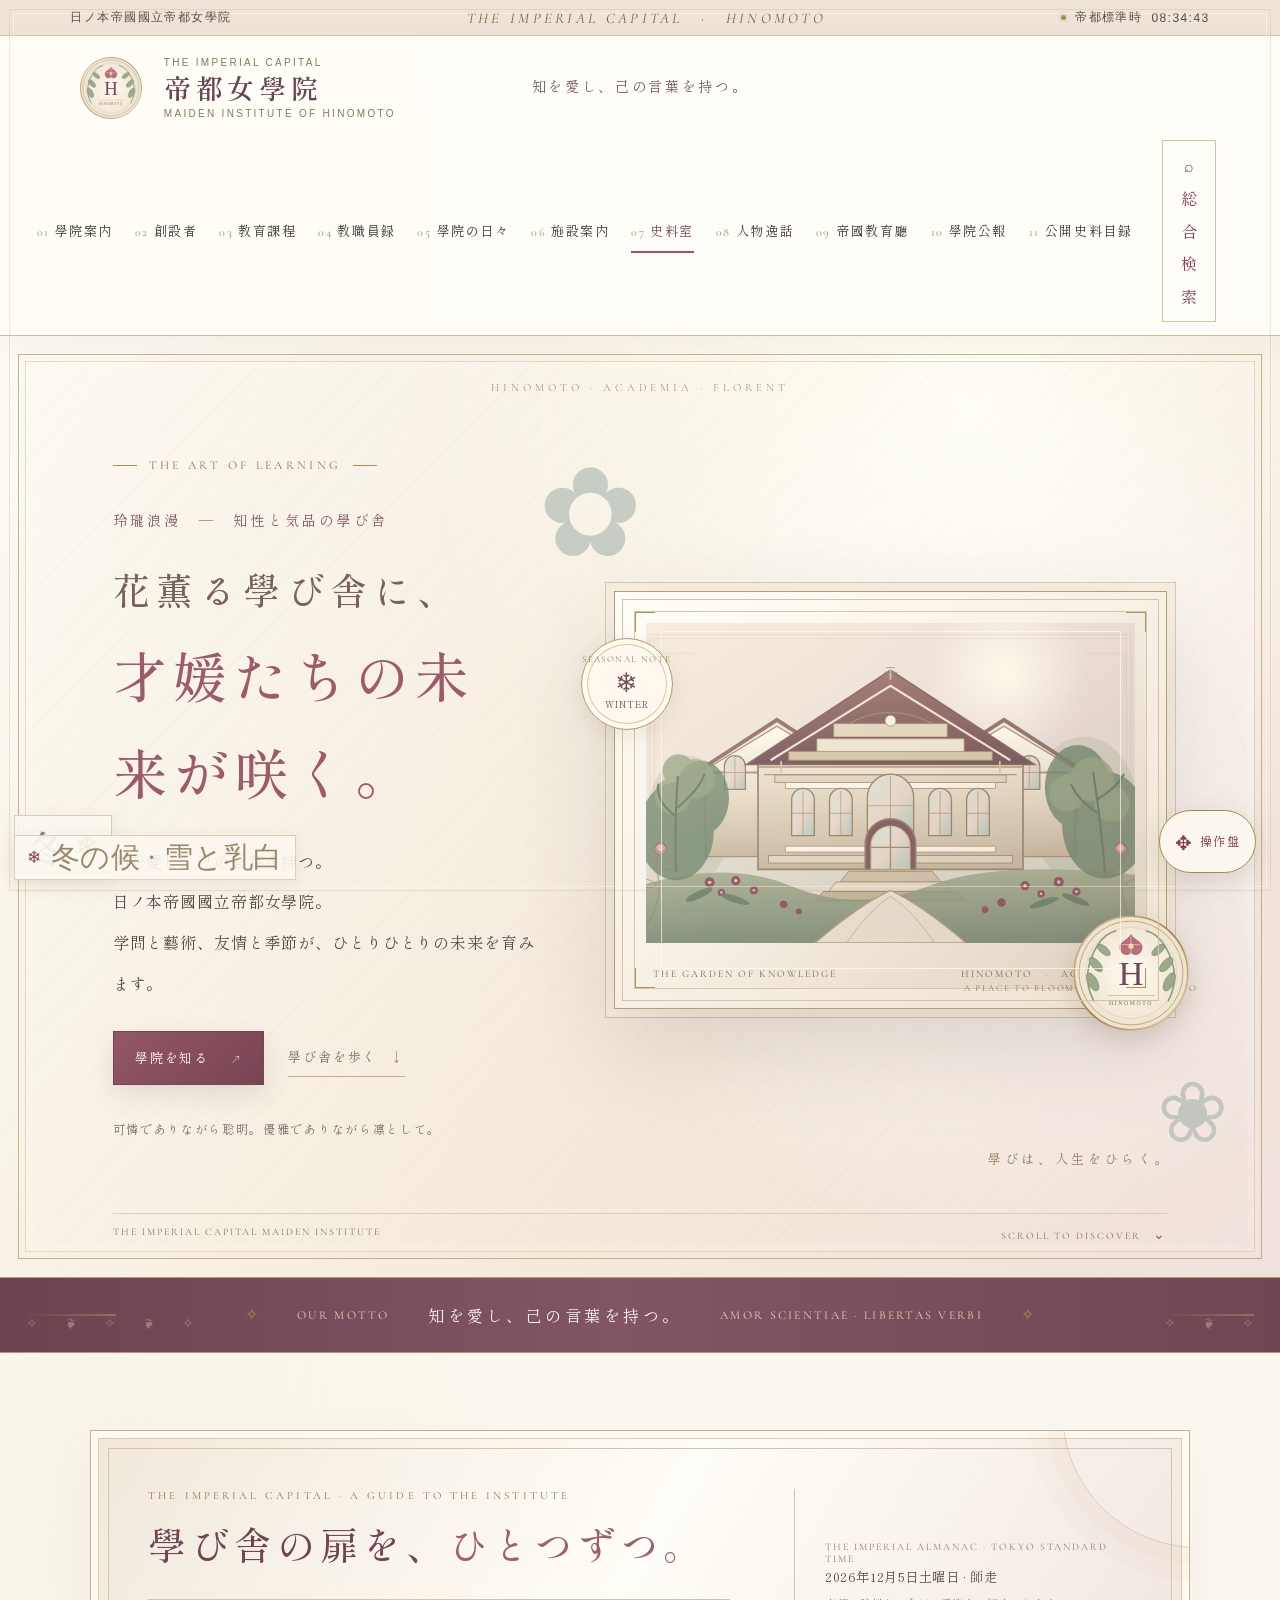
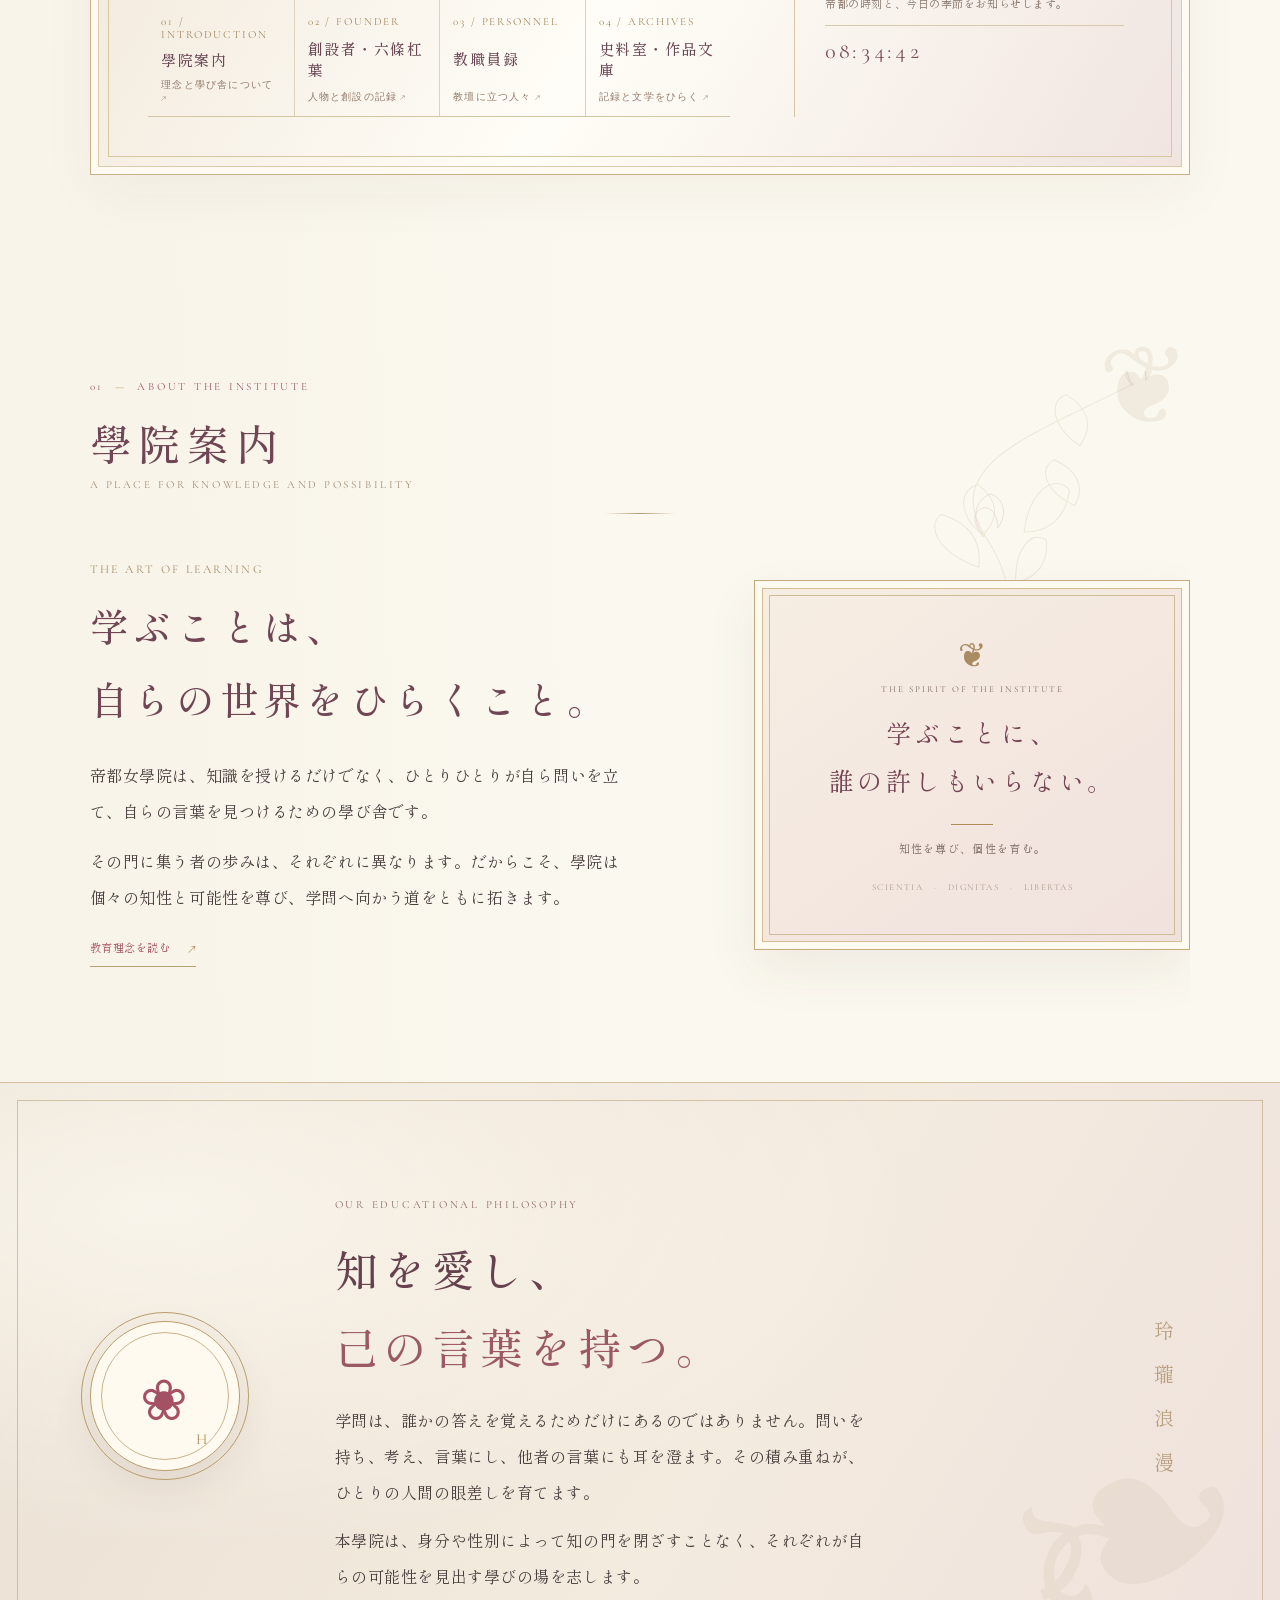
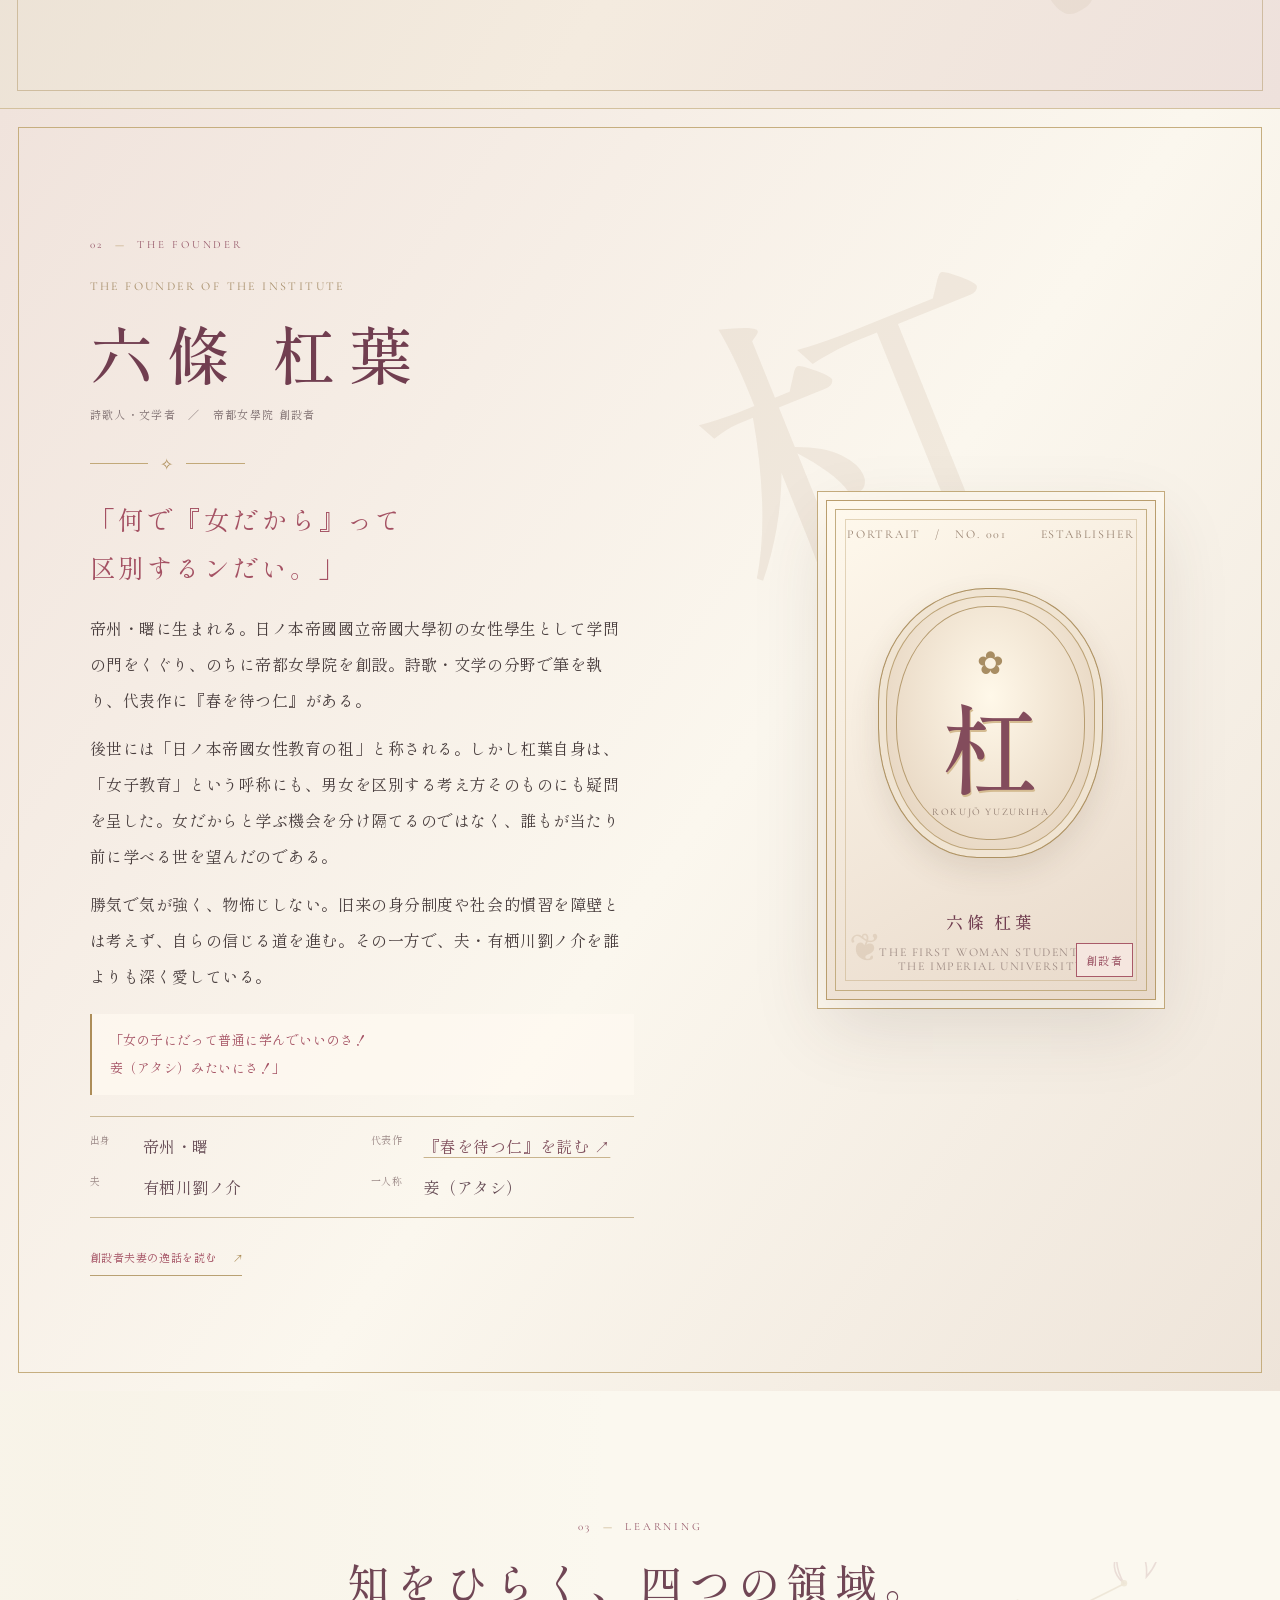
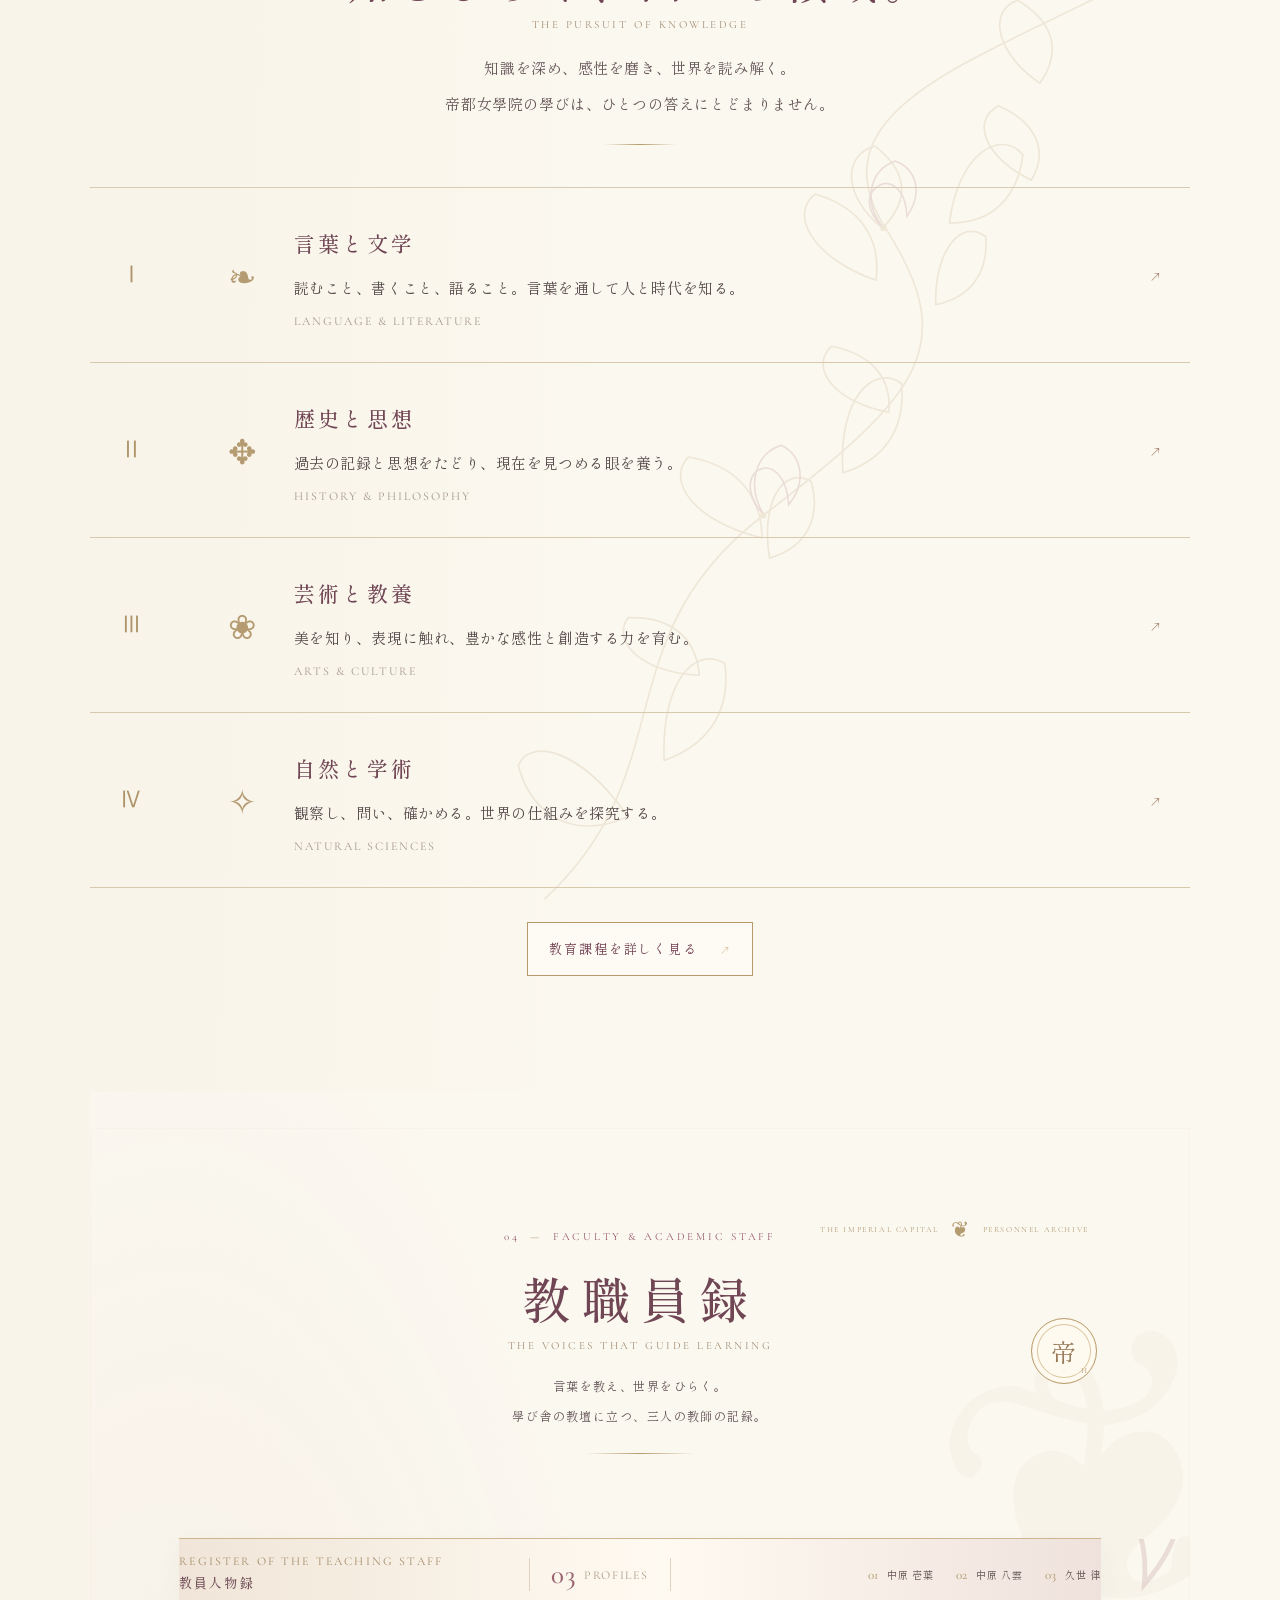
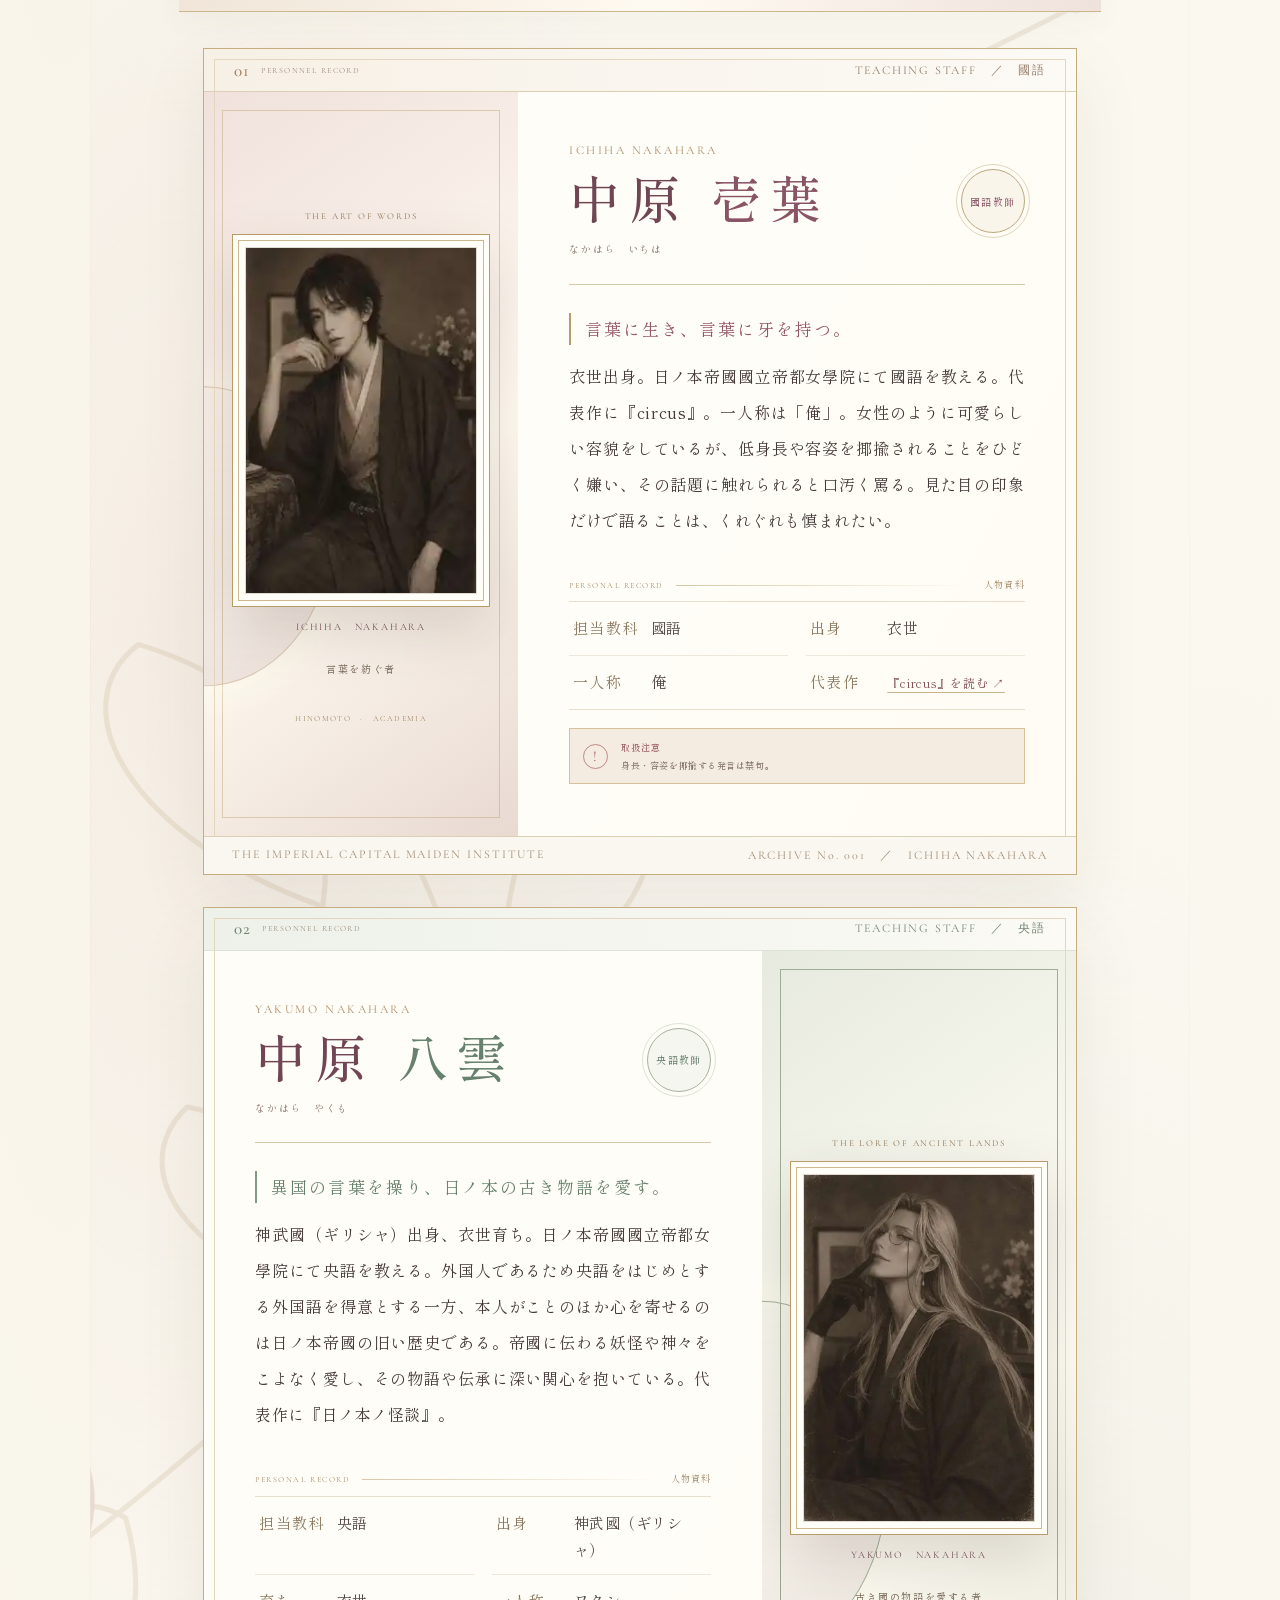
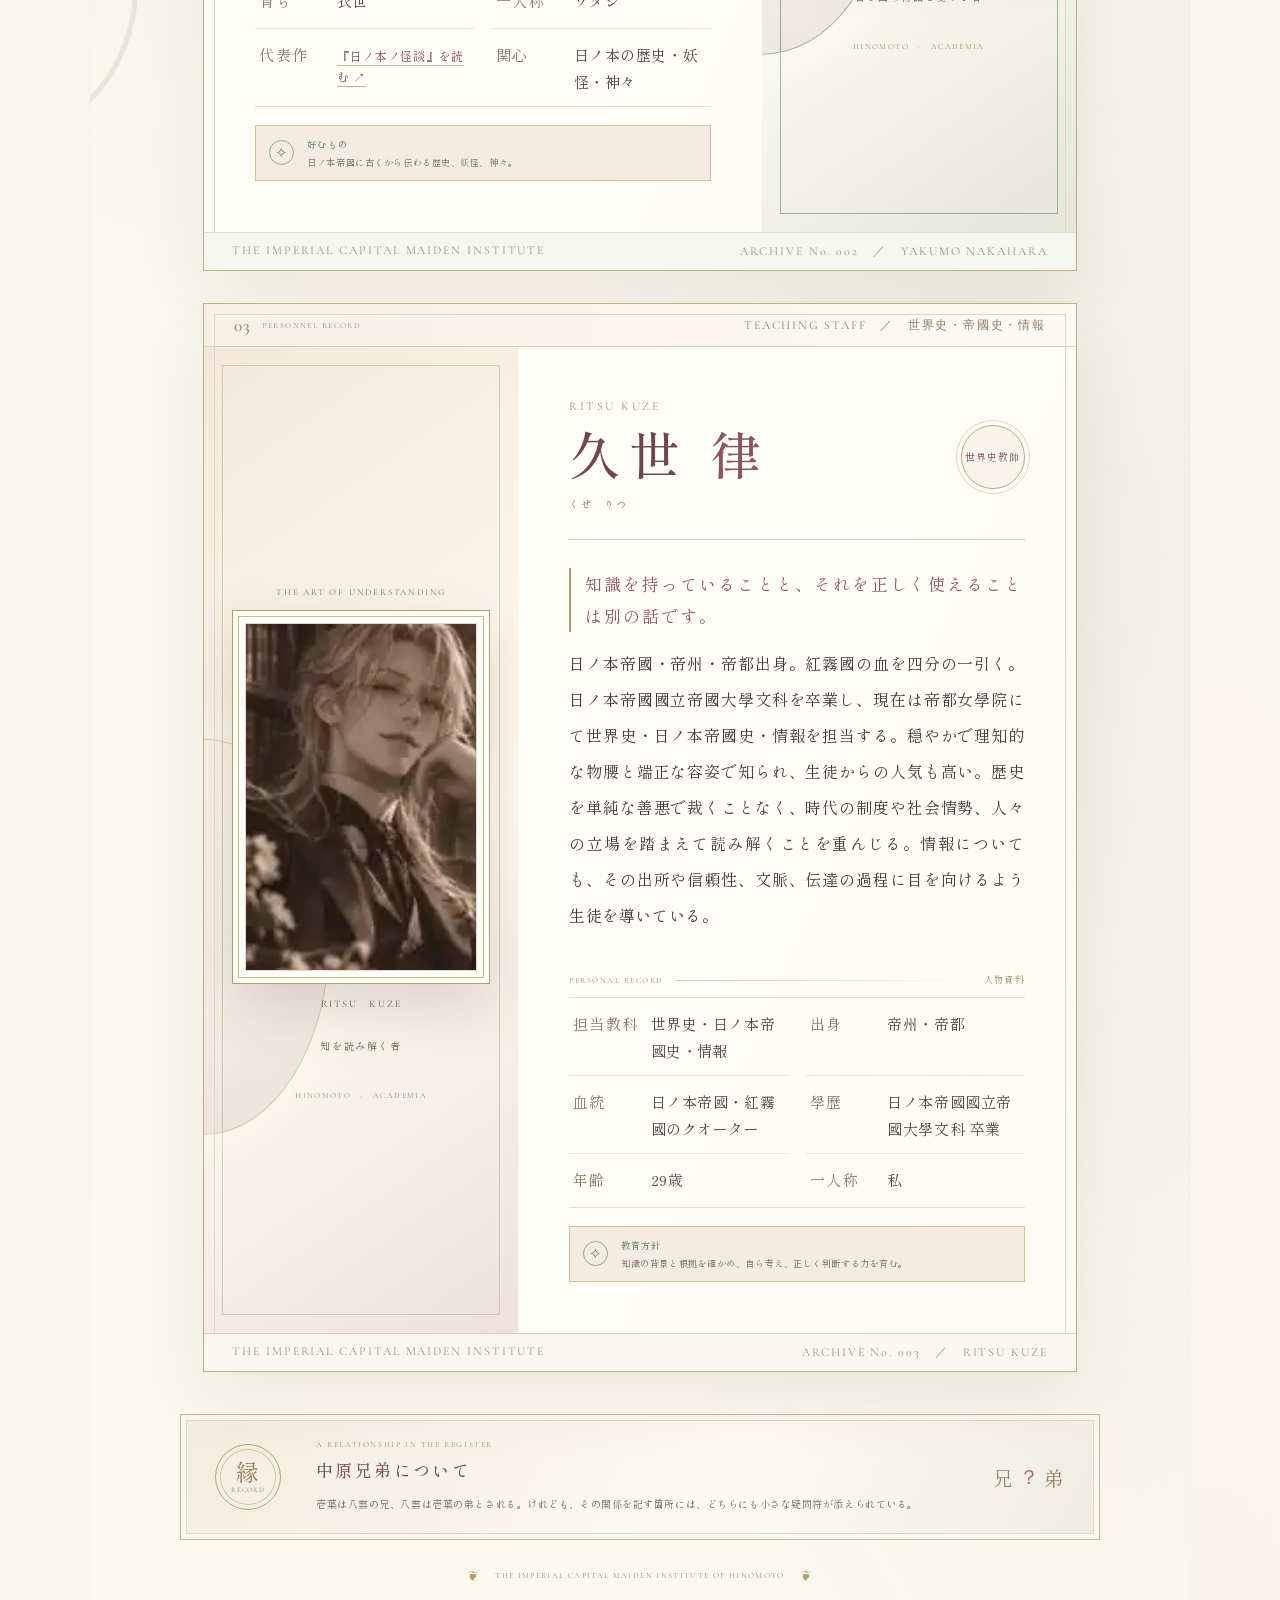
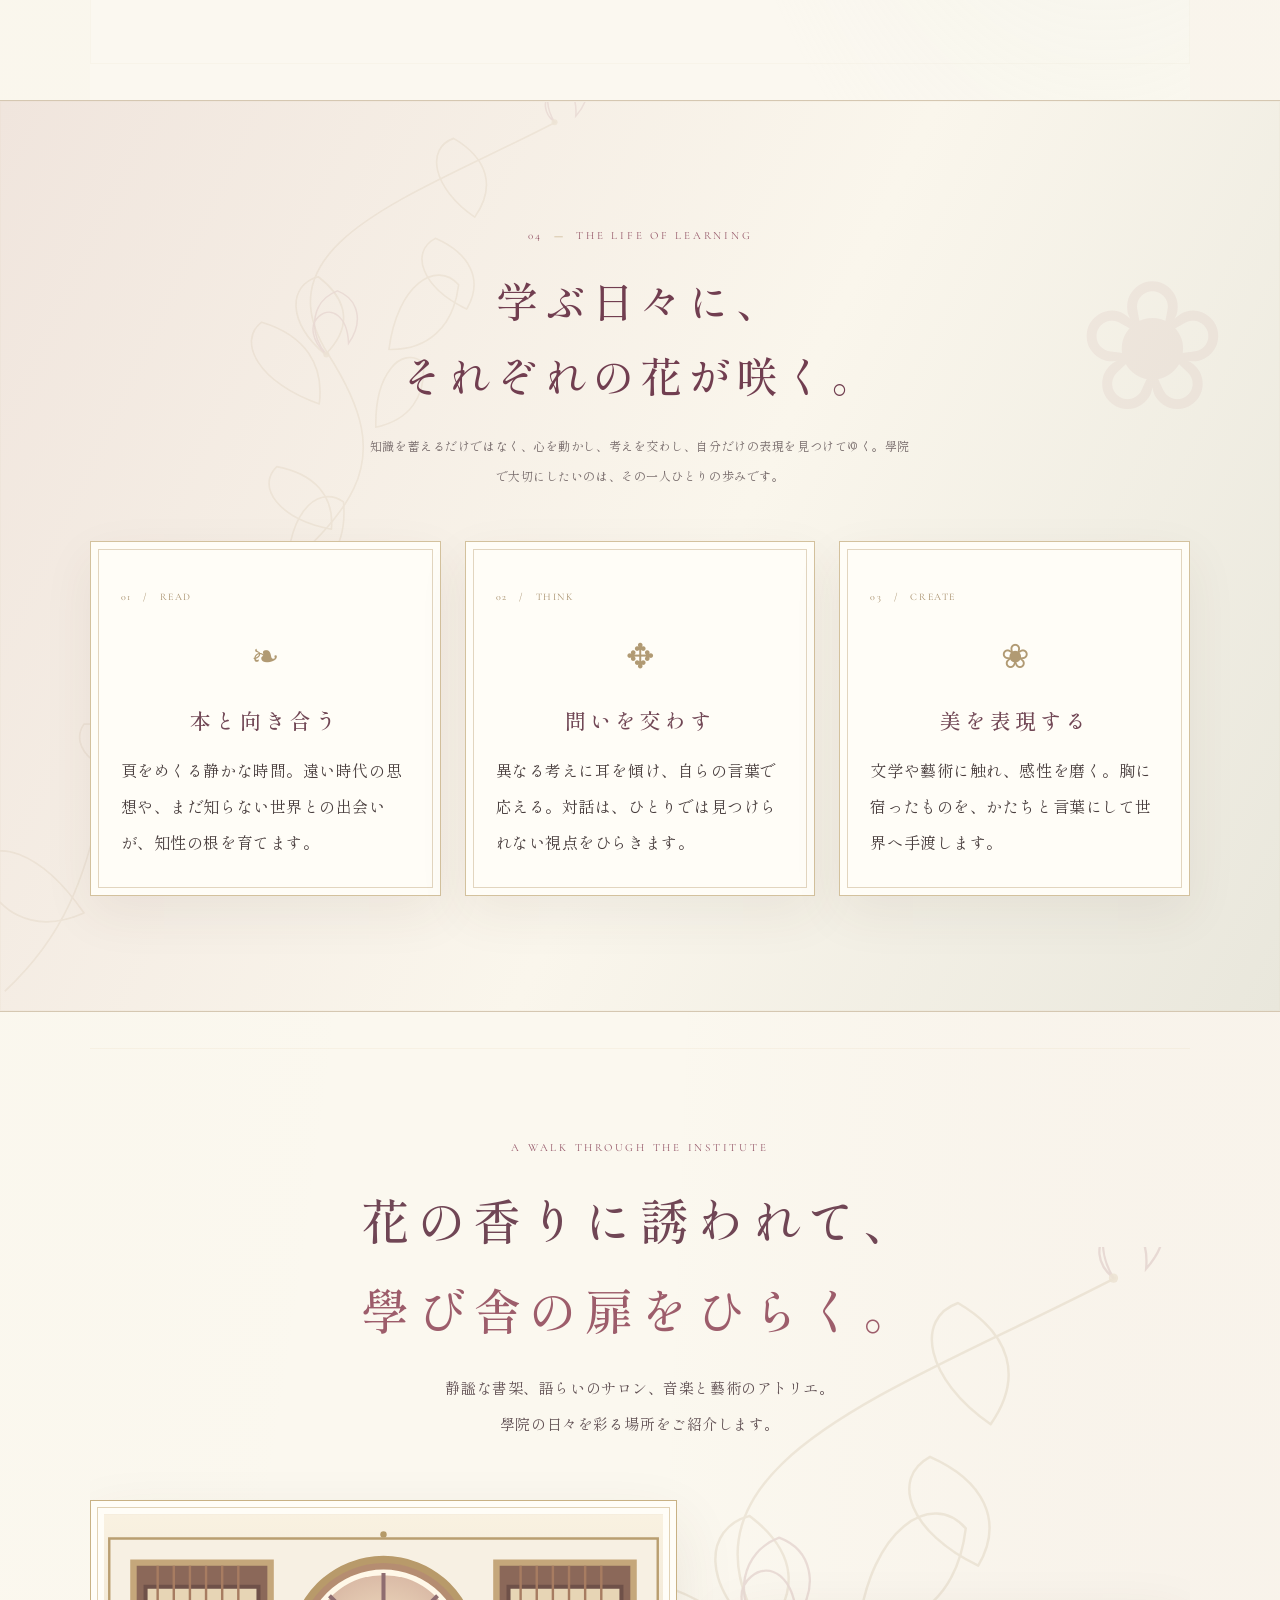
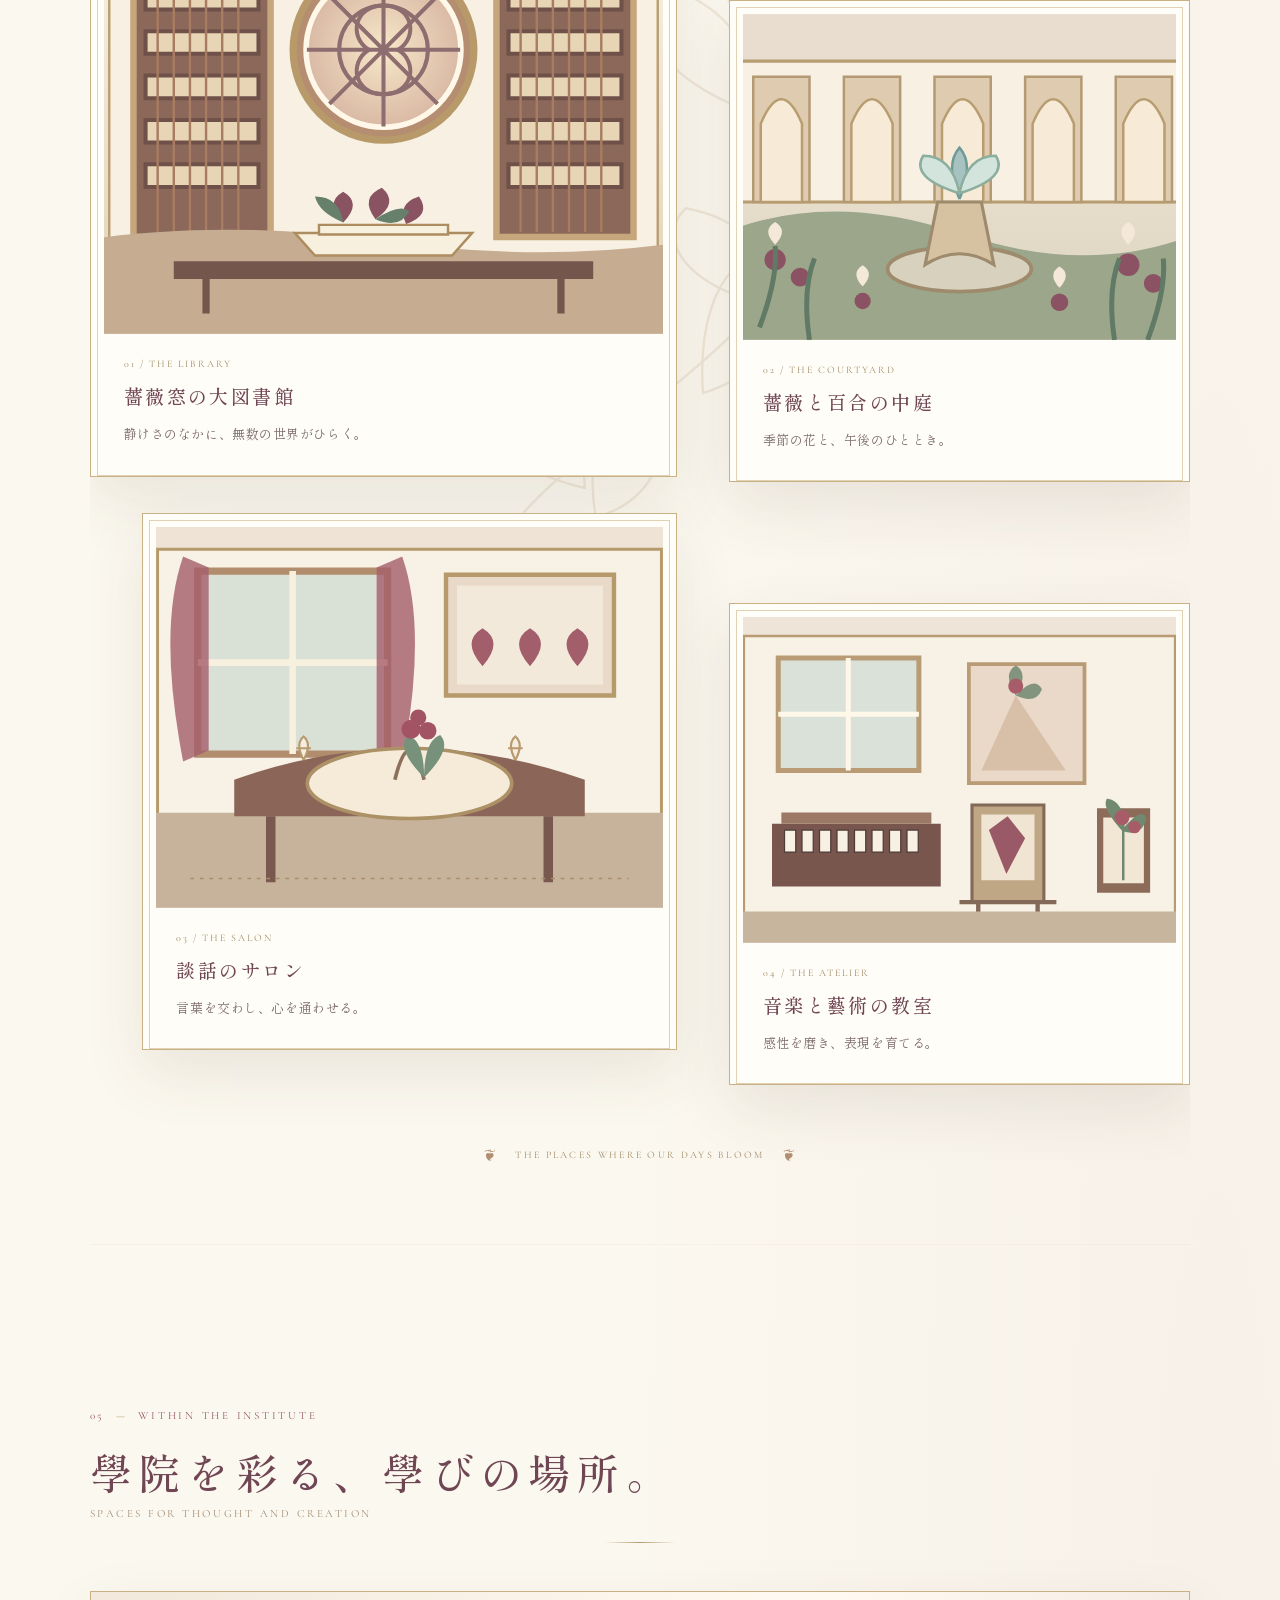
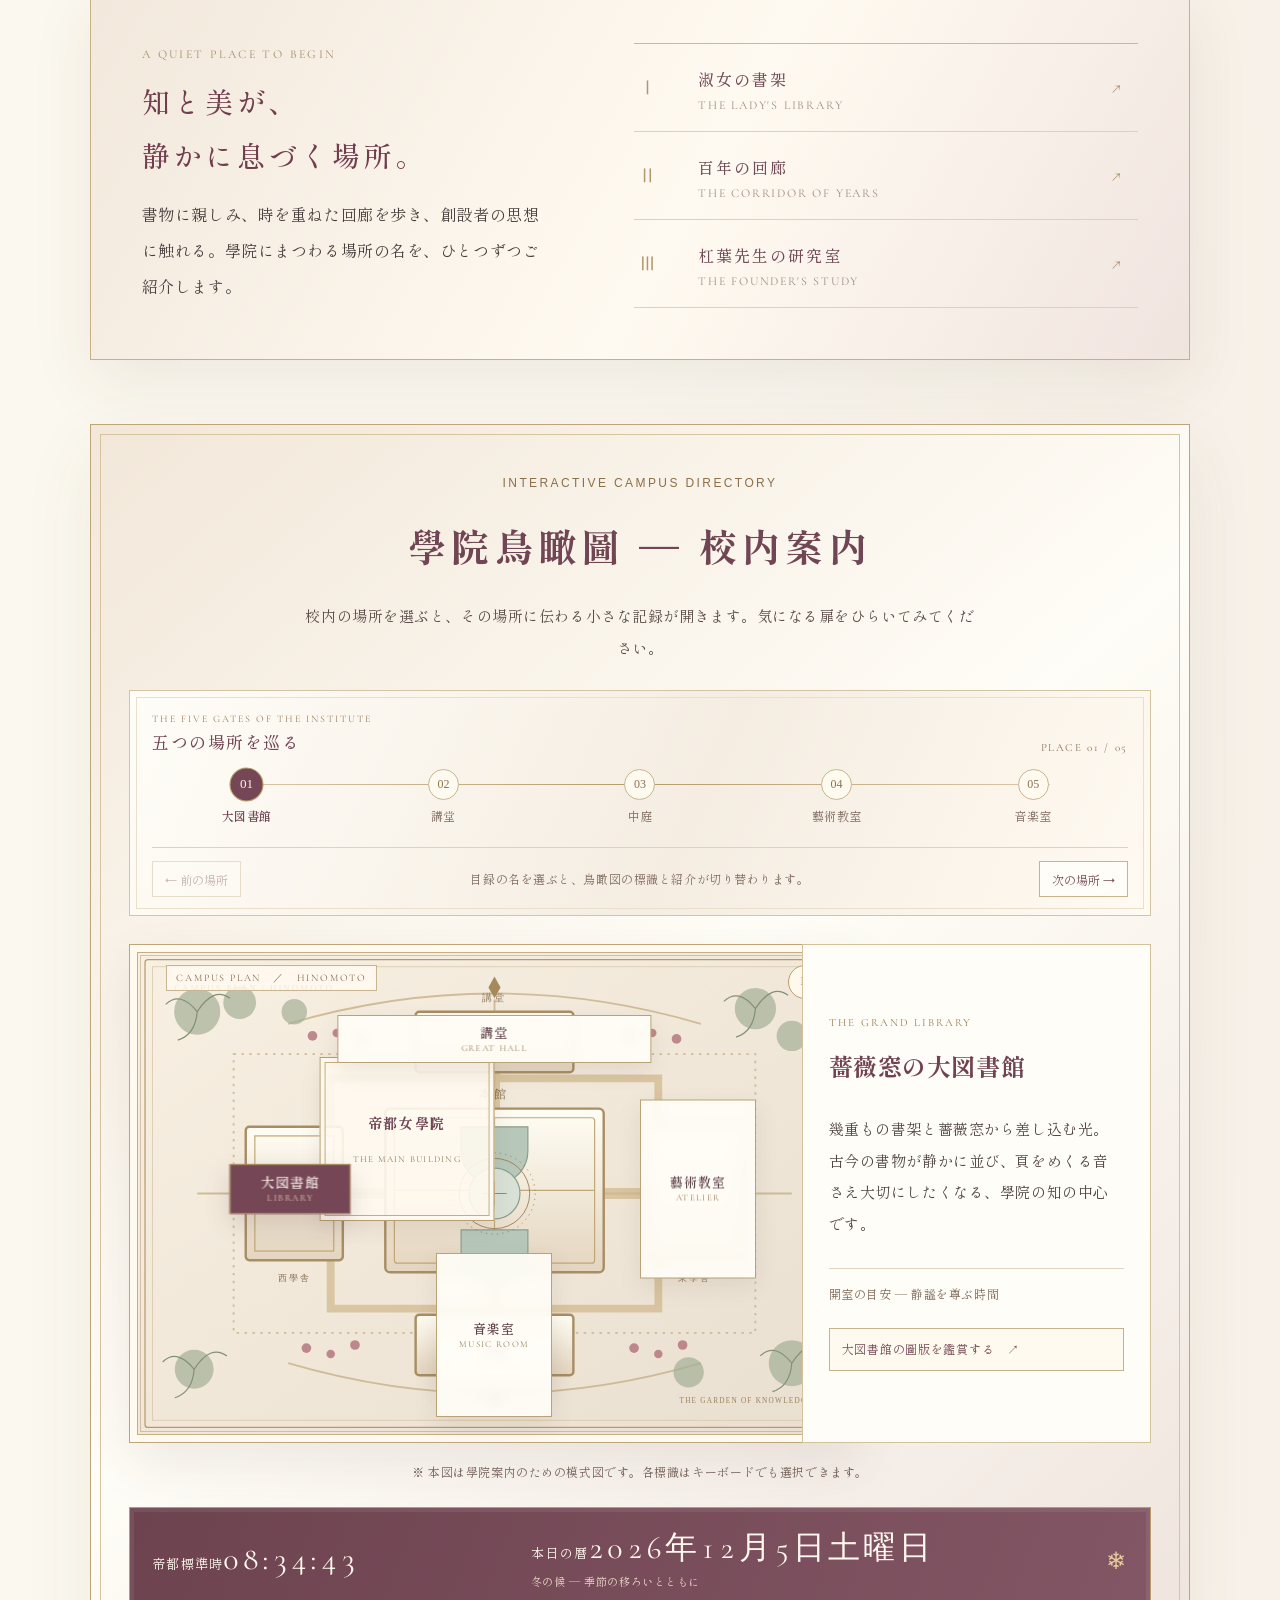
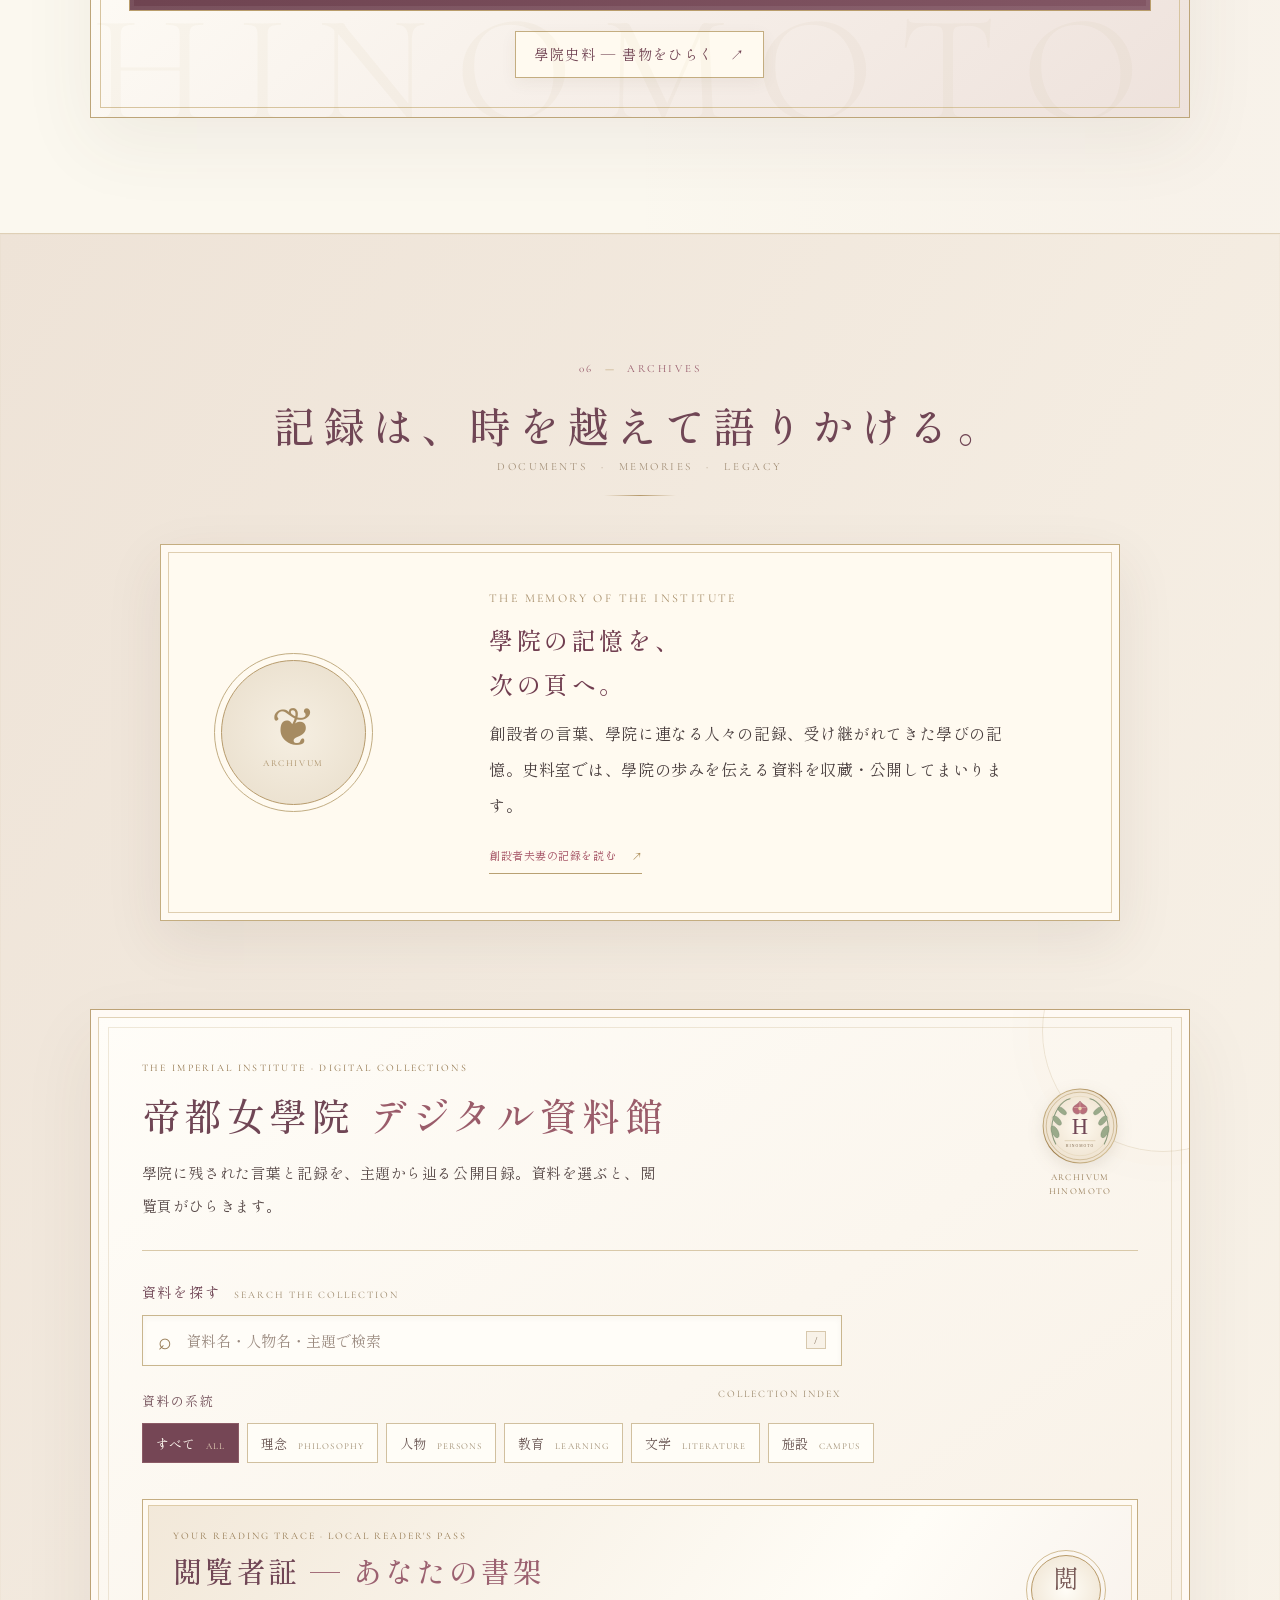
<file: index.html>
<!doctype html>
<html lang="ja">
<head>
  <meta charset="utf-8">
  <meta name="viewport" content="width=device-width, initial-scale=1">
  <meta name="theme-color" content="#f7f2e8">
  <meta name="color-scheme" content="light">
  <meta name="description" content="日ノ本帝國國立帝都女學院。知を愛し、己の言葉を持つ。玲瓏浪漫、花薫る学び舎に才媛たちの未来が咲く。">
  <title>日ノ本帝國國立帝都女學院｜花薫る学び舎、才媛たちの楽園。</title>
  <link rel="preconnect" href="https://fonts.googleapis.com">
  <link rel="preconnect" href="https://fonts.gstatic.com" crossorigin>
  <link href="https://fonts.googleapis.com/css2?family=Cormorant+Garamond:wght@400;500;600&family=Shippori+Mincho:wght@400;500;600;700&display=swap" rel="stylesheet">
  <link rel="stylesheet" href="assets/css/style.css">
  <link rel="stylesheet" href="assets/css/atelier.css">
  <link rel="stylesheet" href="assets/css/legibility.css">
  <link rel="stylesheet" href="assets/css/identity.css">
  <link rel="stylesheet" href="assets/css/maison.css?v=20261111-faculty-cards4">
  <script src="assets/js/main.js" defer></script>
  <script src="assets/js/atelier.js" defer></script>
  <script src="assets/js/interactive.js" defer></script>
  <script src="assets/js/campus-atlas.js?v=20261111-guided-tour" defer></script>
  <script src="assets/js/experience.js" defer></script>
  <script src="assets/js/maison.js" defer></script>
  <link rel="stylesheet" href="assets/css/atelier-masterpiece.css?v=20261111-archive-atelier">
  <link rel="stylesheet" href="assets/css/imperial-world.css?v=20261111-world-atlas">
  <link rel="stylesheet" href="assets/css/rose-regalia.css?v=20261111-rose-regalia-2">
  <script src="assets/js/archive-room.js?v=20261111-archive-room" defer></script>
  <script src="assets/js/rose-regalia.js?v=20261111-rose-regalia-2" defer></script>
  <link rel="stylesheet" href="assets/css/observatory.css?v=20261115-observatory">
  <script src="assets/js/observatory.js?v=20261115-observatory" defer></script>
</head>
<body>
<a class="skip-link" href="#main">本文へ移動</a>
<div class="page-frame" id="top">
  <div class="utility-bar">
    <span>日ノ本帝國國立帝都女學院</span>
    <span class="utility-center">THE IMPERIAL CAPITAL　·　HINOMOTO</span>
    <span class="utility-right"><i class="live-dot" aria-hidden="true"></i> 帝都標準時 <time id="imperial-clock">--:--:--</time></span>
  </div>

  <header class="site-header">
    <div class="masthead">
      <a class="brand" href="index.html" aria-label="日ノ本帝國國立帝都女學院 トップページ">
        <span class="brand-crest" aria-hidden="true"><span>❀</span><i>H</i></span>
        <span class="brand-copy">
          <span class="brand-kicker">THE IMPERIAL CAPITAL</span>
          <span class="brand-name">帝都女學院</span>
          <span class="brand-subtitle">MAIDEN INSTITUTE OF HINOMOTO</span>
        </span>
      </a>
      <p class="masthead-motto">知を愛し、己の言葉を持つ。</p>
      <button class="menu-toggle" id="menu-toggle" type="button" aria-expanded="false" aria-controls="global-nav">
        <span>目録</span><span class="menu-toggle-mark" aria-hidden="true"><i></i><i></i></span>
      </button>
    </div>
    <nav class="global-nav" id="global-nav" aria-label="主要目録">
      <a href="#about"><span>01</span>學院案内</a>
      <a href="#founder"><span>02</span>創設者</a>
      <a href="curriculum.html"><span>03</span>教育課程</a>
      <a href="#faculty"><span>04</span>教職員録</a>
      <a href="#life"><span>05</span>學院の日々</a>
      <a href="#campus"><span>06</span>施設案内</a>
      <a href="#archives"><span>07</span>史料室</a>
      <a href="#stories"><span>08</span>人物逸話</a>
      <a href="https://8fgb66gmt2-stack.github.io/-Ministry-of-Education-of-the-Empire-of-Hinomoto/"><span>09</span>帝國教育廳</a>
      <a href="bulletin.html"><span>10</span>學院公報</a>
      <a href="archive.html"><span>11</span>公開史料目録</a>
    </nav>
  </header>

  <main id="main">
    <section class="hero hero-grand" aria-labelledby="hero-title">
      <div class="hero-engraving" aria-hidden="true">HINOMOTO · ACADEMIA · FLORENT</div>
      <div class="hero-copy" data-reveal>
        <p class="hero-eyebrow"><span class="eyebrow-rule"></span> THE ART OF LEARNING <span class="eyebrow-rule"></span></p>
        <p class="hero-overline">玲瓏浪漫　—　知性と気品の學び舎</p>
        <h1 id="hero-title"><span class="hero-title-small">花薫る學び舎に、</span><em>才媛たちの未来が咲く。</em></h1>
        <p class="hero-description">知を愛し、己の言葉を持つ。<br>日ノ本帝國國立帝都女學院。<br>学問と藝術、友情と季節が、ひとりひとりの未来を育みます。</p>
        <div class="hero-actions">
          <a class="button button-primary" href="#about">學院を知る <span aria-hidden="true">↗</span></a>
          <a class="quiet-link" href="#campus">學び舎を歩く <span aria-hidden="true">↓</span></a>
        </div>
        <p class="hero-caption">可憐でありながら聡明。優雅でありながら凛として。</p>
      </div>
      <figure class="hero-visual" data-reveal>
        <div class="visual-mat">
          <span class="visual-corner visual-corner-tl" aria-hidden="true"></span><span class="visual-corner visual-corner-tr" aria-hidden="true"></span>
          <img src="assets/images/maiden-campus.svg" alt="薔薇の庭園の奥に佇む、帝都女學院の校舎を描いた装飾画" fetchpriority="high" width="1200" height="760">
          <figcaption><span>THE GARDEN OF KNOWLEDGE</span><span>HINOMOTO　·　ACADEMIA</span></figcaption>
          <span class="visual-corner visual-corner-bl" aria-hidden="true"></span><span class="visual-corner visual-corner-br" aria-hidden="true"></span>
        </div>
        <span class="visual-side-note" aria-hidden="true">A PLACE TO BLOOM　—　EST. HINOMOTO</span>
      </figure>
      <div class="hero-vertical" aria-hidden="true">學びは、人生をひらく。</div>
      <div class="hero-bottom"><span>THE IMPERIAL CAPITAL MAIDEN INSTITUTE</span><a href="#about">SCROLL TO DISCOVER <span aria-hidden="true">⌄</span></a></div>
      <span class="hero-flower hero-flower-one" aria-hidden="true">✿</span><span class="hero-flower hero-flower-two" aria-hidden="true">❀</span>
    </section>

    <div class="announcement-ribbon" aria-label="學院の理念">
      <span class="ribbon-flower" aria-hidden="true">✧</span>
      <span class="ribbon-en">OUR MOTTO</span>
      <span class="ribbon-text">知を愛し、己の言葉を持つ。</span>
      <span class="ribbon-en ribbon-latin">AMOR SCIENTIAE · LIBERTAS VERBI</span>
      <span class="ribbon-flower" aria-hidden="true">✧</span>
    </div>

    <section class="about-section section-wrap" id="about">
      <div class="section-heading" data-reveal>
        <span class="section-index">01 <i>—</i> ABOUT THE INSTITUTE</span>
        <h2>學院案内</h2>
        <p class="section-en">A PLACE FOR KNOWLEDGE AND POSSIBILITY</p>
      </div>
      <div class="about-layout">
        <div class="about-lead" data-reveal>
          <p class="eyebrow-small">THE ART OF LEARNING</p>
          <h3>学ぶことは、<br>自らの世界をひらくこと。</h3>
          <p>帝都女學院は、知識を授けるだけでなく、ひとりひとりが自ら問いを立て、自らの言葉を見つけるための學び舎です。</p>
          <p>その門に集う者の歩みは、それぞれに異なります。だからこそ、學院は個々の知性と可能性を尊び、学問へ向かう道をともに拓きます。</p>
          <a class="text-link" href="#philosophy">教育理念を読む <span aria-hidden="true">↗</span></a>
        </div>
        <div class="about-quote" data-reveal>
          <span class="quote-ornament" aria-hidden="true">❦</span>
          <span class="quote-label">THE SPIRIT OF THE INSTITUTE</span>
          <p>学ぶことに、<br>誰の許しもいらない。</p>
          <span class="quote-rule"></span>
          <span class="quote-caption">知性を尊び、個性を育む。</span>
          <span class="quote-latin">SCIENTIA　·　DIGNITAS　·　LIBERTAS</span>
        </div>
      </div>
    </section>

    <section class="philosophy-section" id="philosophy">
      <div class="philosophy-inner section-wrap">
        <div class="philosophy-mark" aria-hidden="true"><span>❀</span><i>H</i></div>
        <div class="philosophy-copy" data-reveal>
          <span class="section-index">OUR EDUCATIONAL PHILOSOPHY</span>
          <h2>知を愛し、<br><em>己の言葉を持つ。</em></h2>
          <p>学問は、誰かの答えを覚えるためだけにあるのではありません。問いを持ち、考え、言葉にし、他者の言葉にも耳を澄ます。その積み重ねが、ひとりの人間の眼差しを育てます。</p>
          <p>本學院は、身分や性別によって知の門を閉ざすことなく、それぞれが自らの可能性を見出す學びの場を志します。</p>
        </div>
        <div class="philosophy-side" aria-hidden="true"><span>玲</span><span>瓏</span><span>浪</span><span>漫</span></div>
      </div>
    </section>

    <section class="founder-section" id="founder">
      <div class="founder-inner section-wrap">
        <div class="founder-copy" data-reveal>
          <span class="section-index">02 <i>—</i> THE FOUNDER</span>
          <p class="eyebrow-small">THE FOUNDER OF THE INSTITUTE</p>
          <h2>六條 <span>杠葉</span></h2>
          <p class="founder-title">詩歌人・文学者　／　帝都女學院 創設者</p>
          <div class="founder-divider"><span>✧</span></div>
          <p class="founder-quote">「何で『女だから』って<br>区別するンだい。」</p>
          <p>帝州・曙に生まれる。日ノ本帝國國立帝國大學初の女性學生として学問の門をくぐり、のちに帝都女學院を創設。詩歌・文学の分野で筆を執り、代表作に『春を待つ仁』がある。</p>
          <p>後世には「日ノ本帝國女性教育の祖」と称される。しかし杠葉自身は、「女子教育」という呼称にも、男女を区別する考え方そのものにも疑問を呈した。女だからと学ぶ機会を分け隔てるのではなく、誰もが当たり前に学べる世を望んだのである。</p>
          <p>勝気で気が強く、物怖じしない。旧来の身分制度や社会的慣習を障壁とは考えず、自らの信じる道を進む。その一方で、夫・有栖川劉ノ介を誰よりも深く愛している。</p>
          <blockquote>「女の子にだって普通に学んでいいのさ！<br>妾（アタシ）みたいにさ！」</blockquote>
          <dl class="founder-facts">
            <div><dt>出身</dt><dd>帝州・曙</dd></div>
            <div><dt>代表作</dt><dd><a class="archive-work-link" href="literature.html#haru-wo-matsu-jin">『春を待つ仁』を読む ↗</a></dd></div>
            <div><dt>夫</dt><dd>有栖川劉ノ介</dd></div>
            <div><dt>一人称</dt><dd>妾（アタシ）</dd></div>
          </dl>
          <a class="text-link" href="#stories">創設者夫妻の逸話を読む <span aria-hidden="true">↗</span></a>
        </div>
        <aside class="founder-portrait" data-reveal aria-label="創設者 六條杠葉の記念意匠">
          <div class="portrait-topline"><span>PORTRAIT　/　NO. 001</span><span>ESTABLISHER</span></div>
          <div class="portrait-medallion">
            <span class="portrait-orbit"></span>
            <span class="portrait-flower" aria-hidden="true">✿</span>
            <strong>杠</strong>
            <span class="portrait-name">ROKUJŌ YUZURIHA</span>
          </div>
          <div class="portrait-caption"><strong>六條 杠葉</strong><span>THE FIRST WOMAN STUDENT OF THE IMPERIAL UNIVERSITY</span></div>
          <span class="portrait-seal">創設者</span>
          <span class="portrait-branch" aria-hidden="true">❦</span>
        </aside>
      </div>
    </section>

    <section class="learning-section section-wrap" id="learning">
      <div class="section-heading centered-heading" data-reveal>
        <span class="section-index">03 <i>—</i> LEARNING</span>
        <h2>知をひらく、四つの領域。</h2>
        <p class="section-en">THE PURSUIT OF KNOWLEDGE</p>
        <p class="heading-description">知識を深め、感性を磨き、世界を読み解く。<br>帝都女學院の學びは、ひとつの答えにとどまりません。</p>
      </div>
      <div class="learning-list">
        <article class="learning-entry" data-reveal>
          <span class="learning-number">Ⅰ</span><span class="learning-symbol" aria-hidden="true">❧</span>
          <div><h3>言葉と文学</h3><p>読むこと、書くこと、語ること。言葉を通して人と時代を知る。</p><span class="learning-en">LANGUAGE &amp; LITERATURE</span></div>
          <span class="learning-arrow" aria-hidden="true">↗</span>
        </article>
        <article class="learning-entry" data-reveal>
          <span class="learning-number">Ⅱ</span><span class="learning-symbol" aria-hidden="true">✥</span>
          <div><h3>歴史と思想</h3><p>過去の記録と思想をたどり、現在を見つめる眼を養う。</p><span class="learning-en">HISTORY &amp; PHILOSOPHY</span></div>
          <span class="learning-arrow" aria-hidden="true">↗</span>
        </article>
        <article class="learning-entry" data-reveal>
          <span class="learning-number">Ⅲ</span><span class="learning-symbol" aria-hidden="true">❀</span>
          <div><h3>芸術と教養</h3><p>美を知り、表現に触れ、豊かな感性と創造する力を育む。</p><span class="learning-en">ARTS &amp; CULTURE</span></div>
          <span class="learning-arrow" aria-hidden="true">↗</span>
        </article>
        <article class="learning-entry" data-reveal>
          <span class="learning-number">Ⅳ</span><span class="learning-symbol" aria-hidden="true">✧</span>
          <div><h3>自然と学術</h3><p>観察し、問い、確かめる。世界の仕組みを探究する。</p><span class="learning-en">NATURAL SCIENCES</span></div>
          <span class="learning-arrow" aria-hidden="true">↗</span>
        </article>
      </div>
      <div class="learning-more"><a class="button button-outline" href="curriculum.html">教育課程を詳しく見る <span aria-hidden="true">↗</span></a></div>
    </section>


    <section class="faculty-section section-wrap" id="faculty">
      <div class="faculty-heading-wrap" data-reveal>
        <div class="faculty-heading-side" aria-hidden="true">
          <span>THE IMPERIAL CAPITAL</span>
          <i>❦</i>
          <span>PERSONNEL ARCHIVE</span>
        </div>
        <div class="section-heading centered-heading">
          <span class="section-index">04 <i>—</i> FACULTY &amp; ACADEMIC STAFF</span>
          <h2>教職員録</h2>
          <p class="section-en">THE VOICES THAT GUIDE LEARNING</p>
          <p class="heading-description">言葉を教え、世界をひらく。<br>學び舎の教壇に立つ、三人の教師の記録。</p>
        </div>
        <div class="faculty-heading-seal" aria-hidden="true"><span>帝</span><i>H</i></div>
      </div>

      <div class="faculty-indexbar">
        <div class="faculty-indexbar-title">
          <span class="faculty-indexbar-kicker">REGISTER OF THE TEACHING STAFF</span>
          <strong>教員人物録</strong>
        </div>
        <span class="faculty-indexbar-count"><b>03</b><small>PROFILES</small></span>
        <nav class="faculty-indexbar-nav" aria-label="教員人物録">
          <a href="#faculty-ichiha"><span>01</span> 中原 壱葉</a>
          <a href="#faculty-yakumo"><span>02</span> 中原 八雲</a>
          <a href="#faculty-ritsu"><span>03</span> 久世 律</a>
        </nav>
      </div>

      <div class="faculty-register" aria-label="帝都女學院 教員紹介">
        <article class="faculty-entry faculty-entry-ichiha" id="faculty-ichiha" data-reveal aria-labelledby="faculty-ichiha-name">
          <header class="faculty-entry-topline">
            <span class="faculty-record-label"><b>01</b><i>PERSONNEL RECORD</i></span>
            <span class="faculty-record-status">TEACHING STAFF　／　國語</span>
          </header>
          <div class="faculty-entry-grid">
            <div class="faculty-entry-identity faculty-entry-identity-photo">
              <span class="faculty-identity-caption">THE ART OF WORDS</span>
              <figure class="faculty-portrait-frame">
                <img src="assets/images/ichiha-portrait-corrected.webp" alt="中原壱葉の肖像写真" width="420" height="630" loading="lazy" decoding="async">
              </figure>
              <span class="faculty-identity-name">ICHIHA　NAKAHARA</span>
              <span class="faculty-identity-vertical">言葉を紡ぐ者</span>
              <span class="faculty-identity-bottom">HINOMOTO　·　ACADEMIA</span>
            </div>
            <div class="faculty-entry-copy">
              <div class="faculty-name-header">
                <div>
                  <p class="faculty-name-en">ICHIHA NAKAHARA</p>
                  <h3 id="faculty-ichiha-name">中原 <em>壱葉</em></h3>
                  <p class="faculty-reading">なかはら　いちは</p>
                </div>
                <span class="faculty-subject-seal">國語<br>教師</span>
              </div>
              <p class="faculty-entry-lead">言葉に生き、言葉に牙を持つ。</p>
              <p class="faculty-entry-biography">衣世出身。日ノ本帝國國立帝都女學院にて國語を教える。代表作に『circus』。一人称は「俺」。女性のように可愛らしい容貌をしているが、低身長や容姿を揶揄されることをひどく嫌い、その話題に触れられると口汚く罵る。見た目の印象だけで語ることは、くれぐれも慎まれたい。</p>

              <div class="faculty-detail-heading"><span>PERSONAL RECORD</span><i></i><b>人物資料</b></div>
              <dl class="faculty-data-grid">
                <div><dt>担当教科</dt><dd>國語</dd></div>
                <div><dt>出身</dt><dd>衣世</dd></div>
                <div><dt>一人称</dt><dd>俺</dd></div>
                <div><dt>代表作</dt><dd class="faculty-work-title"><a class="archive-work-link" href="literature.html#circus">『circus』を読む ↗</a></dd></div>
              </dl>
              <div class="faculty-entry-note faculty-entry-note-warning">
                <span class="faculty-note-mark" aria-hidden="true">!</span>
                <span><b>取扱注意</b><small>身長・容姿を揶揄する発言は禁句。</small></span>
              </div>
            </div>
          </div>
          <footer class="faculty-entry-footer">
            <span>THE IMPERIAL CAPITAL MAIDEN INSTITUTE</span>
            <span>ARCHIVE No. 001　／　ICHIHA NAKAHARA</span>
          </footer>
        </article>

        <article class="faculty-entry faculty-entry-yakumo" id="faculty-yakumo" data-reveal aria-labelledby="faculty-yakumo-name">
          <header class="faculty-entry-topline">
            <span class="faculty-record-label"><b>02</b><i>PERSONNEL RECORD</i></span>
            <span class="faculty-record-status">TEACHING STAFF　／　央語</span>
          </header>
          <div class="faculty-entry-grid">
            <div class="faculty-entry-identity faculty-entry-identity-photo">
              <span class="faculty-identity-caption">THE LORE OF ANCIENT LANDS</span>
              <figure class="faculty-portrait-frame">
                <img src="assets/images/yakumo-portrait.webp" alt="中原八雲の肖像写真" width="420" height="630" loading="lazy" decoding="async">
              </figure>
              <span class="faculty-identity-name">YAKUMO　NAKAHARA</span>
              <span class="faculty-identity-vertical">古き國の物語を愛する者</span>
              <span class="faculty-identity-bottom">HINOMOTO　·　ACADEMIA</span>
            </div>
            <div class="faculty-entry-copy">
              <div class="faculty-name-header">
                <div>
                  <p class="faculty-name-en">YAKUMO NAKAHARA</p>
                  <h3 id="faculty-yakumo-name">中原 <em>八雲</em></h3>
                  <p class="faculty-reading">なかはら　やくも</p>
                </div>
                <span class="faculty-subject-seal">央語<br>教師</span>
              </div>
              <p class="faculty-entry-lead">異国の言葉を操り、日ノ本の古き物語を愛す。</p>
              <p class="faculty-entry-biography">神武國（ギリシャ）出身、衣世育ち。日ノ本帝國國立帝都女學院にて央語を教える。外国人であるため央語をはじめとする外国語を得意とする一方、本人がことのほか心を寄せるのは日ノ本帝國の旧い歴史である。帝國に伝わる妖怪や神々をこよなく愛し、その物語や伝承に深い関心を抱いている。代表作に『日ノ本ノ怪談』。</p>

              <div class="faculty-detail-heading"><span>PERSONAL RECORD</span><i></i><b>人物資料</b></div>
              <dl class="faculty-data-grid faculty-data-grid-yakumo">
                <div><dt>担当教科</dt><dd>央語</dd></div>
                <div><dt>出身</dt><dd>神武國（ギリシャ）</dd></div>
                <div><dt>育ち</dt><dd>衣世</dd></div>
                <div><dt>一人称</dt><dd>ワタシ</dd></div>
                <div><dt>代表作</dt><dd class="faculty-work-title"><a class="archive-work-link" href="literature.html#nihon-kaidan">『日ノ本ノ怪談』を読む ↗</a></dd></div>
                <div><dt>関心</dt><dd>日ノ本の歴史・妖怪・神々</dd></div>
              </dl>
              <div class="faculty-entry-note faculty-entry-note-interest">
                <span class="faculty-note-mark" aria-hidden="true">✧</span>
                <span><b>好むもの</b><small>日ノ本帝國に古くから伝わる歴史、妖怪、神々。</small></span>
              </div>
            </div>
          </div>
          <footer class="faculty-entry-footer">
            <span>THE IMPERIAL CAPITAL MAIDEN INSTITUTE</span>
            <span>ARCHIVE No. 002　／　YAKUMO NAKAHARA</span>
          </footer>
        </article>
        <article class="faculty-entry faculty-entry-ritsu" id="faculty-ritsu" data-reveal aria-labelledby="faculty-ritsu-name">
          <header class="faculty-entry-topline">
            <span class="faculty-record-label"><b>03</b><i>PERSONNEL RECORD</i></span>
            <span class="faculty-record-status">TEACHING STAFF　／　世界史・帝國史・情報</span>
          </header>
          <div class="faculty-entry-grid">
            <div class="faculty-entry-identity faculty-entry-identity-photo">
              <span class="faculty-identity-caption">THE ART OF UNDERSTANDING</span>
              <figure class="faculty-portrait-frame">
                <img src="assets/images/kuze-ritsu-portrait.webp" alt="久世律の肖像写真" width="420" height="630" loading="lazy" decoding="async">
              </figure>
              <span class="faculty-identity-name">RITSU　KUZE</span>
              <span class="faculty-identity-vertical">知を読み解く者</span>
              <span class="faculty-identity-bottom">HINOMOTO　·　ACADEMIA</span>
            </div>
            <div class="faculty-entry-copy">
              <div class="faculty-name-header">
                <div>
                  <p class="faculty-name-en">RITSU KUZE</p>
                  <h3 id="faculty-ritsu-name">久世 <em>律</em></h3>
                  <p class="faculty-reading">くぜ　りつ</p>
                </div>
                <span class="faculty-subject-seal">世界史<br>教師</span>
              </div>
              <p class="faculty-entry-lead">知識を持っていることと、それを正しく使えることは別の話です。</p>
              <p class="faculty-entry-biography">日ノ本帝國・帝州・帝都出身。紅霧國の血を四分の一引く。日ノ本帝國國立帝國大學文科を卒業し、現在は帝都女學院にて世界史・日ノ本帝國史・情報を担当する。穏やかで理知的な物腰と端正な容姿で知られ、生徒からの人気も高い。歴史を単純な善悪で裁くことなく、時代の制度や社会情勢、人々の立場を踏まえて読み解くことを重んじる。情報についても、その出所や信頼性、文脈、伝達の過程に目を向けるよう生徒を導いている。</p>

              <div class="faculty-detail-heading"><span>PERSONAL RECORD</span><i></i><b>人物資料</b></div>
              <dl class="faculty-data-grid faculty-data-grid-yakumo">
                <div><dt>担当教科</dt><dd>世界史・日ノ本帝國史・情報</dd></div>
                <div><dt>出身</dt><dd>帝州・帝都</dd></div>
                <div><dt>血統</dt><dd>日ノ本帝國・紅霧國のクオーター</dd></div>
                <div><dt>學歷</dt><dd>日ノ本帝國國立帝國大學文科 卒業</dd></div>
                <div><dt>年齢</dt><dd>29歳</dd></div>
                <div><dt>一人称</dt><dd>私</dd></div>
              </dl>
              <div class="faculty-entry-note faculty-entry-note-interest">
                <span class="faculty-note-mark" aria-hidden="true">✧</span>
                <span><b>教育方針</b><small>知識の背景と根拠を確かめ、自ら考え、正しく判断する力を育む。</small></span>
              </div>
            </div>
          </div>
          <footer class="faculty-entry-footer">
            <span>THE IMPERIAL CAPITAL MAIDEN INSTITUTE</span>
            <span>ARCHIVE No. 003　／　RITSU KUZE</span>
          </footer>
        </article>
      </div>

      <aside class="faculty-kinship" data-reveal aria-labelledby="faculty-kinship-title">
        <div class="faculty-kinship-seal" aria-hidden="true"><span>縁</span><i>RECORD</i></div>
        <div class="faculty-kinship-copy">
          <p class="faculty-kinship-kicker">A RELATIONSHIP IN THE REGISTER</p>
          <h3 id="faculty-kinship-title">中原兄弟について</h3>
          <p>壱葉は八雲の兄、八雲は壱葉の弟とされる。けれども、その関係を記す箇所には、どちらにも小さな疑問符が添えられている。</p>
        </div>
        <div class="faculty-kinship-mark" role="img" aria-label="兄か弟か、記録には疑問符がある">
          <span>兄</span><i>？</i><span>弟</span>
        </div>
      </aside>
      <p class="faculty-register-caption"><span>❦</span> THE IMPERIAL CAPITAL MAIDEN INSTITUTE OF HINOMOTO <span>❦</span></p>
    </section>

    <section class="life-section" id="life">
      <div class="life-inner section-wrap">
        <div class="life-heading" data-reveal>
          <span class="section-index">04 <i>—</i> THE LIFE OF LEARNING</span>
          <h2>学ぶ日々に、<br>それぞれの花が咲く。</h2>
          <p>知識を蓄えるだけではなく、心を動かし、考えを交わし、自分だけの表現を見つけてゆく。學院で大切にしたいのは、その一人ひとりの歩みです。</p>
        </div>
        <div class="life-columns">
          <article class="life-note" data-reveal><span class="life-note-no">01　/　READ</span><span class="life-note-mark" aria-hidden="true">❧</span><h3>本と向き合う</h3><p>頁をめくる静かな時間。遠い時代の思想や、まだ知らない世界との出会いが、知性の根を育てます。</p></article>
          <article class="life-note life-note-accent" data-reveal><span class="life-note-no">02　/　THINK</span><span class="life-note-mark" aria-hidden="true">✥</span><h3>問いを交わす</h3><p>異なる考えに耳を傾け、自らの言葉で応える。対話は、ひとりでは見つけられない視点をひらきます。</p></article>
          <article class="life-note" data-reveal><span class="life-note-no">03　/　CREATE</span><span class="life-note-mark" aria-hidden="true">❀</span><h3>美を表現する</h3><p>文学や藝術に触れ、感性を磨く。胸に宿ったものを、かたちと言葉にして世界へ手渡します。</p></article>
        </div>
      </div>
    </section>

    <section class="campus-gallery section-wrap" aria-labelledby="gallery-title">
      <div class="gallery-heading" data-reveal>
        <span class="section-index">A WALK THROUGH THE INSTITUTE</span>
        <h2 id="gallery-title">花の香りに誘われて、<br><em>學び舎の扉をひらく。</em></h2>
        <p>静謐な書架、語らいのサロン、音楽と藝術のアトリエ。<br>學院の日々を彩る場所をご紹介します。</p>
      </div>
      <div class="gallery-grid">
        <figure class="gallery-scene gallery-library" id="library" data-reveal><button class="gallery-open" type="button" aria-label="拡大して見る：薔薇窓から光が差す大図書館"><img src="assets/images/rose-library.svg" alt="薔薇窓から光が差す大図書館" loading="lazy" width="760" height="520"></button><figcaption><span class="gallery-no">01 / THE LIBRARY</span><strong>薔薇窓の大図書館</strong><small>静けさのなかに、無数の世界がひらく。</small></figcaption></figure>
        <figure class="gallery-scene gallery-garden" id="garden" data-reveal><button class="gallery-open" type="button" aria-label="拡大して見る：噴水と薔薇、百合の咲く中庭"><img src="assets/images/rose-courtyard.svg" alt="噴水と薔薇、百合の咲く中庭" loading="lazy" width="760" height="520"></button><figcaption><span class="gallery-no">02 / THE COURTYARD</span><strong>薔薇と百合の中庭</strong><small>季節の花と、午後のひととき。</small></figcaption></figure>
        <figure class="gallery-scene gallery-salon" id="salon" data-reveal><button class="gallery-open" type="button" aria-label="拡大して見る：窓辺と花のある女學生たちのサロン"><img src="assets/images/rose-salon.svg" alt="窓辺と花のある女學生たちのサロン" loading="lazy" width="760" height="520"></button><figcaption><span class="gallery-no">03 / THE SALON</span><strong>談話のサロン</strong><small>言葉を交わし、心を通わせる。</small></figcaption></figure>
        <figure class="gallery-scene gallery-atelier" id="atelier" data-reveal><button class="gallery-open" type="button" aria-label="拡大して見る：ピアノとイーゼルを備えた藝術教室"><img src="assets/images/rose-atelier.svg" alt="ピアノとイーゼルを備えた藝術教室" loading="lazy" width="760" height="520"></button><figcaption><span class="gallery-no">04 / THE ATELIER</span><strong>音楽と藝術の教室</strong><small>感性を磨き、表現を育てる。</small></figcaption></figure>
      </div>
      <div class="gallery-footnote"><span>❦</span> THE PLACES WHERE OUR DAYS BLOOM <span>❦</span></div>
    </section>
    <section class="campus-section section-wrap" id="campus">
      <div class="section-heading" data-reveal>
        <span class="section-index">05 <i>—</i> WITHIN THE INSTITUTE</span>
        <h2>學院を彩る、學びの場所。</h2>
        <p class="section-en">SPACES FOR THOUGHT AND CREATION</p>
      </div>
      <noscript><div id="campus-nojs" class="campus-nojs"><strong>校内案内 — 静的閲覧</strong><p>大図書館、講堂、薔薇と百合の中庭、藝術教室、音楽室。各施設の紹介は「花の香りに誘われて、學び舎の扉をひらく。」をご覧ください。帝都標準時などの動的表示はJavaScriptを有効にするとご利用いただけます。</p></div></noscript>
      <div class="campus-feature">
        <div class="campus-feature-copy" data-reveal>
          <p class="eyebrow-small">A QUIET PLACE TO BEGIN</p>
          <h3>知と美が、<br>静かに息づく場所。</h3>
          <p>書物に親しみ、時を重ねた回廊を歩き、創設者の思想に触れる。學院にまつわる場所の名を、ひとつずつご紹介します。</p>
        </div>
        <div class="campus-index-list">
          <a class="campus-item" href="#library"><span class="campus-roman">Ⅰ</span><span><strong>淑女の書架</strong><small>THE LADY'S LIBRARY</small></span><i aria-hidden="true">↗</i></a>
          <a class="campus-item" href="#garden"><span class="campus-roman">Ⅱ</span><span><strong>百年の回廊</strong><small>THE CORRIDOR OF YEARS</small></span><i aria-hidden="true">↗</i></a>
          <a class="campus-item" href="#atelier"><span class="campus-roman">Ⅲ</span><span><strong>杠葉先生の研究室</strong><small>THE FOUNDER'S STUDY</small></span><i aria-hidden="true">↗</i></a>
        </div>
      </div>
    </section>

    <section class="archives-section" id="archives">
      <div class="archives-inner section-wrap">
        <div class="section-heading centered-heading" data-reveal>
          <span class="section-index">06 <i>—</i> ARCHIVES</span>
          <h2>記録は、時を越えて語りかける。</h2>
          <p class="section-en">DOCUMENTS　·　MEMORIES　·　LEGACY</p>
        </div>
        <div class="archive-panel" data-reveal>
          <div class="archive-emblem" aria-hidden="true"><span>❦</span><small>ARCHIVUM</small></div>
          <div class="archive-copy">
            <p class="eyebrow-small">THE MEMORY OF THE INSTITUTE</p>
            <h3>學院の記憶を、<br>次の頁へ。</h3>
            <p>創設者の言葉、學院に連なる人々の記録、受け継がれてきた學びの記憶。史料室では、學院の歩みを伝える資料を収蔵・公開してまいります。</p>
            <a class="text-link" href="haruakari.html">創設者夫妻の記録を読む <span aria-hidden="true">↗</span></a>
          </div>
        </div>

        <section class="archive-reading-room" aria-labelledby="archive-room-title">
          <div class="archive-room-heading">
            <div>
              <p class="archive-room-kicker">THE IMPERIAL INSTITUTE · DIGITAL COLLECTIONS</p>
              <h3 id="archive-room-title">帝都女學院 <em>デジタル資料館</em></h3>
              <p>學院に残された言葉と記録を、主題から辿る公開目録。資料を選ぶと、閲覧頁がひらきます。</p>
            </div>
            <div class="archive-room-seal" aria-hidden="true"><img src="assets/images/institute-crest.svg" alt=""><span>ARCHIVUM<br>HINOMOTO</span></div>
          </div>
          <div class="archive-tools">
            <label class="archive-search-label" for="archive-search">資料を探す <span>SEARCH THE COLLECTION</span></label>
            <div class="archive-search-wrap"><span aria-hidden="true">⌕</span><input id="archive-search" type="search" placeholder="資料名・人物名・主題で検索" autocomplete="off"><kbd>/</kbd></div>
            <div class="archive-filter-heading"><span>資料の系統</span><span>COLLECTION INDEX</span></div>
            <div class="archive-filters" role="group" aria-label="資料分類">
              <button type="button" data-archive-filter="all" aria-pressed="true">すべて <small>ALL</small></button>
              <button type="button" data-archive-filter="理念" aria-pressed="false">理念 <small>PHILOSOPHY</small></button>
              <button type="button" data-archive-filter="人物" aria-pressed="false">人物 <small>PERSONS</small></button>
              <button type="button" data-archive-filter="教育" aria-pressed="false">教育 <small>LEARNING</small></button>
              <button type="button" data-archive-filter="文学" aria-pressed="false">文学 <small>LITERATURE</small></button>
              <button type="button" data-archive-filter="施設" aria-pressed="false">施設 <small>CAMPUS</small></button>
            </div>
          </div>
          <section class="archive-passport" id="archive-reader-passport" aria-labelledby="passport-title">
            <div class="passport-heading">
              <div><p class="passport-kicker">YOUR READING TRACE · LOCAL READER'S PASS</p><h4 id="passport-title">閲覧者証 <em>— あなたの書架</em></h4><p>このブラウザに、ひらいた資料・収蔵した資料・読了した資料を記録します。会員登録や外部送信はありません。</p></div>
              <div class="passport-seal" aria-hidden="true"><span>閲</span><small>HINOMOTO<br>ARCHIVUM</small></div>
            </div>
            <div class="passport-stats" aria-label="閲覧者証の記録">
              <div><strong id="passport-open-count">00</strong><span>ひらいた資料</span></div>
              <div><strong id="passport-saved-count">00</strong><span>書架に収蔵</span></div>
              <div><strong id="passport-complete-count">00</strong><span>読了した資料</span></div>
            </div>
            <div class="passport-shelves">
              <section class="passport-shelf" aria-labelledby="passport-saved-title"><div class="passport-shelf-heading"><h5 id="passport-saved-title">私の収蔵書架</h5><span>MY COLLECTION</span></div><div id="passport-saved-list" class="passport-item-list"><p class="passport-empty">まだ書架に収蔵された資料はありません。書物をひらき、「書架へ収蔵」を選んでください。</p></div></section>
              <section class="passport-shelf" aria-labelledby="passport-recent-title"><div class="passport-shelf-heading"><h5 id="passport-recent-title">最近ひらいた頁</h5><span>RECENTLY OPENED</span></div><div id="passport-recent-list" class="passport-item-list"><p class="passport-empty">資料をひらくと、ここに閲覧の足跡が残ります。</p></div></section>
            </div>
            <div class="passport-shelves passport-literary-shelves">
              <section class="passport-shelf" aria-labelledby="passport-bookmark-title"><div class="passport-shelf-heading"><h5 id="passport-bookmark-title">作品文庫の栞</h5><span>BOOKMARKS</span></div><div id="passport-bookmark-list" class="passport-item-list"><p class="passport-empty">栞を挟んだ頁はまだありません。</p></div></section>
              <section class="passport-shelf" aria-labelledby="passport-progress-title"><div class="passport-shelf-heading"><h5 id="passport-progress-title">読書途中の作品</h5><span>READING PROGRESS</span></div><div id="passport-progress-list" class="passport-item-list"><p class="passport-empty">読書を始めると、ここに進捗が記録されます。</p></div></section>
            </div>
            <div class="passport-shelves passport-literary-shelves">
              <section class="passport-shelf" aria-labelledby="passport-author-history-title"><div class="passport-shelf-heading"><h5 id="passport-author-history-title">作者別の読書履歴</h5><span>AUTHOR INDEX</span></div><div id="passport-author-history" class="passport-item-list"><p class="passport-empty">作品をひらくと、作者ごとの読書履歴が記録されます。</p></div></section>
            </div>
            <div class="passport-footer"><span id="passport-storage-note" role="status">記録はこのブラウザ内に保存されます。</span><div><button id="passport-export" type="button">閲覧者証を書き出す ↓</button><button id="passport-clear" type="button">記録を初期化</button></div></div>
          </section>
          <div class="archive-results-head"><span id="archive-result-count" aria-live="polite">公開目録　12件</span><span>SELECT A RECORD TO OPEN</span></div>
          <div class="archive-record-grid" id="archive-record-grid">
            <a class="archive-record" data-record="philosophy" data-category="理念" data-search="教育理念 知を愛し 己の言葉 学問 自由" href="#philosophy"><span class="archive-record-number">COLLECTION　01</span><span class="archive-record-category">理念 · PHILOSOPHY</span><strong>知を愛し、己の言葉を持つ。</strong><span class="archive-record-summary">學院が大切にする、問いを持ち、自ら考え、言葉にするという教育の姿勢。</span><span class="archive-record-open">閲覧する <i aria-hidden="true">↗</i></span></a>
            <a class="archive-record" data-record="founder" data-category="人物" data-search="六條杠葉 創設者 帝國大學 女性學生 曙 有栖川劉ノ介" href="#founder"><span class="archive-record-number">COLLECTION　02</span><span class="archive-record-category">人物 · FOUNDER</span><strong>創設者・六條 杠葉</strong><span class="archive-record-summary">帝國大學初の女性學生であり、帝都女學院を創設した文学者の人物記録。</span><span class="archive-record-open">閲覧する <i aria-hidden="true">↗</i></span></a>
            <a class="archive-record" data-record="curriculum" data-category="教育" data-search="教育課程 四領域 言葉 文学 歴史 思想 芸術 教養 自然 学術" href="curriculum.html"><span class="archive-record-number">COLLECTION　03</span><span class="archive-record-category">教育 · CURRICULUM</span><strong>學びの四つの領域</strong><span class="archive-record-summary">言葉と文学、歴史と思想、芸術と教養、自然と学術。四領域の教育課程。</span><span class="archive-record-open">閲覧する <i aria-hidden="true">↗</i></span></a>
            <a class="archive-record" data-record="ichiha" data-category="人物" data-search="中原壱葉 國語 教師 衣世 circus" href="#faculty-ichiha"><span class="archive-record-number">COLLECTION　04</span><span class="archive-record-category">人物 · PERSONNEL</span><strong>中原 壱葉</strong><span class="archive-record-summary">國語教師。衣世出身。代表作『circus』を持つ教員の人物資料。</span><span class="archive-record-open">閲覧する <i aria-hidden="true">↗</i></span></a>
            <a class="archive-record" data-record="yakumo" data-category="人物" data-search="中原八雲 央語 教師 神武國 日ノ本 怪談" href="#faculty-yakumo"><span class="archive-record-number">COLLECTION　05</span><span class="archive-record-category">人物 · PERSONNEL</span><strong>中原 八雲</strong><span class="archive-record-summary">央語教師。日ノ本の歴史や妖怪、神々を愛する教員の人物資料。</span><span class="archive-record-open">閲覧する <i aria-hidden="true">↗</i></span></a>
            <a class="archive-record" data-record="ritsu" data-category="人物" data-search="久世律 世界史 日ノ本帝國史 情報 教師 帝國大學 文科" href="#faculty-ritsu"><span class="archive-record-number">COLLECTION　12</span><span class="archive-record-category">人物 · PERSONNEL</span><strong>久世 律</strong><span class="archive-record-summary">世界史・日ノ本帝國史・情報を担当する教師。知識の根拠と文脈を重んじる教育者の人物資料。</span><span class="archive-record-open">閲覧する <i aria-hidden="true">↗</i></span></a>
            <a class="archive-record" data-record="haruakari" data-category="文学" data-search="春燈 六條杠葉 有栖川劉ノ介 夫妻 逸話 文学" href="haruakari.html"><span class="archive-record-number">COLLECTION　06</span><span class="archive-record-category">文学 · LITERARY RECORD</span><strong>春燈</strong><span class="archive-record-summary">六條杠葉と有栖川劉ノ介。創設者夫妻の暮らしと、互いの自由を尊ぶ姿を描く独立した読み物。</span><span class="archive-record-open">閲覧する <i aria-hidden="true">↗</i></span></a>
            <a class="archive-record" data-record="campus" data-category="施設" data-search="施設案内 校舎 大図書館 講堂 中庭 藝術教室 音楽室" href="#campus"><span class="archive-record-number">COLLECTION　07</span><span class="archive-record-category">施設 · CAMPUS</span><strong>學び舎の施設案内</strong><span class="archive-record-summary">學院の施設と、校内案内に収められた場所ごとの紹介。</span><span class="archive-record-open">閲覧する <i aria-hidden="true">↗</i></span></a>
            <a class="archive-record" data-record="gallery" data-category="施設" data-search="校内風景 薔薇 百合 図書館 回廊 藝術室 写真" href="#library"><span class="archive-record-number">COLLECTION　08</span><span class="archive-record-category">施設 · VISUAL RECORDS</span><strong>校内風景・圖版</strong><span class="archive-record-summary">薔薇窓の図書館、中庭、サロン、藝術教室。學び舎の風景を収めた圖版。</span><span class="archive-record-open">閲覧する <i aria-hidden="true">↗</i></span></a>

            <a class="archive-record" data-record="circus" data-category="文学" data-search="circus 中原壱葉 國語 代表作 書名索引" href="literature.html#circus"><span class="archive-record-number">COLLECTION　09</span><span class="archive-record-category">文学 · BIBLIOGRAPHY</span><strong>『circus』</strong><span class="archive-record-summary">中原壱葉の散文詩。笑い声の奥に残る孤独と、幕の内側にいる者の独白。</span><span class="archive-record-open">書誌を閲覧する <i aria-hidden="true">↗</i></span></a>
            <a class="archive-record" data-record="nihon-kaidan" data-category="文学" data-search="日ノ本ノ怪談 中原八雲 央語 怪談 神々 妖怪 代表作" href="literature.html#nihon-kaidan"><span class="archive-record-number">COLLECTION　10</span><span class="archive-record-category">文学 · BIBLIOGRAPHY</span><strong>『日ノ本ノ怪談』</strong><span class="archive-record-summary">中原八雲の怪異譚「沖の灯」。海辺の村に残る、帰らぬ人をめぐる静かな物語。</span><span class="archive-record-open">書誌を閲覧する <i aria-hidden="true">↗</i></span></a>
            <a class="archive-record" data-record="haru-wo-matsu-jin" data-category="文学" data-search="春を待つ仁 六條杠葉 代表作 文学 書名索引" href="literature.html#haru-wo-matsu-jin"><span class="archive-record-number">COLLECTION　11</span><span class="archive-record-category">文学 · FOUNDER'S WORK</span><strong>『春を待つ仁』</strong><span class="archive-record-summary">六條杠葉の連作歌篇。人を人として遇する心と、誰もが自らの春を選ぶことを詠む。</span><span class="archive-record-open">書誌を閲覧する <i aria-hidden="true">↗</i></span></a>
          </div>
          <p class="archive-empty" id="archive-empty" hidden>該当する資料は見つかりませんでした。別の言葉、または分類でお探しください。</p>
          <div class="archive-room-foot"><span>資料の内容は、各原資料の記載に基づいています。</span><div class="archive-room-foot-links"><a href="literature.html">作品文庫をひらく <i aria-hidden="true">↗</i></a><a href="#sealed-button">封緘された頁へ <i aria-hidden="true">↗</i></a></div></div>
        </section>
        <dialog class="archive-book-dialog" id="archive-book-dialog" aria-labelledby="archive-book-title">
          <div class="archive-book-frame">
            <button class="archive-book-close" type="button" aria-label="閲覧室を閉じる">閉じる <span aria-hidden="true">×</span></button>
            <div class="archive-book-topline"><span>IMPERIAL CAPITAL MAIDEN INSTITUTE</span><span id="archive-book-number">COLLECTION 01 / 12</span></div>
            <div class="archive-book-content">
              <p class="archive-book-class" id="archive-book-class">PHILOSOPHY · OPEN COLLECTION</p>
              <h3 id="archive-book-title">資料名</h3>
              <p class="archive-book-description" id="archive-book-description"></p>
              <div class="archive-book-rule"><span>❦</span></div>
              <p class="archive-book-note" id="archive-book-note"></p>
              <div class="archive-book-related"><span>RELATED RECORDS　／　関連資料</span><div id="archive-book-related-list"></div></div>

              <div class="archive-book-actions">
                <button type="button" id="archive-book-save" aria-pressed="false">＋ 書架へ収蔵</button>
                <button type="button" id="archive-book-complete" aria-pressed="false">読了として記録</button>
                <span id="archive-book-feedback" role="status">この資料を閲覧者証に記録できます。</span>
              </div>
              <a class="archive-book-source" id="archive-book-source" href="#philosophy">原資料をひらく <span aria-hidden="true">↗</span></a>
            </div>
            <div class="archive-book-controls"><button type="button" id="archive-book-prev">← 前の資料</button><span id="archive-book-count" aria-live="polite">01 / 12</span><button type="button" id="archive-book-next">次の資料 →</button></div>
            <span class="archive-book-watermark" aria-hidden="true">H</span>
          </div>
        </dialog>
        <dialog class="portrait-viewer" id="portrait-viewer" aria-label="教職員肖像写真の拡大表示">
          <button class="portrait-viewer-close" type="button">閉じる　×</button>
          <figure><img alt=""><figcaption></figcaption></figure>
        </dialog>

        <section class="archive-chronicle" id="institute-chronicle" aria-labelledby="chronicle-title" data-reveal>
          <header class="world-section-heading">
            <p class="world-kicker">THE INSTITUTE THROUGH THE YEARS · CHRONICLE</p>
            <h3 id="chronicle-title">學院の歩みを、<em>記録から辿る。</em></h3>
            <p>一人の學びへの願いから、學び舎の理念へ。現存する記録が伝える出来事を、その前後関係に沿って並べました。</p>
          </header>
          <div class="chronicle-track" aria-label="帝都女學院の歩み">
            <article class="chronicle-entry"><span class="chronicle-index">01 <i>／ BEFORE THE FOUNDATION</i></span><span class="chronicle-mark" aria-hidden="true">❧</span><h4>学問の門をくぐる</h4><p>帝州・曙に生まれた六條杠葉は、日ノ本帝國國立帝國大學初の女性學生として学問の門をくぐる。</p><a href="#founder">六條杠葉の人物記録 <span aria-hidden="true">↗</span></a></article>
            <article class="chronicle-entry"><span class="chronicle-index">02 <i>／ THE FOUNDATION</i></span><span class="chronicle-mark" aria-hidden="true">✧</span><h4>學びの場を拓く</h4><p>のちに杠葉は帝都女學院を創設する。学びたいと願う者が、自らの知性を育てられる場所をひらいた。</p><a href="#about">學院案内を読む <span aria-hidden="true">↗</span></a></article>
            <article class="chronicle-entry"><span class="chronicle-index">03 <i>／ THE PRINCIPLE</i></span><span class="chronicle-mark" aria-hidden="true">❦</span><h4>学びを隔てない理念</h4><p>女だけを隔てるためではなく、誰もが同じように学び、考え、己の人生を選べるように。その願いは『春燈』にも綴られている。</p><a href="haruakari.html">創設者夫妻の逸話『春燈』 <span aria-hidden="true">↗</span></a></article>
            <article class="chronicle-entry"><span class="chronicle-index">04 <i>／ THE LIVING INSTITUTE</i></span><span class="chronicle-mark" aria-hidden="true">❀</span><h4>知をひらく四つの領域</h4><p>言葉と文学、歴史と思想、芸術と教養、自然と学術。異なる知を結び、自らの言葉で世界と向き合う學びが続いてゆく。</p><a href="curriculum.html">教育課程を閲覧する <span aria-hidden="true">↗</span></a></article>
          </div>
          <p class="chronicle-note">年号を補作せず、現在確認できる資料に記された出来事の順序を示しています。</p>
        </section>

        <section class="archive-relations" id="archive-relations" aria-labelledby="relations-title" data-reveal>
          <header class="world-section-heading"><p class="world-kicker">PEOPLE · PLACES · WRITINGS</p><h3 id="relations-title">人と記録の、<em>縁を辿る。</em></h3><p>人物、學院、教育課程、読み物。ひとつの記録から、別の頁へ。</p></header>
          <div class="relation-constellation" role="group" aria-label="人物と資料の関係図">
            <svg class="relation-lines" viewBox="0 0 1000 620" preserveAspectRatio="none" aria-hidden="true"><path d="M500 104 C390 160 260 190 170 284"/><path d="M500 104 L500 284"/><path d="M500 104 C610 160 740 190 830 284"/><path d="M170 344 L170 488"/><path d="M500 344 L500 488"/><path d="M830 344 L830 488"/></svg>
            <span class="relation-edge relation-edge-marriage">夫婦</span><span class="relation-edge relation-edge-founded">創設</span><span class="relation-edge relation-edge-staff">教職員</span><span class="relation-edge relation-edge-tale">逸話に登場</span><span class="relation-edge relation-edge-learning">教育課程</span>
            <a class="relation-node relation-node-founder" href="#founder"><span>FOUNDER · 01</span><strong>六條 杠葉</strong><small>創設者・文学者</small></a>
            <a class="relation-node relation-node-spouse" href="haruakari.html"><span>FAMILY RECORD</span><strong>有栖川 劉ノ介</strong><small>杠葉の夫・『春燈』に登場</small></a>
            <a class="relation-node relation-node-institute" href="#about"><span>THE INSTITUTE</span><strong>帝都女學院</strong><small>知を愛し、己の言葉を持つ。</small></a>
            <a class="relation-node relation-node-faculty" href="#faculty"><span>PERSONNEL RECORDS</span><strong>教職員録</strong><small>中原壱葉・中原八雲・久世律</small></a>
            <a class="relation-node relation-node-story" href="haruakari.html"><span>LITERARY RECORD · 01</span><strong>『春燈』</strong><small>創設者夫妻の逸話</small></a>
            <a class="relation-node relation-node-curriculum" href="curriculum.html"><span>THE FOUR FIELDS</span><strong>教育課程</strong><small>學びの四つの領域</small></a>
            <div class="relation-centre-seal" aria-hidden="true"><img src="assets/images/institute-crest.svg" alt=""></div>
          </div>
          <div class="relation-key" aria-label="関係図の補足"><span><i>01</i> 杠葉と劉ノ介は夫婦</span><span><i>02</i> 杠葉が帝都女學院を創設</span><span><i>03</i> 『春燈』は夫妻を描く逸話</span><span><i>04</i> 教育課程・教職員録は學院の記録</span></div>
        </section>

        <div class="sealed-note">
          <span class="sealed-star" aria-hidden="true">✧</span>
          <button id="sealed-button" type="button" aria-expanded="false" aria-controls="sealed-message">封緘された頁 <span aria-hidden="true">＋</span></button>
          <p id="sealed-message" hidden>この頁は、學院の記憶をたどる者のために、静かに綴じられています。</p>
          <span class="sealed-caption">A PAGE KEPT UNDER SEAL</span>
        </div>
      </div>
    </section>

    <section class="stories-section section-wrap" id="stories">
      <div class="section-heading" data-reveal>
        <span class="section-index">07 <i>—</i> LITERARY RECORDS</span>
        <h2>人物逸話</h2>
        <p class="section-en">THE PEOPLE BEHIND THE INSTITUTE</p>
      </div>
      <a class="story-feature" href="haruakari.html" data-reveal>
        <span class="story-feature-label">創設者夫妻の逸話　／　春の記録</span>
        <span class="story-feature-title">春燈</span>
        <span class="story-feature-subtitle">六條杠葉と有栖川劉ノ介</span>
        <span class="story-feature-excerpt">春雨の降る帝都の邸宅。學院での出来事を語る杠葉と、その言葉に耳を傾ける劉ノ介。二人の暮らしと、互いを尊重し合う夫婦の姿を描く。</span>
        <span class="story-feature-open">逸話を読む　↗</span>
        <span class="story-feature-flower" aria-hidden="true">✽</span>
        <span class="story-feature-side">A SPRING TALE　/　NO. 001</span>
      </a>
    </section>

    <section class="notices-section section-wrap" id="notices">
      <div class="section-heading" data-reveal>
        <span class="section-index">08 <i>—</i> OFFICIAL NOTICES</span>
        <h2>告示・公表資料</h2>
        <p class="section-en">INFORMATION FROM THE INSTITUTE</p>
      </div>
      <div class="notice-row"><span class="notice-category">學院案内</span><span>日ノ本帝國國立帝都女學院 公式ウェブサイトを開設いたしました。</span><span class="notice-date">公式案内</span></div>
      <p class="notice-foot">公表資料は、學院からのお知らせにあわせて掲載いたします。</p>
      <a class="button button-outline" href="bulletin.html">學院公報・公開資料目録をひらく <span aria-hidden="true">↗</span></a>
    </section>
  </main>

<dialog class="art-lightbox" id="art-lightbox" aria-label="學院風景の拡大表示"><form method="dialog"><button class="lightbox-close" aria-label="閉じる">閉じる　×</button></form><img alt=""><p class="lightbox-caption"></p></dialog>
  <footer class="site-footer">
    <div class="footer-ornament" aria-hidden="true">❦</div>
    <a class="footer-crest" href="#top" aria-label="ページ上部へ">❀</a>
    <p class="footer-name">日ノ本帝國國立帝都女學院</p>
    <p class="footer-en">THE IMPERIAL CAPITAL MAIDEN INSTITUTE OF HINOMOTO</p>
    <p class="footer-motto">知を愛し、己の言葉を持つ。</p>
    <div class="footer-bottom"><span>THE ART OF LEARNING　·　玲瓏浪漫</span><a href="#top">頁の上部へ ↑</a></div>
  </footer>
</div>
</body>
</html>
</file>
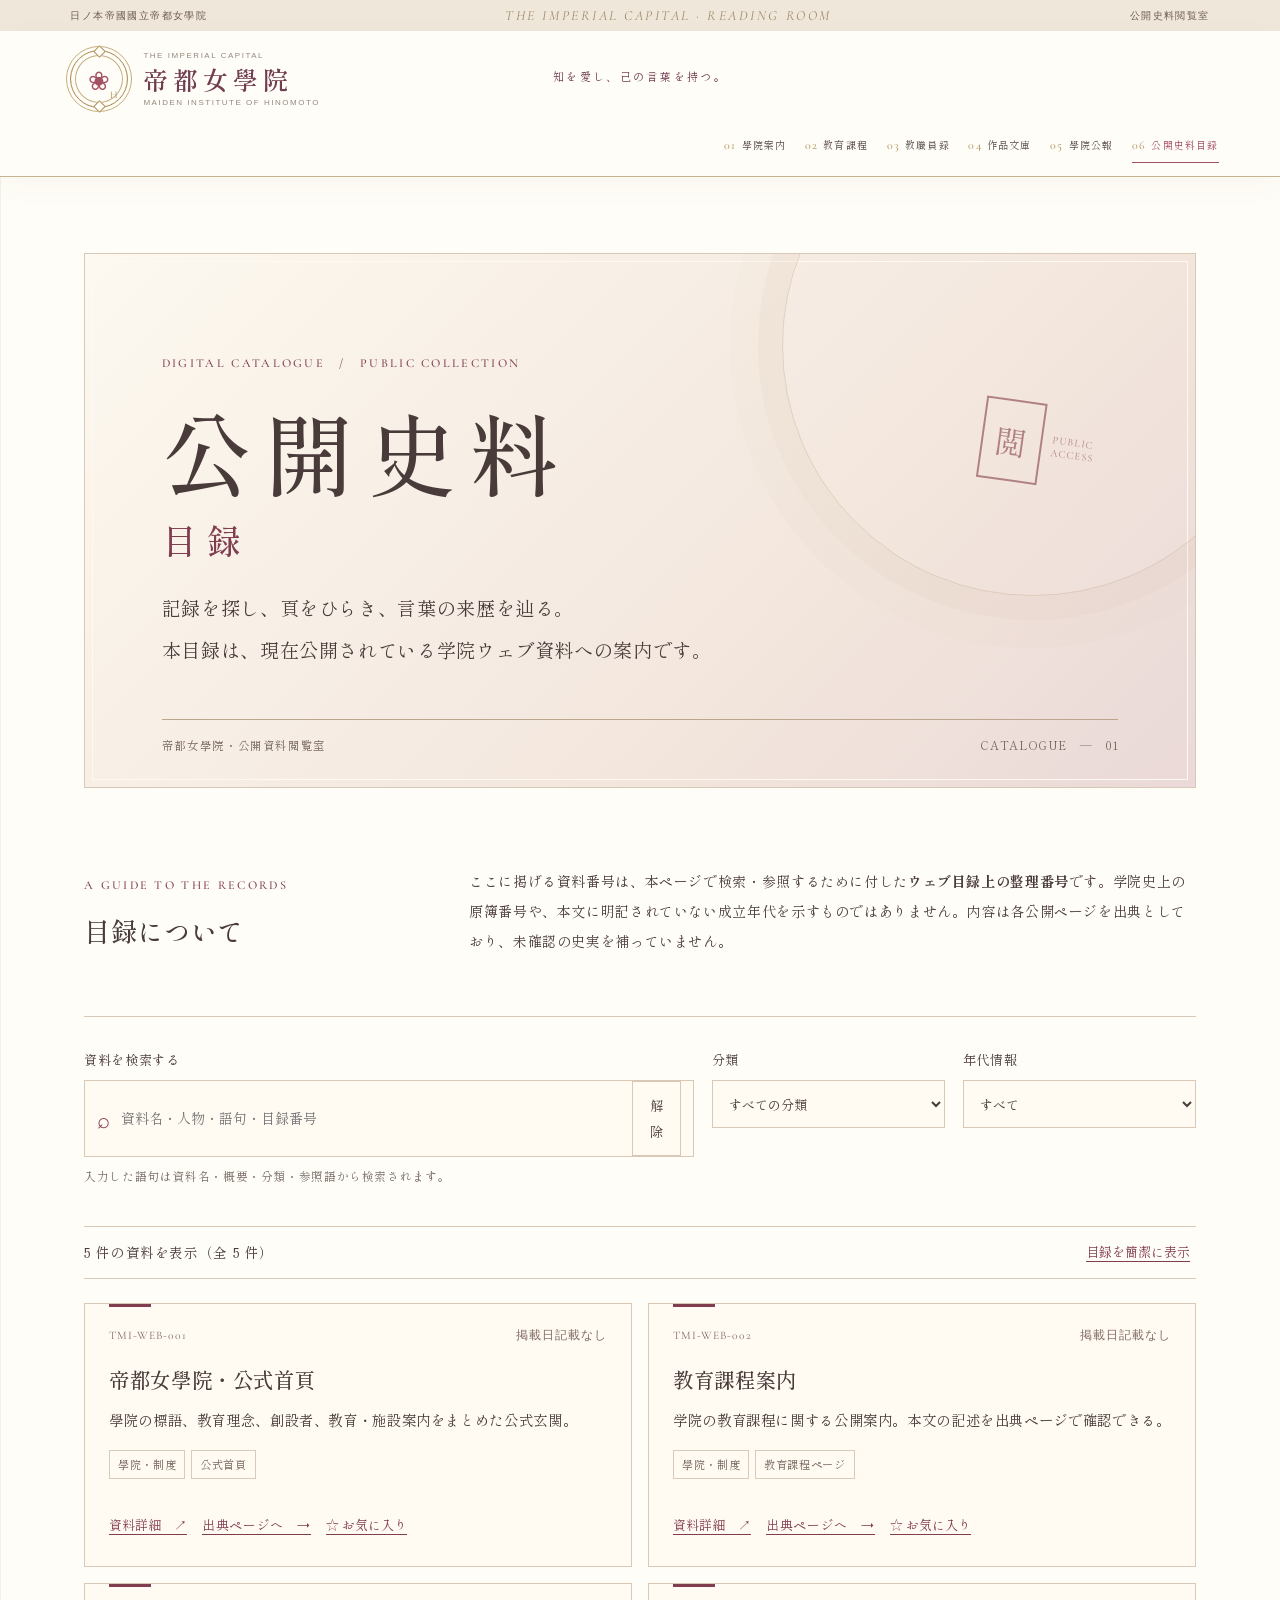
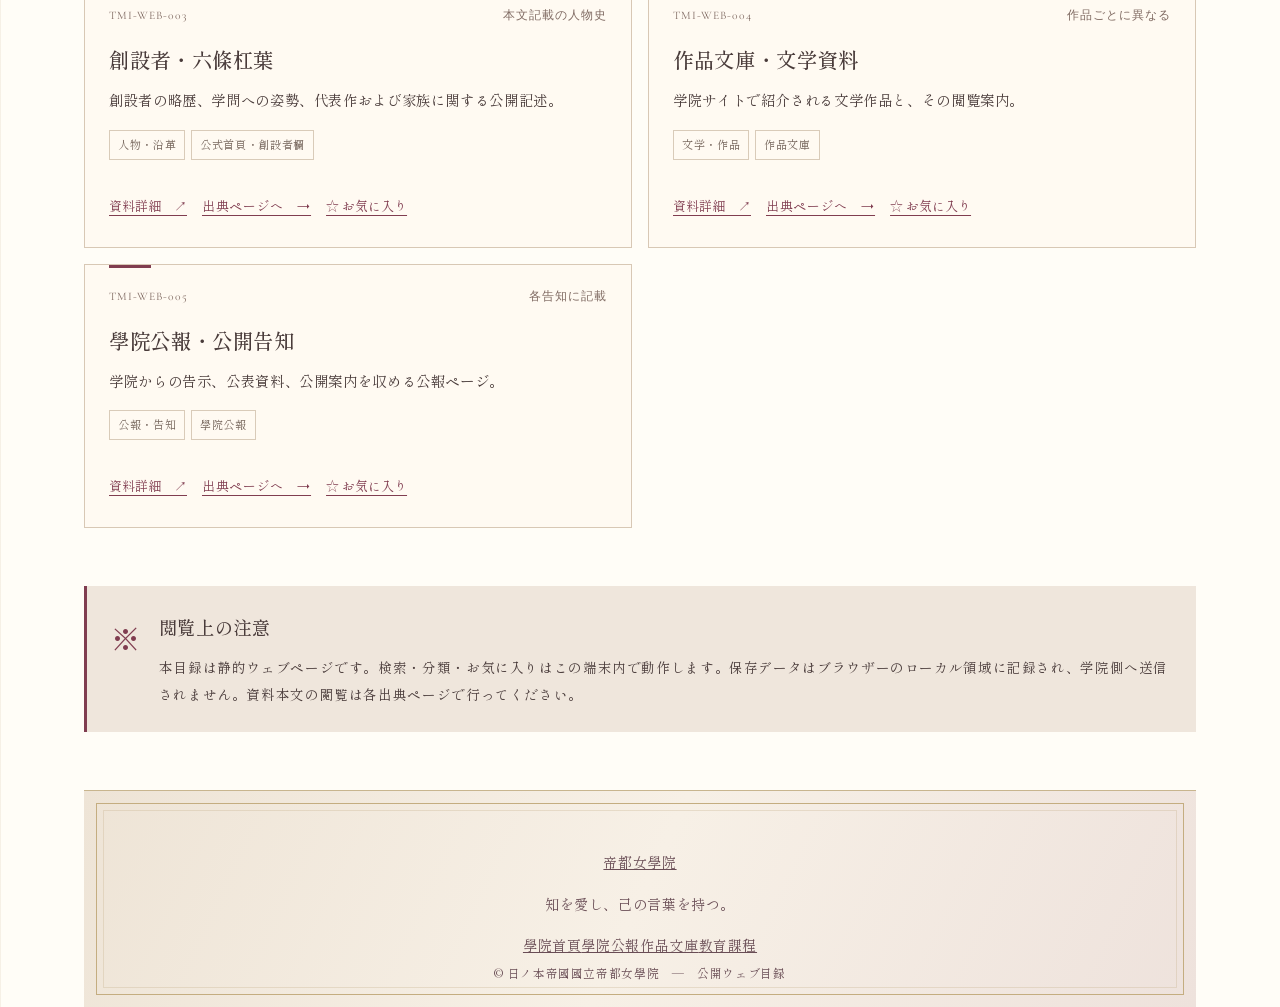
<file: archive.html>
<!doctype html>
<html lang="ja">
<head>
<meta charset="utf-8">
<meta name="viewport" content="width=device-width, initial-scale=1">
<meta name="theme-color" content="#f7f2e8">
<meta name="description" content="日ノ本帝國國立帝都女學院の公開資料を横断して閲覧する、デジタル史料目録。">
<meta property="og:title" content="公開史料目録｜帝都女學院">
<meta property="og:description" content="学院の公開ページを、分類・検索・関連記録から辿るデジタル閲覧室。">
<meta property="og:type" content="website">
<title>公開史料目録｜日ノ本帝國國立帝都女學院</title>
<link rel="preconnect" href="https://fonts.googleapis.com">
<link rel="preconnect" href="https://fonts.gstatic.com" crossorigin>
<link href="https://fonts.googleapis.com/css2?family=Cormorant+Garamond:wght@400;500;600&family=Shippori+Mincho:wght@400;500;600;700&display=swap" rel="stylesheet">
<link rel="stylesheet" href="assets/css/style.css">
<link rel="stylesheet" href="assets/css/archive-room.css">
<script src="assets/js/main.js" defer></script>
<script src="assets/js/archive-room-index.js" defer></script>
</head>
<body>
<a class="skip-link" href="#main">本文へ移動</a>
<div class="page-frame" id="top">
<div class="utility-bar"><span>日ノ本帝國國立帝都女學院</span><span class="utility-center">THE IMPERIAL CAPITAL · READING ROOM</span><span class="utility-right">公開史料閲覧室</span></div>
<header class="site-header"><div class="masthead">
<a class="brand" href="index.html" aria-label="帝都女學院トップページ"><span class="brand-crest" aria-hidden="true"><span>❀</span><i>H</i></span><span class="brand-copy"><span class="brand-kicker">THE IMPERIAL CAPITAL</span><span class="brand-name">帝都女學院</span><span class="brand-subtitle">MAIDEN INSTITUTE OF HINOMOTO</span></span></a>
<p class="masthead-motto">知を愛し、己の言葉を持つ。</p><button class="menu-toggle" id="menu-toggle" type="button" aria-expanded="false" aria-controls="global-nav"><span>目録</span><span class="menu-toggle-mark" aria-hidden="true"><i></i><i></i></span></button>
</div><nav class="global-nav" id="global-nav" aria-label="主要目録">
<a href="index.html#about"><span>01</span>學院案内</a><a href="curriculum.html"><span>02</span>教育課程</a><a href="index.html#faculty"><span>03</span>教職員録</a><a href="literature.html"><span>04</span>作品文庫</a><a href="bulletin.html"><span>05</span>學院公報</a><a href="archive.html" aria-current="page"><span>06</span>公開史料目録</a>
</nav></header>
<main id="main" class="archive-page">
<section class="archive-hero">
<p class="archive-kicker">DIGITAL CATALOGUE　/　PUBLIC COLLECTION</p>
<h1>公開史料<span>目録</span></h1>
<p class="archive-lead">記録を探し、頁をひらき、言葉の来歴を辿る。<br>本目録は、現在公開されている学院ウェブ資料への案内です。</p>
<div class="archive-stamp" aria-label="公開閲覧"><span>閲</span><small>PUBLIC<br>ACCESS</small></div>
<div class="archive-hero-foot"><span>帝都女學院・公開資料閲覧室</span><span>CATALOGUE　—　01</span></div>
</section>
<section class="archive-intro" aria-labelledby="catalogue-heading">
<div><p class="section-index">A GUIDE TO THE RECORDS</p><h2 id="catalogue-heading">目録について</h2></div>
<p>ここに掲げる資料番号は、本ページで検索・参照するために付した<strong>ウェブ目録上の整理番号</strong>です。学院史上の原簿番号や、本文に明記されていない成立年代を示すものではありません。内容は各公開ページを出典としており、未確認の史実を補っていません。</p>
</section>
<section class="archive-tools" aria-label="史料検索">
<div class="archive-search"><label for="archive-query">資料を検索する</label><div class="search-field"><span aria-hidden="true">⌕</span><input id="archive-query" type="search" placeholder="資料名・人物・語句・目録番号" autocomplete="off"><button id="clear-query" type="button">解除</button></div><p class="search-hint">入力した語句は資料名・概要・分類・参照語から検索されます。</p></div>
<div class="archive-filter"><label for="archive-category">分類</label><select id="archive-category"><option value="all">すべての分類</option><option value="institution">學院・制度</option><option value="people">人物・沿革</option><option value="literature">文学・作品</option><option value="bulletin">公報・告知</option></select></div>
<div class="archive-filter"><label for="archive-period">年代情報</label><select id="archive-period"><option value="all">すべて</option><option value="known">本文に記載あり</option><option value="unknown">年代未詳・掲載日なし</option></select></div>
</section>
<div class="catalogue-status"><p id="result-count" aria-live="polite">公開目録を読み込んでいます。</p><button class="archive-view-toggle" id="view-toggle" type="button" aria-pressed="false">目録を簡潔に表示</button></div>
<section id="catalogue-list" class="catalogue-list" aria-label="公開史料一覧"></section>
<section class="archive-notice" aria-labelledby="notice-title"><span class="notice-mark" aria-hidden="true">※</span><div><h2 id="notice-title">閲覧上の注意</h2><p>本目録は静的ウェブページです。検索・分類・お気に入りはこの端末内で動作します。保存データはブラウザーのローカル領域に記録され、学院側へ送信されません。資料本文の閲覧は各出典ページで行ってください。</p></div></section>
<section class="archive-fragment" id="catalogue-fragment" hidden aria-labelledby="fragment-title"><p class="section-index">UNREGISTERED NOTE　/　SEARCH TRACE</p><h2 id="fragment-title">目録に収載されない記録</h2><p>検索語「欠落記録」に反応した、閲覧室の注記。</p><blockquote>「記録の空白は、記録そのものではない。<br>空白を埋める前に、何が失われたのかを確かめよ。」</blockquote><p class="fragment-disclaimer">これはサイト内探索のための創作的な演出文です。学院の既定史実や、未公開人物の設定を追加するものではありません。</p><button id="close-fragment" type="button" class="text-link">注記を閉じる　↗</button></section>
<footer class="site-footer"><div class="footer-inner"><a class="footer-brand" href="index.html">帝都女學院</a><p>知を愛し、己の言葉を持つ。</p><nav aria-label="フッター"><a href="index.html">學院首頁</a><a href="bulletin.html">學院公報</a><a href="literature.html">作品文庫</a><a href="curriculum.html">教育課程</a></nav><small>© 日ノ本帝國國立帝都女學院　—　公開ウェブ目録</small></div></footer>
</main></div>
<dialog id="record-dialog" class="record-dialog" aria-labelledby="dialog-title"><div class="dialog-head"><span>RECORD DETAIL</span><button id="dialog-close" type="button" aria-label="詳細を閉じる">閉じる ×</button></div><div id="dialog-content"></div></dialog>
</body></html>
</file>
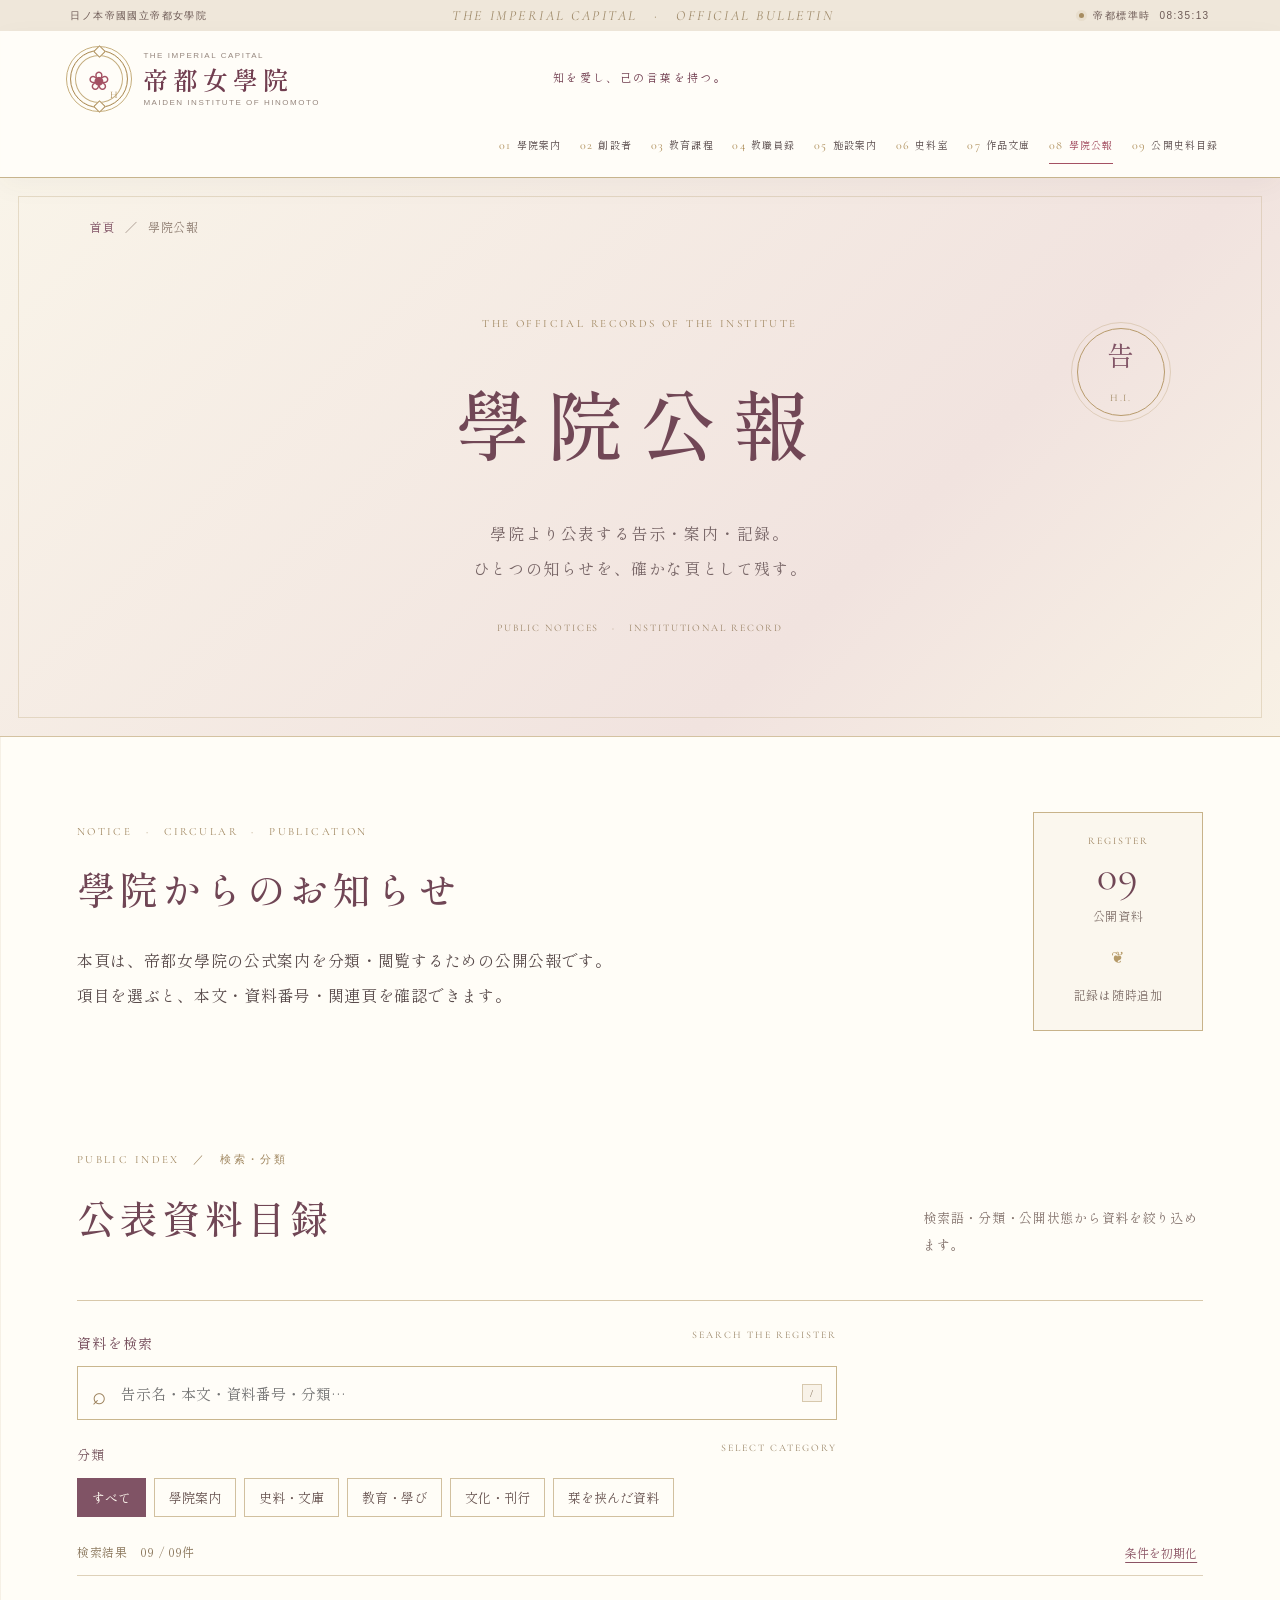
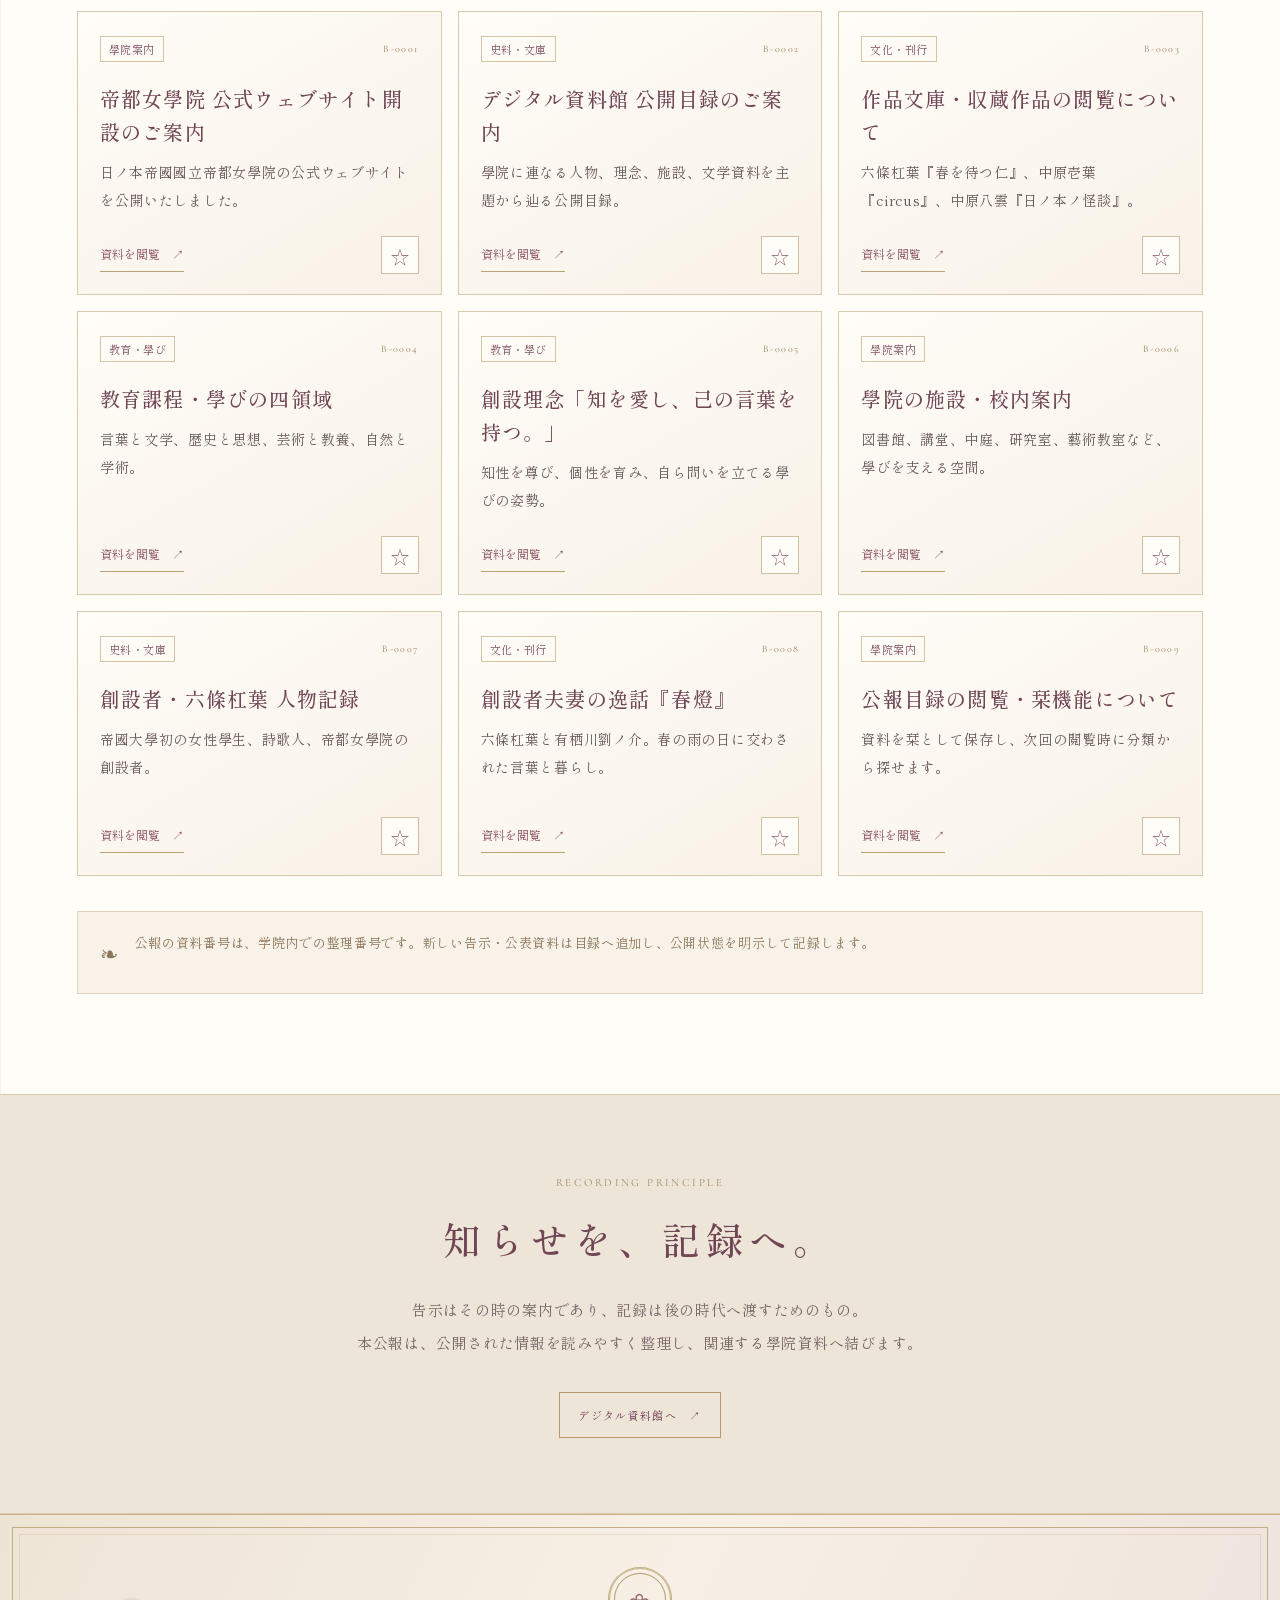
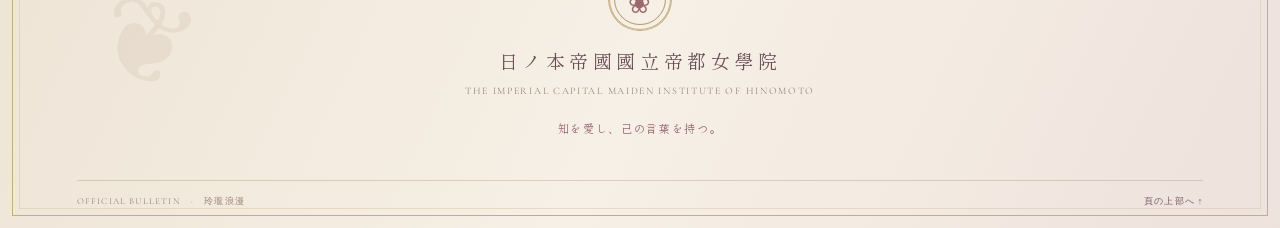
<file: bulletin.html>
<!doctype html>
<html lang="ja">
<head>
  <meta charset="utf-8">
  <meta name="viewport" content="width=device-width, initial-scale=1">
  <meta name="theme-color" content="#f7f2e8">
  <meta name="description" content="日ノ本帝國國立帝都女學院の告示・公表資料。学院からの公式案内を記録する公開公報。">
  <meta property="og:title" content="學院公報｜日ノ本帝國國立帝都女學院">
  <meta property="og:description" content="告示、公開案内、資料館・作品文庫のお知らせを収める帝都女學院の公式公報。">
  <meta property="og:type" content="website">
  <meta property="og:site_name" content="日ノ本帝國國立帝都女學院">
  <title>學院公報｜日ノ本帝國國立帝都女學院</title>
  <link rel="preconnect" href="https://fonts.googleapis.com">
  <link rel="preconnect" href="https://fonts.gstatic.com" crossorigin>
  <link href="https://fonts.googleapis.com/css2?family=Cormorant+Garamond:wght@400;500;600&family=Shippori+Mincho:wght@400;500;600;700&display=swap" rel="stylesheet">
  <link rel="stylesheet" href="assets/css/style.css">
  <link rel="stylesheet" href="assets/css/atelier-masterpiece.css">
  <link rel="stylesheet" href="assets/css/bulletin.css?v=20261128-bulletin-01">
  <script src="assets/js/main.js" defer></script>
  <script src="assets/js/bulletin.js?v=20261128-bulletin-01" defer></script>
</head>
<body>
<a class="skip-link" href="#main">本文へ移動</a>
<div class="page-frame" id="top">
  <div class="utility-bar">
    <span>日ノ本帝國國立帝都女學院</span>
    <span class="utility-center">THE IMPERIAL CAPITAL　·　OFFICIAL BULLETIN</span>
    <span class="utility-right"><i class="live-dot" aria-hidden="true"></i> 帝都標準時 <time id="imperial-clock">--:--:--</time></span>
  </div>
  <header class="site-header">
    <div class="masthead">
      <a class="brand" href="index.html" aria-label="日ノ本帝國國立帝都女學院 トップページ">
        <span class="brand-crest" aria-hidden="true"><span>❀</span><i>H</i></span>
        <span class="brand-copy"><span class="brand-kicker">THE IMPERIAL CAPITAL</span><span class="brand-name">帝都女學院</span><span class="brand-subtitle">MAIDEN INSTITUTE OF HINOMOTO</span></span>
      </a>
      <p class="masthead-motto">知を愛し、己の言葉を持つ。</p>
      <button class="menu-toggle" id="menu-toggle" type="button" aria-expanded="false" aria-controls="global-nav"><span>目録</span><span class="menu-toggle-mark" aria-hidden="true"><i></i><i></i></span></button>
    </div>
    <nav class="global-nav" id="global-nav" aria-label="主要目録">
      <a href="index.html#about"><span>01</span>學院案内</a>
      <a href="index.html#founder"><span>02</span>創設者</a>
      <a href="curriculum.html"><span>03</span>教育課程</a>
      <a href="index.html#faculty"><span>04</span>教職員録</a>
      <a href="index.html#campus"><span>05</span>施設案内</a>
      <a href="index.html#archives"><span>06</span>史料室</a>
      <a href="literature.html"><span>07</span>作品文庫</a>
      <a href="index.html#notices" aria-current="page"><span>08</span>學院公報</a>
      <a href="archive.html"><span>09</span>公開史料目録</a>
    </nav>
  </header>
  <main id="main">
    <header class="bulletin-hero">
      <p class="bulletin-breadcrumb"><a href="index.html">首頁</a><span>／</span>學院公報</p>
      <span class="bulletin-seal" aria-hidden="true">告<br><small>H.I.</small></span>
      <p class="bulletin-kicker">THE OFFICIAL RECORDS OF THE INSTITUTE</p>
      <h1>學院公報</h1>
      <p class="bulletin-lead">學院より公表する告示・案内・記録。<br>ひとつの知らせを、確かな頁として残す。</p>
      <div class="bulletin-hero-meta"><span>PUBLIC NOTICES</span><span>·</span><span>INSTITUTIONAL RECORD</span></div>
    </header>
    <section class="bulletin-intro section-wrap" aria-labelledby="bulletin-intro-title">
      <div class="bulletin-intro-copy"><p class="bulletin-overline">NOTICE　·　CIRCULAR　·　PUBLICATION</p><h2 id="bulletin-intro-title">學院からのお知らせ</h2><p>本頁は、帝都女學院の公式案内を分類・閲覧するための公開公報です。項目を選ぶと、本文・資料番号・関連頁を確認できます。</p></div>
      <aside class="bulletin-register" aria-label="公報の記録">
        <span class="register-label">REGISTER</span><strong id="bulletin-total">—</strong><small>公開資料</small><span class="register-rule">❦</span><small>記録は随時追加</small>
      </aside>
    </section>
    <section class="bulletin-catalog section-wrap" aria-labelledby="catalog-title">
      <div class="bulletin-catalog-heading"><div><p class="bulletin-overline">PUBLIC INDEX　／　検索・分類</p><h2 id="catalog-title">公表資料目録</h2></div><p class="bulletin-catalog-note">検索語・分類・公開状態から資料を絞り込めます。</p></div>
      <div class="bulletin-tools">
        <label class="bulletin-search-label" for="bulletin-search">資料を検索 <span>SEARCH THE REGISTER</span></label>
        <div class="bulletin-search-box"><span aria-hidden="true">⌕</span><input id="bulletin-search" type="search" placeholder="告示名・本文・資料番号・分類…" autocomplete="off"><kbd>/</kbd></div>
        <div class="bulletin-filter-heading"><span>分類</span><span>SELECT CATEGORY</span></div>
        <div class="bulletin-filters" role="group" aria-label="資料の分類">
          <button type="button" data-bulletin-filter="all" aria-pressed="true">すべて</button>
          <button type="button" data-bulletin-filter="general" aria-pressed="false">學院案内</button>
          <button type="button" data-bulletin-filter="archive" aria-pressed="false">史料・文庫</button>
          <button type="button" data-bulletin-filter="education" aria-pressed="false">教育・學び</button>
          <button type="button" data-bulletin-filter="culture" aria-pressed="false">文化・刊行</button>
          <button type="button" data-bulletin-filter="saved" aria-pressed="false">栞を挟んだ資料</button>
        </div>
        <div class="bulletin-results-line"><span id="bulletin-result-count" aria-live="polite">目録を読み込み中</span><button type="button" id="bulletin-reset">条件を初期化</button></div>
      </div>
      <div class="bulletin-grid" id="bulletin-grid" aria-live="polite">
        <noscript><p>資料目録の検索にはJavaScriptが必要です。各資料は首頁の學院案内・史料室・作品文庫から閲覧できます。</p></noscript>
      </div>
      <p class="bulletin-empty" id="bulletin-empty" hidden>該当する資料はありません。検索語または分類を変更してください。</p>
      <div class="bulletin-bottom-note"><span aria-hidden="true">❧</span><p>公報の資料番号は、学院内での整理番号です。新しい告示・公表資料は目録へ追加し、公開状態を明示して記録します。</p></div>
    </section>
    <section class="bulletin-protocol">
      <div class="section-wrap bulletin-protocol-inner"><p class="bulletin-overline">RECORDING PRINCIPLE</p><h2>知らせを、記録へ。</h2><p>告示はその時の案内であり、記録は後の時代へ渡すためのもの。<br>本公報は、公開された情報を読みやすく整理し、関連する學院資料へ結びます。</p><a class="button button-outline" href="index.html#archives">デジタル資料館へ　↗</a></div>
    </section>
  </main>
  <dialog class="bulletin-dialog" id="bulletin-dialog" aria-labelledby="bulletin-dialog-title">
    <div class="bulletin-dialog-frame"><button type="button" class="bulletin-dialog-close" id="bulletin-dialog-close">閉じる　×</button><p class="bulletin-dialog-kicker" id="bulletin-dialog-meta">OFFICIAL RECORD</p><h2 id="bulletin-dialog-title">資料名</h2><p class="bulletin-dialog-number" id="bulletin-dialog-number"></p><div class="bulletin-dialog-body" id="bulletin-dialog-body"></div><div class="bulletin-dialog-actions"><a class="button button-primary" id="bulletin-dialog-link" href="index.html#notices">関連頁をひらく　↗</a><button type="button" id="bulletin-dialog-copy">資料リンクをコピー</button><button type="button" id="bulletin-dialog-print">この資料を印刷</button></div><p class="bulletin-copy-status" id="bulletin-copy-status" role="status"></p></div>
  </dialog>
  <footer class="site-footer"><div class="footer-ornament" aria-hidden="true">❦</div><a class="footer-crest" href="#top" aria-label="ページ上部へ">❀</a><p class="footer-name">日ノ本帝國國立帝都女學院</p><p class="footer-en">THE IMPERIAL CAPITAL MAIDEN INSTITUTE OF HINOMOTO</p><p class="footer-motto">知を愛し、己の言葉を持つ。</p><div class="footer-bottom"><span>OFFICIAL BULLETIN　·　玲瓏浪漫</span><a href="#top">頁の上部へ ↑</a></div></footer>
</div>
</body>
</html>
</file>
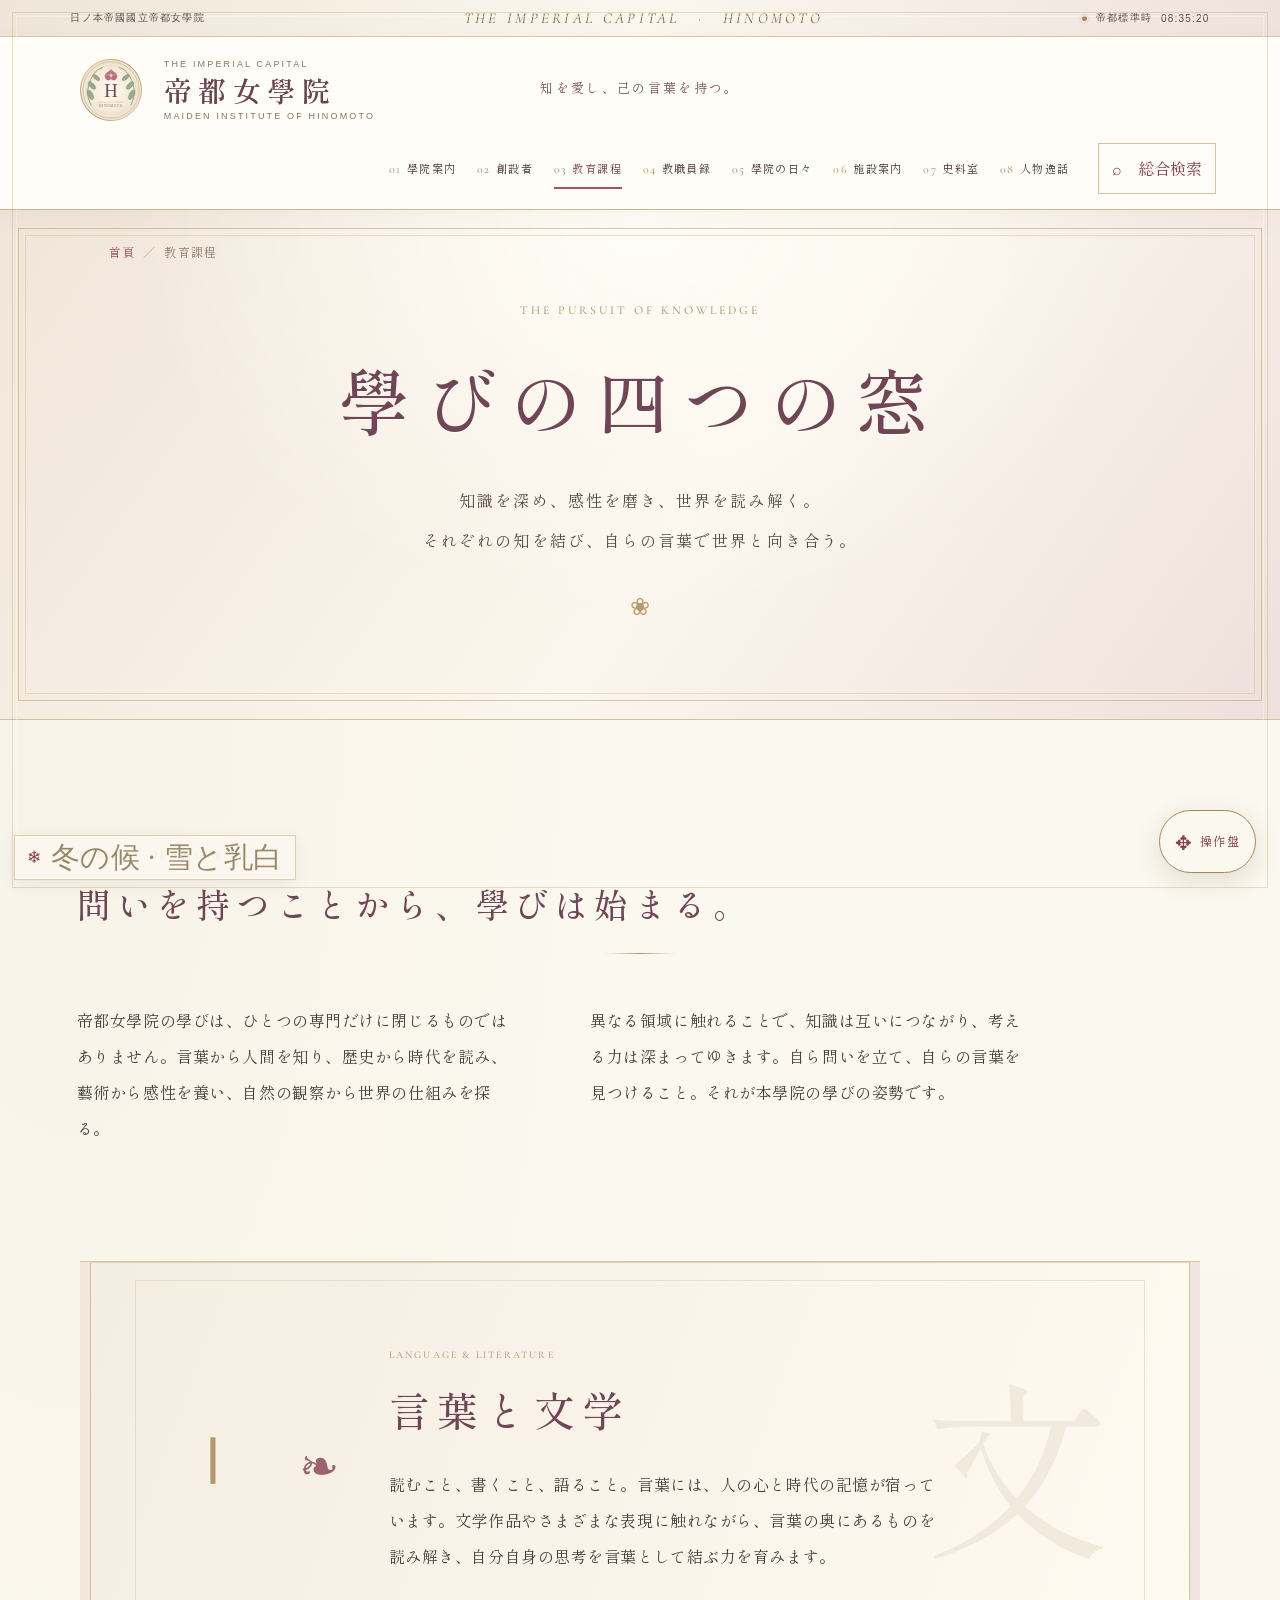
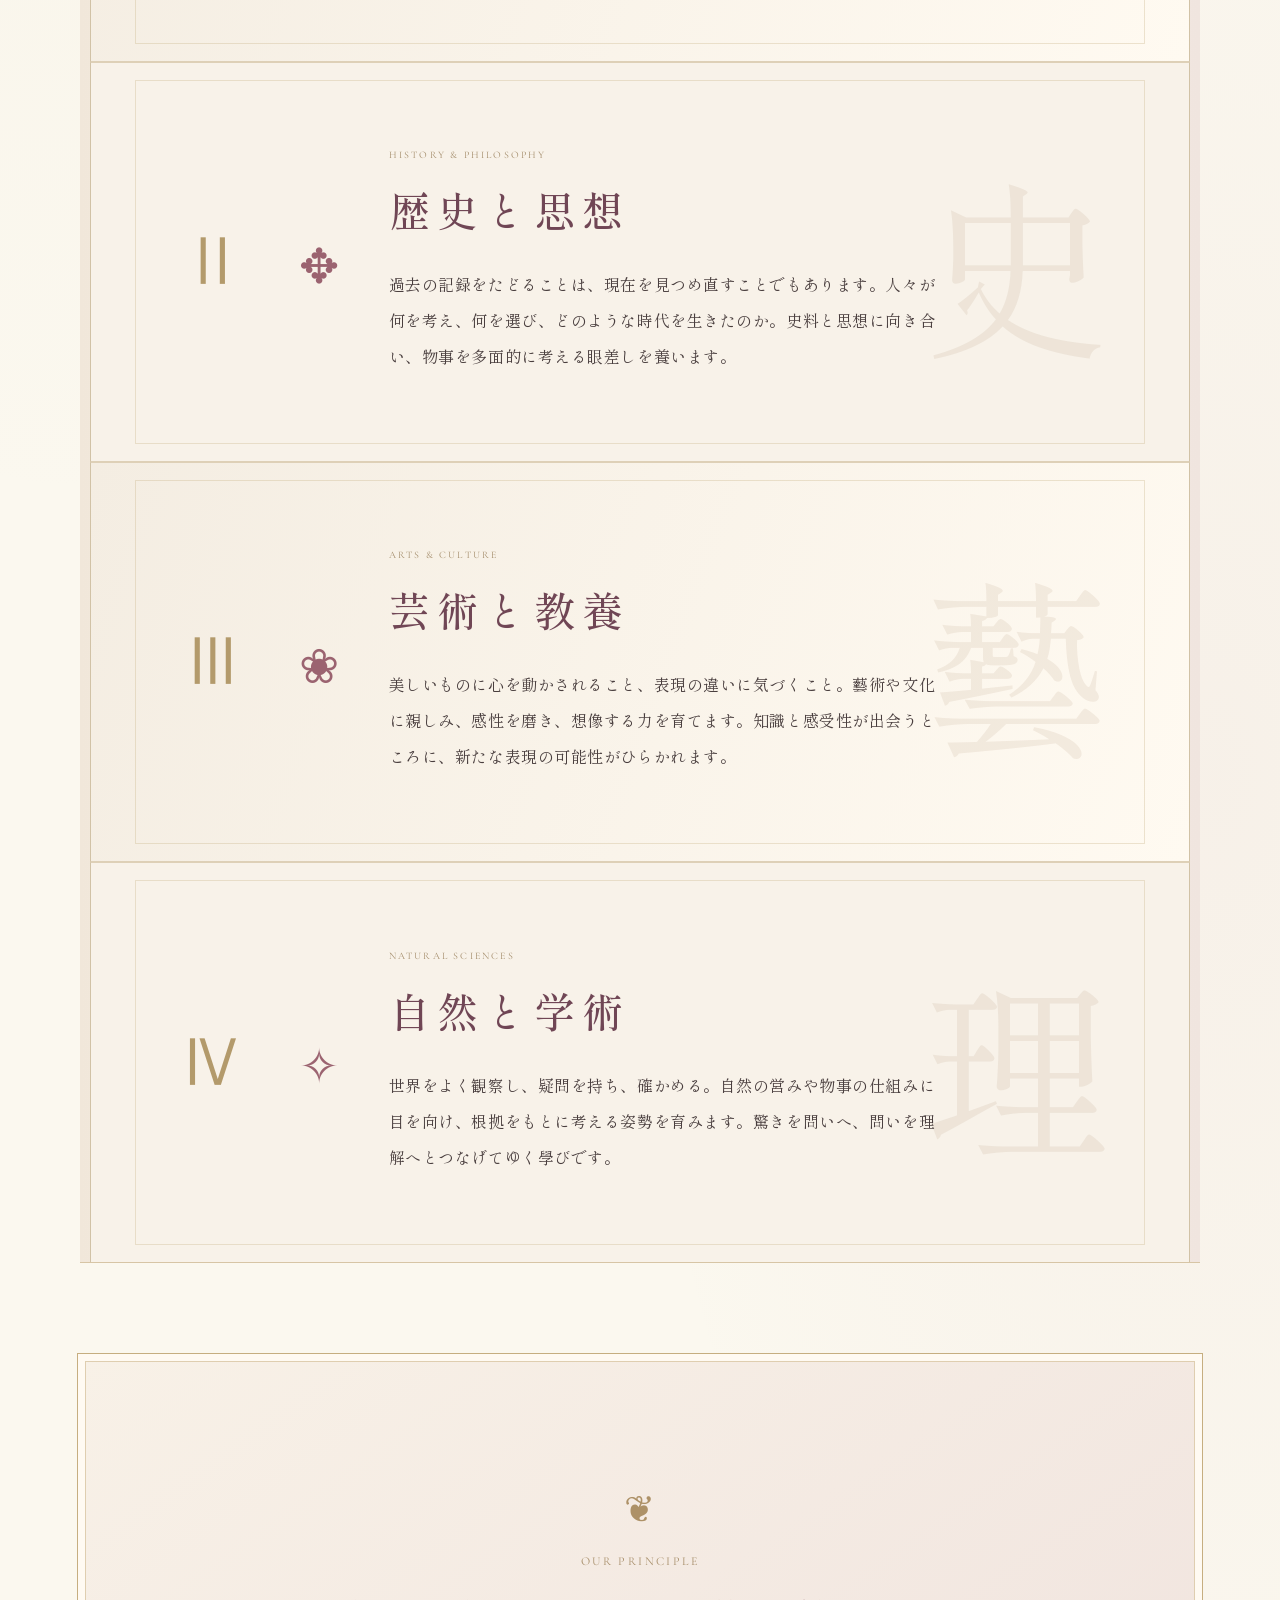
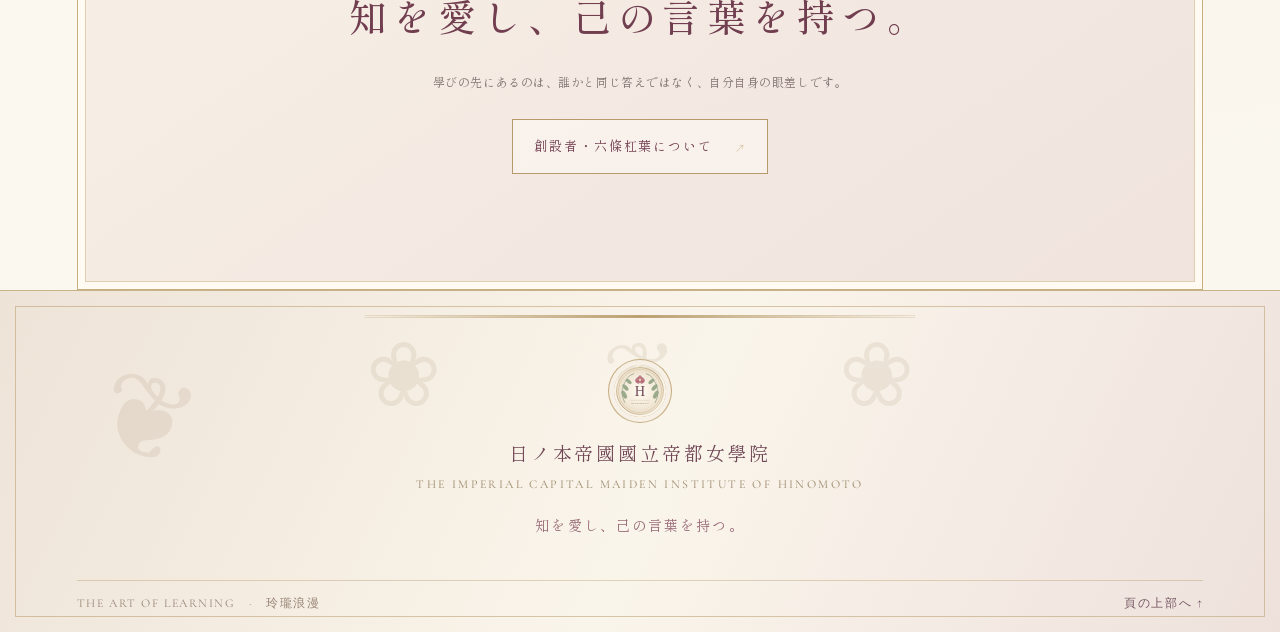
<file: curriculum.html>
<!doctype html>
<html lang="ja">
<head>
  <meta charset="utf-8">
  <meta name="viewport" content="width=device-width, initial-scale=1">
  <meta name="theme-color" content="#f7f2e8">
  <meta name="color-scheme" content="light">
  <meta name="description" content="日ノ本帝國國立帝都女學院の教育課程。言葉と文学、歴史と思想、芸術と教養、自然と学術。">
  <title>教育課程｜日ノ本帝國國立帝都女學院</title>
  <link rel="preconnect" href="https://fonts.googleapis.com">
  <link rel="preconnect" href="https://fonts.gstatic.com" crossorigin>
  <link href="https://fonts.googleapis.com/css2?family=Cormorant+Garamond:wght@400;500;600&family=Shippori+Mincho:wght@400;500;600;700&display=swap" rel="stylesheet">
  <link rel="stylesheet" href="assets/css/style.css">
  <link rel="stylesheet" href="assets/css/atelier.css">
  <link rel="stylesheet" href="assets/css/legibility.css">
  <link rel="stylesheet" href="assets/css/identity.css">
  <link rel="stylesheet" href="assets/css/rose-regalia.css?v=20261111-rose-regalia-2">
  <link rel="stylesheet" href="assets/css/maison.css">
  <script src="assets/js/main.js" defer></script>
  <script src="assets/js/atelier.js" defer></script>
  <script src="assets/js/interactive.js" defer></script>
  <script src="assets/js/experience.js" defer></script>
  <script src="assets/js/maison.js" defer></script>
  <link rel="stylesheet" href="assets/css/atelier-masterpiece.css?v=20261111-archive-atelier">
  <link rel="stylesheet" href="assets/css/observatory.css?v=20261115-observatory">
  <script src="assets/js/observatory.js?v=20261115-observatory" defer></script>
</head>
<body>
<a class="skip-link" href="#main">本文へ移動</a>
<div class="page-frame" id="top">
  <div class="utility-bar">
    <span>日ノ本帝國國立帝都女學院</span>
    <span class="utility-center">THE IMPERIAL CAPITAL　·　HINOMOTO</span>
    <span class="utility-right"><i class="live-dot" aria-hidden="true"></i> 帝都標準時 <time id="imperial-clock">--:--:--</time></span>
  </div>
  <header class="site-header">
    <div class="masthead">
      <a class="brand" href="index.html" aria-label="日ノ本帝國國立帝都女學院 トップページ">
        <span class="brand-crest" aria-hidden="true"><span>❀</span><i>H</i></span>
        <span class="brand-copy"><span class="brand-kicker">THE IMPERIAL CAPITAL</span><span class="brand-name">帝都女學院</span><span class="brand-subtitle">MAIDEN INSTITUTE OF HINOMOTO</span></span>
      </a>
      <p class="masthead-motto">知を愛し、己の言葉を持つ。</p>
      <button class="menu-toggle" id="menu-toggle" type="button" aria-expanded="false" aria-controls="global-nav"><span>目録</span><span class="menu-toggle-mark" aria-hidden="true"><i></i><i></i></span></button>
    </div>
    <nav class="global-nav" id="global-nav" aria-label="主要目録">
      <a href="index.html#about"><span>01</span>學院案内</a>
      <a href="index.html#founder"><span>02</span>創設者</a>
      <a href="curriculum.html" aria-current="page"><span>03</span>教育課程</a>
      <a href="index.html#faculty"><span>04</span>教職員録</a>
      <a href="index.html#life"><span>05</span>學院の日々</a>
      <a href="index.html#campus"><span>06</span>施設案内</a>
      <a href="index.html#archives"><span>07</span>史料室</a>
      <a href="index.html#stories"><span>08</span>人物逸話</a>
    </nav>
  </header>
  <main id="main">
    <header class="subpage-hero curriculum-hero">
      <p class="breadcrumb"><a href="index.html">首頁</a><span>／</span>教育課程</p>
      <p class="subpage-kicker">THE PURSUIT OF KNOWLEDGE</p>
      <h1>學びの四つの窓</h1>
      <p class="subpage-lead">知識を深め、感性を磨き、世界を読み解く。<br>それぞれの知を結び、自らの言葉で世界と向き合う。</p>
      <span class="subpage-flower" aria-hidden="true">❀</span>
    </header>
    <section class="curriculum-intro section-wrap">
      <div class="section-heading" data-reveal>
        <span class="section-index">THE WAY OF LEARNING</span>
        <h2>問いを持つことから、學びは始まる。</h2>
      </div>
      <div class="curriculum-intro-grid" data-reveal>
        <p>帝都女學院の學びは、ひとつの専門だけに閉じるものではありません。言葉から人間を知り、歴史から時代を読み、藝術から感性を養い、自然の観察から世界の仕組みを探る。</p>
        <p>異なる領域に触れることで、知識は互いにつながり、考える力は深まってゆきます。自ら問いを立て、自らの言葉を見つけること。それが本學院の學びの姿勢です。</p>
      </div>
    </section>
    <section class="curriculum-fields">
      <article class="curriculum-field" data-reveal>
        <div class="field-number">Ⅰ</div><div class="field-symbol" aria-hidden="true">❧</div>
        <div class="field-copy"><p class="field-en">LANGUAGE &amp; LITERATURE</p><h2>言葉と文学</h2><p>読むこと、書くこと、語ること。言葉には、人の心と時代の記憶が宿っています。文学作品やさまざまな表現に触れながら、言葉の奥にあるものを読み解き、自分自身の思考を言葉として結ぶ力を育みます。</p></div>
        <span class="field-watermark" aria-hidden="true">文</span>
      </article>
      <article class="curriculum-field field-reverse" data-reveal>
        <div class="field-number">Ⅱ</div><div class="field-symbol" aria-hidden="true">✥</div>
        <div class="field-copy"><p class="field-en">HISTORY &amp; PHILOSOPHY</p><h2>歴史と思想</h2><p>過去の記録をたどることは、現在を見つめ直すことでもあります。人々が何を考え、何を選び、どのような時代を生きたのか。史料と思想に向き合い、物事を多面的に考える眼差しを養います。</p></div>
        <span class="field-watermark" aria-hidden="true">史</span>
      </article>
      <article class="curriculum-field" data-reveal>
        <div class="field-number">Ⅲ</div><div class="field-symbol" aria-hidden="true">❀</div>
        <div class="field-copy"><p class="field-en">ARTS &amp; CULTURE</p><h2>芸術と教養</h2><p>美しいものに心を動かされること、表現の違いに気づくこと。藝術や文化に親しみ、感性を磨き、想像する力を育てます。知識と感受性が出会うところに、新たな表現の可能性がひらかれます。</p></div>
        <span class="field-watermark" aria-hidden="true">藝</span>
      </article>
      <article class="curriculum-field field-reverse" data-reveal>
        <div class="field-number">Ⅳ</div><div class="field-symbol" aria-hidden="true">✧</div>
        <div class="field-copy"><p class="field-en">NATURAL SCIENCES</p><h2>自然と学術</h2><p>世界をよく観察し、疑問を持ち、確かめる。自然の営みや物事の仕組みに目を向け、根拠をもとに考える姿勢を育みます。驚きを問いへ、問いを理解へとつなげてゆく學びです。</p></div>
        <span class="field-watermark" aria-hidden="true">理</span>
      </article>
    </section>
    <section class="curriculum-closing section-wrap" data-reveal>
      <span class="closing-ornament" aria-hidden="true">❦</span>
      <p class="eyebrow-small">OUR PRINCIPLE</p>
      <h2>知を愛し、己の言葉を持つ。</h2>
      <p>學びの先にあるのは、誰かと同じ答えではなく、自分自身の眼差しです。</p>
      <a class="button button-outline" href="index.html#founder">創設者・六條杠葉について <span aria-hidden="true">↗</span></a>
    </section>
  </main>
  <footer class="site-footer">
    <div class="footer-ornament" aria-hidden="true">❦</div>
    <a class="footer-crest" href="#top" aria-label="ページ上部へ">❀</a>
    <p class="footer-name">日ノ本帝國國立帝都女學院</p>
    <p class="footer-en">THE IMPERIAL CAPITAL MAIDEN INSTITUTE OF HINOMOTO</p>
    <p class="footer-motto">知を愛し、己の言葉を持つ。</p>
    <div class="footer-bottom"><span>THE ART OF LEARNING　·　玲瓏浪漫</span><a href="#top">頁の上部へ ↑</a></div>
  </footer>
</div>
</body>
</html>
</file>
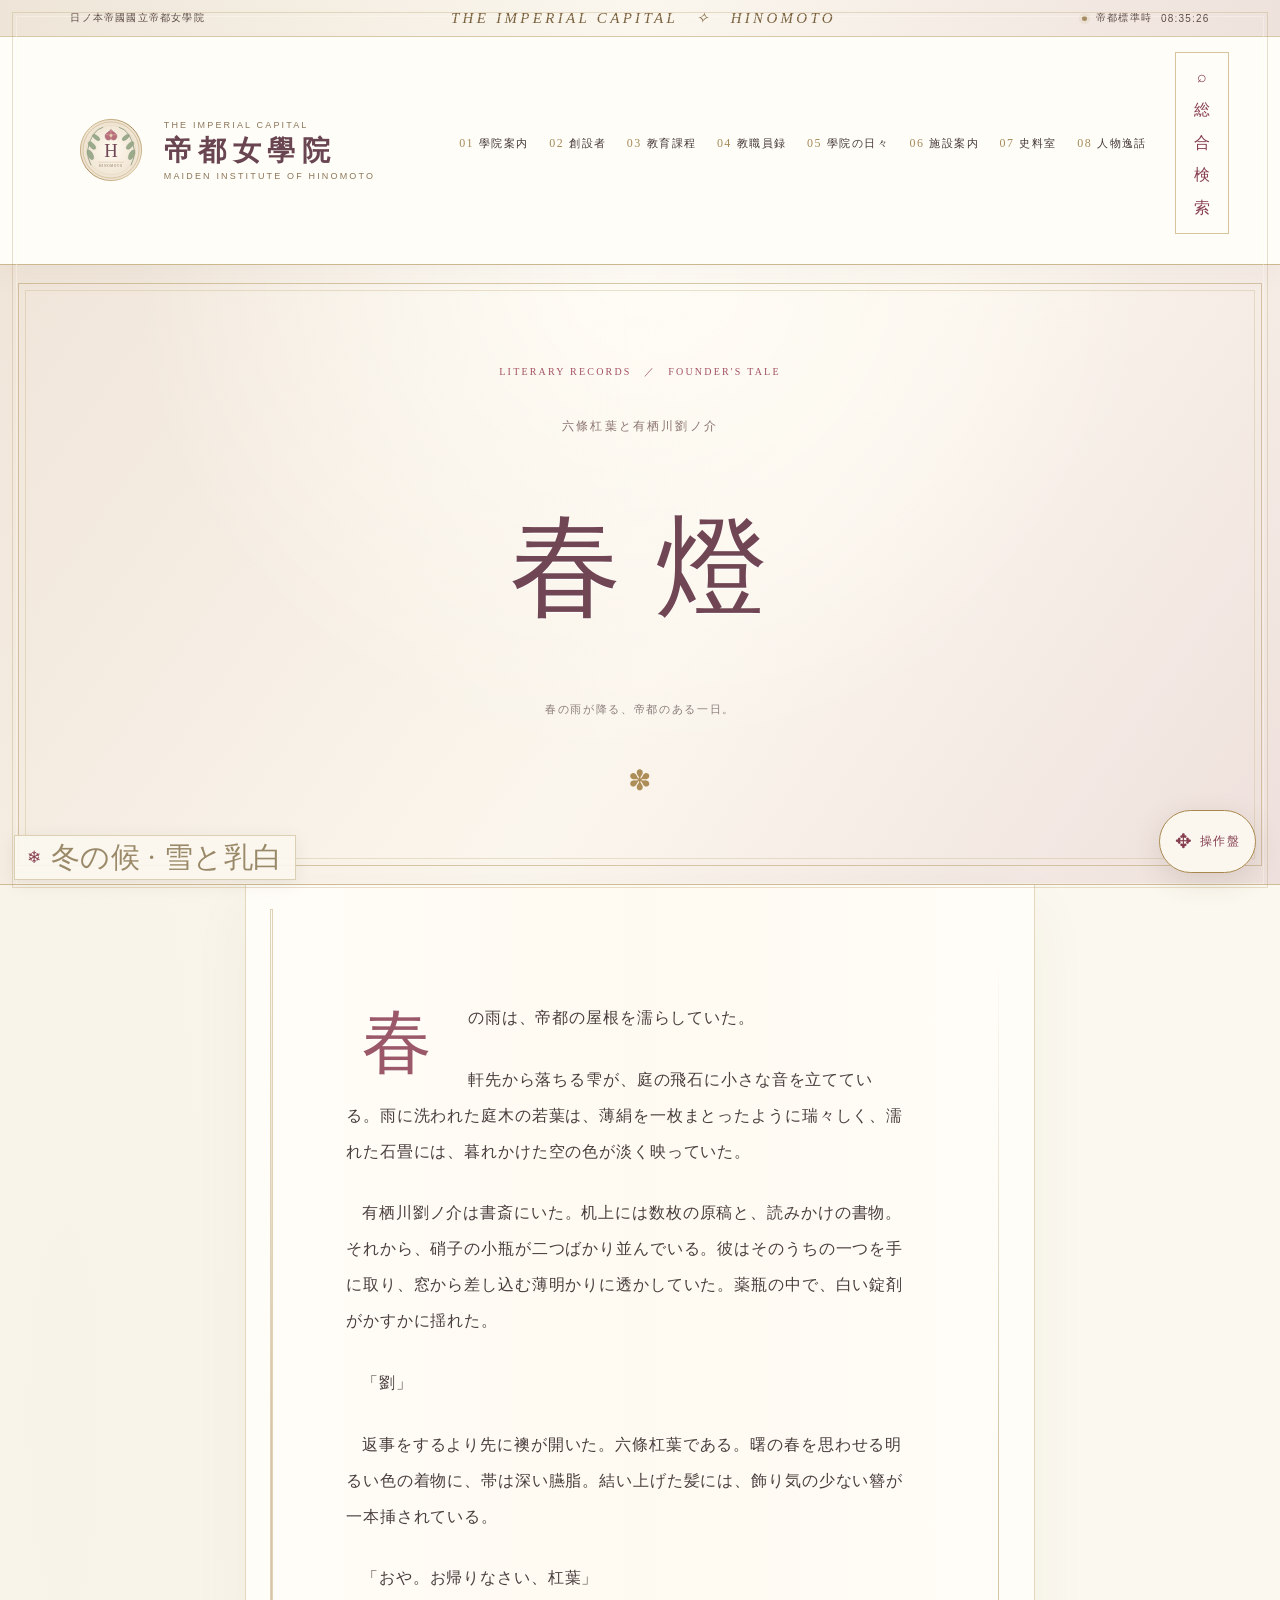
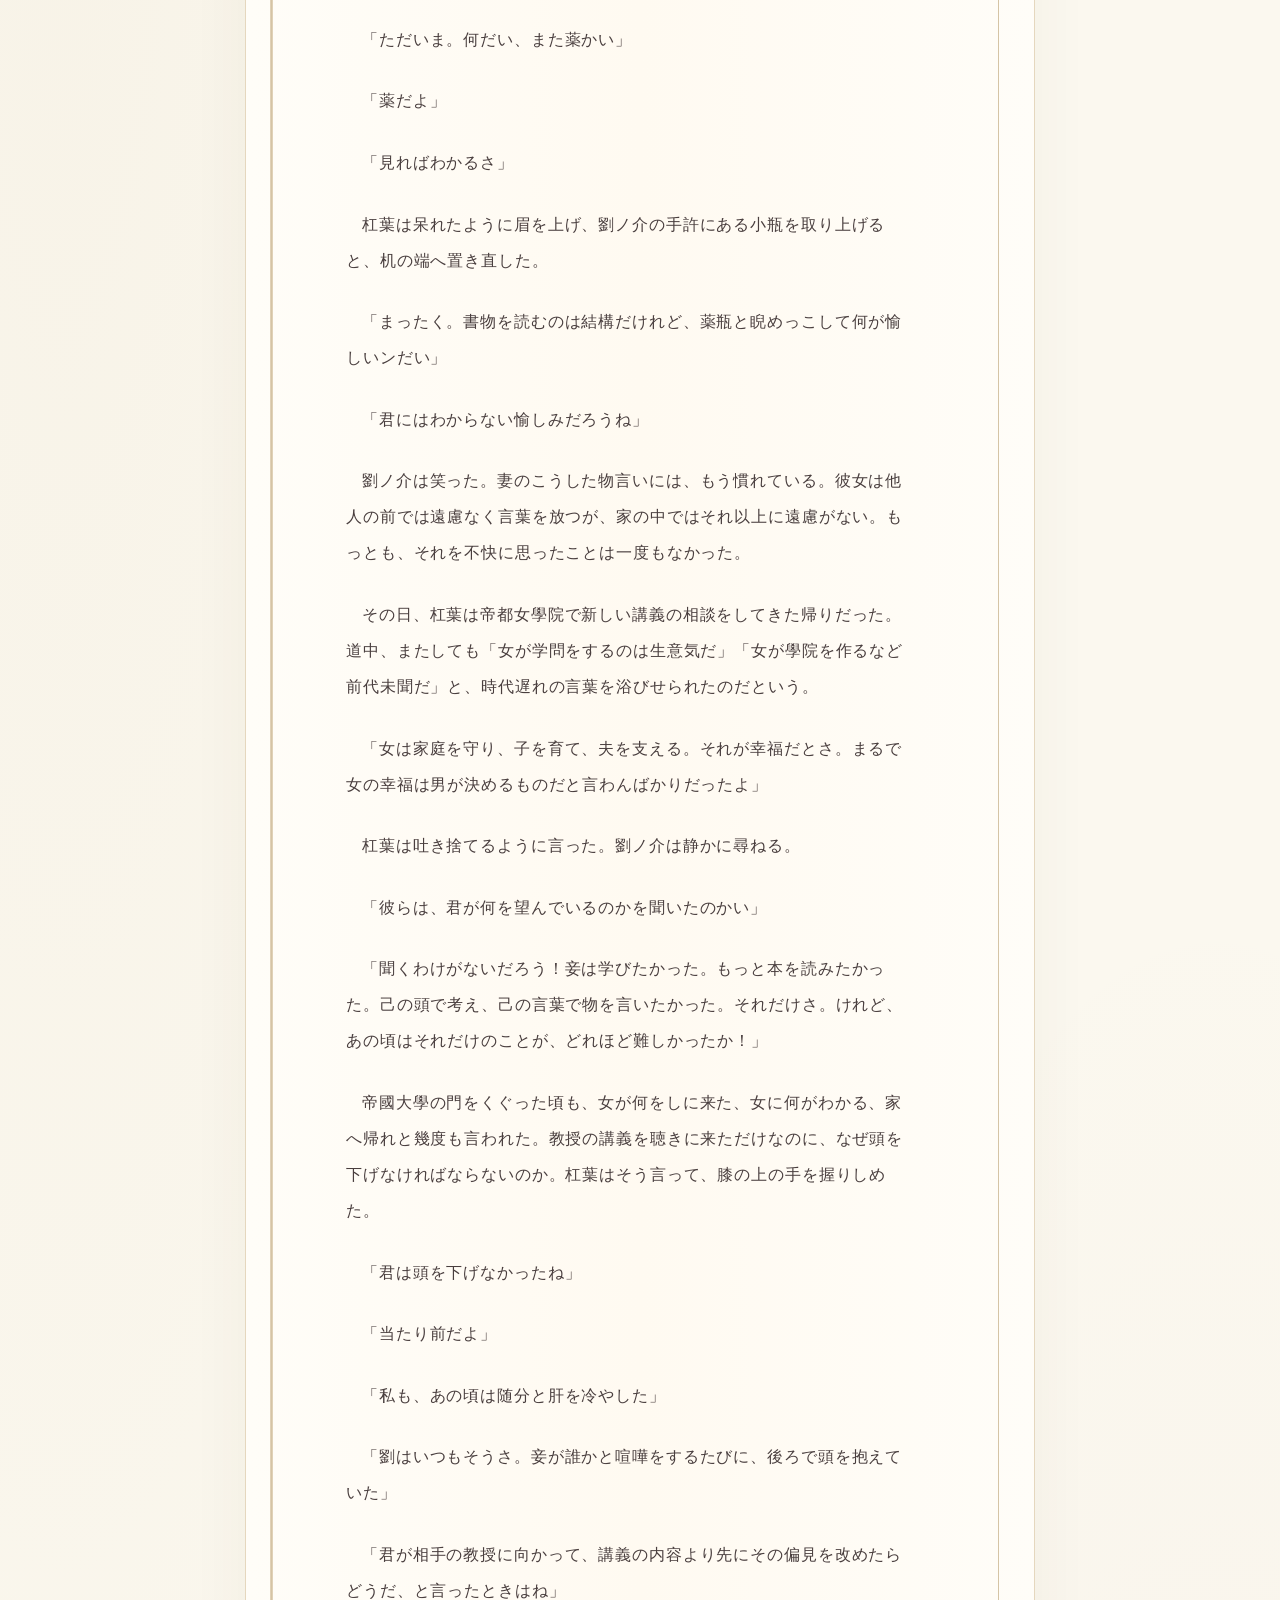
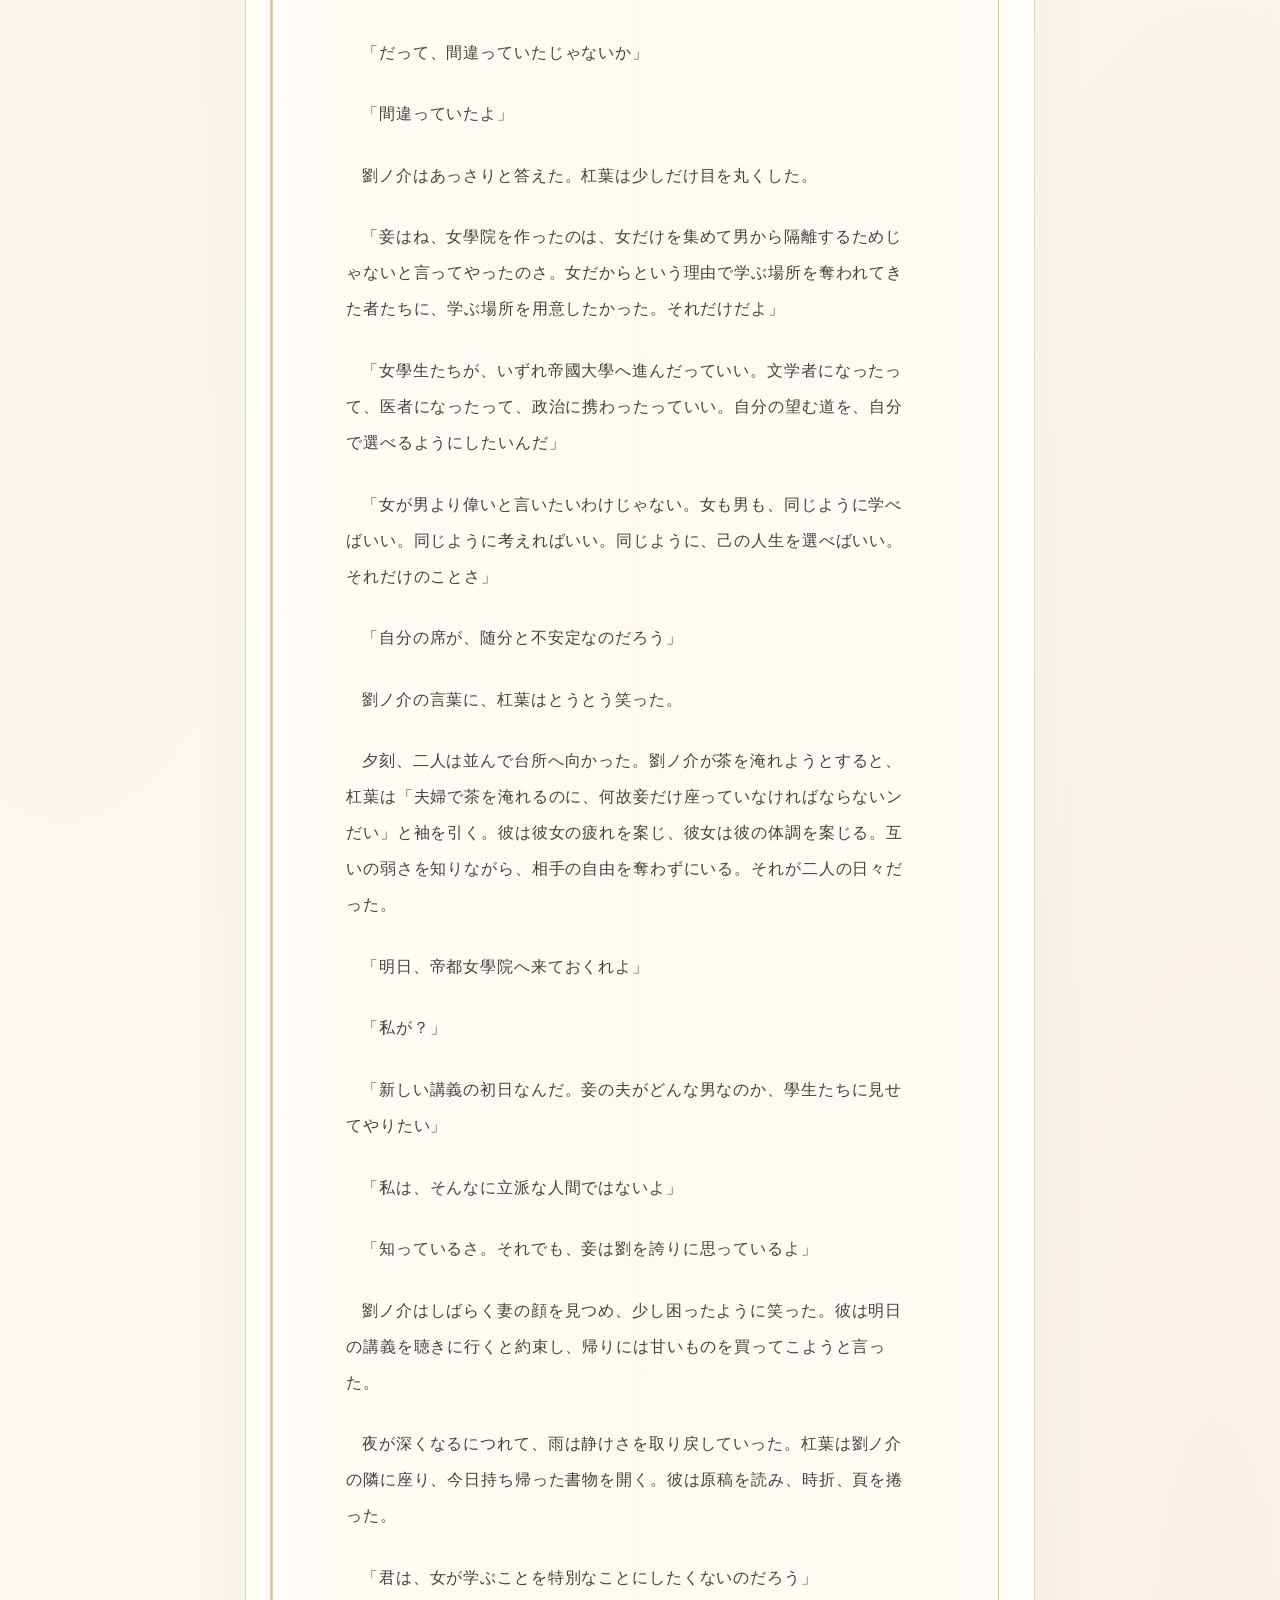
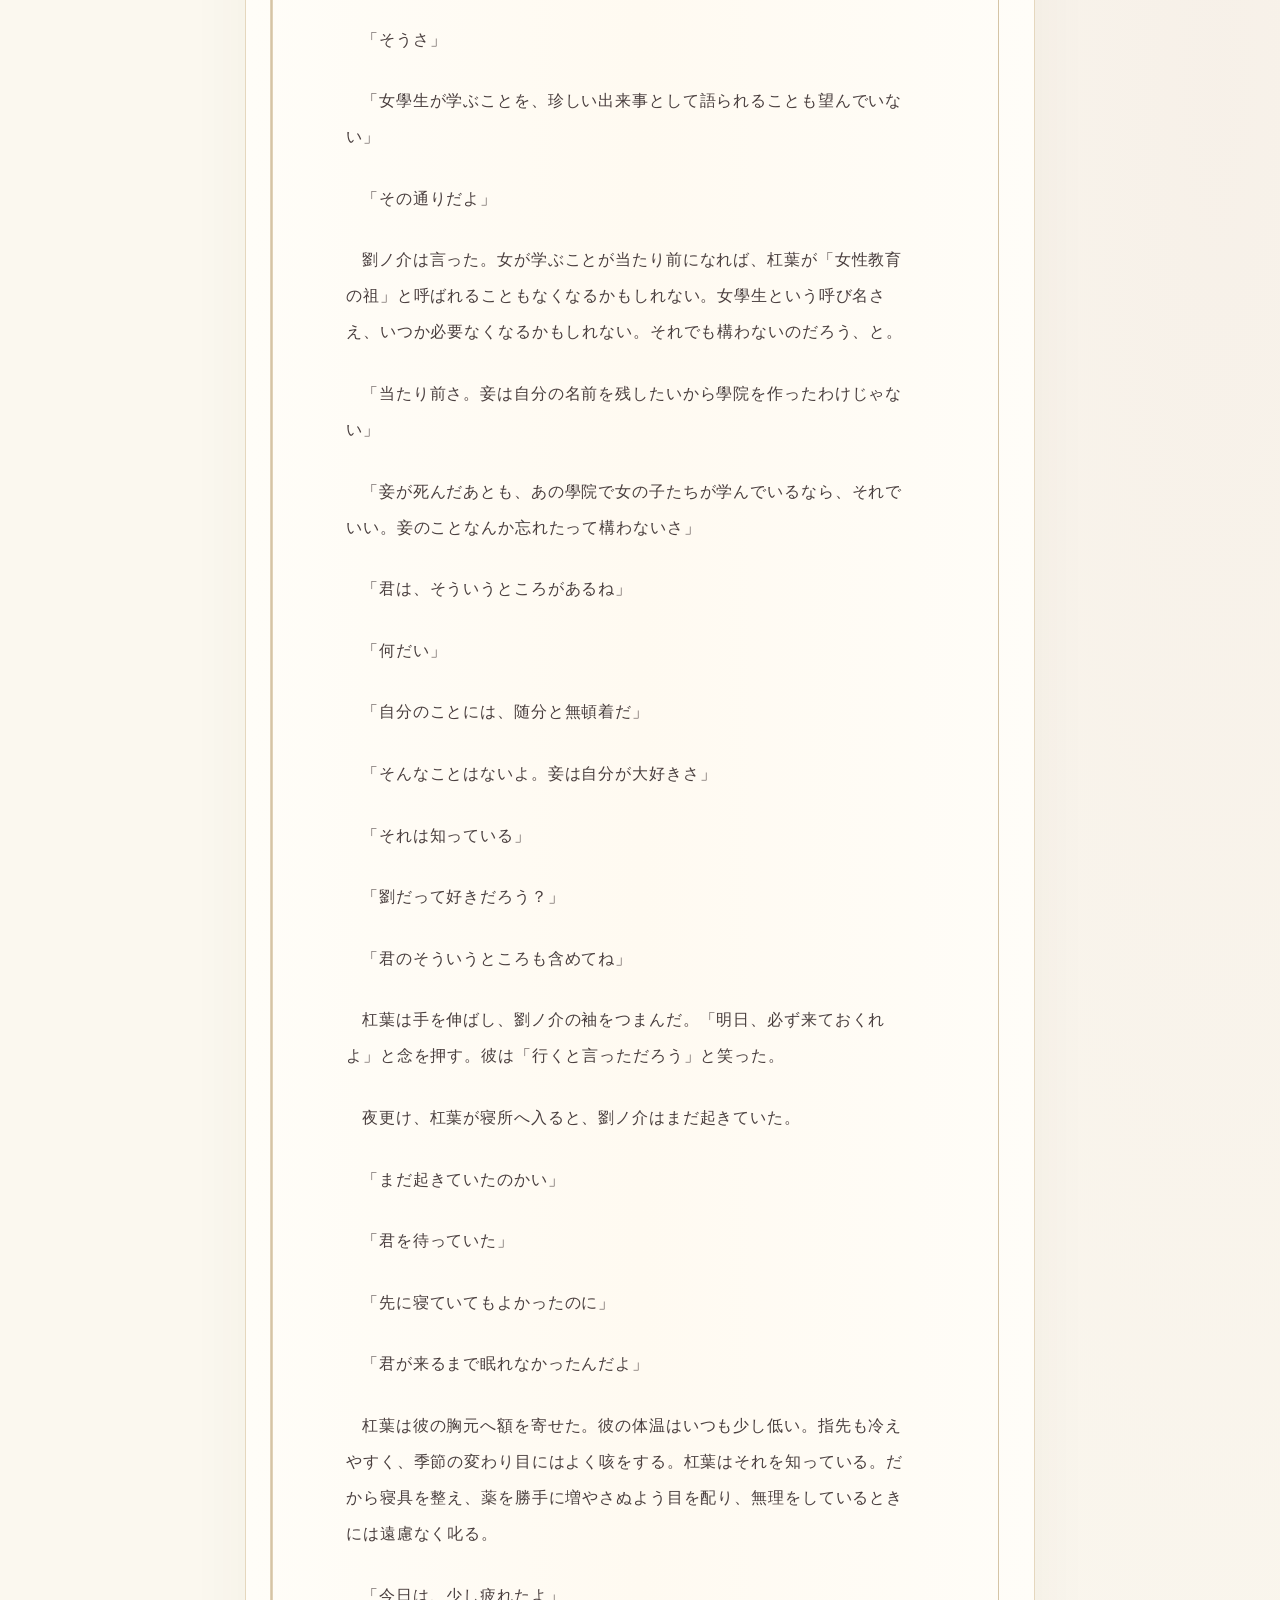
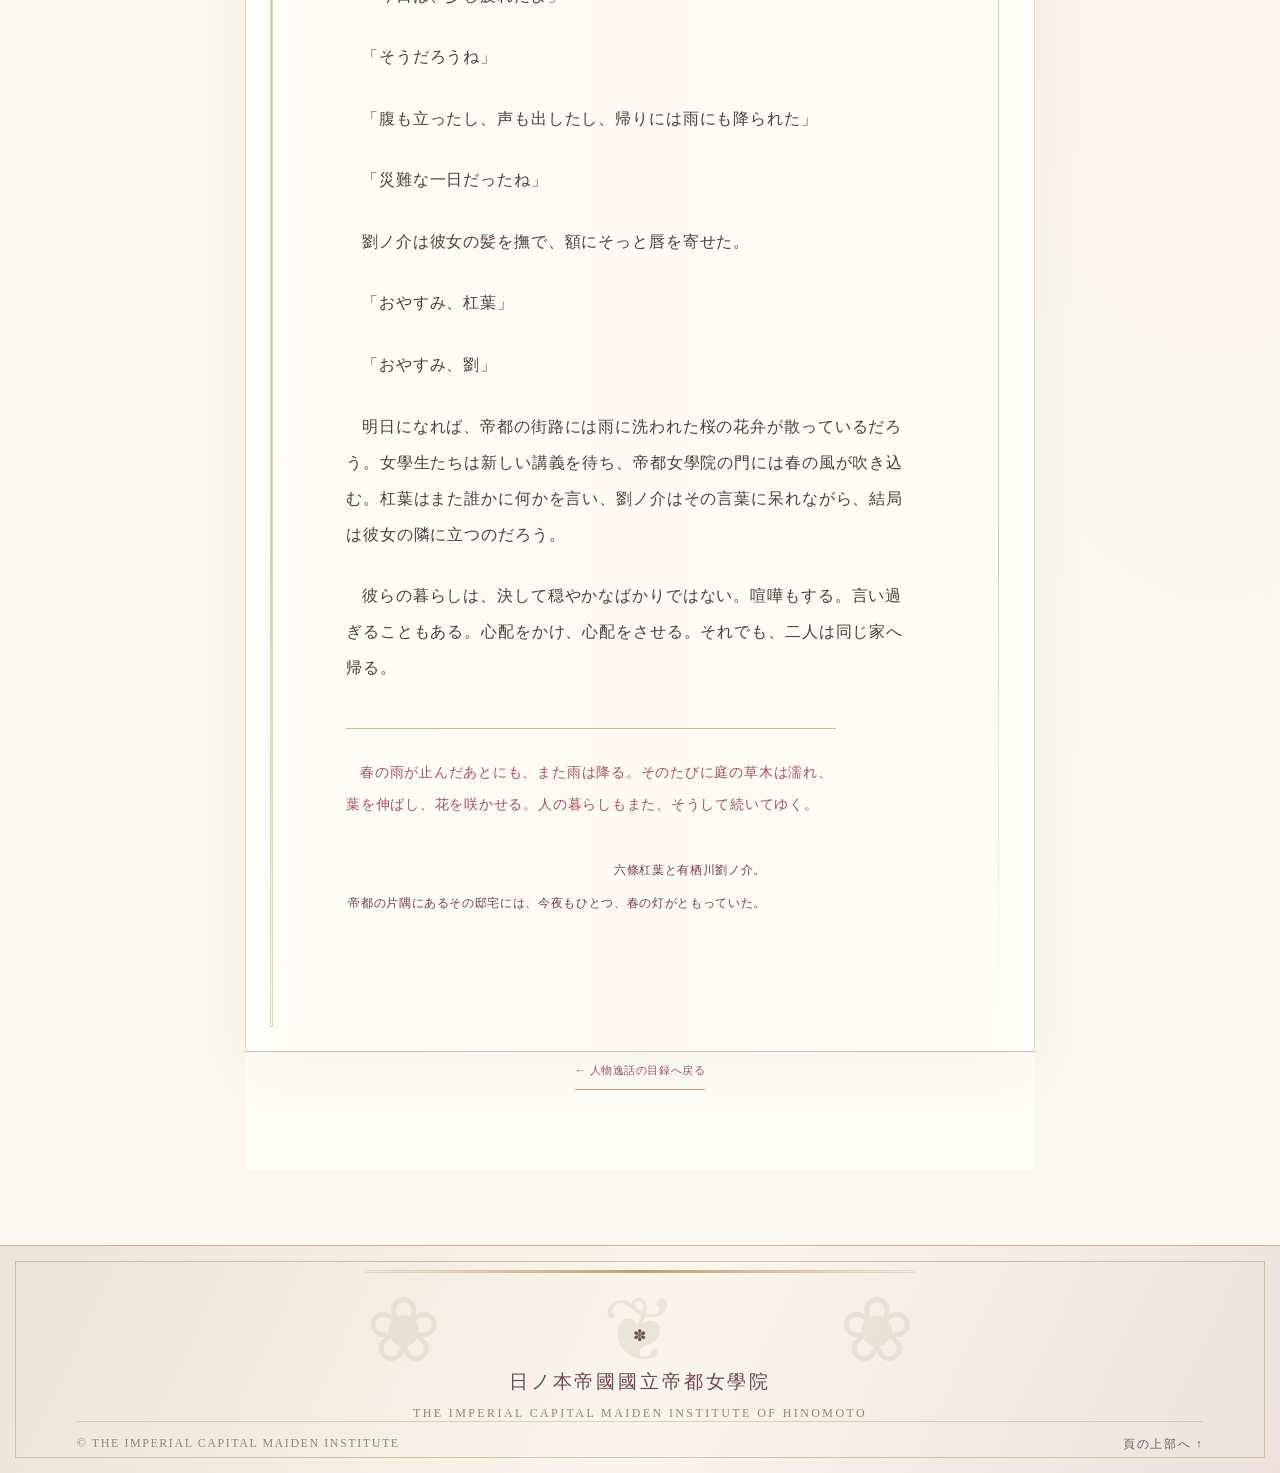
<file: haruakari.html>
<!doctype html>
<html lang="ja">
<head>
  <meta charset="utf-8">
  <meta name="viewport" content="width=device-width, initial-scale=1">
  <meta name="theme-color" content="#f4efe4">
  <meta name="description" content="六條杠葉と有栖川劉ノ介。帝都女學院創設者夫妻の逸話『春燈』。">
  <title>春燈｜日ノ本帝國國立帝都女學院</title>
  <link rel="stylesheet" href="assets/css/style.css">
  <link rel="stylesheet" href="assets/css/atelier.css">
  <link rel="stylesheet" href="assets/css/legibility.css">
  <link rel="stylesheet" href="assets/css/identity.css">
  <link rel="stylesheet" href="assets/css/rose-regalia.css?v=20261111-rose-regalia-2">
  <link rel="stylesheet" href="assets/css/maison.css">
  <script src="assets/js/main.js" defer></script>
  <script src="assets/js/atelier.js" defer></script>
  <script src="assets/js/interactive.js" defer></script>
  <script src="assets/js/experience.js" defer></script>
  <script src="assets/js/maison.js" defer></script>
  <link rel="stylesheet" href="assets/css/atelier-masterpiece.css?v=20261111-archive-atelier">
  <link rel="stylesheet" href="assets/css/observatory.css?v=20261115-observatory">
  <script src="assets/js/observatory.js?v=20261115-observatory" defer></script>
</head>
<body>
<a class="skip-link" href="#main">本文へ移動</a>
<div class="page-frame" id="top">
  <header class="site-header">
    <div class="utility-bar"><span class="utility-name">日ノ本帝國國立帝都女學院</span><span class="utility-center">THE IMPERIAL CAPITAL　✧　HINOMOTO</span><span class="utility-right"><span class="live-dot" aria-hidden="true"></span> 帝都標準時 <time id="imperial-clock">--:--:--</time></span></div>
    <div class="masthead">
      <a class="brand" href="index.html" aria-label="帝都女學院 公式サイト トップ"><span class="brand-crest" aria-hidden="true"><span>✽</span></span><span class="brand-copy"><span class="brand-kicker">THE IMPERIAL CAPITAL</span><span class="brand-name">帝都女學院</span><span class="brand-subtitle">MAIDEN INSTITUTE OF HINOMOTO</span></span></a>
      <button class="menu-toggle" id="menu-toggle" aria-expanded="false" aria-controls="global-nav">目録 <span aria-hidden="true">☰</span></button>
      <nav class="global-nav" id="global-nav" aria-label="主要目録"><a href="index.html#about"><span>01</span>學院案内</a><a href="index.html#founder"><span>02</span>創設者</a><a href="curriculum.html"><span>03</span>教育課程</a><a href="index.html#faculty"><span>04</span>教職員録</a><a href="index.html#life"><span>05</span>學院の日々</a><a href="index.html#campus"><span>06</span>施設案内</a><a href="index.html#archives"><span>07</span>史料室</a><a href="index.html#stories"><span>08</span>人物逸話</a></nav>
    </div>
  </header>
  <main id="main">
    <header class="story-hero literary-hero">
      <p class="section-index">LITERARY RECORDS　／　FOUNDER'S TALE</p>
      <p class="story-kicker">六條杠葉と有栖川劉ノ介</p>
      <h1>春燈</h1>
      <p>春の雨が降る、帝都のある一日。</p>
      <span class="story-flower" aria-hidden="true">✽</span>
    </header>
    <article class="story-body literary-page">
      <p>春の雨は、帝都の屋根を濡らしていた。</p>
      <p>軒先から落ちる雫が、庭の飛石に小さな音を立てている。雨に洗われた庭木の若葉は、薄絹を一枚まとったように瑞々しく、濡れた石畳には、暮れかけた空の色が淡く映っていた。</p>
      <p>有栖川劉ノ介は書斎にいた。机上には数枚の原稿と、読みかけの書物。それから、硝子の小瓶が二つばかり並んでいる。彼はそのうちの一つを手に取り、窓から差し込む薄明かりに透かしていた。薬瓶の中で、白い錠剤がかすかに揺れた。</p>
      <p>「劉」</p>
      <p>返事をするより先に襖が開いた。六條杠葉である。曙の春を思わせる明るい色の着物に、帯は深い臙脂。結い上げた髪には、飾り気の少ない簪が一本挿されている。</p>
      <p>「おや。お帰りなさい、杠葉」</p>
      <p>「ただいま。何だい、また薬かい」</p>
      <p>「薬だよ」</p>
      <p>「見ればわかるさ」</p>
      <p>杠葉は呆れたように眉を上げ、劉ノ介の手許にある小瓶を取り上げると、机の端へ置き直した。</p>
      <p>「まったく。書物を読むのは結構だけれど、薬瓶と睨めっこして何が愉しいンだい」</p>
      <p>「君にはわからない愉しみだろうね」</p>
      <p>劉ノ介は笑った。妻のこうした物言いには、もう慣れている。彼女は他人の前では遠慮なく言葉を放つが、家の中ではそれ以上に遠慮がない。もっとも、それを不快に思ったことは一度もなかった。</p>
      <p>その日、杠葉は帝都女學院で新しい講義の相談をしてきた帰りだった。道中、またしても「女が学問をするのは生意気だ」「女が學院を作るなど前代未聞だ」と、時代遅れの言葉を浴びせられたのだという。</p>
      <p>「女は家庭を守り、子を育て、夫を支える。それが幸福だとさ。まるで女の幸福は男が決めるものだと言わんばかりだったよ」</p>
      <p>杠葉は吐き捨てるように言った。劉ノ介は静かに尋ねる。</p>
      <p>「彼らは、君が何を望んでいるのかを聞いたのかい」</p>
      <p>「聞くわけがないだろう！妾は学びたかった。もっと本を読みたかった。己の頭で考え、己の言葉で物を言いたかった。それだけさ。けれど、あの頃はそれだけのことが、どれほど難しかったか！」</p>
      <p>帝國大學の門をくぐった頃も、女が何をしに来た、女に何がわかる、家へ帰れと幾度も言われた。教授の講義を聴きに来ただけなのに、なぜ頭を下げなければならないのか。杠葉はそう言って、膝の上の手を握りしめた。</p>
      <p>「君は頭を下げなかったね」</p>
      <p>「当たり前だよ」</p>
      <p>「私も、あの頃は随分と肝を冷やした」</p>
      <p>「劉はいつもそうさ。妾が誰かと喧嘩をするたびに、後ろで頭を抱えていた」</p>
      <p>「君が相手の教授に向かって、講義の内容より先にその偏見を改めたらどうだ、と言ったときはね」</p>
      <p>「だって、間違っていたじゃないか」</p>
      <p>「間違っていたよ」</p>
      <p>劉ノ介はあっさりと答えた。杠葉は少しだけ目を丸くした。</p>
      <p>「妾はね、女學院を作ったのは、女だけを集めて男から隔離するためじゃないと言ってやったのさ。女だからという理由で学ぶ場所を奪われてきた者たちに、学ぶ場所を用意したかった。それだけだよ」</p>
      <p>「女學生たちが、いずれ帝國大學へ進んだっていい。文学者になったって、医者になったって、政治に携わったっていい。自分の望む道を、自分で選べるようにしたいんだ」</p>
      <p>「女が男より偉いと言いたいわけじゃない。女も男も、同じように学べばいい。同じように考えればいい。同じように、己の人生を選べばいい。それだけのことさ」</p>
      <p>「自分の席が、随分と不安定なのだろう」</p>
      <p>劉ノ介の言葉に、杠葉はとうとう笑った。</p>
      <p>夕刻、二人は並んで台所へ向かった。劉ノ介が茶を淹れようとすると、杠葉は「夫婦で茶を淹れるのに、何故妾だけ座っていなければならないンだい」と袖を引く。彼は彼女の疲れを案じ、彼女は彼の体調を案じる。互いの弱さを知りながら、相手の自由を奪わずにいる。それが二人の日々だった。</p>
      <p>「明日、帝都女學院へ来ておくれよ」</p>
      <p>「私が？」</p>
      <p>「新しい講義の初日なんだ。妾の夫がどんな男なのか、學生たちに見せてやりたい」</p>
      <p>「私は、そんなに立派な人間ではないよ」</p>
      <p>「知っているさ。それでも、妾は劉を誇りに思っているよ」</p>
      <p>劉ノ介はしばらく妻の顔を見つめ、少し困ったように笑った。彼は明日の講義を聴きに行くと約束し、帰りには甘いものを買ってこようと言った。</p>
      <p>夜が深くなるにつれて、雨は静けさを取り戻していった。杠葉は劉ノ介の隣に座り、今日持ち帰った書物を開く。彼は原稿を読み、時折、頁を捲った。</p>
      <p>「君は、女が学ぶことを特別なことにしたくないのだろう」</p>
      <p>「そうさ」</p>
      <p>「女學生が学ぶことを、珍しい出来事として語られることも望んでいない」</p>
      <p>「その通りだよ」</p>
      <p>劉ノ介は言った。女が学ぶことが当たり前になれば、杠葉が「女性教育の祖」と呼ばれることもなくなるかもしれない。女學生という呼び名さえ、いつか必要なくなるかもしれない。それでも構わないのだろう、と。</p>
      <p>「当たり前さ。妾は自分の名前を残したいから學院を作ったわけじゃない」</p>
      <p>「妾が死んだあとも、あの學院で女の子たちが学んでいるなら、それでいい。妾のことなんか忘れたって構わないさ」</p>
      <p>「君は、そういうところがあるね」</p>
      <p>「何だい」</p>
      <p>「自分のことには、随分と無頓着だ」</p>
      <p>「そんなことはないよ。妾は自分が大好きさ」</p>
      <p>「それは知っている」</p>
      <p>「劉だって好きだろう？」</p>
      <p>「君のそういうところも含めてね」</p>
      <p>杠葉は手を伸ばし、劉ノ介の袖をつまんだ。「明日、必ず来ておくれよ」と念を押す。彼は「行くと言っただろう」と笑った。</p>
      <p>夜更け、杠葉が寝所へ入ると、劉ノ介はまだ起きていた。</p>
      <p>「まだ起きていたのかい」</p>
      <p>「君を待っていた」</p>
      <p>「先に寝ていてもよかったのに」</p>
      <p>「君が来るまで眠れなかったんだよ」</p>
      <p>杠葉は彼の胸元へ額を寄せた。彼の体温はいつも少し低い。指先も冷えやすく、季節の変わり目にはよく咳をする。杠葉はそれを知っている。だから寝具を整え、薬を勝手に増やさぬよう目を配り、無理をしているときには遠慮なく叱る。</p>
      <p>「今日は、少し疲れたよ」</p>
      <p>「そうだろうね」</p>
      <p>「腹も立ったし、声も出したし、帰りには雨にも降られた」</p>
      <p>「災難な一日だったね」</p>
      <p>劉ノ介は彼女の髪を撫で、額にそっと唇を寄せた。</p>
      <p>「おやすみ、杠葉」</p>
      <p>「おやすみ、劉」</p>
      <p>明日になれば、帝都の街路には雨に洗われた桜の花弁が散っているだろう。女學生たちは新しい講義を待ち、帝都女學院の門には春の風が吹き込む。杠葉はまた誰かに何かを言い、劉ノ介はその言葉に呆れながら、結局は彼女の隣に立つのだろう。</p>
      <p>彼らの暮らしは、決して穏やかなばかりではない。喧嘩もする。言い過ぎることもある。心配をかけ、心配をさせる。それでも、二人は同じ家へ帰る。</p>
      <p class="story-ending">春の雨が止んだあとにも、また雨は降る。そのたびに庭の草木は濡れ、葉を伸ばし、花を咲かせる。人の暮らしもまた、そうして続いてゆく。</p>
      <p class="story-signature">六條杠葉と有栖川劉ノ介。<br>帝都の片隅にあるその邸宅には、今夜もひとつ、春の灯がともっていた。</p>
    </article>
    <div class="story-back"><a class="text-link" href="index.html#stories">← 人物逸話の目録へ戻る</a></div>
  </main>
  <footer class="site-footer"><div class="footer-flower" aria-hidden="true">✽</div><p class="footer-name">日ノ本帝國國立帝都女學院</p><p class="footer-en">THE IMPERIAL CAPITAL MAIDEN INSTITUTE OF HINOMOTO</p><div class="footer-bottom"><span>© THE IMPERIAL CAPITAL MAIDEN INSTITUTE</span><a href="#top">頁の上部へ ↑</a></div></footer>
</div>
</body>
</html>
</file>
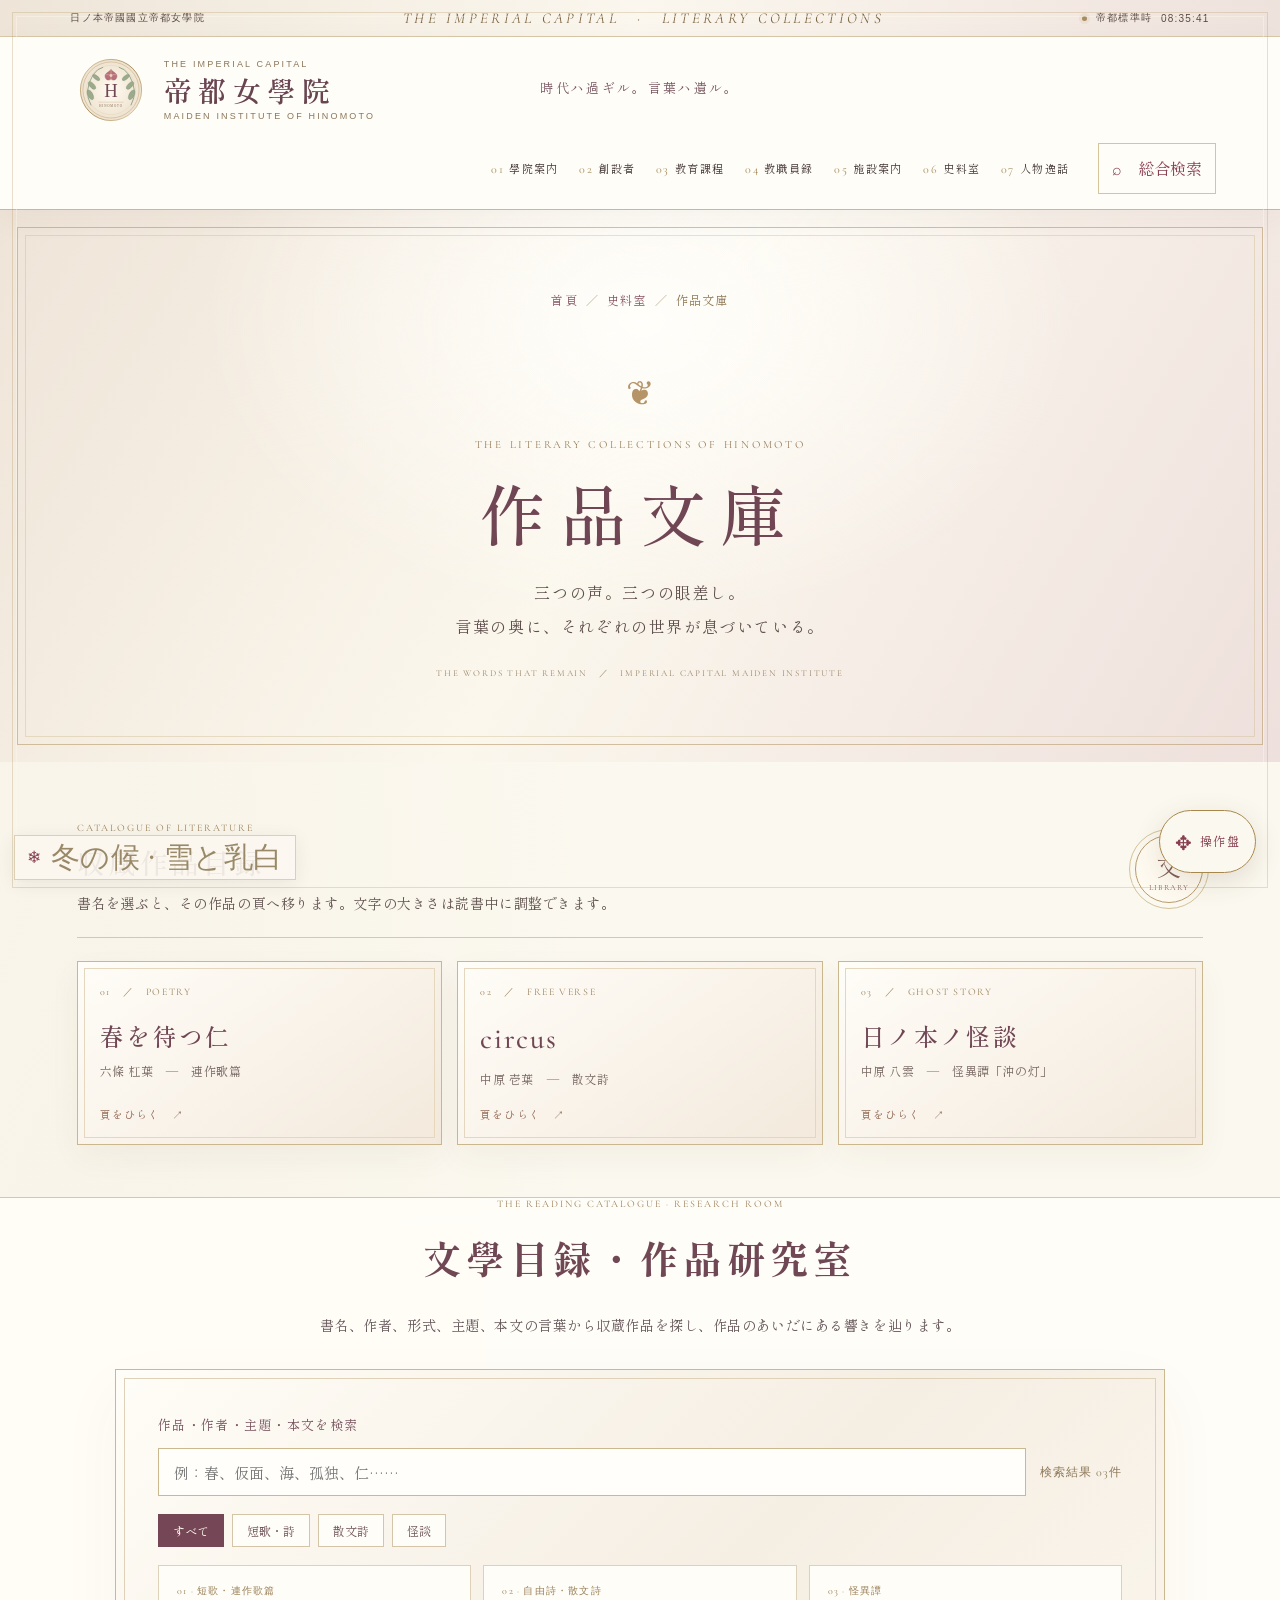
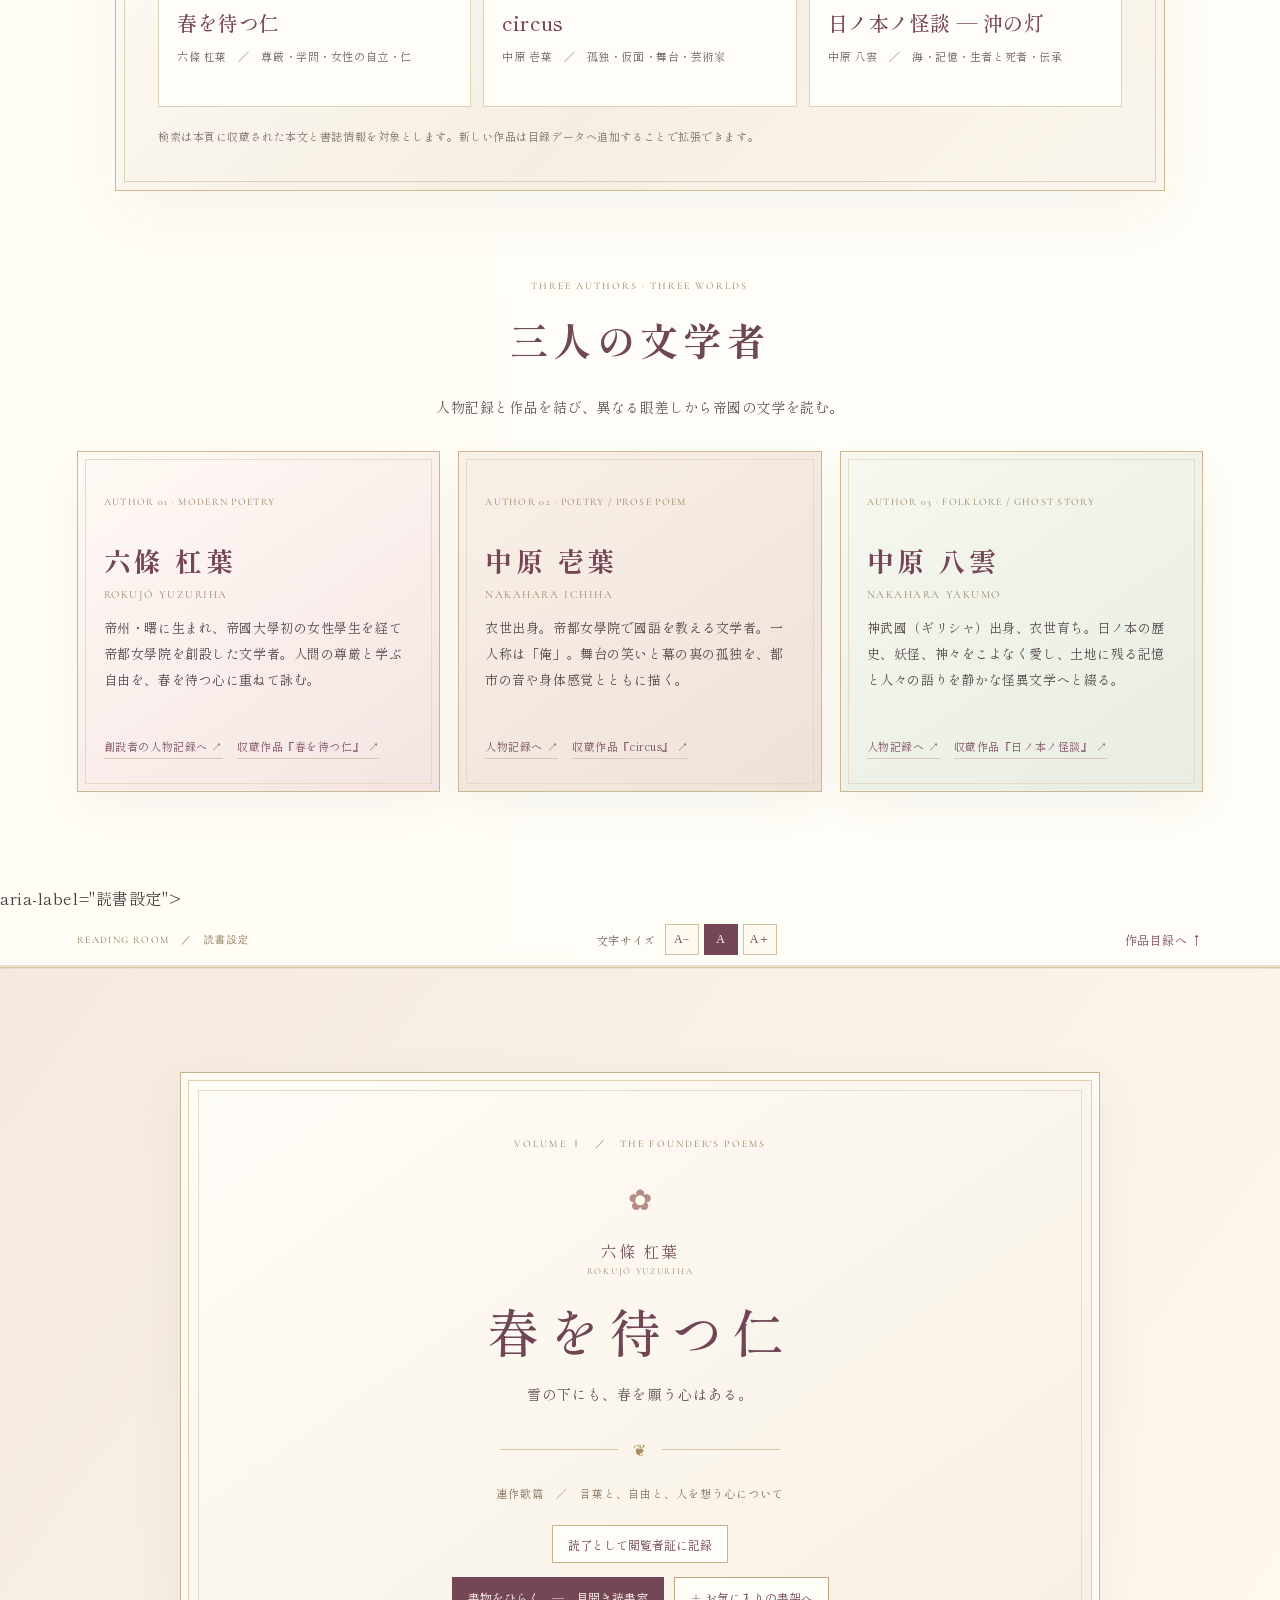
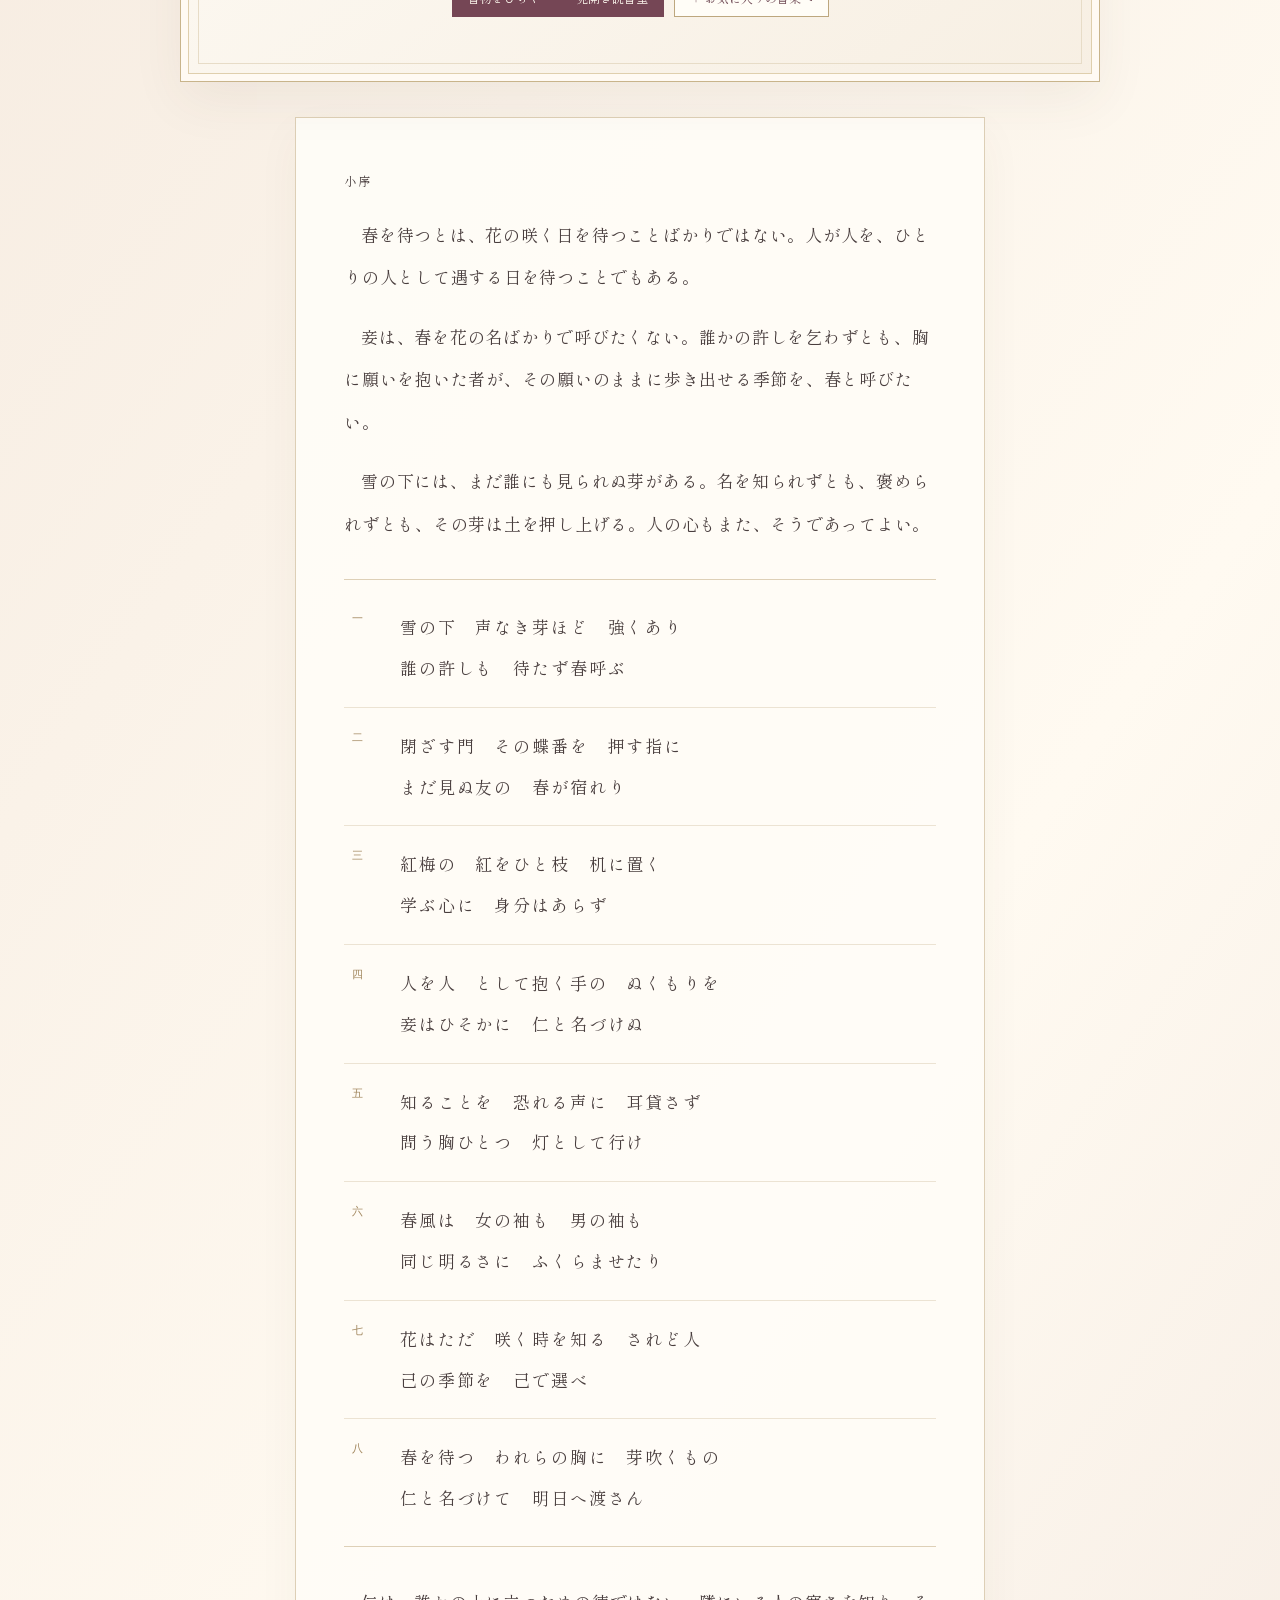
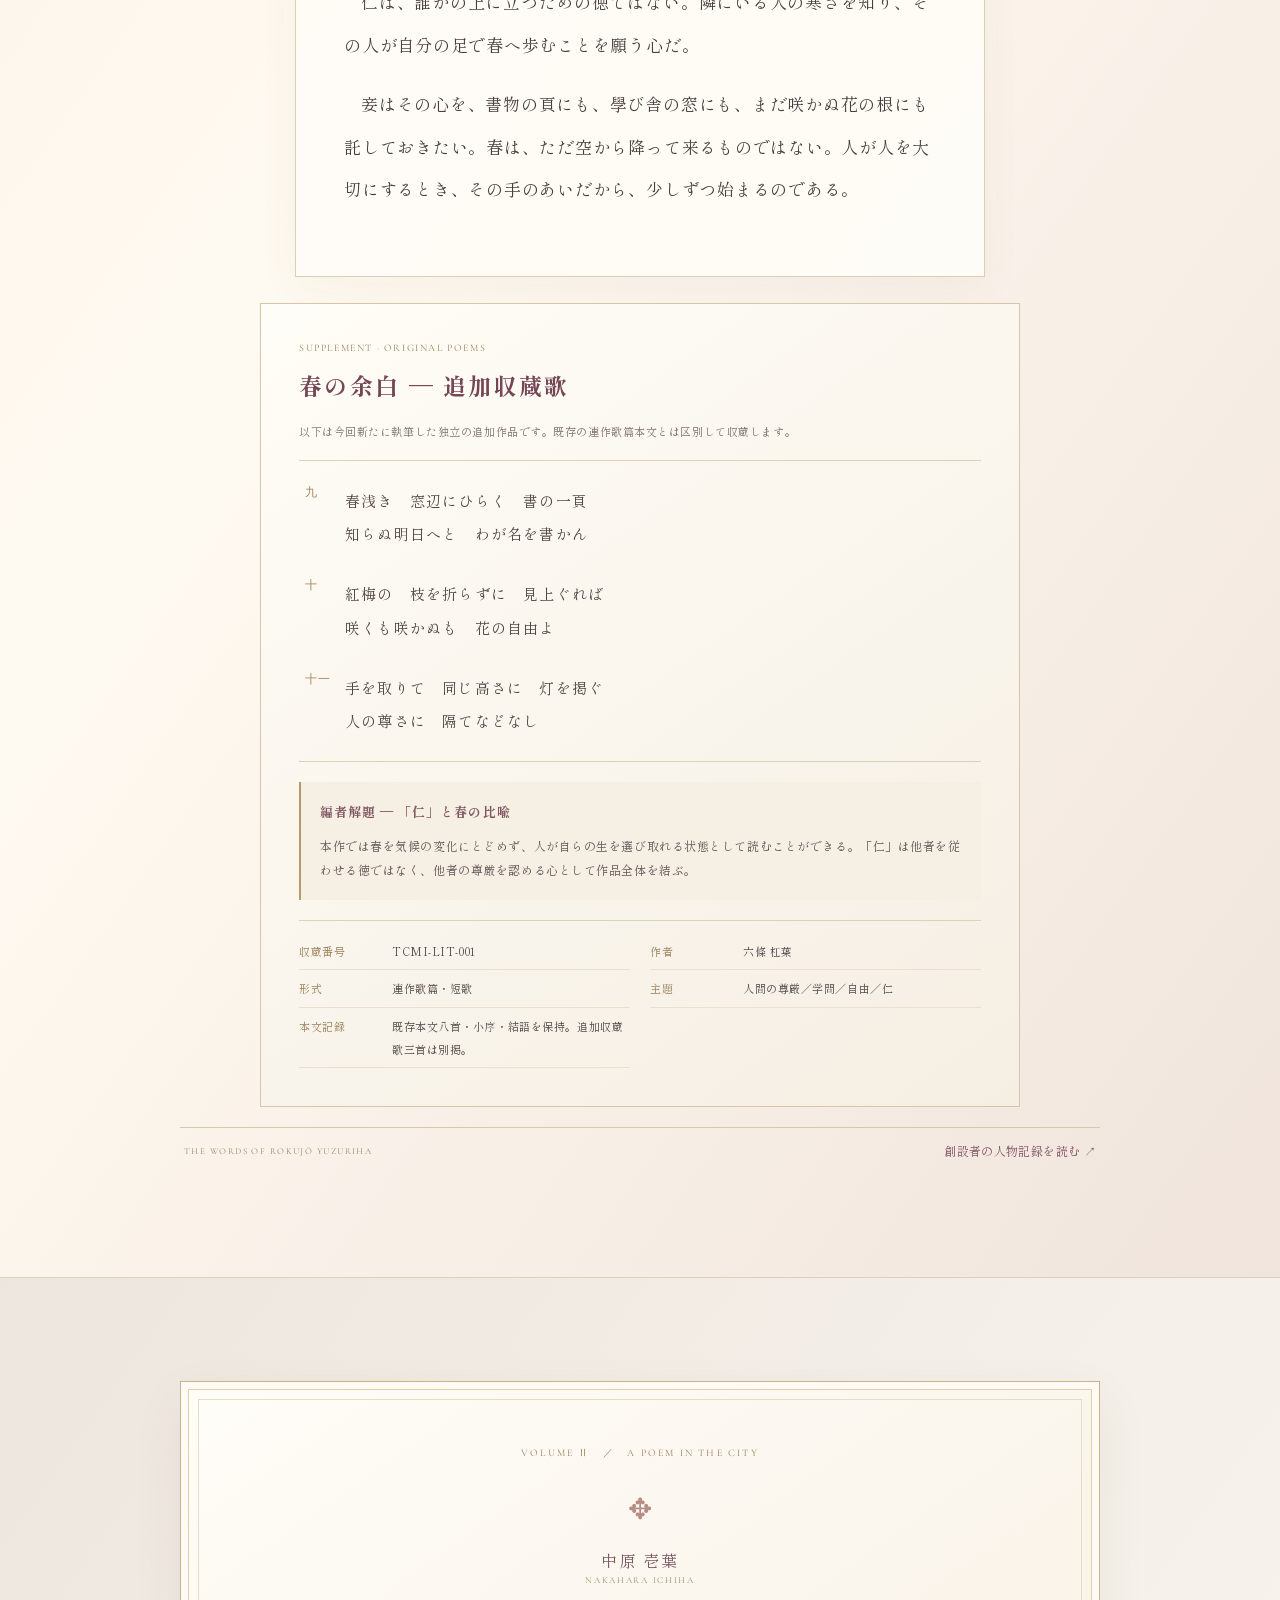
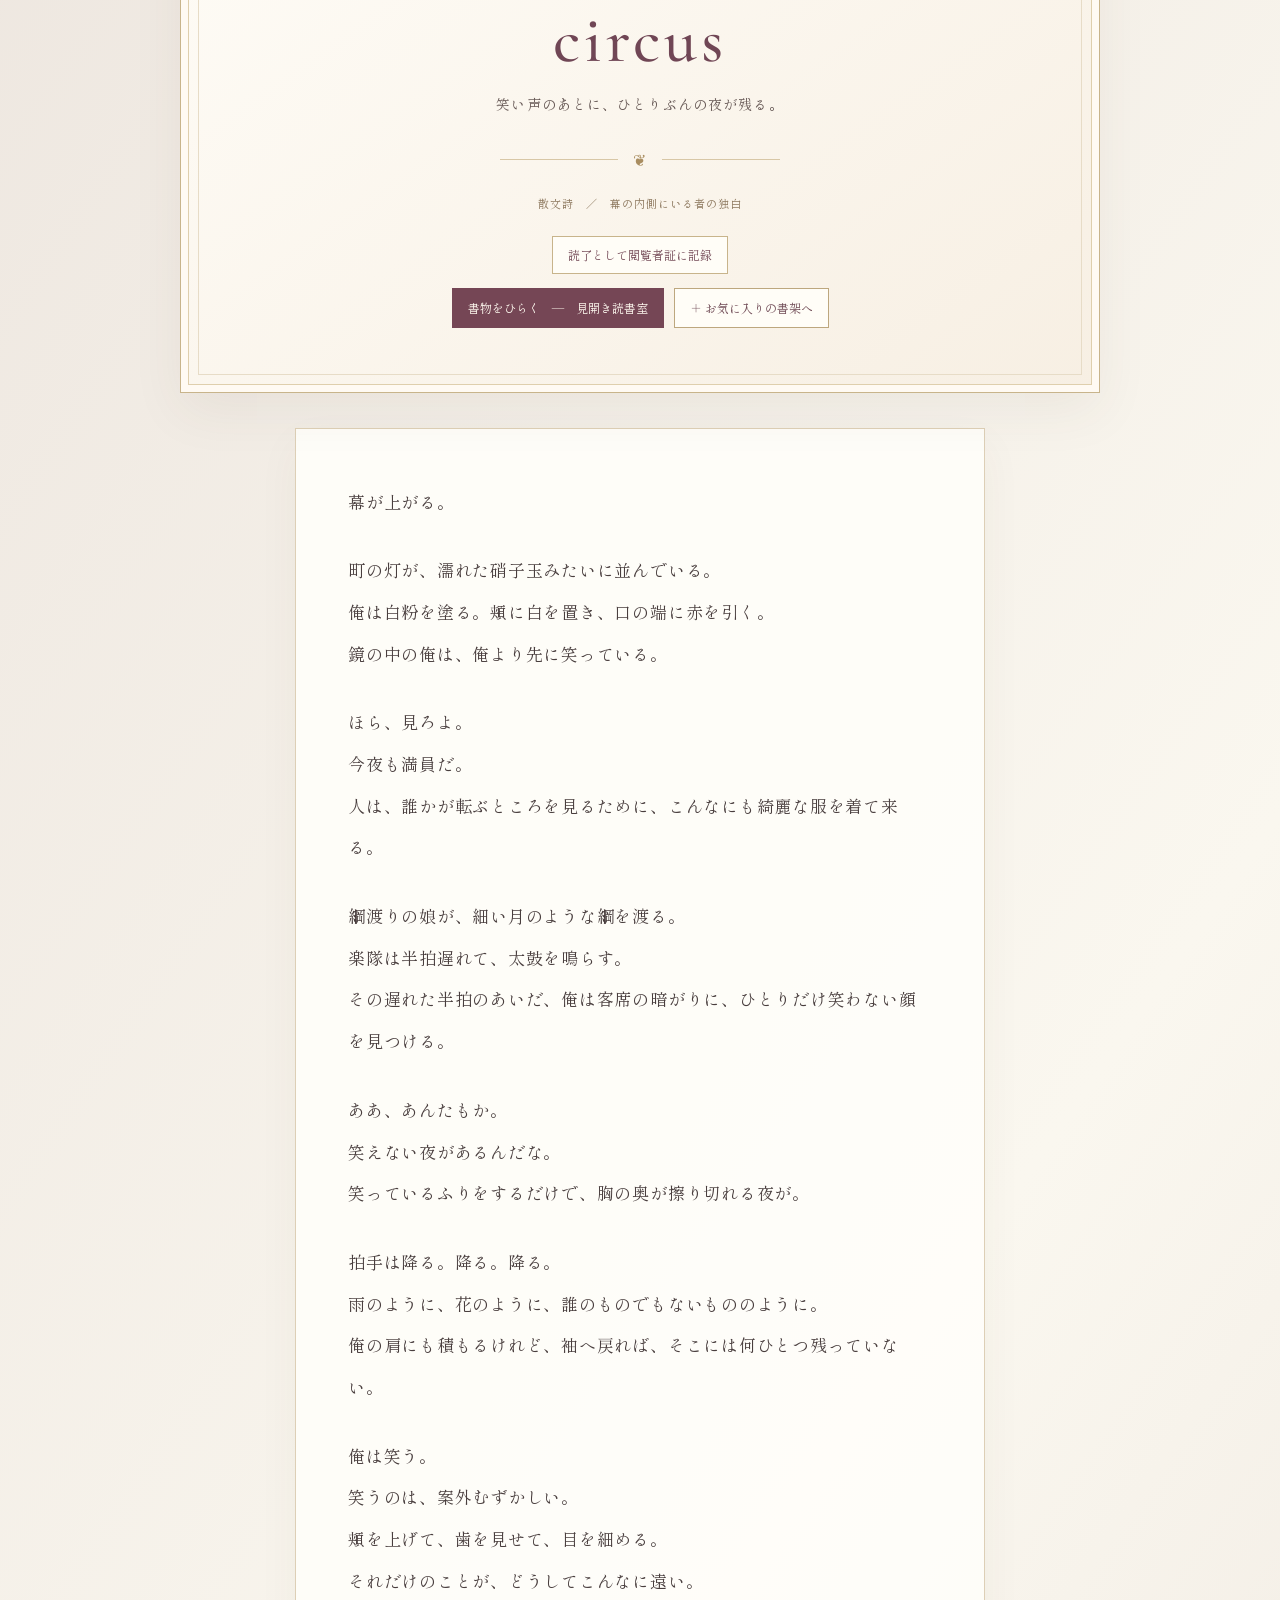
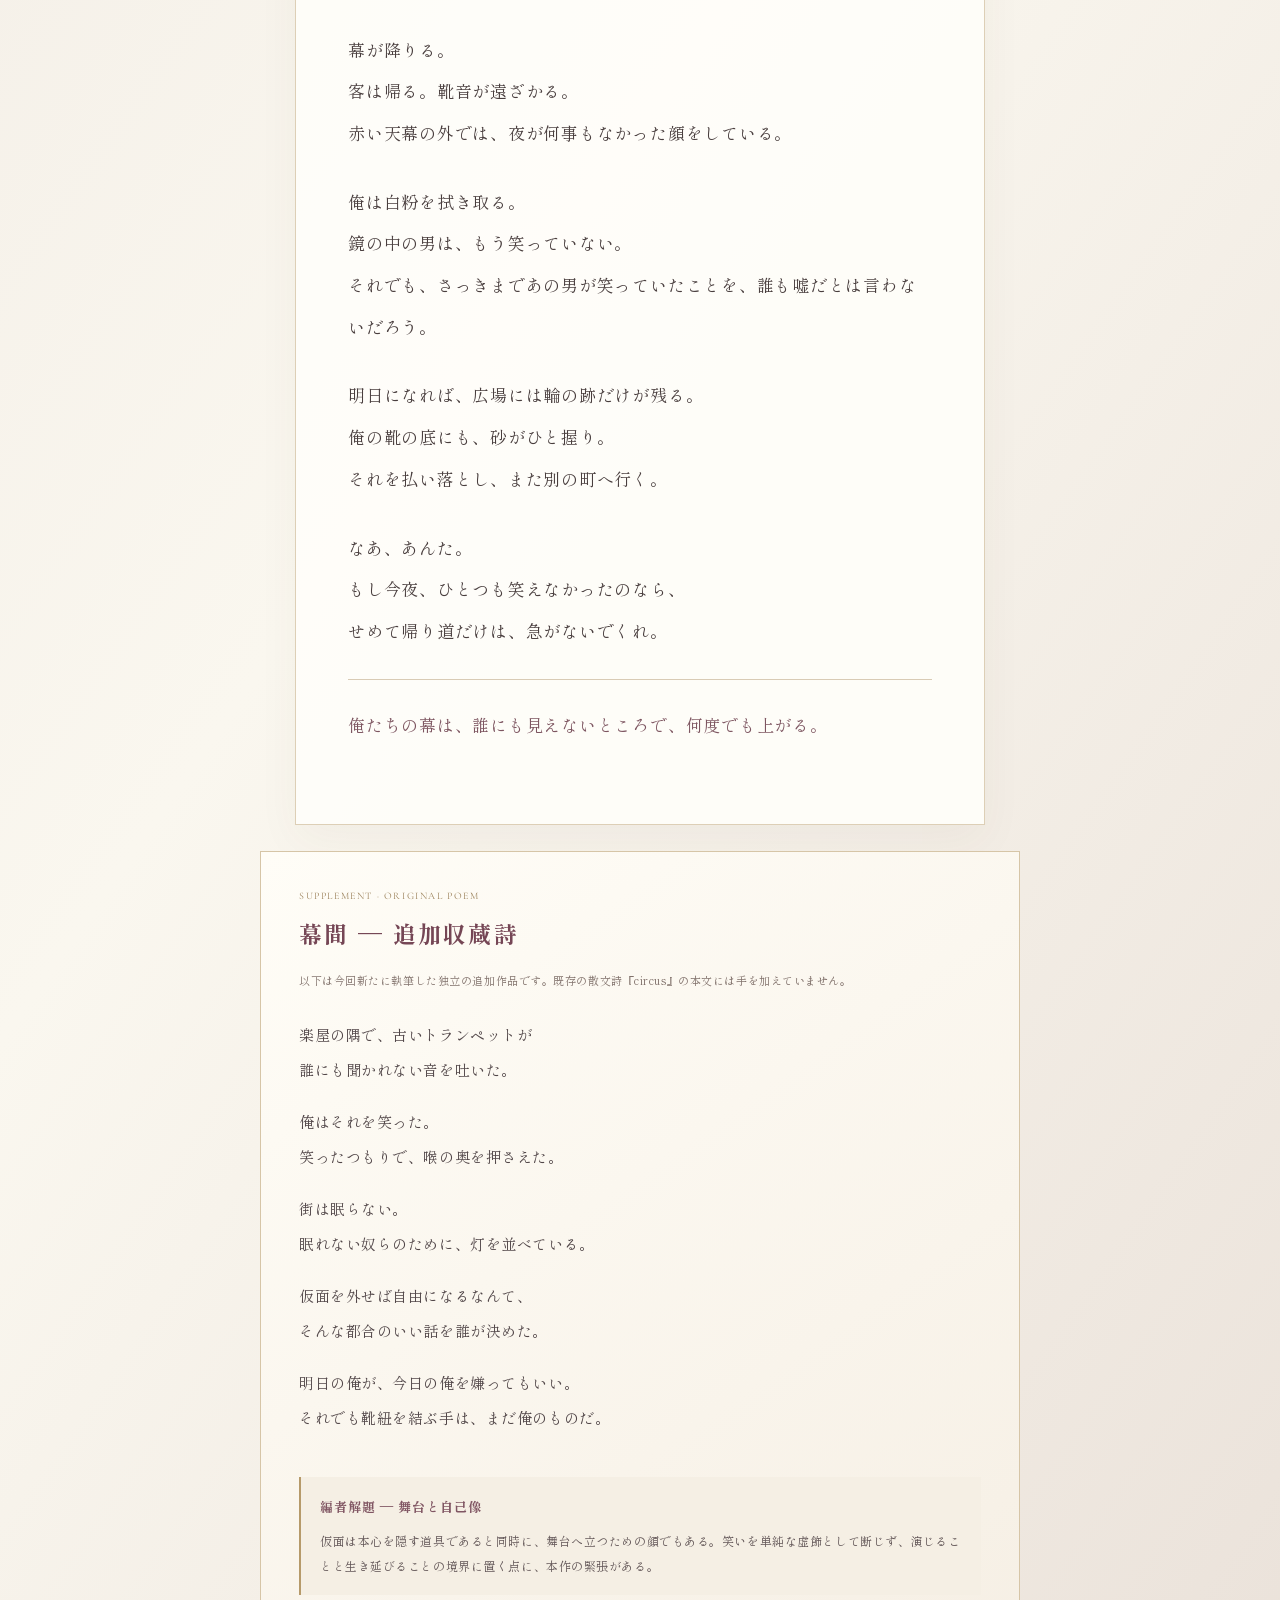
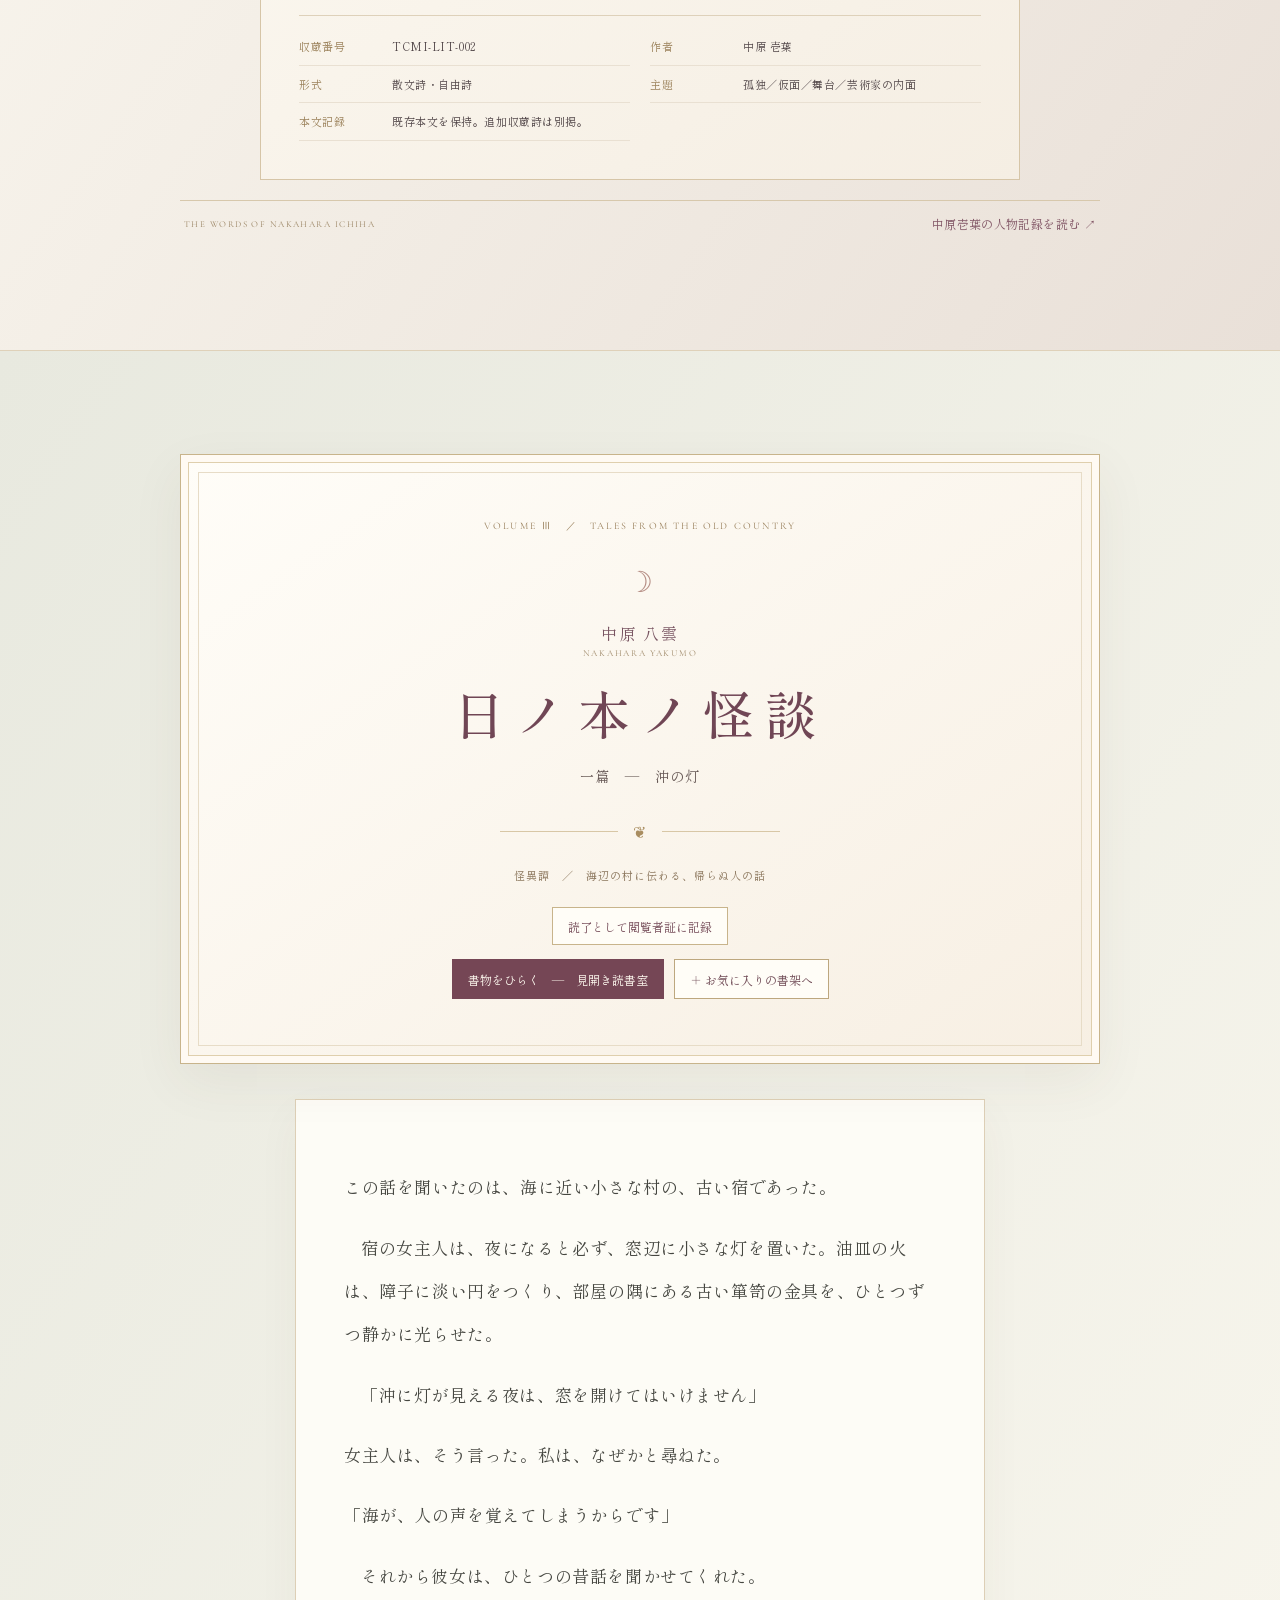
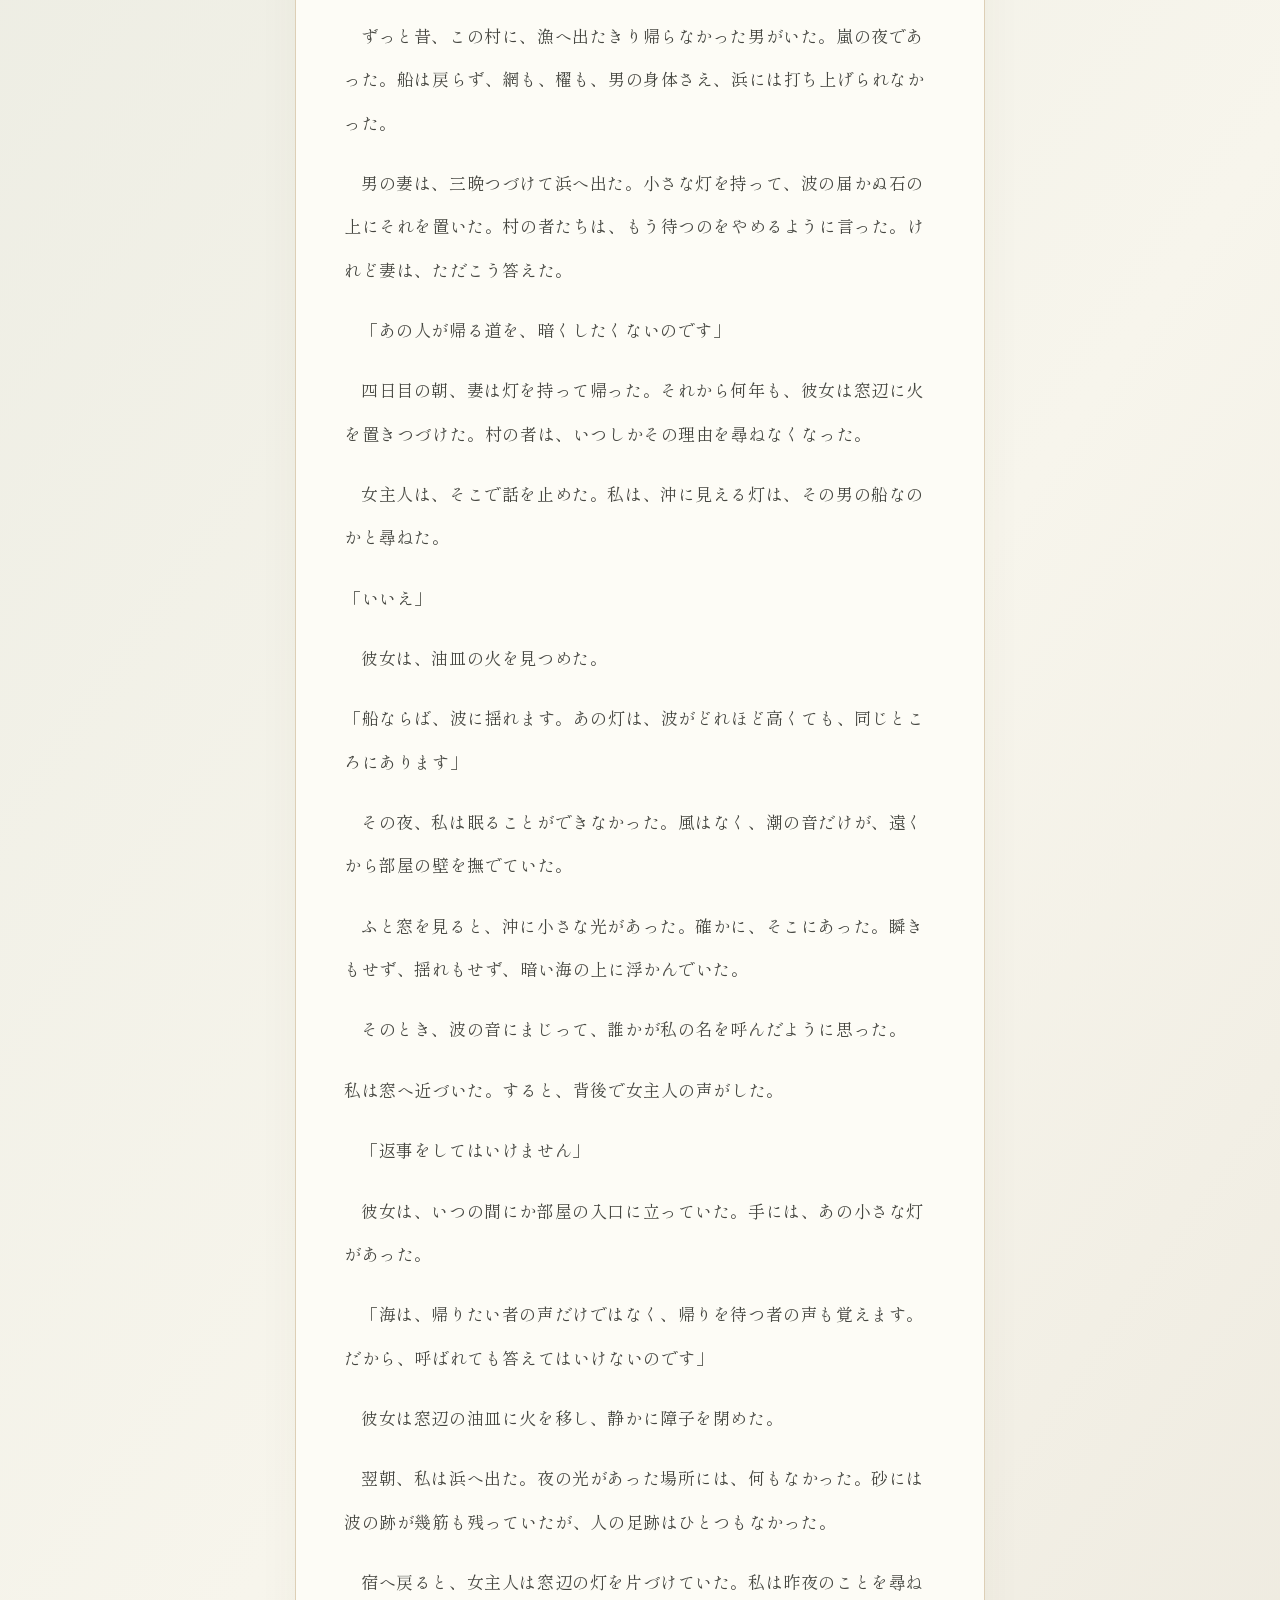
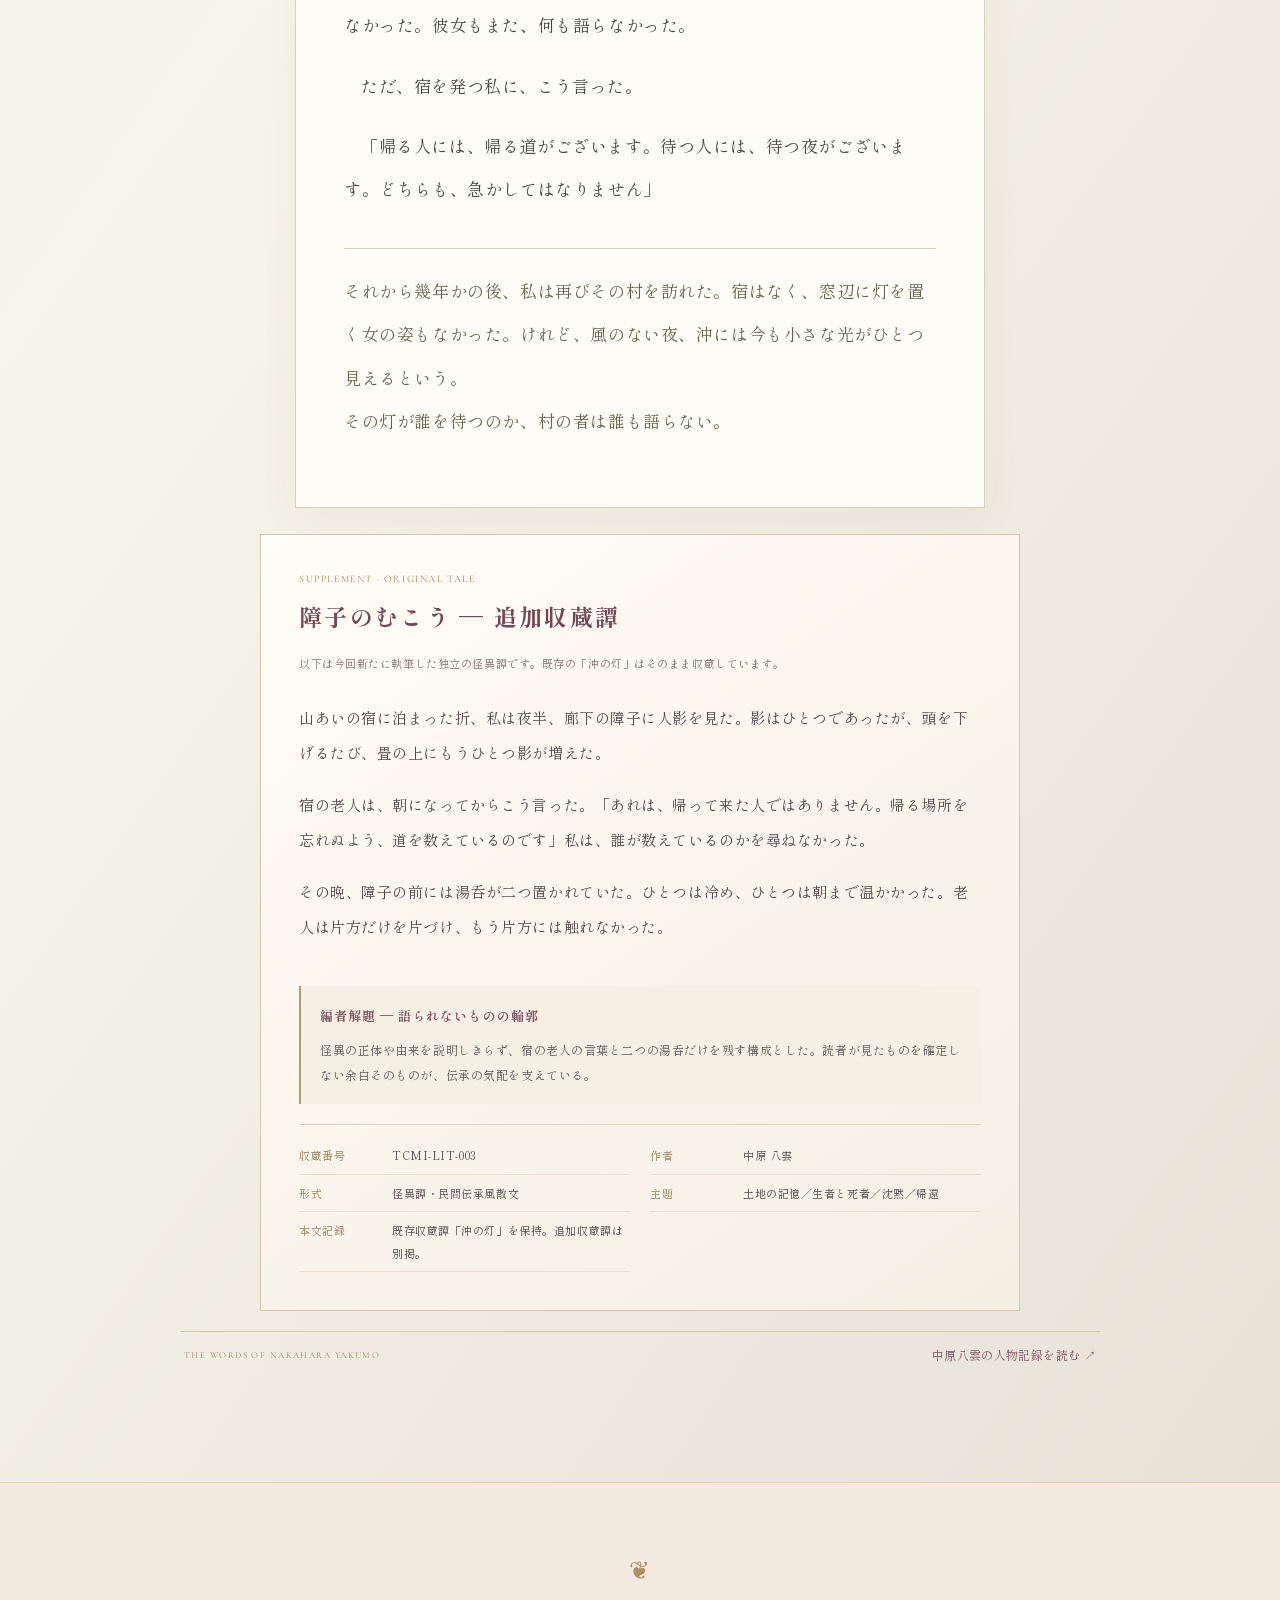
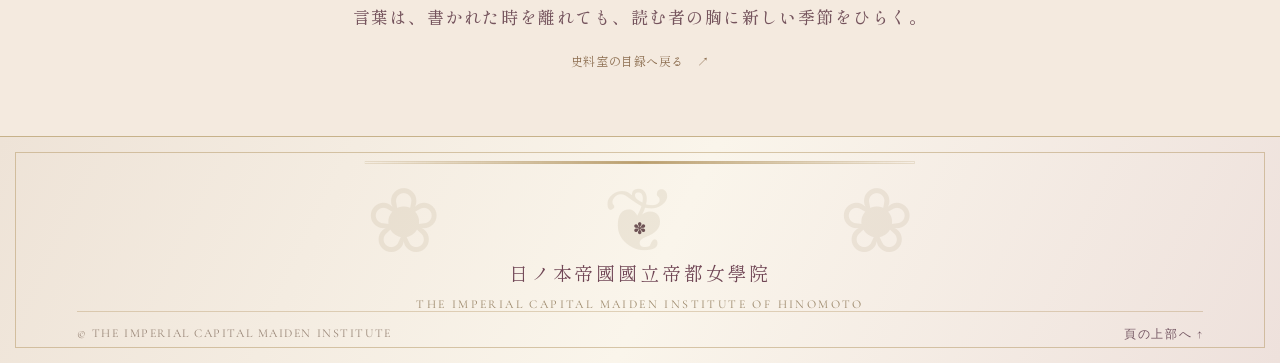
<file: literature.html>
<!doctype html>
<html lang="ja">
<head>
  <meta charset="utf-8">
  <meta name="viewport" content="width=device-width, initial-scale=1">
  <meta name="theme-color" content="#f7f2e8">
  <meta name="color-scheme" content="light">
  <meta name="description" content="日ノ本帝國國立帝都女學院 作品文庫。六條杠葉『春を待つ仁』、中原壱葉『circus』、中原八雲『日ノ本ノ怪談』。">
  <meta property="og:title" content="作品文庫｜日ノ本帝國國立帝都女學院">
  <meta property="og:description" content="六條杠葉『春を待つ仁』、中原壱葉『circus』、中原八雲『日ノ本ノ怪談』。三つの声を収めた帝都女學院の作品文庫。">
  <meta property="og:type" content="article">
  <meta property="og:site_name" content="日ノ本帝國國立帝都女學院">
  <title>作品文庫｜日ノ本帝國國立帝都女學院</title>
  <link rel="preconnect" href="https://fonts.googleapis.com">
  <link rel="preconnect" href="https://fonts.gstatic.com" crossorigin>
  <link href="https://fonts.googleapis.com/css2?family=Cormorant+Garamond:wght@400;500;600&family=Shippori+Mincho:wght@400;500;600;700&display=swap" rel="stylesheet">
  <link rel="stylesheet" href="assets/css/style.css">
  <link rel="stylesheet" href="assets/css/atelier.css">
  <link rel="stylesheet" href="assets/css/legibility.css">
  <link rel="stylesheet" href="assets/css/identity.css">
  <link rel="stylesheet" href="assets/css/rose-regalia.css?v=20261111-rose-regalia-2">
  <link rel="stylesheet" href="assets/css/maison.css">
  <link rel="stylesheet" href="assets/css/atelier-masterpiece.css">
  <link rel="stylesheet" href="assets/css/literary-library.css?v=20261111-literary-works">
  <link rel="stylesheet" href="assets/css/literary-atlas.css?v=20261111-literary-atlas">
  <script src="assets/js/main.js" defer></script>
  <script src="assets/js/atelier.js" defer></script>
  <script src="assets/js/interactive.js" defer></script>
  <script src="assets/js/experience.js" defer></script>
  <script src="assets/js/maison.js" defer></script>
  <script src="assets/js/literary-library.js?v=20261111-literary-reader" defer></script>
  <script src="assets/js/literary-atlas.js?v=20261111-literary-atlas" defer></script>
  <link rel="stylesheet" href="assets/css/observatory.css?v=20261115-observatory">
  <script src="assets/js/observatory.js?v=20261115-observatory" defer></script>
</head>
<body>
<a class="skip-link" href="#main">本文へ移動</a>
<div class="page-frame" id="top">
  <div class="utility-bar">
    <span>日ノ本帝國國立帝都女學院</span>
    <span class="utility-center">THE IMPERIAL CAPITAL　·　LITERARY COLLECTIONS</span>
    <span class="utility-right"><i class="live-dot" aria-hidden="true"></i> 帝都標準時 <time id="imperial-clock">--:--:--</time></span>
  </div>
  <header class="site-header">
    <div class="masthead">
      <a class="brand" href="index.html" aria-label="日ノ本帝國國立帝都女學院 トップページ">
        <span class="brand-crest" aria-hidden="true"><span>❀</span><i>H</i></span>
        <span class="brand-copy"><span class="brand-kicker">THE IMPERIAL CAPITAL</span><span class="brand-name">帝都女學院</span><span class="brand-subtitle">MAIDEN INSTITUTE OF HINOMOTO</span></span>
      </a>
      <p class="masthead-motto">時代ハ過ギル。言葉ハ遺ル。</p>
      <button class="menu-toggle" id="menu-toggle" type="button" aria-expanded="false" aria-controls="global-nav"><span>目録</span><span class="menu-toggle-mark" aria-hidden="true"><i></i><i></i></span></button>
    </div>
    <nav class="global-nav" id="global-nav" aria-label="主要目録">
      <a href="index.html#about"><span>01</span>學院案内</a>
      <a href="index.html#founder"><span>02</span>創設者</a>
      <a href="curriculum.html"><span>03</span>教育課程</a>
      <a href="index.html#faculty"><span>04</span>教職員録</a>
      <a href="index.html#campus"><span>05</span>施設案内</a>
      <a href="index.html#archives"><span>06</span>史料室</a>
      <a href="index.html#stories"><span>07</span>人物逸話</a>
    </nav>
  </header>
  <main id="main">
    <header class="literary-collection-hero">
      <p class="literary-breadcrumb"><a href="index.html">首頁</a><span>／</span><a href="index.html#archives">史料室</a><span>／</span>作品文庫</p>
      <div class="literary-hero-ornament" aria-hidden="true">❦</div>
      <p class="literary-hero-kicker">THE LITERARY COLLECTIONS OF HINOMOTO</p>
      <h1>作品文庫</h1>
      <p class="literary-hero-subtitle">三つの声。三つの眼差し。<br>言葉の奥に、それぞれの世界が息づいている。</p>
      <p class="literary-hero-note">THE WORDS THAT REMAIN　／　IMPERIAL CAPITAL MAIDEN INSTITUTE</p>
    </header>

    <section class="literary-index section-wrap" id="collection-index" aria-labelledby="literary-index-title">
      <div class="literary-index-heading">
        <div><p class="literary-overline">CATALOGUE OF LITERATURE</p><h2 id="literary-index-title">収蔵作品目録</h2><p>書名を選ぶと、その作品の頁へ移ります。文字の大きさは読書中に調整できます。</p></div>
        <span class="literary-index-seal" aria-hidden="true">文<br><small>LIBRARY</small></span>
      </div>
      <div class="literary-index-grid">
        <a class="literary-index-card index-yuzuriha" href="#haru-wo-matsu-jin"><span>01　／　POETRY</span><strong>春を待つ仁</strong><small>六條 杠葉　—　連作歌篇</small><i aria-hidden="true">頁をひらく　↗</i></a>
        <a class="literary-index-card index-ichiha" href="#circus"><span>02　／　FREE VERSE</span><strong>circus</strong><small>中原 壱葉　—　散文詩</small><i aria-hidden="true">頁をひらく　↗</i></a>
        <a class="literary-index-card index-yakumo" href="#nihon-kaidan"><span>03　／　GHOST STORY</span><strong>日ノ本ノ怪談</strong><small>中原 八雲　—　怪異譚「沖の灯」</small><i aria-hidden="true">頁をひらく　↗</i></a>
      </div>
    </section>

    <div class="literary-reader-tools"
    <section class="literary-discovery section-wrap" id="literary-discovery" aria-labelledby="discovery-title">
      <header class="discovery-heading"><p class="literary-overline">THE READING CATALOGUE · RESEARCH ROOM</p><h2 id="discovery-title">文學目録・作品研究室</h2><p>書名、作者、形式、主題、本文の言葉から収蔵作品を探し、作品のあいだにある響きを辿ります。</p></header>
      <div class="literary-search-panel">
        <label for="literary-search">作品・作者・主題・本文を検索</label>
        <div class="literary-search-row"><input id="literary-search" type="search" placeholder="例：春、仮面、海、孤独、仁……" autocomplete="off"><span id="literary-search-count" aria-live="polite">収蔵作品 03件</span></div>
        <div class="literary-filter-row" role="group" aria-label="文学形式で絞り込む">
          <button type="button" data-literary-filter="all" aria-pressed="true">すべて</button><button type="button" data-literary-filter="poetry" aria-pressed="false">短歌・詩</button><button type="button" data-literary-filter="prose" aria-pressed="false">散文詩</button><button type="button" data-literary-filter="folklore" aria-pressed="false">怪談</button>
        </div>
        <div class="literary-search-results" id="literary-search-results">
          <a href="#haru-wo-matsu-jin" data-catalogue-work="haru-wo-matsu-jin"><span>01 · 短歌・連作歌篇</span><strong>春を待つ仁</strong><small>六條 杠葉　／　尊厳・学問・女性の自立・仁</small></a>
          <a href="#circus" data-catalogue-work="circus"><span>02 · 自由詩・散文詩</span><strong>circus</strong><small>中原 壱葉　／　孤独・仮面・舞台・芸術家</small></a>
          <a href="#nihon-kaidan" data-catalogue-work="nihon-kaidan"><span>03 · 怪異譚</span><strong>日ノ本ノ怪談 — 沖の灯</strong><small>中原 八雲　／　海・記憶・生者と死者・伝承</small></a>
        </div>
        <p class="literary-search-note">検索は本頁に収蔵された本文と書誌情報を対象とします。新しい作品は目録データへ追加することで拡張できます。</p>
      </div>
    </section>
    <section class="literary-authors section-wrap" aria-labelledby="authors-title">
      <header class="discovery-heading"><p class="literary-overline">THREE AUTHORS · THREE WORLDS</p><h2 id="authors-title">三人の文学者</h2><p>人物記録と作品を結び、異なる眼差しから帝國の文学を読む。</p></header>
      <div class="literary-author-grid">
        <article class="literary-author author-yuzuriha"><span>AUTHOR 01 · MODERN POETRY</span><h3>六條 杠葉</h3><p class="author-latin">ROKUJŌ YUZURIHA</p><p>帝州・曙に生まれ、帝國大學初の女性學生を経て帝都女學院を創設した文学者。人間の尊厳と学ぶ自由を、春を待つ心に重ねて詠む。</p><a href="index.html#founder">創設者の人物記録へ ↗</a><a href="#haru-wo-matsu-jin">収蔵作品『春を待つ仁』 ↗</a></article>
        <article class="literary-author author-ichiha"><span>AUTHOR 02 · POETRY / PROSE POEM</span><h3>中原 壱葉</h3><p class="author-latin">NAKAHARA ICHIHA</p><p>衣世出身。帝都女學院で國語を教える文学者。一人称は「俺」。舞台の笑いと幕の裏の孤独を、都市の音や身体感覚とともに描く。</p><a href="index.html#faculty-ichiha">人物記録へ ↗</a><a href="#circus">収蔵作品『circus』 ↗</a></article>
        <article class="literary-author author-yakumo"><span>AUTHOR 03 · FOLKLORE / GHOST STORY</span><h3>中原 八雲</h3><p class="author-latin">NAKAHARA YAKUMO</p><p>神武國（ギリシャ）出身、衣世育ち。日ノ本の歴史、妖怪、神々をこよなく愛し、土地に残る記憶と人々の語りを静かな怪異文学へと綴る。</p><a href="index.html#faculty-yakumo">人物記録へ ↗</a><a href="#nihon-kaidan">収蔵作品『日ノ本ノ怪談』 ↗</a></article>
      </div>
    </section> aria-label="読書設定">
      <div class="literary-reader-tools-inner">
        <span>READING ROOM　／　読書設定</span>
        <div class="literary-size-controls" role="group" aria-label="本文の文字サイズ">
          <span>文字サイズ</span>
          <button type="button" data-reader-size="small" aria-pressed="false" aria-label="文字を小さく">A−</button>
          <button type="button" data-reader-size="standard" aria-pressed="true" aria-label="標準の文字サイズ">A</button>
          <button type="button" data-reader-size="large" aria-pressed="false" aria-label="文字を大きく">A＋</button>
        </div>
        <a href="#collection-index">作品目録へ ↑</a>
      </div>
      <div class="literary-progress-track"><span id="literary-progress"></span></div>
    </div>

    <section class="literary-volume volume-yuzuriha" id="haru-wo-matsu-jin" data-work-id="haru-wo-matsu-jin" aria-labelledby="haru-title">
      <div class="volume-inner">
        <header class="volume-title-page">
          <p class="volume-number">VOLUME Ⅰ　／　THE FOUNDER'S POEMS</p>
          <span class="volume-flower" aria-hidden="true">✿</span>
          <p class="volume-author">六條 杠葉　<small>ROKUJŌ YUZURIHA</small></p>
          <h2 id="haru-title">春を待つ仁</h2>
          <p class="volume-subtitle">雪の下にも、春を願う心はある。</p>
          <div class="volume-rule"><span>❦</span></div>
          <p class="volume-form">連作歌篇　／　言葉と、自由と、人を想う心について</p>
          <button class="volume-read-button" type="button" data-mark-read="haru-wo-matsu-jin" aria-pressed="false">読了として閲覧者証に記録</button><div class="volume-interactions"><button type="button" class="literary-book-open" data-open-literary-book="haru-wo-matsu-jin">書物をひらく　—　見開き読書室</button><button type="button" class="literary-favorite" data-literary-favorite="haru-wo-matsu-jin" aria-pressed="false">＋ お気に入りの書架へ</button></div>
        </header>
        <article class="literary-text literary-yuzuriha">
          <p class="literary-small-heading">小序</p>
          <p>春を待つとは、花の咲く日を待つことばかりではない。人が人を、ひとりの人として遇する日を待つことでもある。</p>
          <p>妾は、春を花の名ばかりで呼びたくない。誰かの許しを乞わずとも、胸に願いを抱いた者が、その願いのままに歩き出せる季節を、春と呼びたい。</p>
          <p>雪の下には、まだ誰にも見られぬ芽がある。名を知られずとも、褒められずとも、その芽は土を押し上げる。人の心もまた、そうであってよい。</p>
          <div class="tanka-sequence" aria-label="連作短歌">
            <p class="tanka"><span class="tanka-no">一</span><span>雪の下　声なき芽ほど　強くあり<br>誰の許しも　待たず春呼ぶ</span></p>
            <p class="tanka"><span class="tanka-no">二</span><span>閉ざす門　その蝶番を　押す指に<br>まだ見ぬ友の　春が宿れり</span></p>
            <p class="tanka"><span class="tanka-no">三</span><span>紅梅の　紅をひと枝　机に置く<br>学ぶ心に　身分はあらず</span></p>
            <p class="tanka"><span class="tanka-no">四</span><span>人を人　として抱く手の　ぬくもりを<br>妾はひそかに　仁と名づけぬ</span></p>
            <p class="tanka"><span class="tanka-no">五</span><span>知ることを　恐れる声に　耳貸さず<br>問う胸ひとつ　灯として行け</span></p>
            <p class="tanka"><span class="tanka-no">六</span><span>春風は　女の袖も　男の袖も<br>同じ明るさに　ふくらませたり</span></p>
            <p class="tanka"><span class="tanka-no">七</span><span>花はただ　咲く時を知る　されど人<br>己の季節を　己で選べ</span></p>
            <p class="tanka"><span class="tanka-no">八</span><span>春を待つ　われらの胸に　芽吹くもの<br>仁と名づけて　明日へ渡さん</span></p>
          </div>
          <p>仁は、誰かの上に立つための徳ではない。隣にいる人の寒さを知り、その人が自分の足で春へ歩むことを願う心だ。</p>
          <p>妾はその心を、書物の頁にも、學び舎の窓にも、まだ咲かぬ花の根にも託しておきたい。春は、ただ空から降って来るものではない。人が人を大切にするとき、その手のあいだから、少しずつ始まるのである。</p>
        </article>
        <section class="literary-apparatus" aria-label="作品研究資料">
          <p class="apparatus-kicker">SUPPLEMENT · ORIGINAL POEMS</p><h3>春の余白 — 追加収蔵歌</h3>
          <p class="apparatus-note">以下は今回新たに執筆した独立の追加作品です。既存の連作歌篇本文とは区別して収蔵します。</p>
          <div class="supplement-tanka"><p><span>九</span>春浅き　窓辺にひらく　書の一頁<br>知らぬ明日へと　わが名を書かん</p><p><span>十</span>紅梅の　枝を折らずに　見上ぐれば<br>咲くも咲かぬも　花の自由よ</p><p><span>十一</span>手を取りて　同じ高さに　灯を掲ぐ<br>人の尊さに　隔てなどなし</p></div>
          <div class="editorial-note"><h4>編者解題 — 「仁」と春の比喩</h4><p>本作では春を気候の変化にとどめず、人が自らの生を選び取れる状態として読むことができる。「仁」は他者を従わせる徳ではなく、他者の尊厳を認める心として作品全体を結ぶ。</p></div>
          <dl class="literary-colophon"><div><dt>収蔵番号</dt><dd>TCMI-LIT-001</dd></div><div><dt>作者</dt><dd>六條 杠葉</dd></div><div><dt>形式</dt><dd>連作歌篇・短歌</dd></div><div><dt>主題</dt><dd>人間の尊厳／学問／自由／仁</dd></div><div><dt>本文記録</dt><dd>既存本文八首・小序・結語を保持。追加収蔵歌三首は別掲。</dd></div></dl>
        </section>
        <footer class="volume-colophon"><span>THE WORDS OF ROKUJŌ YUZURIHA</span><a href="index.html#founder">創設者の人物記録を読む ↗</a></footer>
      </div>
    </section>

    <section class="literary-volume volume-ichiha" id="circus" data-work-id="circus" aria-labelledby="circus-title">
      <div class="volume-inner">
        <header class="volume-title-page">
          <p class="volume-number">VOLUME Ⅱ　／　A POEM IN THE CITY</p>
          <span class="volume-flower" aria-hidden="true">✥</span>
          <p class="volume-author">中原 壱葉　<small>NAKAHARA ICHIHA</small></p>
          <h2 id="circus-title">circus</h2>
          <p class="volume-subtitle">笑い声のあとに、ひとりぶんの夜が残る。</p>
          <div class="volume-rule"><span>❦</span></div>
          <p class="volume-form">散文詩　／　幕の内側にいる者の独白</p>
          <button class="volume-read-button" type="button" data-mark-read="circus" aria-pressed="false">読了として閲覧者証に記録</button><div class="volume-interactions"><button type="button" class="literary-book-open" data-open-literary-book="circus">書物をひらく　—　見開き読書室</button><button type="button" class="literary-favorite" data-literary-favorite="circus" aria-pressed="false">＋ お気に入りの書架へ</button></div>
        </header>
        <article class="literary-text literary-ichiha">
          <p class="circus-line">幕が上がる。</p>
          <p class="circus-line">町の灯が、濡れた硝子玉みたいに並んでいる。<br>俺は白粉を塗る。頬に白を置き、口の端に赤を引く。<br>鏡の中の俺は、俺より先に笑っている。</p>
          <p class="circus-line">ほら、見ろよ。<br>今夜も満員だ。<br>人は、誰かが転ぶところを見るために、こんなにも綺麗な服を着て来る。</p>
          <p class="circus-line">綱渡りの娘が、細い月のような綱を渡る。<br>楽隊は半拍遅れて、太鼓を鳴らす。<br>その遅れた半拍のあいだ、俺は客席の暗がりに、ひとりだけ笑わない顔を見つける。</p>
          <p class="circus-line">ああ、あんたもか。<br>笑えない夜があるんだな。<br>笑っているふりをするだけで、胸の奥が擦り切れる夜が。</p>
          <p class="circus-line">拍手は降る。降る。降る。<br>雨のように、花のように、誰のものでもないもののように。<br>俺の肩にも積もるけれど、袖へ戻れば、そこには何ひとつ残っていない。</p>
          <p class="circus-line">俺は笑う。<br>笑うのは、案外むずかしい。<br>頬を上げて、歯を見せて、目を細める。<br>それだけのことが、どうしてこんなに遠い。</p>
          <p class="circus-line">幕が降りる。<br>客は帰る。靴音が遠ざかる。<br>赤い天幕の外では、夜が何事もなかった顔をしている。</p>
          <p class="circus-line">俺は白粉を拭き取る。<br>鏡の中の男は、もう笑っていない。<br>それでも、さっきまであの男が笑っていたことを、誰も嘘だとは言わないだろう。</p>
          <p class="circus-line">明日になれば、広場には輪の跡だけが残る。<br>俺の靴の底にも、砂がひと握り。<br>それを払い落とし、また別の町へ行く。</p>
          <p class="circus-line">なあ、あんた。<br>もし今夜、ひとつも笑えなかったのなら、<br>せめて帰り道だけは、急がないでくれ。</p>
          <p class="circus-line circus-ending">俺たちの幕は、誰にも見えないところで、何度でも上がる。</p>
        </article>
        <section class="literary-apparatus" aria-label="作品研究資料">
          <p class="apparatus-kicker">SUPPLEMENT · ORIGINAL POEM</p><h3>幕間 — 追加収蔵詩</h3>
          <p class="apparatus-note">以下は今回新たに執筆した独立の追加作品です。既存の散文詩『circus』の本文には手を加えていません。</p>
          <div class="supplement-freeverse"><p>楽屋の隅で、古いトランペットが<br>誰にも聞かれない音を吐いた。</p><p>俺はそれを笑った。<br>笑ったつもりで、喉の奥を押さえた。</p><p>街は眠らない。<br>眠れない奴らのために、灯を並べている。</p><p>仮面を外せば自由になるなんて、<br>そんな都合のいい話を誰が決めた。</p><p>明日の俺が、今日の俺を嫌ってもいい。<br>それでも靴紐を結ぶ手は、まだ俺のものだ。</p></div>
          <div class="editorial-note"><h4>編者解題 — 舞台と自己像</h4><p>仮面は本心を隠す道具であると同時に、舞台へ立つための顔でもある。笑いを単純な虚飾として断じず、演じることと生き延びることの境界に置く点に、本作の緊張がある。</p></div>
          <dl class="literary-colophon"><div><dt>収蔵番号</dt><dd>TCMI-LIT-002</dd></div><div><dt>作者</dt><dd>中原 壱葉</dd></div><div><dt>形式</dt><dd>散文詩・自由詩</dd></div><div><dt>主題</dt><dd>孤独／仮面／舞台／芸術家の内面</dd></div><div><dt>本文記録</dt><dd>既存本文を保持。追加収蔵詩は別掲。</dd></div></dl>
        </section>
        <footer class="volume-colophon"><span>THE WORDS OF NAKAHARA ICHIHA</span><a href="index.html#faculty-ichiha">中原壱葉の人物記録を読む ↗</a></footer>
      </div>
    </section>

    <section class="literary-volume volume-yakumo" id="nihon-kaidan" data-work-id="nihon-kaidan" aria-labelledby="yakumo-title">
      <div class="volume-inner">
        <header class="volume-title-page">
          <p class="volume-number">VOLUME Ⅲ　／　TALES FROM THE OLD COUNTRY</p>
          <span class="volume-flower" aria-hidden="true">☽</span>
          <p class="volume-author">中原 八雲　<small>NAKAHARA YAKUMO</small></p>
          <h2 id="yakumo-title">日ノ本ノ怪談</h2>
          <p class="volume-subtitle">一篇　—　沖の灯</p>
          <div class="volume-rule"><span>❦</span></div>
          <p class="volume-form">怪異譚　／　海辺の村に伝わる、帰らぬ人の話</p>
          <button class="volume-read-button" type="button" data-mark-read="nihon-kaidan" aria-pressed="false">読了として閲覧者証に記録</button><div class="volume-interactions"><button type="button" class="literary-book-open" data-open-literary-book="nihon-kaidan">書物をひらく　—　見開き読書室</button><button type="button" class="literary-favorite" data-literary-favorite="nihon-kaidan" aria-pressed="false">＋ お気に入りの書架へ</button></div>
        </header>
        <article class="literary-text literary-yakumo">
          <p>この話を聞いたのは、海に近い小さな村の、古い宿であった。</p>
          <p>宿の女主人は、夜になると必ず、窓辺に小さな灯を置いた。油皿の火は、障子に淡い円をつくり、部屋の隅にある古い箪笥の金具を、ひとつずつ静かに光らせた。</p>
          <p>「沖に灯が見える夜は、窓を開けてはいけません」</p>
          <p>女主人は、そう言った。私は、なぜかと尋ねた。</p>
          <p>「海が、人の声を覚えてしまうからです」</p>
          <p>それから彼女は、ひとつの昔話を聞かせてくれた。</p>
          <p>ずっと昔、この村に、漁へ出たきり帰らなかった男がいた。嵐の夜であった。船は戻らず、網も、櫂も、男の身体さえ、浜には打ち上げられなかった。</p>
          <p>男の妻は、三晩つづけて浜へ出た。小さな灯を持って、波の届かぬ石の上にそれを置いた。村の者たちは、もう待つのをやめるように言った。けれど妻は、ただこう答えた。</p>
          <p>「あの人が帰る道を、暗くしたくないのです」</p>
          <p>四日目の朝、妻は灯を持って帰った。それから何年も、彼女は窓辺に火を置きつづけた。村の者は、いつしかその理由を尋ねなくなった。</p>
          <p>女主人は、そこで話を止めた。私は、沖に見える灯は、その男の船なのかと尋ねた。</p>
          <p>「いいえ」</p>
          <p>彼女は、油皿の火を見つめた。</p>
          <p>「船ならば、波に揺れます。あの灯は、波がどれほど高くても、同じところにあります」</p>
          <p>その夜、私は眠ることができなかった。風はなく、潮の音だけが、遠くから部屋の壁を撫でていた。</p>
          <p>ふと窓を見ると、沖に小さな光があった。確かに、そこにあった。瞬きもせず、揺れもせず、暗い海の上に浮かんでいた。</p>
          <p>そのとき、波の音にまじって、誰かが私の名を呼んだように思った。</p>
          <p>私は窓へ近づいた。すると、背後で女主人の声がした。</p>
          <p>「返事をしてはいけません」</p>
          <p>彼女は、いつの間にか部屋の入口に立っていた。手には、あの小さな灯があった。</p>
          <p>「海は、帰りたい者の声だけではなく、帰りを待つ者の声も覚えます。だから、呼ばれても答えてはいけないのです」</p>
          <p>彼女は窓辺の油皿に火を移し、静かに障子を閉めた。</p>
          <p>翌朝、私は浜へ出た。夜の光があった場所には、何もなかった。砂には波の跡が幾筋も残っていたが、人の足跡はひとつもなかった。</p>
          <p>宿へ戻ると、女主人は窓辺の灯を片づけていた。私は昨夜のことを尋ねなかった。彼女もまた、何も語らなかった。</p>
          <p>ただ、宿を発つ私に、こう言った。</p>
          <p>「帰る人には、帰る道がございます。待つ人には、待つ夜がございます。どちらも、急かしてはなりません」</p>
          <p class="yakumo-ending">それから幾年かの後、私は再びその村を訪れた。宿はなく、窓辺に灯を置く女の姿もなかった。けれど、風のない夜、沖には今も小さな光がひとつ見えるという。<br>その灯が誰を待つのか、村の者は誰も語らない。</p>
        </article>
        <section class="literary-apparatus" aria-label="作品研究資料">
          <p class="apparatus-kicker">SUPPLEMENT · ORIGINAL TALE</p><h3>障子のむこう — 追加収蔵譚</h3>
          <p class="apparatus-note">以下は今回新たに執筆した独立の怪異譚です。既存の「沖の灯」はそのまま収蔵しています。</p>
          <div class="supplement-folklore"><p>山あいの宿に泊まった折、私は夜半、廊下の障子に人影を見た。影はひとつであったが、頭を下げるたび、畳の上にもうひとつ影が増えた。</p><p>宿の老人は、朝になってからこう言った。「あれは、帰って来た人ではありません。帰る場所を忘れぬよう、道を数えているのです」私は、誰が数えているのかを尋ねなかった。</p><p>その晩、障子の前には湯呑が二つ置かれていた。ひとつは冷め、ひとつは朝まで温かかった。老人は片方だけを片づけ、もう片方には触れなかった。</p></div>
          <div class="editorial-note"><h4>編者解題 — 語られないものの輪郭</h4><p>怪異の正体や由来を説明しきらず、宿の老人の言葉と二つの湯呑だけを残す構成とした。読者が見たものを確定しない余白そのものが、伝承の気配を支えている。</p></div>
          <dl class="literary-colophon"><div><dt>収蔵番号</dt><dd>TCMI-LIT-003</dd></div><div><dt>作者</dt><dd>中原 八雲</dd></div><div><dt>形式</dt><dd>怪異譚・民間伝承風散文</dd></div><div><dt>主題</dt><dd>土地の記憶／生者と死者／沈黙／帰還</dd></div><div><dt>本文記録</dt><dd>既存収蔵譚「沖の灯」を保持。追加収蔵譚は別掲。</dd></div></dl>
        </section>
        <footer class="volume-colophon"><span>THE WORDS OF NAKAHARA YAKUMO</span><a href="index.html#faculty-yakumo">中原八雲の人物記録を読む ↗</a></footer>
      </div>
    </section>

    <section class="literary-endnote">
      <span aria-hidden="true">❦</span>
      <p>言葉は、書かれた時を離れても、読む者の胸に新しい季節をひらく。</p>
      <a href="index.html#archives">史料室の目録へ戻る　↗</a>
    </section>
  </main>
  <footer class="site-footer">
    <div class="footer-flower" aria-hidden="true">✽</div>
    <p class="footer-name">日ノ本帝國國立帝都女學院</p>
    <p class="footer-en">THE IMPERIAL CAPITAL MAIDEN INSTITUTE OF HINOMOTO</p>
    <div class="footer-bottom"><span>© THE IMPERIAL CAPITAL MAIDEN INSTITUTE</span><a href="#top">頁の上部へ ↑</a></div>
  </footer>
</div>
</body>
</html>
</file>
<file: assets/css/style.css>
:root{
  --ivory:#f7f2e8;
  --paper:#fffdf8;
  --paper-soft:#f2eadf;
  --paper-rose:#f1e4e0;
  --rose:#dfc7c5;
  --wine:#744657;
  --crimson:#984e60;
  --gold:#b59a68;
  --gold-light:#d7c49b;
  --jade:#667b70;
  --ink:#463b3b;
  --muted:#857979;
  --line:#ded2bd;
  --serif:"Shippori Mincho","Yu Mincho","Hiragino Mincho ProN",serif;
  --latin:"Cormorant Garamond","Times New Roman",serif;
  --sans:"Yu Gothic","Hiragino Kaku Gothic ProN",sans-serif;
}
*{box-sizing:border-box}
html{scroll-behavior:smooth;scroll-padding-top:125px}
body{margin:0;background:var(--ivory);color:var(--ink);font-family:var(--serif);font-size:14px;line-height:1.95;letter-spacing:.045em}
body:before{content:"";position:fixed;inset:0;pointer-events:none;z-index:-1;background:radial-gradient(ellipse at 10% 7%,#fffdf8 0,transparent 42%),radial-gradient(ellipse at 93% 80%,#eadfe0 0,transparent 34%)}
a{color:inherit}
button{font:inherit}
img{display:block;max-width:100%}
::selection{background:#ead6d4;color:#543542}
.page-frame{max-width:1920px;margin:0 auto;overflow:hidden;position:relative;background:var(--paper);box-shadow:0 0 75px #553a3210}
.skip-link{position:fixed;left:12px;top:-80px;z-index:100;background:var(--wine);color:white;padding:9px 15px;text-decoration:none}
.skip-link:focus{top:12px}
:focus-visible{outline:2px solid var(--crimson);outline-offset:4px}
.utility-bar{min-height:31px;padding:3px 5.5%;display:flex;align-items:center;justify-content:space-between;gap:15px;background:#efe7da;color:#6d5a55;font:10px var(--sans);letter-spacing:.14em}
.utility-center{font:italic 14px var(--latin);letter-spacing:.18em;color:#9e8968}
.utility-right{display:flex;align-items:center;gap:9px;white-space:nowrap}
.live-dot{width:5px;height:5px;border-radius:50%;background:#a68c60;box-shadow:0 0 0 3px #b59a681f}
.site-header{position:sticky;top:0;z-index:50;background:#fffdf8ed;backdrop-filter:blur(16px);border-bottom:1px solid #d9cbb477}
.masthead{min-height:90px;padding:12px 5.5%;display:grid;grid-template-columns:1fr auto 1fr;align-items:center;gap:20px}
.brand{display:flex;align-items:center;gap:15px;width:max-content;text-decoration:none;color:var(--wine)}
.brand-crest{width:54px;height:54px;border:1px solid var(--gold);outline:1px solid #c5ad7b;outline-offset:3px;border-radius:50%;display:grid;place-items:center;position:relative;color:var(--crimson);font-size:26px}
.brand-crest:before,.brand-crest:after{content:"";position:absolute;width:5px;height:5px;background:var(--paper);border:1px solid var(--gold);transform:rotate(45deg)}
.brand-crest:before{top:-4px}.brand-crest:after{bottom:-4px}
.brand-crest i{position:absolute;font:10px var(--latin);color:var(--gold);font-style:normal;bottom:6px;right:9px}
.brand-copy{display:flex;flex-direction:column;line-height:1.2}
.brand-kicker,.brand-subtitle{font:8px var(--sans);letter-spacing:.19em;color:#96877e}
.brand-name{font-size:24px;letter-spacing:.16em;font-weight:600;margin:4px 0}
.masthead-motto{justify-self:center;margin:0 0 4px;font-size:11px;letter-spacing:.22em;color:var(--wine);white-space:nowrap}
.global-nav{display:flex;align-items:center;justify-content:flex-end;gap:clamp(12px,1.7vw,27px)}
.global-nav a{position:relative;text-decoration:none;white-space:nowrap;font-size:11px;letter-spacing:.09em;color:#5d5050;padding:8px 0;transition:color .25s}
.global-nav a span{font:11px var(--latin);color:var(--gold);margin-right:5px}
.global-nav a:after{content:"";position:absolute;left:50%;right:50%;bottom:0;height:1px;background:var(--crimson);transition:left .25s,right .25s}
.global-nav a:hover,.global-nav a[aria-current="page"]{color:var(--crimson)}
.global-nav a:hover:after,.global-nav a[aria-current="page"]:after{left:0;right:0}
.menu-toggle{display:none}
.hero{position:relative;isolation:isolate;min-height:680px;padding:80px 8.5% 94px;display:grid;grid-template-columns:1fr 1fr;align-items:center;gap:5.5%;background:linear-gradient(112deg,#fcfaf4 0%,#f6efe5 55%,#f0e3df 100%);overflow:hidden}
.hero:before{content:"";position:absolute;inset:18px;border:1px solid #c5ad7c88;pointer-events:none;z-index:-1}
.hero:after{content:"";position:absolute;inset:25px;border:1px solid #c5ad7c38;pointer-events:none;z-index:-1}
.hero-copy{position:relative;z-index:2;max-width:660px;padding:20px 0 22px}
.hero-eyebrow{display:flex;align-items:center;gap:12px;font:10px var(--latin);letter-spacing:.2em;color:#9b8461;margin:0 0 29px}
.eyebrow-rule{width:24px;height:1px;background:var(--gold)}
.hero-overline{font-size:12px;letter-spacing:.2em;color:var(--crimson);margin:0 0 16px}
.hero h1{font-size:clamp(37px,4.6vw,67px);font-weight:500;line-height:1.72;letter-spacing:.11em;color:#60414b;margin:0}
.hero h1 em{font-style:normal;color:#a15a68}
.hero-description{font-size:12px;line-height:2.55;color:#756668;margin:20px 0 27px}
.hero-actions{display:flex;align-items:center;gap:24px;flex-wrap:wrap}
.button{display:inline-flex;align-items:center;justify-content:center;gap:23px;min-height:45px;padding:11px 18px;font-size:11px;letter-spacing:.12em;text-decoration:none;transition:transform .25s,background .25s,border-color .25s}
.button:hover{transform:translateY(-3px)}
.button-primary{background:#8d5262;color:#fffaf2;border:1px solid #8d5262;box-shadow:0 6px 18px #784c5520}
.button-primary:hover{background:#714252}
.button-outline{color:var(--wine);border:1px solid #b69a6b;background:transparent}
.button-outline:hover{background:#efe6d8}
.button span{font:16px var(--latin);color:var(--gold-light)}
.quiet-link{font-size:10px;text-decoration:none;color:#826f6e;border-bottom:1px solid #c3ad84;padding:5px 0;letter-spacing:.1em}
.quiet-link span{color:var(--gold);margin-left:8px}
.hero-caption{font-size:10px;letter-spacing:.16em;color:#a18c81;margin:32px 0 0}
.hero-visual{position:relative;width:min(100%,650px);justify-self:end;margin:0;padding:15px;background:#f9f3e8;border:1px solid #bda77f;box-shadow:0 15px 45px #59413b14}
.hero-visual:before{content:"";position:absolute;inset:7px;border:1px solid #c9b58d;pointer-events:none;z-index:1}
.visual-mat{position:relative;padding:12px 12px 42px}
.visual-mat img{width:100%;height:auto;aspect-ratio:1200/760;object-fit:cover;background:#eee4d5}
.visual-mat figcaption{position:absolute;left:18px;right:18px;bottom:8px;display:flex;justify-content:space-between;gap:10px;font:9px var(--latin);letter-spacing:.15em;color:#8b7668}
.visual-corner{position:absolute;z-index:2;width:20px;height:20px;border-color:#ad9161;border-style:solid}
.visual-corner-tl{top:0;left:0;border-width:1px 0 0 1px}
.visual-corner-tr{top:0;right:0;border-width:1px 1px 0 0}
.visual-corner-bl{bottom:0;left:0;border-width:0 0 1px 1px}
.visual-corner-br{bottom:0;right:0;border-width:0 1px 1px 0}
.visual-side-note{position:absolute;right:-27px;top:50%;writing-mode:vertical-rl;transform:translateY(-50%);font:9px var(--latin);letter-spacing:.19em;color:#a28b72}
.hero-bottom{position:absolute;left:8.5%;right:8.5%;bottom:34px;display:flex;justify-content:space-between;gap:15px;color:#a18b79;font:9px var(--latin);letter-spacing:.16em}
.hero-bottom a{color:#886c69;text-decoration:none}
.hero-bottom a span{margin-left:8px;color:var(--crimson);font-size:14px}
.hero-flower{position:absolute;z-index:0;pointer-events:none;color:#bb9b8c22}
.hero-flower-one{left:44%;top:5%;font-size:90px}
.hero-flower-two{right:5%;bottom:7%;font-size:65px}
.announcement-ribbon{min-height:56px;padding:12px 4%;display:flex;justify-content:center;align-items:center;gap:clamp(12px,2.4vw,35px);background:#eee6d9;border-top:1px solid #d9c9ad;border-bottom:1px solid #d9c9ad;color:var(--wine)}
.ribbon-flower{font:16px var(--latin);color:var(--gold)}
.ribbon-en{font:9px var(--latin);letter-spacing:.19em;color:#9a8878;white-space:nowrap}
.ribbon-text{font-size:12px;letter-spacing:.18em;white-space:nowrap}
.ribbon-latin{color:#a27c7f}
.section-wrap{width:min(1160px,86%);margin:0 auto;padding:112px 0}
.section-heading{margin:0 0 43px}
.section-index{font:11px var(--latin);letter-spacing:.2em;color:var(--crimson)}
.section-index i{font-style:normal;color:var(--gold);margin:0 5px}
.section-heading h2{font-size:clamp(28px,3vw,40px);font-weight:500;line-height:1.6;letter-spacing:.15em;color:var(--wine);margin:10px 0 0}
.section-en{font:11px var(--latin);letter-spacing:.2em;color:#a99b91;margin:3px 0 0}
.centered-heading{text-align:center}
.eyebrow-small{font:10px var(--latin);letter-spacing:.2em;color:#a68d68;margin:0 0 13px}
.about-layout{display:grid;grid-template-columns:1.12fr .88fr;gap:10%;align-items:center}
.about-lead{max-width:650px}
.about-lead h3{font-size:clamp(25px,3vw,36px);font-weight:500;line-height:1.9;letter-spacing:.1em;color:#684754;margin:0 0 22px}
.about-lead>p:not(.eyebrow-small){font-size:12px;line-height:2.65;color:#76696a;margin:0 0 14px}
.text-link{display:inline-flex;align-items:center;gap:17px;color:var(--crimson);font-size:11px;text-decoration:none;border-bottom:1px solid #b9a173;padding:7px 0;transition:gap .25s,color .25s}
.text-link:hover{gap:25px;color:#623748}
.text-link span{font:16px var(--latin);color:var(--gold)}
.about-quote{min-height:340px;position:relative;display:flex;flex-direction:column;align-items:center;justify-content:center;text-align:center;padding:42px 24px;background:linear-gradient(145deg,#f4ece1,#eee2dc);border:1px solid #c2aa7d;box-shadow:inset 0 0 0 6px #faf6ee,inset 0 0 0 7px #d1bd94}
.about-quote:before{content:"";position:absolute;inset:14px;border:1px solid #cfbb98;pointer-events:none}
.quote-ornament{font-size:34px;line-height:1;color:#a98c63}
.quote-label{font:9px var(--latin);letter-spacing:.22em;color:#a09285;margin:14px 0}
.about-quote p{font-size:25px;line-height:1.9;letter-spacing:.15em;color:var(--wine);margin:0}
.quote-rule{width:42px;height:1px;background:var(--gold);margin:20px 0 12px}
.quote-caption{font-size:11px;letter-spacing:.12em;color:#8d7771}
.quote-latin{font:9px var(--latin);letter-spacing:.16em;color:#aa9b8c;margin-top:22px}
.philosophy-section{position:relative;overflow:hidden;background:#e9e1d4;border-top:1px solid #d4c4a8;border-bottom:1px solid #d4c4a8}
.philosophy-section:before{content:"";position:absolute;inset:15px;border:1px solid #bba77f6e;pointer-events:none}
.philosophy-inner{display:grid;grid-template-columns:190px 1fr 50px;gap:55px;align-items:center;padding-top:90px;padding-bottom:90px}
.philosophy-mark{width:150px;height:150px;border:1px solid var(--gold);outline:1px solid #c1a977;outline-offset:7px;border-radius:50%;display:grid;place-items:center;position:relative;color:var(--crimson);font-size:57px;background:#f7f0e4}
.philosophy-mark:before{content:"";position:absolute;inset:10px;border:1px solid #c6b48d;border-radius:50%}
.philosophy-mark i{position:absolute;right:31px;bottom:22px;font:15px var(--latin);font-style:normal;color:var(--gold)}
.philosophy-copy .section-index{color:#8e6d6b}
.philosophy-copy h2{font-size:clamp(27px,3.4vw,43px);line-height:1.8;font-weight:500;letter-spacing:.13em;color:#65424e;margin:12px 0 17px}
.philosophy-copy h2 em{font-style:normal;color:#9b5966}
.philosophy-copy p{font-size:12px;line-height:2.6;color:#6e6261;max-width:750px;margin:0 0 12px}
.philosophy-side{display:flex;flex-direction:column;align-items:center;gap:3px;color:#aa916b;font-size:20px;letter-spacing:.18em;opacity:.8}
.founder-section{position:relative;overflow:hidden;background:linear-gradient(120deg,#f1e6df 0%,#f5eee5 55%,#eee6db 100%)}
.founder-section:before{content:"";position:absolute;inset:14px;border:1px solid #c4ae83aa;pointer-events:none}
.founder-section:after{content:"❧";position:absolute;right:-25px;bottom:-140px;font-size:360px;line-height:1;color:#a88f8120;transform:rotate(-22deg);pointer-events:none}
.founder-inner{position:relative;z-index:1;display:grid;grid-template-columns:1.2fr .8fr;gap:10%;align-items:center}
.founder-copy .eyebrow-small{margin-top:22px}
.founder-copy h2{font-size:clamp(43px,5vw,61px);line-height:1.45;font-weight:500;letter-spacing:.17em;color:var(--wine);margin:0}
.founder-copy h2 span{display:inline-block}
.founder-title{font-size:11px;letter-spacing:.12em;color:#817273;margin:4px 0 21px}
.founder-divider{width:155px;display:flex;align-items:center;gap:12px;color:var(--gold);margin:15px 0}
.founder-divider:before,.founder-divider:after{content:"";height:1px;background:#c2a979;flex:1}
.founder-quote{font-size:clamp(18px,2vw,24px);line-height:1.9;letter-spacing:.1em;color:var(--crimson);margin:10px 0 18px}
.founder-copy>p:not(.section-index):not(.eyebrow-small):not(.founder-title):not(.founder-quote){font-size:11px;line-height:2.5;color:#665a5b;margin:0 0 12px}
.founder-copy blockquote{margin:20px 0;padding:12px 18px;border-left:2px solid var(--gold);background:#fffaf2b8;color:var(--crimson);font-size:13px;line-height:2.2}
.founder-facts{display:grid;grid-template-columns:1fr 1fr;gap:8px 18px;border-top:1px solid #cbb998;border-bottom:1px solid #cbb998;padding:13px 0;margin:21px 0}
.founder-facts div{display:flex;gap:13px;font-size:11px}
.founder-facts dt{min-width:4em;color:#9b8886;font-size:10px}
.founder-facts dd{margin:0;color:#664c55}
.founder-portrait{width:min(330px,100%);min-height:470px;justify-self:center;position:relative;display:flex;flex-direction:column;align-items:center;justify-content:space-between;padding:26px 20px;background:linear-gradient(155deg,#fbf5e9,#e9d9ca);border:1px solid #b8a078;box-shadow:0 18px 44px #624b4117}
.founder-portrait:before{content:"";position:absolute;inset:8px;border:1px solid #c3ad81}
.founder-portrait:after{content:"";position:absolute;inset:15px;border:1px solid #d0bea0}
.portrait-topline,.portrait-medallion,.portrait-caption,.portrait-seal{position:relative;z-index:1}
.portrait-topline{width:100%;display:flex;justify-content:space-between;font:9px var(--latin);letter-spacing:.16em;color:#97816f}
.portrait-medallion{width:225px;height:270px;display:flex;flex-direction:column;align-items:center;justify-content:center;position:relative;border:1px solid #ad9161;border-radius:48% 48% 44% 44%/42% 42% 48% 48%;background:radial-gradient(ellipse at 50% 43%,#faf2e3,#dfcdb7);box-shadow:inset 0 0 0 7px #f0e4d2,inset 0 0 0 8px #bda478}
.portrait-orbit{position:absolute;inset:17px;border:1px solid #b79d71;border-radius:48%}
.portrait-flower{font-size:32px;color:#a88d63;margin-bottom:2px}
.portrait-medallion strong{font-size:98px;line-height:1;color:#834c5c;font-weight:500;text-shadow:1px 2px 0 #d4bb91}
.portrait-name{font:10px var(--latin);letter-spacing:.16em;color:#8d786c;margin-top:13px}
.portrait-caption{display:flex;flex-direction:column;gap:6px;align-items:center;text-align:center;color:var(--wine)}
.portrait-caption strong{font-size:17px;letter-spacing:.2em;font-weight:500}
.portrait-caption span{font:8px var(--latin);letter-spacing:.13em;color:#9b8881;max-width:225px}
.portrait-seal{position:absolute;right:22px;bottom:22px;padding:7px 5px;border:1px solid #a95a69;background:#f5e6df;color:#984e60;writing-mode:vertical-rl;font-size:11px;letter-spacing:.1em}
.portrait-branch{position:absolute;left:22px;bottom:14px;font-size:39px;color:#a98e6a33}
.learning-section{padding-top:115px;padding-bottom:120px}
.learning-section .section-heading{margin-bottom:42px}
.heading-description{font-size:12px;line-height:2.45;color:#897b79;margin:19px 0 0}
.learning-list{border-top:1px solid #d8cbb5}
.learning-entry{position:relative;display:grid;grid-template-columns:70px 65px 1fr 30px;align-items:center;gap:15px;min-height:138px;padding:20px 28px;border-bottom:1px solid #d8cbb5;transition:background .3s,padding .3s}
.learning-entry:hover{background:#f5eee3;padding-left:36px}
.learning-number{font:23px var(--latin);color:#ad9367}
.learning-symbol{font-size:29px;color:#b49b72;text-align:center}
.learning-entry h3{font-size:19px;font-weight:500;letter-spacing:.13em;color:var(--wine);margin:0 0 5px}
.learning-entry p{font-size:11px;color:#796c6b;line-height:2.1;margin:0}
.learning-en{display:block;font:9px var(--latin);letter-spacing:.17em;color:#a4968a;margin-top:8px}
.learning-arrow{font:18px var(--latin);color:#ad8c78;justify-self:end}
.learning-more{display:flex;justify-content:center;margin-top:34px}
.life-section{position:relative;overflow:hidden;background:linear-gradient(135deg,#e8e2d7,#f0e8df 58%,#f0e0df);border-top:1px solid #d5c7b1;border-bottom:1px solid #d5c7b1}
.life-section:before{content:"";position:absolute;inset:15px;border:1px solid #bca77d60;pointer-events:none}
.life-inner{padding-top:105px;padding-bottom:110px}
.life-heading{max-width:660px;margin:0 auto 50px;text-align:center}
.life-heading h2{font-size:clamp(28px,3.4vw,42px);line-height:1.8;font-weight:500;letter-spacing:.14em;color:var(--wine);margin:13px 0 18px}
.life-heading p{font-size:12px;line-height:2.5;color:#776b6b;margin:0}
.life-columns{display:grid;grid-template-columns:repeat(3,1fr);gap:18px}
.life-note{position:relative;min-height:270px;padding:25px 26px 29px;background:#fffaf2c9;border:1px solid #cbbb9d}
.life-note:before{content:"";position:absolute;inset:6px;border:1px solid #dfd1b4;pointer-events:none}
.life-note-accent{background:#f0e2df}
.life-note-no{font:10px var(--latin);letter-spacing:.16em;color:#a48c68}
.life-note-mark{display:block;text-align:center;font-size:34px;color:#b19a73;margin:10px 0}
.life-note h3{text-align:center;font-size:18px;font-weight:500;letter-spacing:.16em;color:var(--wine);margin:0 0 10px}
.life-note p{font-size:11px;line-height:2.35;color:#796d6b;margin:0}
.campus-section{padding-top:115px;padding-bottom:120px}
.campus-feature{display:grid;grid-template-columns:.9fr 1.1fr;gap:10%;align-items:center;padding:45px 5%;background:linear-gradient(110deg,#f1e8dc,#fbf7ef);border:1px solid #c7b58e}
.campus-feature-copy h3{font-size:clamp(25px,3vw,34px);font-weight:500;line-height:1.9;letter-spacing:.13em;color:var(--wine);margin:0 0 15px}
.campus-feature-copy p:not(.eyebrow-small){font-size:11px;line-height:2.5;color:#786c6a;margin:0}
.campus-index-list{border-top:1px solid #cabb9f}
.campus-item{display:grid;grid-template-columns:45px 1fr 22px;align-items:center;gap:15px;padding:18px 4px;border-bottom:1px solid #cabb9f;text-decoration:none;transition:padding .25s,color .25s}
.campus-item:hover{padding-left:12px;color:var(--crimson)}
.campus-roman{font:19px var(--latin);color:#b1976b}
.campus-item strong{display:block;font-weight:500;font-size:15px;letter-spacing:.13em;color:#714b58}
.campus-item small{display:block;font:9px var(--latin);letter-spacing:.15em;color:#9e8c83;margin-top:2px}
.campus-item i{font:17px var(--latin);font-style:normal;color:#a88d68}
.archives-section{position:relative;overflow:hidden;background:linear-gradient(125deg,#eee5d8,#e8dcd4)}
.archives-section:before{content:"";position:absolute;inset:15px;border:1px solid #bda77c77;pointer-events:none}
.archives-inner{position:relative;padding-top:100px;padding-bottom:95px}
.archive-panel{max-width:960px;margin:0 auto;display:grid;grid-template-columns:220px 1fr;gap:48px;align-items:center;padding:46px 60px;background:#fffcf5;border:1px solid #c5b18a;box-shadow:0 17px 45px #60453b10}
.archive-emblem{width:145px;height:145px;display:flex;flex-direction:column;justify-content:center;align-items:center;border:1px solid #b79b6c;border-radius:50%;outline:1px solid #c2ad83;outline-offset:6px;background:radial-gradient(circle,#f6efe2,#e8ddca);color:#a68b61}
.archive-emblem span{font-size:54px;line-height:1}
.archive-emblem small{font:9px var(--latin);letter-spacing:.18em;margin-top:8px}
.archive-copy h3{font-size:24px;line-height:1.8;font-weight:500;letter-spacing:.15em;color:var(--wine);margin:0 0 10px}
.archive-copy>p:not(.eyebrow-small){font-size:11px;line-height:2.45;color:#786b6a;margin:0 0 14px}
.sealed-note{margin:34px 0 0;text-align:center;color:#9b8c83}
.sealed-star{display:block;color:var(--gold);font-size:18px}
.sealed-note button{border:0;border-bottom:1px solid #c5b58f;background:transparent;color:#765c64;font-family:var(--serif);font-size:11px;letter-spacing:.15em;padding:7px 12px;cursor:pointer;transition:color .2s}
.sealed-note button:hover{color:var(--crimson)}
.sealed-note button span{color:var(--gold);margin-left:12px}
.sealed-note p{font-size:11px;color:var(--crimson);margin:14px 0 0}
.sealed-caption{display:block;font:9px var(--latin);letter-spacing:.18em;color:#a8988c;margin-top:8px}
.stories-section{padding-top:110px;padding-bottom:120px}
.story-feature{position:relative;display:grid;grid-template-columns:1fr auto;gap:10px 25px;overflow:hidden;padding:42px 55px;background:linear-gradient(110deg,#f0e5d9,#faf5eb 57%,#eddeda);border:1px solid #c6b18a;text-decoration:none;color:var(--wine);transition:transform .3s,box-shadow .3s}
.story-feature:before{content:"";position:absolute;inset:8px;border:1px solid #d2bf99;pointer-events:none}
.story-feature:hover{transform:translateY(-4px);box-shadow:0 18px 42px #62454c14}
.story-feature-label,.story-feature-title,.story-feature-subtitle,.story-feature-excerpt,.story-feature-open{position:relative;z-index:1;grid-column:1}
.story-feature-label{font-size:10px;letter-spacing:.13em;color:#9b8581}
.story-feature-title{font-size:53px;line-height:1.3;letter-spacing:.25em}
.story-feature-subtitle{font-size:12px;color:var(--crimson)}
.story-feature-excerpt{font-size:11px;line-height:2.35;max-width:680px;color:#77696a}
.story-feature-open{font-size:10px;color:var(--crimson);border-bottom:1px solid var(--gold);padding-bottom:5px;justify-self:start;margin-top:6px}
.story-feature-flower{position:absolute;right:15%;top:50%;transform:translateY(-50%);font-size:190px;color:#a78c6b20;pointer-events:none}
.story-feature-side{position:absolute;right:40px;bottom:29px;writing-mode:vertical-rl;font:9px var(--latin);letter-spacing:.17em;color:#a18d82}
.notices-section{padding-top:105px;padding-bottom:115px}
.notice-row{display:grid;grid-template-columns:110px 1fr 100px;gap:20px;align-items:center;padding:18px 12px;border-top:1px solid var(--line);border-bottom:1px solid var(--line);font-size:11px;color:#66585a}
.notice-category{color:var(--crimson);letter-spacing:.1em}
.notice-date{font:10px var(--latin);letter-spacing:.08em;color:#a09187;text-align:right}
.notice-foot{font-size:10px;color:#9a8c87;text-align:right;margin-top:12px}
.site-footer{position:relative;overflow:hidden;background:linear-gradient(110deg,#efe5d9,#e9ded4 55%,#f0e8dc);color:#694d55;text-align:center;padding:58px 6% 20px;border-top:1px solid #c4b18e}
.site-footer:before{content:"";position:absolute;inset:12px;border:1px solid #b79d7080;pointer-events:none}
.site-footer:after{content:"";position:absolute;inset:19px;border:1px solid #c6b28d55;pointer-events:none}
.footer-ornament{position:absolute;left:8%;top:0;font-size:115px;color:#9b816a1d;transform:rotate(18deg)}
.footer-crest{position:relative;z-index:1;width:52px;height:52px;border:1px solid #b79d6d;outline:1px solid #c5b38a;outline-offset:4px;border-radius:50%;display:grid;place-items:center;margin:0 auto 17px;text-decoration:none;font-size:27px;color:#9b6a70}
.footer-name{position:relative;z-index:1;font-size:19px;letter-spacing:.2em;margin:10px 0 4px}
.footer-en{position:relative;z-index:1;font:10px var(--latin);letter-spacing:.17em;color:#988578;margin:0}
.footer-motto{position:relative;z-index:1;font-size:11px;color:#966775;margin:20px 0 40px;letter-spacing:.15em}
.footer-bottom{position:relative;z-index:1;display:flex;justify-content:space-between;gap:12px;border-top:1px solid #b69a6a66;padding-top:14px;font:9px var(--latin);letter-spacing:.13em;color:#978475}
.footer-bottom a{text-decoration:none;color:#765864}
.subpage-hero{position:relative;isolation:isolate;overflow:hidden;text-align:center;padding:70px 20px 76px;background:linear-gradient(120deg,#f5eee2,#eee1dc);border-bottom:1px solid #c8b48e}
.subpage-hero:before,.subpage-hero:after{content:"";position:absolute;pointer-events:none;z-index:-1}
.subpage-hero:before{inset:14px;border:1px solid #bca77d88}
.subpage-hero:after{inset:22px;border:1px solid #c8b58d55}
.breadcrumb{position:absolute;left:7%;top:16px;margin:0;font-size:10px;color:#907f77}
.breadcrumb a{text-decoration:none;color:var(--crimson)}
.breadcrumb span{margin:0 8px;color:#b49b70}
.subpage-kicker{font:10px var(--latin);letter-spacing:.24em;color:#a18a68;margin:8px 0 13px}
.subpage-hero h1{font-size:clamp(38px,6vw,68px);font-weight:500;letter-spacing:.18em;color:var(--wine);margin:0}
.subpage-lead{font-size:12px;line-height:2.4;color:#806f6d;margin:15px 0 0}
.subpage-flower{display:block;font-size:24px;color:#b49a6c;margin-top:20px}
.curriculum-intro{padding-top:85px;padding-bottom:70px}
.curriculum-intro .section-heading h2{font-size:clamp(24px,3vw,34px)}
.curriculum-intro-grid{display:grid;grid-template-columns:1fr 1fr;gap:8%}
.curriculum-intro-grid p{font-size:12px;line-height:2.6;color:#766a69;margin:0}
.curriculum-fields{width:min(1120px,88%);margin:0 auto 90px}
.curriculum-field{position:relative;isolation:isolate;overflow:hidden;min-height:240px;padding:45px 10%;display:grid;grid-template-columns:65px 70px 1fr;gap:20px;align-items:center;background:linear-gradient(110deg,#f4ede2,#fffaf1);border:1px solid #d1c2a6;margin:0 0 17px}
.curriculum-field:before{content:"";position:absolute;inset:7px;border:1px solid #e0d3bb;pointer-events:none;z-index:-1}
.field-reverse{background:linear-gradient(110deg,#f2e4e0,#fbf6ed)}
.field-number{font:28px var(--latin);color:#b49a6a}
.field-symbol{font-size:34px;color:#b69a6e;text-align:center}
.field-copy{position:relative;z-index:1;max-width:670px}
.field-en{font:10px var(--latin);letter-spacing:.19em;color:#a08b7d;margin:0 0 4px}
.field-copy h2{font-size:25px;font-weight:500;letter-spacing:.15em;color:var(--wine);margin:0 0 10px}
.field-copy>p:last-child{font-size:11px;line-height:2.45;color:#75696a;margin:0}
.field-watermark{position:absolute;right:5%;top:50%;transform:translateY(-50%);font-size:160px;color:#b79e7920;z-index:-1}
.curriculum-closing{position:relative;text-align:center;padding-top:0;padding-bottom:100px}
.closing-ornament{font-size:32px;color:#ad956b}
.curriculum-closing .eyebrow-small{margin:9px 0}
.curriculum-closing h2{font-size:clamp(25px,3.5vw,39px);font-weight:500;letter-spacing:.15em;color:var(--wine);margin:0}
.curriculum-closing>p:not(.eyebrow-small){font-size:12px;color:#827471;margin:14px 0 22px}
.story-hero{position:relative;isolation:isolate;text-align:center;overflow:hidden;padding:91px 20px 76px;color:var(--wine);background:linear-gradient(120deg,#f8f2e8,#eee3df);border-bottom:1px solid #c8b48e}
.story-hero:before,.story-hero:after{content:"";position:absolute;inset:14px;pointer-events:none;z-index:-1;border:1px solid #bca77d80}
.story-hero:after{inset:22px;border-color:#c4b18a48}
.story-hero .section-index{font:10px var(--latin);letter-spacing:.22em;color:var(--crimson)}
.story-kicker{font-size:12px;letter-spacing:.2em;color:#88777a;margin:25px 0 2px}
.story-hero h1{font-size:clamp(55px,8vw,86px);font-weight:500;letter-spacing:.3em;color:var(--wine);margin:0 0 5px}
.story-hero>p:not(.section-index):not(.story-kicker){font-size:11px;letter-spacing:.15em;color:#8b7d7a}
.story-hero .story-flower{position:static;display:block;transform:none;font-size:28px;color:var(--gold);margin-top:20px}
.story-body{position:relative;width:min(790px,86%);margin:0 auto;padding:78px 65px 55px;background:linear-gradient(90deg,transparent 0,#fffdf8c7 7%,#fffdf8c7 93%,transparent 100%);font-size:13px;line-height:2.75;letter-spacing:.055em;color:#51484a}
.story-body:before,.story-body:after{content:"";position:absolute;top:65px;bottom:40px;width:1px;background:linear-gradient(transparent,#d5c4a5 8%,#d5c4a5 92%,transparent)}
.story-body:before{left:35px}.story-body:after{right:35px}
.story-body p{margin:0 0 1.55em;text-indent:1em}
.story-body p:first-child:first-letter{float:left;font-size:3.5em;line-height:.95;padding:.05em .13em 0 0;color:var(--crimson)}
.story-body p.story-ending{margin-top:3em;color:var(--crimson);font-size:14px}
.story-body p.story-signature{text-align:right;text-indent:0;margin-top:2.8em;color:var(--wine);font-size:12px}
.story-back{width:min(790px,86%);margin:0 auto 75px;padding:23px 65px 0;border-top:1px solid #d6c8b1}
.text-link:focus-visible,.campus-item:focus-visible,.story-feature:focus-visible{outline-offset:5px}
.js [data-reveal]{opacity:0;transform:translateY(18px);transition:opacity .75s ease,transform .75s ease}
.js [data-reveal].is-visible{opacity:1;transform:translateY(0)}
@media(max-width:1180px){
  .masthead{grid-template-columns:1fr auto;row-gap:8px;padding-top:13px;padding-bottom:10px}
  .masthead-motto{display:none}
  .global-nav{grid-column:1/-1;justify-content:center;gap:clamp(12px,2vw,24px);border-top:1px solid #e0d4c4;padding-top:8px}
  .hero{padding-left:7%;padding-right:7%;gap:4%}
  .hero-visual{width:100%}
  .learning-entry{grid-template-columns:55px 55px 1fr 25px}
}
@media(max-width:760px){
  html{scroll-padding-top:88px}
  .utility-bar{min-height:27px;padding:3px 5%;font-size:8px}
  .utility-center{display:none}
  .masthead{min-height:76px;padding:10px 5%;display:flex;justify-content:space-between;gap:12px}
  .brand{gap:11px}
  .brand-crest{width:43px;height:43px;font-size:22px}
  .brand-kicker,.brand-subtitle{font-size:7px}
  .brand-name{font-size:19px}
  .menu-toggle{display:flex;align-items:center;gap:12px;border:1px solid #c6b28d;background:transparent;color:var(--wine);padding:8px 11px;font-size:10px;letter-spacing:.1em;cursor:pointer}
  .menu-toggle-mark{display:flex;flex-direction:column;gap:5px}
  .menu-toggle-mark i{width:15px;height:1px;background:var(--wine);display:block;transition:transform .2s}
  .menu-toggle[aria-expanded="true"] .menu-toggle-mark i:first-child{transform:translateY(3px) rotate(45deg)}
  .menu-toggle[aria-expanded="true"] .menu-toggle-mark i:last-child{transform:translateY(-3px) rotate(-45deg)}
  .global-nav{display:none;position:absolute;left:0;right:0;top:100%;padding:14px 7% 20px;background:#fffdf8f7;backdrop-filter:blur(14px);border-top:1px solid var(--line);border-bottom:1px solid var(--line);grid-template-columns:1fr 1fr;gap:4px 22px;box-shadow:0 14px 25px #39232b10}
  .global-nav.is-open{display:grid}
  .global-nav a{font-size:11px;padding:9px 0;border-bottom:1px solid #e1d7c888}
  .hero{min-height:0;grid-template-columns:1fr;padding:57px 9% 76px;gap:35px}
  .hero-copy{padding:0}
  .hero-eyebrow{font-size:9px;margin-bottom:20px}
  .hero-overline{font-size:10px;margin-bottom:10px}
  .hero h1{font-size:clamp(34px,8.4vw,53px);line-height:1.75}
  .hero-description{font-size:10px;line-height:2.4;margin:15px 0 21px}
  .desktop-break{display:none}
  .hero-actions{gap:17px}
  .button{min-height:41px;padding:9px 14px;font-size:10px}
  .quiet-link{font-size:9px}
  .hero-caption{font-size:9px;margin-top:22px}
  .hero-visual{width:94%;justify-self:center;padding:10px}
  .visual-mat{padding:8px 8px 35px}
  .visual-mat figcaption{left:10px;right:10px;bottom:5px;font-size:7px}
  .visual-side-note{right:-20px;font-size:7px}
  .hero-bottom{left:9%;right:9%;bottom:24px;font-size:7px}
  .hero-flower-one{left:auto;right:6%;top:2%;font-size:55px}
  .hero-flower-two{right:3%;bottom:11%;font-size:40px}
  .announcement-ribbon{min-height:48px;gap:9px;padding:9px 5px}
  .ribbon-en{font-size:7px}
  .ribbon-text{font-size:10px;letter-spacing:.1em}
  .ribbon-latin{display:none}
  .section-wrap{width:86%;padding:76px 0}
  .section-heading{margin-bottom:29px}
  .section-index{font-size:9px}
  .section-heading h2{font-size:28px}
  .section-en{font-size:8px}
  .about-layout,.founder-inner{grid-template-columns:1fr;gap:33px}
  .about-lead h3{font-size:26px}
  .about-lead>p:not(.eyebrow-small){font-size:11px}
  .about-quote{min-height:285px}
  .philosophy-inner{grid-template-columns:1fr;gap:28px;padding-top:70px;padding-bottom:70px}
  .philosophy-mark{width:112px;height:112px;font-size:43px;margin:auto}
  .philosophy-mark i{right:22px;bottom:15px}
  .philosophy-copy{text-align:center}
  .philosophy-copy h2{font-size:29px}
  .philosophy-copy p{font-size:11px}
  .philosophy-side{display:none}
  .founder-inner{gap:34px}
  .founder-copy h2{font-size:43px}
  .founder-copy>p:not(.section-index):not(.eyebrow-small):not(.founder-title):not(.founder-quote){font-size:10px}
  .founder-portrait{grid-row:1;width:min(300px,94%);min-height:420px}
  .portrait-medallion{width:205px;height:245px}
  .founder-facts{gap:8px 12px}
  .founder-facts div{gap:6px}
  .learning-section{padding-top:78px;padding-bottom:82px}
  .learning-entry{grid-template-columns:34px 36px 1fr 16px;gap:8px;min-height:126px;padding:17px 8px}
  .learning-entry:hover{padding-left:12px}
  .learning-number{font-size:18px}
  .learning-symbol{font-size:22px}
  .learning-entry h3{font-size:15px}
  .learning-entry p{font-size:10px;line-height:1.95}
  .learning-en{font-size:7px}
  .learning-arrow{font-size:14px}
  .life-inner{padding-top:75px;padding-bottom:80px}
  .life-heading{margin-bottom:30px}
  .life-heading h2{font-size:28px}
  .life-heading p{font-size:10px}
  .life-columns{grid-template-columns:1fr;gap:10px}
  .life-note{min-height:0;padding:20px 22px}
  .life-note-mark{margin:6px 0;font-size:27px}
  .life-note h3{font-size:16px}
  .life-note p{font-size:10px}
  .campus-feature{grid-template-columns:1fr;gap:25px;padding:28px 20px}
  .campus-feature-copy h3{font-size:26px}
  .campus-item{grid-template-columns:35px 1fr 18px;padding:14px 2px}
  .campus-item strong{font-size:13px}
  .campus-item small{font-size:8px}
  .archives-inner{padding-top:75px;padding-bottom:72px}
  .archive-panel{grid-template-columns:1fr;gap:24px;padding:30px 22px;text-align:center}
  .archive-emblem{width:120px;height:120px;margin:auto}
  .archive-copy h3{font-size:21px}
  .archive-copy>p:not(.eyebrow-small){font-size:10px}
  .stories-section{padding-top:75px;padding-bottom:82px}
  .story-feature{padding:27px 23px 34px;gap:7px 12px}
  .story-feature-title{font-size:42px}
  .story-feature-excerpt{font-size:10px}
  .story-feature-flower{font-size:115px;right:3%}
  .story-feature-side{right:13px;bottom:18px;font-size:7px}
  .notices-section{padding-top:76px;padding-bottom:82px}
  .notice-row{grid-template-columns:75px 1fr;gap:7px 10px;font-size:10px}
  .notice-date{grid-column:2;text-align:left}
  .notice-foot{font-size:9px}
  .site-footer{padding:48px 7% 17px}
  .footer-name{font-size:14px;letter-spacing:.12em}
  .footer-en{font-size:8px;line-height:1.8}
  .footer-motto{font-size:10px;margin:18px 0 32px}
  .footer-bottom{font-size:7px}
  .subpage-hero{padding:76px 18px 57px}
  .breadcrumb{left:8%;top:12px;font-size:9px}
  .subpage-hero h1{font-size:39px}
  .subpage-lead{font-size:10px}
  .curriculum-intro{padding-top:64px;padding-bottom:45px}
  .curriculum-intro-grid{grid-template-columns:1fr;gap:12px}
  .curriculum-intro-grid p{font-size:10px}
  .curriculum-fields{width:88%;margin-bottom:65px}
  .curriculum-field{min-height:0;padding:28px 20px;grid-template-columns:28px 30px 1fr;gap:8px}
  .field-number{font-size:19px}
  .field-symbol{font-size:23px}
  .field-copy h2{font-size:19px}
  .field-copy>p:last-child{font-size:10px}
  .field-en{font-size:8px}
  .field-watermark{font-size:95px;right:3%}
  .curriculum-closing{padding-bottom:75px}
  .curriculum-closing h2{font-size:25px}
  .story-hero{padding:70px 18px 58px}
  .story-body{width:90%;padding:55px 27px 42px;font-size:11px;line-height:2.55}
  .story-body:before{left:13px}.story-body:after{right:13px}
  .story-back{width:90%;padding:19px 27px 0;margin-bottom:52px}
}
@media(max-width:390px){
  .ribbon-en{display:none}
  .hero h1{font-size:34px}
  .learning-entry{grid-template-columns:29px 30px 1fr 12px;gap:6px}
  .learning-entry h3{font-size:14px}
  .story-feature-side{display:none}
}
@media(prefers-reduced-motion:reduce){
  html{scroll-behavior:auto}
  *,*:before,*:after{animation-duration:.01ms!important;animation-iteration-count:1!important;transition-duration:.01ms!important;scroll-behavior:auto!important}
  .js [data-reveal]{opacity:1;transform:none}
}
/* Faculty record — kept intentionally open, without inventing individual biographies. */
.faculty-section{padding-top:105px;padding-bottom:105px;background:#fffdf8}
.faculty-essay{max-width:810px;margin:0 auto;padding:40px 55px;text-align:center;border:1px solid #d2c19f;background:linear-gradient(145deg,#faf5eb,#f2e9df);position:relative}
.faculty-essay:before{content:"";position:absolute;inset:7px;border:1px solid #e0d3b9;pointer-events:none}
.faculty-ornament{display:block;font-size:34px;color:#b49a6b}
.faculty-essay h3{font-size:23px;font-weight:500;letter-spacing:.15em;color:var(--wine);margin:6px 0 17px}
.faculty-essay p:not(.eyebrow-small){font-size:11px;line-height:2.5;color:#776b69;margin:8px 0}
.faculty-motto{display:block;margin-top:22px;font:10px var(--latin);letter-spacing:.18em;color:#a08b6d}
@media(max-width:760px){.faculty-section{padding-top:76px;padding-bottom:76px}.faculty-essay{padding:30px 20px}.faculty-essay h3{font-size:19px}.faculty-essay p:not(.eyebrow-small){font-size:10px}}


/* =========================================================
   R E I R O   R O M A N C E  —  Second art direction
   Ivory paper, engraved florals, modern-Romantic editorial rhythm
   ========================================================= */
:root{
  --ivory:#f8f3e9;--paper:#fffdf7;--paper-soft:#f0e6d8;
  --wine:#713e50;--crimson:#a45163;--gold:#ad8d58;--gold-light:#d8c59e;
  --jade:#687f70;--ink:#493b3a;--muted:#857673;--line:#d8c8ad;
}
html{scroll-behavior:smooth;scroll-padding-top:145px}
body{background-color:#f7f0e5;background-image:radial-gradient(ellipse at 15% 15%,#fffdf7 0,transparent 40%),radial-gradient(ellipse at 90% 80%,#eadbd7 0,transparent 36%),repeating-linear-gradient(0deg,#a98b6510 0 1px,transparent 1px 5px)}
.page-frame{background-color:#fffdf7;background-image:linear-gradient(90deg,#b89b7020 1px,transparent 1px),linear-gradient(#b89b7010 1px,transparent 1px);background-size:100% 100%,100% 100%}
.site-header{box-shadow:0 8px 26px #59463b0a;border-bottom-color:#c7b48d}
.masthead{min-height:96px}
.brand-crest{width:58px;height:58px;box-shadow:inset 0 0 0 4px #fffdf7,inset 0 0 0 5px #c5ae80}
.brand-crest:after,.brand-crest:before{width:7px;height:7px}
.brand-name{font-size:25px;letter-spacing:.2em}
.global-nav{padding:0 4.8% 13px;gap:clamp(11px,1.45vw,24px)}
.global-nav a{font-size:10px;letter-spacing:.12em}
.global-nav a span{font-size:12px}
.hero-grand{min-height:760px;padding:92px 8.5% 105px;grid-template-columns:.88fr 1.12fr;gap:4%;background:linear-gradient(115deg,#fbf7ed 0%,#f4eadf 50%,#eee0dc 100%)}
.hero-grand:before{inset:17px;border:1px solid #b89b706e}
.hero-grand:after{content:"";position:absolute;inset:24px;border:1px solid #b89b7038;pointer-events:none;z-index:-1}
.hero-grand .hero-copy{padding:20px 0;max-width:560px}
.hero-grand h1{font-size:clamp(38px,4.1vw,62px);line-height:1.88;letter-spacing:.14em}
.hero-title-small{display:block;font-size:.72em;color:#76505a}
.hero-grand h1 em{display:block;font-style:normal;color:#9d5363}
.hero-grand .hero-description{font-size:12px;line-height:2.8}
.hero-grand .hero-visual{width:min(100%,760px);padding:17px;background:#f8f1e4;border:1px solid #b59a6b;box-shadow:0 24px 65px #5c44331c,0 4px 12px #5c44330d}
.hero-grand .visual-mat{padding:13px 13px 45px}
.hero-grand .visual-mat img{aspect-ratio:1.5;object-fit:cover;filter:saturate(.9) sepia(.06)}
.hero-grand .visual-side-note{right:-31px;color:#927956}
.hero-engraving{position:absolute;top:37px;right:8.5%;font:9px var(--latin);letter-spacing:.28em;color:#b39a70}
.hero-vertical{position:absolute;right:3.2%;top:29%;writing-mode:vertical-rl;font-size:17px;letter-spacing:.35em;color:#a65a68}
.hero-grand .hero-bottom{bottom:34px}
.hero-grand .hero-flower-one{left:42%;top:4%;font-size:125px;color:#b89b7017}
.hero-grand .hero-flower-two{right:4%;bottom:9%;font-size:85px;color:#9b586315}
.announcement-ribbon{min-height:64px;background:linear-gradient(90deg,#eee4d4,#f5ede2 50%,#eee3d7);border-color:#c8b58f}
.ribbon-text{font-size:13px;letter-spacing:.22em}
.section-wrap{width:min(1210px,86%);padding-top:124px;padding-bottom:124px}
.section-heading h2{letter-spacing:.19em}
.section-heading:after{content:"";display:block;width:72px;height:1px;background:linear-gradient(90deg,transparent,#b79a68,transparent);margin-top:20px}
.centered-heading:after{margin-left:auto;margin-right:auto}
.about-section{position:relative}
.about-section:before{content:"❦";position:absolute;right:-3%;top:65px;font-size:140px;color:#a98b6810;pointer-events:none}
.about-quote{background:linear-gradient(145deg,#f6eee2,#eee0dc);box-shadow:inset 0 0 0 6px #fffaf0,inset 0 0 0 7px #cbb68d,0 18px 45px #725b4610}
.philosophy-section{background-color:#e9e0d1;background-image:radial-gradient(ellipse at 10% 30%,#fff9efb0,transparent 55%),repeating-linear-gradient(45deg,#9c815016 0 1px,transparent 1px 9px)}
.philosophy-section:after{content:"❧";position:absolute;right:3%;bottom:-110px;font-size:300px;color:#8c705012;transform:rotate(-25deg);pointer-events:none}
.philosophy-mark{box-shadow:0 10px 30px #5e4c3810}
.founder-section{background:linear-gradient(120deg,#f2e5df 0%,#f8f1e7 54%,#eee4d8 100%)}
.founder-portrait{box-shadow:0 25px 60px #624b4120,0 0 0 8px #f8f1e5,0 0 0 9px #c6ae80}
.portrait-medallion{box-shadow:inset 0 0 0 7px #f0e4d2,inset 0 0 0 8px #bda478,0 12px 25px #8e70501c}
.learning-entry{min-height:150px;padding:24px 30px;grid-template-columns:72px 72px 1fr 32px}
.learning-entry:hover{background:linear-gradient(90deg,#f4eadf,#fffaf2 55%,#f3e9de)}
.learning-symbol{font-size:34px}
.life-section{position:relative;overflow:hidden;background:linear-gradient(110deg,#f3e7df,#f7f0e6 55%,#ece5d8)}
.life-section:before{content:"";position:absolute;inset:16px;border:1px solid #c1a77c66;pointer-events:none}
.life-section:after{content:"❀";position:absolute;right:4%;top:5%;font-size:180px;color:#a65b6812;pointer-events:none}
.life-inner{position:relative;z-index:1}
.life-columns{gap:24px}
.life-note{position:relative;min-height:300px;padding:35px 30px;background:#fffaf2b8;border:1px solid #d3c2a4;box-shadow:0 12px 30px #594b3b0b}
.life-note:before{content:"";position:absolute;inset:7px;border:1px solid #e2d5bf;pointer-events:none}
.life-note-accent{background:#f0e3df}
.life-note h3{font-size:21px;letter-spacing:.15em}
.life-note p{font-size:12px;line-height:2.55}
.campus-gallery{position:relative}
.campus-gallery:before{content:"";position:absolute;inset:35px -4vw;background:linear-gradient(135deg,#f2e8dc,#faf5eb 45%,#eee3df);z-index:0;border-top:1px solid #d5c3a2;border-bottom:1px solid #d5c3a2}
.gallery-heading,.gallery-grid,.gallery-footnote{position:relative;z-index:1}
.gallery-heading{max-width:720px;margin:0 auto 58px;text-align:center}
.gallery-heading h2{font-size:clamp(30px,4vw,49px);line-height:1.9;letter-spacing:.17em;font-weight:500;color:var(--wine);margin:15px 0}
.gallery-heading h2 em{font-style:normal;color:var(--crimson)}
.gallery-heading p{font-size:12px;line-height:2.5;color:#827471}
.gallery-grid{display:grid;grid-template-columns:1.12fr .88fr;gap:42px 48px;align-items:start}
.gallery-scene{position:relative;margin:0;padding:13px 13px 0;background:#fffaf1;border:1px solid #c5ad80;box-shadow:0 17px 40px #5a453415}
.gallery-scene:before{content:"";position:absolute;inset:6px 6px 0;border:1px solid #e1d2b5;pointer-events:none;z-index:1}
.gallery-library{margin-top:0}
.gallery-garden{margin-top:100px}
.gallery-salon{margin-left:9%;margin-top:-20px}
.gallery-atelier{margin-top:70px}
.gallery-open{display:block;width:100%;padding:0;border:0;background:#eee3d4;cursor:zoom-in;overflow:hidden}
.gallery-open img{width:100%;height:auto;aspect-ratio:760/520;object-fit:cover;transition:transform .7s cubic-bezier(.2,.7,.2,1),filter .5s}
.gallery-open:hover img{transform:scale(1.035);filter:saturate(1.08)}
.gallery-scene figcaption{position:relative;display:flex;flex-direction:column;align-items:flex-start;padding:20px 17px 24px}
.gallery-no{font:9px var(--latin);letter-spacing:.2em;color:#a18a67;margin-bottom:7px}
.gallery-scene figcaption strong{font-size:19px;font-weight:500;letter-spacing:.14em;color:var(--wine)}
.gallery-scene figcaption small{font-size:10px;color:#8b7b74;margin-top:5px}
.gallery-footnote{display:flex;align-items:center;justify-content:center;gap:18px;margin-top:60px;font:10px var(--latin);letter-spacing:.23em;color:#a18b69}
.gallery-footnote span{color:#b18e72;font-size:16px}
.campus-section{padding-top:70px}
.campus-feature{gap:8%;align-items:center}
.campus-feature-copy h3{font-size:clamp(27px,3.4vw,42px);line-height:1.9}
.campus-index-list{border-top:1px solid #cbb995}
.campus-item{min-height:88px;border-bottom:1px solid #cbb995}
.campus-item:hover{padding-left:16px;background:#f8f1e7}
.archive-panel{background:linear-gradient(120deg,#f3e8dc,#fffaf1 58%,#eee1dc);border:1px solid #c7b18a;box-shadow:inset 0 0 0 7px #fffaf2,inset 0 0 0 8px #dfceb0}
.sealed-note{background:#f2e7db;border:1px solid #d0bd9a}
.site-footer{position:relative;background:linear-gradient(115deg,#eee4d6,#f7f0e6 50%,#eee2dc);border-top:1px solid #c8b58e}
.site-footer:before{content:"";position:absolute;inset:12px;border:1px solid #c4ad80;pointer-events:none}
.footer-crest{box-shadow:0 0 0 5px #f7f0e6,0 0 0 6px #c5ac7e}
.footer-name{letter-spacing:.24em}
.footer-bottom{position:relative}
.subpage-hero{min-height:450px;padding:85px 8% 90px;background:radial-gradient(ellipse at 50% 0,#fffaf1 0,transparent 65%),linear-gradient(125deg,#f2e7db,#f8f1e6 55%,#eee1dd);border-bottom:1px solid #d2c09b;position:relative;overflow:hidden}
.subpage-hero:before,.story-hero:before{content:"";position:absolute;inset:15px;border:1px solid #b99d6e88;pointer-events:none}
.subpage-hero:after{content:"❦";position:absolute;right:8%;bottom:-100px;font-size:260px;color:#a68b6a19;pointer-events:none}
.subpage-hero h1{font-size:clamp(40px,6vw,72px);letter-spacing:.2em;color:var(--wine);font-weight:500}
.subpage-lead{font-size:13px;line-height:2.7;letter-spacing:.13em;color:#7c6b69}
.breadcrumb{position:absolute;top:28px;left:8%;font-size:10px;color:#927e70}
.breadcrumb a{color:var(--crimson);text-decoration:none}
.subpage-kicker{font:11px var(--latin);letter-spacing:.25em;color:#a28b67}
.curriculum-intro-grid{display:grid;grid-template-columns:1fr 1fr;gap:7%;max-width:950px}
.curriculum-intro-grid p{font-size:12px;line-height:2.8;color:#766969}
.curriculum-fields{background:linear-gradient(90deg,#f2e9dc,#fbf7ef 50%,#f1e7df);border-top:1px solid #d7c5a5;border-bottom:1px solid #d7c5a5}
.curriculum-field{position:relative;max-width:1100px;margin:auto;min-height:350px;padding:65px 8%;display:grid;grid-template-columns:70px 90px minmax(0,1fr);gap:24px;align-items:center;overflow:hidden;border-bottom:1px solid #d7c5a5}
.curriculum-field:last-child{border-bottom:0}
.curriculum-field:before{content:"";position:absolute;inset:13px 4%;border:1px solid #d7c5a555;pointer-events:none}
.field-number{font:35px var(--latin);color:#b39768}
.field-symbol{font-size:48px;color:#aa8d68;text-align:center}
.field-copy{position:relative;z-index:1;max-width:650px}
.field-copy .field-en{font:10px var(--latin);letter-spacing:.22em;color:#a38c6a}
.field-copy h2{font-size:32px;letter-spacing:.18em;font-weight:500;color:var(--wine);margin:7px 0 14px}
.field-copy>p:last-child{font-size:12px;line-height:2.7;color:#746867}
.field-watermark{position:absolute;right:7%;top:50%;transform:translateY(-50%);font-size:190px;color:#a9876310;pointer-events:none}
.field-reverse{background:#f8f2e9;grid-template-columns:70px 90px minmax(0,1fr)}
.curriculum-closing{text-align:center;background:radial-gradient(ellipse at center,#f1e5dd 0,#fffdf7 70%)}
.curriculum-closing h2{font-size:clamp(25px,3vw,38px);font-weight:500;letter-spacing:.16em;color:var(--wine)}
.curriculum-closing>p:not(.eyebrow-small){font-size:12px;color:#827471;margin:15px 0 25px}
.closing-ornament{font-size:37px;color:#ad9167}
.story-hero{min-height:430px;padding:90px 10% 75px;text-align:center;background:radial-gradient(ellipse at 50% 20%,#fffaf1 0,transparent 60%),linear-gradient(120deg,#f0e4d9,#f8f1e6 52%,#eee1dc);border-bottom:1px solid #d0bc96;position:relative;overflow:hidden}
.story-hero h1{font-size:clamp(65px,9vw,105px);font-weight:500;letter-spacing:.3em;text-indent:.3em;color:var(--wine);margin:12px 0 5px}
.story-hero>p:not(.section-index){color:#8b7471;font-size:12px;letter-spacing:.18em}
.story-hero .section-index{font-size:10px}
.story-kicker{font-size:12px;letter-spacing:.2em;color:#a18a69}
.story-flower{position:absolute;right:14%;bottom:0;font-size:150px;color:#a65a6817}
.story-body{max-width:790px;margin:0 auto;padding:95px 8% 110px;background:#fffdf8;position:relative}
.story-body:before{content:"";position:absolute;inset:30px 3%;border:1px solid #e5dac6;pointer-events:none}
.story-body p{position:relative;font-size:13px;line-height:2.9;letter-spacing:.08em;color:#574b49;margin:0 0 1.25em}
.story-body p:first-child:first-letter{float:left;font-size:3.5em;line-height:1;margin:.08em .14em 0 0;color:#a25364}
.story-body .story-ending{margin-top:3em;padding-top:2em;border-top:1px solid #d5c3a0;color:#7b4b59}
.story-body .story-signature{text-align:center;margin-top:3em;line-height:2.8;color:#8d6f67}
.story-back{padding:0 8% 80px;text-align:center;background:#fffdf8}
.art-lightbox{width:min(920px,92vw);max-width:none;max-height:90vh;padding:48px 28px 24px;border:1px solid #b79a6b;background:#fffaf1;box-shadow:0 30px 100px #33251f55}
.art-lightbox::backdrop{background:#3e3030b8;backdrop-filter:blur(5px)}
.art-lightbox img{display:block;width:100%;max-height:72vh;object-fit:contain;background:#eee3d4}
.art-lightbox form{position:absolute;right:14px;top:10px}
.lightbox-close{border:0;background:transparent;color:var(--wine);font:11px var(--serif);letter-spacing:.12em;cursor:pointer;padding:8px}
.lightbox-caption{text-align:center;font-size:11px;color:#89766d;margin:14px 0 0}
.js [data-reveal]{opacity:0;transform:translateY(22px);transition:opacity .85s ease,transform .85s cubic-bezier(.2,.65,.25,1)}
.js [data-reveal].is-visible{opacity:1;transform:none}
@media(max-width:980px){
 .masthead{grid-template-columns:1fr auto}.masthead-motto{display:none}
 .global-nav{justify-content:center;flex-wrap:wrap;gap:8px 20px}
 .hero-grand{grid-template-columns:.9fr 1.1fr;padding-left:7%;padding-right:7%;gap:3%}
 .hero-grand h1{font-size:clamp(34px,4.4vw,48px)}
 .hero-vertical{right:2%;font-size:13px}
 .gallery-grid{gap:28px}
}
@media(max-width:760px){
 .utility-bar{padding:5px 5%;font-size:8px}.utility-center{display:none}
 .masthead{min-height:75px;padding:10px 6%}
 .brand-crest{width:45px;height:45px;font-size:21px}.brand-name{font-size:20px}
 .menu-toggle{display:flex;align-items:center;gap:12px;border:1px solid #c4ad80;background:#faf5eb;color:var(--wine);padding:9px 12px;font-size:11px}
 .global-nav{display:none;position:absolute;left:0;right:0;top:100%;padding:14px 7% 22px;background:#fffdf7f7;border-bottom:1px solid #cbb68e;box-shadow:0 18px 28px #4c39231a;justify-content:flex-start;gap:4px 18px}
 .global-nav.is-open{display:grid;grid-template-columns:1fr 1fr}
 .global-nav a{padding:10px 0;font-size:11px}
 .hero-grand{min-height:auto;padding:70px 8% 88px;display:flex;flex-direction:column;align-items:stretch;gap:32px}
 .hero-grand .hero-copy{max-width:none;padding:5px 0}
 .hero-grand h1{font-size:clamp(34px,8vw,48px);line-height:1.85}
 .hero-grand .hero-description{font-size:11px}
 .hero-grand .hero-visual{width:100%;justify-self:stretch;margin:0 0 0 0}
 .hero-grand .visual-side-note,.hero-vertical{display:none}
 .hero-engraving{top:30px;right:8%;font-size:7px}
 .hero-grand .hero-bottom{left:8%;right:8%;bottom:25px;font-size:7px}
 .hero-grand .hero-flower-one{left:auto;right:5%;top:8%;font-size:80px}
 .announcement-ribbon{gap:9px;padding:13px 5%;flex-wrap:wrap}
 .ribbon-en{font-size:8px}.ribbon-text{font-size:11px}
 .section-wrap{width:86%;padding-top:78px;padding-bottom:78px}
 .about-layout,.curriculum-intro-grid{grid-template-columns:1fr;gap:34px}
 .philosophy-inner{grid-template-columns:1fr;gap:28px;padding-top:75px;padding-bottom:75px}
 .philosophy-mark{width:115px;height:115px;font-size:43px;margin:0 auto}
 .philosophy-side{display:none}
 .founder-inner{grid-template-columns:1fr;gap:45px}
 .founder-portrait{min-height:400px;width:min(310px,100%)}
 .learning-entry{grid-template-columns:36px 40px 1fr 20px;gap:8px;padding:17px 8px;min-height:125px}
 .learning-number{font-size:17px}.learning-symbol{font-size:24px}
 .learning-entry h3{font-size:16px}.learning-entry p{font-size:10px}
 .life-columns{grid-template-columns:1fr;gap:15px}
 .life-note{min-height:0;padding:28px 24px}
 .gallery-heading{margin-bottom:32px}
 .gallery-heading h2{font-size:29px}
 .gallery-grid{grid-template-columns:1fr;gap:25px}
 .gallery-garden,.gallery-salon,.gallery-atelier{margin:0}
 .gallery-scene{padding:9px 9px 0}
 .gallery-scene figcaption{padding:15px 12px 18px}
 .gallery-scene figcaption strong{font-size:17px}
 .gallery-footnote{font-size:8px;letter-spacing:.12em;gap:9px;margin-top:35px}
 .campus-feature{grid-template-columns:1fr;gap:28px}
 .subpage-hero{min-height:380px;padding:85px 8% 65px}
 .subpage-hero h1{font-size:40px;letter-spacing:.14em}
 .curriculum-field{min-height:0;padding:45px 8%;grid-template-columns:35px 45px 1fr;gap:10px}
 .field-number{font-size:24px}.field-symbol{font-size:31px}
 .field-copy h2{font-size:23px}.field-copy>p:last-child{font-size:11px}
 .field-watermark{font-size:110px;right:2%}
 .story-hero{min-height:350px;padding:85px 7% 60px}
 .story-hero h1{font-size:68px}
 .story-body{padding:65px 8% 75px}
 .story-body p{font-size:12px;line-height:2.65}
 .story-body:before{inset:18px 2%}
 .art-lightbox{padding:42px 12px 18px}
 .footer-bottom{gap:10px;flex-wrap:wrap}
}
@media(prefers-reduced-motion:reduce){
 html{scroll-behavior:auto}
 .js [data-reveal],.gallery-open img,.button,.text-link{transition:none!important}
 .js [data-reveal]{opacity:1;transform:none}
}


/* Faculty register — paired literary portraits */
.faculty-section{position:relative;overflow:hidden}
.faculty-section:before{content:"❦";position:absolute;left:-.03em;top:110px;font:clamp(130px,22vw,310px) Georgia,serif;color:#a98c5a;opacity:.055;pointer-events:none}
.faculty-section>.section-heading{position:relative;z-index:1}
.faculty-register{position:relative;z-index:1;display:grid;grid-template-columns:repeat(2,minmax(0,1fr));gap:clamp(18px,3vw,38px);margin:54px auto 0;max-width:1120px}
.faculty-profile{position:relative;min-width:0;padding:clamp(22px,3.2vw,42px);background:linear-gradient(155deg,#fffdf8 0%,#f7f0e5 100%);border:1px solid #cdbb98;box-shadow:0 16px 42px #5a45300d}
.faculty-profile:before{content:"";position:absolute;inset:7px;border:1px solid #e6dac4;pointer-events:none}
.faculty-profile:after{content:"";position:absolute;right:18px;bottom:15px;width:52px;height:52px;border-right:1px solid #c9b58e;border-bottom:1px solid #c9b58e;opacity:.8;pointer-events:none}
.faculty-profile-yakumo{background:linear-gradient(155deg,#fffdf8 0%,#edf0e8 100%);border-color:#aeb9a7}
.faculty-profile-top,.faculty-profile-foot{display:flex;align-items:center;justify-content:space-between;gap:12px;flex-wrap:wrap}
.faculty-record-no,.faculty-reference{font:9px var(--latin);letter-spacing:.17em;color:#9b8767}
.faculty-subject{padding:6px 12px;border:1px solid #cdbb98;color:var(--wine);font-size:10px;letter-spacing:.12em}
.faculty-profile-yakumo .faculty-subject{border-color:#aab7a2;color:#5e7666}
.faculty-profile-main{display:grid;grid-template-columns:clamp(84px,10vw,124px) 1fr;align-items:center;gap:clamp(16px,2.5vw,30px);margin:34px 0 26px}
.faculty-monogram{aspect-ratio:1;display:flex;flex-direction:column;align-items:center;justify-content:center;position:relative;border:1px solid #bca77e;border-radius:50%;color:#8e5965;background:radial-gradient(circle,#fffdf8 42%,#f1e6d8 100%);outline:1px solid #d9c8a8;outline-offset:5px}
.faculty-monogram:before,.faculty-monogram:after{content:"✧";position:absolute;color:#b69b68;font-size:12px}
.faculty-monogram:before{top:8px}.faculty-monogram:after{bottom:8px}
.faculty-monogram span{font-family:"Shippori Mincho",serif;font-size:clamp(34px,5vw,53px);line-height:1}
.faculty-monogram i{font:8px var(--latin);letter-spacing:.16em;font-style:normal;margin-top:8px}
.faculty-profile-yakumo .faculty-monogram{color:#647b6a;border-color:#91a18d;background:radial-gradient(circle,#fffdf8 42%,#e6ebdf 100%);outline-color:#c4cfbd}
.faculty-name-en{margin:0 0 7px;font:9px var(--latin);letter-spacing:.17em;color:#9b8767}
.faculty-name-block h3{margin:0;color:var(--ink);font:500 clamp(27px,3.5vw,39px) "Shippori Mincho",serif;letter-spacing:.12em}
.faculty-name-block h3 em{font-style:normal;color:var(--wine)}
.faculty-profile-yakumo .faculty-name-block h3 em{color:#5f7868}
.faculty-reading{margin:6px 0 0;color:#857673;font-size:10px;letter-spacing:.16em}
.faculty-epithet{margin:15px 0 0;color:#786765;font-size:11px;letter-spacing:.07em;line-height:1.9}
.faculty-profile-rule{display:flex;align-items:center;gap:12px;color:#b69a68;margin:0 0 17px}
.faculty-profile-rule:before,.faculty-profile-rule:after{content:"";height:1px;background:linear-gradient(90deg,transparent,#d6c5a6);flex:1}
.faculty-profile-rule:after{background:linear-gradient(90deg,#d6c5a6,transparent)}
.faculty-profile-rule span{font-size:19px}
.faculty-biography{position:relative;margin:0;color:#655957;font-size:11px;line-height:2.45;text-align:justify}
.faculty-facts{display:grid;grid-template-columns:repeat(2,minmax(0,1fr));gap:0 18px;margin:25px 0 22px;padding:14px 0;border-top:1px solid #e0d4bf;border-bottom:1px solid #e0d4bf}
.faculty-facts div{display:grid;grid-template-columns:54px 1fr;gap:8px;padding:7px 0;align-items:start}
.faculty-facts dt{color:#a08b6d;font-size:9px;letter-spacing:.1em}
.faculty-facts dd{margin:0;color:#544746;font-size:10px;line-height:1.7}
.faculty-warning{color:#a04d5c;font-size:9px;letter-spacing:.04em}
.faculty-interest{color:#657c69;font-size:9px;letter-spacing:.04em}
.faculty-relationship{position:relative;display:grid;grid-template-columns:50px 1fr auto;align-items:center;gap:20px;max-width:900px;margin:38px auto 0;padding:25px 30px;border:1px solid #d7c8ad;background:#f5efe4}
.faculty-relationship-mark{font-size:28px;color:#b69a68;text-align:center}
.faculty-relationship .eyebrow-small{margin:0 0 5px}
.faculty-relationship h3{margin:0 0 5px;color:var(--wine);font-size:16px;font-weight:500;letter-spacing:.12em}
.faculty-relationship p:not(.eyebrow-small){margin:0;color:#766966;font-size:10px;line-height:2}
.faculty-relationship-seal{display:grid;place-items:center;width:66px;height:66px;border:1px solid #bda981;border-radius:50%;color:#967c54;font-family:"Shippori Mincho",serif;font-size:13px;transform:rotate(-8deg)}
.faculty-register-caption{margin:25px 0 0;text-align:center;font:8px var(--latin);letter-spacing:.18em;color:#a18c6a}
@media(max-width:760px){
 .faculty-register{grid-template-columns:1fr;gap:22px;margin-top:34px}
 .faculty-profile{padding:25px 22px}
 .faculty-profile-main{grid-template-columns:82px 1fr;gap:18px;margin:29px 0 22px}
 .faculty-name-block h3{font-size:29px}
 .faculty-biography{font-size:11px}
 .faculty-relationship{grid-template-columns:34px 1fr;gap:12px;padding:20px 17px}
 .faculty-relationship-seal{grid-column:2;justify-self:end;width:54px;height:54px}
}
@media(max-width:390px){
 .faculty-profile-main{grid-template-columns:70px 1fr;gap:14px}
 .faculty-monogram span{font-size:30px}
 .faculty-name-block h3{font-size:25px}
 .faculty-facts div{grid-template-columns:46px 1fr;gap:5px}
}

/* =========================================================
   FACULTY ARCHIVE — editorial dossier redesign
   An ivory-and-gold personnel register with individual palettes
   ========================================================= */
.faculty-section{
  position:relative;isolation:isolate;overflow:hidden;
  padding-top:116px;padding-bottom:126px;
  background:linear-gradient(180deg,#fffdf8 0%,#faf6ee 48%,#f5eee4 100%);
}
.faculty-section:before{
  content:"";position:absolute;z-index:-1;inset:20px;
  border:1px solid #c9b58b55;pointer-events:none;
}
.faculty-section:after{
  content:"❦";position:absolute;z-index:-1;right:-65px;top:175px;
  font:clamp(190px,29vw,420px) Georgia,serif;color:#aa906d;opacity:.045;
  transform:rotate(-18deg);pointer-events:none;
}
.faculty-heading-wrap{position:relative;max-width:1040px;margin:0 auto 42px}
.faculty-heading-wrap .section-heading{margin-bottom:0}
.faculty-heading-wrap .section-heading h2{font-size:clamp(34px,4vw,49px);letter-spacing:.2em}
.faculty-heading-wrap .heading-description{font-size:12px;letter-spacing:.12em;line-height:2.5}
.faculty-heading-side{
  position:absolute;left:0;top:8px;height:100%;display:flex;flex-direction:column;
  align-items:center;justify-content:center;gap:18px;writing-mode:vertical-rl;
  font:8px var(--latin);letter-spacing:.2em;color:#b19a73;
}
.faculty-heading-side i{font:22px Georgia,serif;font-style:normal;color:#b49b70}
.faculty-heading-seal{
  position:absolute;right:4px;top:50%;transform:translateY(-50%);
  width:66px;height:66px;border:1px solid #c6b184;border-radius:50%;
  display:grid;place-items:center;color:#977a59;background:#fbf7ed;
  box-shadow:inset 0 0 0 5px #fbf7ed,inset 0 0 0 6px #d9c9a8;
}
.faculty-heading-seal span{font:25px var(--serif);line-height:1}
.faculty-heading-seal i{position:absolute;right:8px;bottom:8px;font:8px var(--latin);font-style:normal;color:#ac9369}
.faculty-indexbar{
  max-width:1050px;margin:0 auto 36px;padding:15px 0;
  display:grid;grid-template-columns:1fr auto 1.25fr;align-items:center;gap:28px;
  border-top:1px solid #d8c8aa;border-bottom:1px solid #d8c8aa;
}
.faculty-indexbar-title{display:flex;flex-direction:column;gap:2px}
.faculty-indexbar-kicker{font:8px var(--latin);letter-spacing:.18em;color:#a38b69}
.faculty-indexbar-title strong{font-size:13px;font-weight:500;letter-spacing:.16em;color:#72505a}
.faculty-indexbar-count{display:flex;align-items:center;gap:8px;padding:0 21px;border-left:1px solid #dfd3bd;border-right:1px solid #dfd3bd}
.faculty-indexbar-count b{font:27px var(--latin);font-weight:500;color:#9a6571}
.faculty-indexbar-count small{font:8px var(--latin);letter-spacing:.14em;color:#aa9a87}
.faculty-indexbar-nav{display:flex;justify-content:flex-end;gap:22px}
.faculty-indexbar-nav a{display:flex;align-items:center;gap:8px;text-decoration:none;font-size:10px;letter-spacing:.07em;color:#675757;transition:color .2s}
.faculty-indexbar-nav a:hover{color:var(--crimson)}
.faculty-indexbar-nav a span{font:13px var(--latin);color:#ad9365}
.faculty-register{position:relative;z-index:1;display:grid;gap:33px;max-width:1120px;margin:0 auto}
.faculty-entry{
  position:relative;overflow:hidden;min-width:0;
  border:1px solid #cbb995;background:#fffdf8;
  box-shadow:0 17px 50px #53433410,0 2px 7px #53433408;
  transition:box-shadow .35s,transform .35s;
}
.faculty-entry:hover{transform:translateY(-3px);box-shadow:0 23px 60px #53433418,0 3px 10px #5343340c}
.faculty-entry:before{
  content:"";position:absolute;inset:7px;z-index:2;pointer-events:none;
  border:1px solid #e5dac5;
}
.faculty-entry:after{
  content:"❧";position:absolute;right:19px;bottom:-33px;z-index:0;
  font:150px Georgia,serif;color:#ad987b;opacity:.075;pointer-events:none;
}
.faculty-entry-yakumo{border-color:#b8c1b0}
.faculty-entry-yakumo:before{border-color:#d8dfd1}
.faculty-entry-yakumo:after{content:"☾";font-size:140px;color:#718775;right:25px;bottom:-26px}
.faculty-entry-topline{
  min-height:43px;padding:8px 30px;display:flex;align-items:center;justify-content:space-between;gap:15px;
  border-bottom:1px solid #e6dccb;background:linear-gradient(90deg,#f7f0e6,#fcfaf5);
}
.faculty-entry-yakumo .faculty-entry-topline{background:linear-gradient(90deg,#edf1e9,#fbfaf5);border-color:#dce2d7}
.faculty-record-label{display:flex;align-items:center;gap:12px}
.faculty-record-label b{font:17px var(--latin);font-weight:500;color:#a27f5e}
.faculty-record-label i{font:8px var(--latin);font-style:normal;letter-spacing:.18em;color:#9d8a7d}
.faculty-record-status{font:8px var(--latin);letter-spacing:.15em;color:#947c68}
.faculty-entry-yakumo .faculty-record-label b,.faculty-entry-yakumo .faculty-record-status{color:#718572}
.faculty-entry-grid{
  display:grid;grid-template-columns:minmax(245px,.76fr) minmax(0,1.24fr);
  grid-template-areas:"identity copy";min-height:375px;
}
.faculty-entry-yakumo .faculty-entry-grid{grid-template-columns:minmax(0,1.24fr) minmax(245px,.76fr);grid-template-areas:"copy identity"}
.faculty-entry-identity{
  grid-area:identity;position:relative;isolation:isolate;overflow:hidden;
  display:flex;flex-direction:column;align-items:center;justify-content:center;
  min-height:375px;padding:36px 26px 31px;
  background:
    radial-gradient(ellipse at 50% 48%,#fffaf0 0%,#f1e4d7 54%,transparent 75%),
    linear-gradient(145deg,#eee1d5,#e9d9cd);
  color:#815363;text-align:center;
}
.faculty-entry-identity:before{
  content:"";position:absolute;inset:16px;border:1px solid #bca47c99;pointer-events:none;
}
.faculty-entry-identity:after{
  content:"";position:absolute;width:250px;height:250px;border:1px solid #bca47c77;
  border-radius:50%;box-shadow:0 0 0 8px #fff7e622,0 0 0 18px #fff7e611,0 0 0 28px #fff7e611;
  top:50%;left:50%;transform:translate(-50%,-50%);pointer-events:none;
}
.faculty-entry-yakumo .faculty-entry-identity{
  color:#5e7868;
  background:
    radial-gradient(ellipse at 50% 48%,#fffdf4 0%,#e8eee3 54%,transparent 75%),
    linear-gradient(145deg,#e2e9df,#e8ece2);
}
.faculty-entry-yakumo .faculty-entry-identity:before{border-color:#9eae96}
.faculty-entry-yakumo .faculty-entry-identity:after{border-color:#a2b19a}
.faculty-identity-caption,.faculty-identity-flower,.faculty-identity-kanji,
.faculty-identity-name,.faculty-identity-vertical,.faculty-identity-bottom{position:relative;z-index:1}
.faculty-identity-caption{font:8px var(--latin);letter-spacing:.23em;color:#a08a71;margin-bottom:16px}
.faculty-identity-flower{font:29px Georgia,serif;line-height:1;color:#b39a70;margin-bottom:5px}
.faculty-identity-kanji{
  display:block;font:500 clamp(106px,12vw,150px)/.98 var(--serif);
  letter-spacing:-.08em;color:#865061;
  text-shadow:1px 2px 0 #e9d7bd,2px 4px 0 #c7ad8b;
}
.faculty-entry-yakumo .faculty-identity-kanji{color:#5f7d6d;text-shadow:1px 2px 0 #e4eadb,2px 4px 0 #b6c4ad}
.faculty-identity-name{margin-top:19px;font:9px var(--latin);letter-spacing:.17em;color:#927864}
.faculty-identity-vertical{
  position:absolute;right:27px;top:50%;transform:translateY(-50%);
  writing-mode:vertical-rl;font-size:10px;letter-spacing:.2em;color:#9c826d;
}
.faculty-identity-bottom{margin-top:22px;font:7px var(--latin);letter-spacing:.2em;color:#aa967f}
.faculty-entry-copy{
  grid-area:copy;position:relative;z-index:1;min-width:0;
  display:flex;flex-direction:column;justify-content:center;
  padding:clamp(29px,4vw,54px) clamp(27px,4.5vw,60px);
}
.faculty-name-header{display:flex;align-items:center;justify-content:space-between;gap:20px}
.faculty-name-en{margin:0 0 5px;font:9px var(--latin);letter-spacing:.21em;color:#aa8b68}
.faculty-name-header h3{margin:0;color:#4f4141;font:500 clamp(34px,4vw,46px)/1.45 var(--serif);letter-spacing:.17em}
.faculty-name-header h3 em{font-style:normal;color:#895465}
.faculty-entry-yakumo .faculty-name-header h3 em{color:#66816e}
.faculty-reading{margin:5px 0 0;color:#91817a;font-size:10px;letter-spacing:.17em}
.faculty-subject-seal{
  flex:0 0 auto;width:61px;height:61px;display:grid;place-content:center;
  border:1px solid #bda77f;border-radius:50%;outline:1px solid #e1d5bd;outline-offset:4px;
  color:#865365;background:#faf5eb;text-align:center;font-size:10px;line-height:1.55;letter-spacing:.12em;
}
.faculty-entry-yakumo .faculty-subject-seal{border-color:#a7b39d;outline-color:#dce4d6;color:#607968;background:#f4f6ef}
.faculty-entry-lead{
  margin:25px 0 13px;padding-left:14px;border-left:2px solid #b79a70;
  color:#935f6c;font-size:15px;line-height:1.9;letter-spacing:.1em;
}
.faculty-entry-yakumo .faculty-entry-lead{border-color:#829a82;color:#67806d}
.faculty-entry-biography{margin:0;color:#6e6260;font-size:11px;line-height:2.55;text-align:justify;text-justify:inter-ideograph}
.faculty-detail-heading{display:flex;align-items:center;gap:12px;margin:25px 0 7px;color:#a18a6a}
.faculty-detail-heading span{font:8px var(--latin);letter-spacing:.19em;white-space:nowrap}
.faculty-detail-heading i{height:1px;flex:1;background:linear-gradient(90deg,#d8c7a8,transparent)}
.faculty-detail-heading b{font-size:9px;font-weight:400;letter-spacing:.12em;white-space:nowrap}
.faculty-data-grid{
  display:grid;grid-template-columns:repeat(2,minmax(0,1fr));gap:0 22px;
  margin:0;padding:0;border-top:1px solid #e8dece;border-bottom:1px solid #e8dece;
}
.faculty-data-grid div{display:grid;grid-template-columns:61px 1fr;gap:7px;align-items:baseline;padding:9px 0;border-bottom:1px solid #eee7dc}
.faculty-data-grid div:nth-last-child(-n+2){border-bottom:0}
.faculty-data-grid dt{font-size:9px;letter-spacing:.09em;color:#a38e78}
.faculty-data-grid dd{margin:0;color:#5c4e4b;font-size:10px;line-height:1.8}
.faculty-data-grid-yakumo div:nth-last-child(-n+2){border-bottom:0}
.faculty-work-title{color:#895364!important;font-family:var(--serif);font-size:12px!important;letter-spacing:.06em}
.faculty-entry-yakumo .faculty-work-title{color:#637d6b!important}
.faculty-entry-note{
  display:flex;align-items:center;gap:13px;margin-top:18px;padding:10px 13px;
  background:#f8f0e9;border:1px solid #eadbd0;
}
.faculty-entry-note-warning{border-color:#e5d0cf;background:#fbf3f0}
.faculty-entry-note-interest{border-color:#d7e0d2;background:#f2f5ee}
.faculty-note-mark{
  width:25px;height:25px;flex:0 0 25px;border:1px solid #bf8a83;border-radius:50%;
  display:grid;place-items:center;color:#a35d61;font:15px var(--latin)
}
.faculty-entry-note-interest .faculty-note-mark{border-color:#94a88e;color:#6d896f}
.faculty-entry-note span:last-child{display:flex;flex-direction:column;gap:1px}
.faculty-entry-note b{font-size:9px;font-weight:500;letter-spacing:.12em;color:#9a5b60}
.faculty-entry-note-interest b{color:#657e69}
.faculty-entry-note small{font-size:9px;line-height:1.7;color:#82716c}
.faculty-entry-footer{
  position:relative;z-index:1;display:flex;justify-content:space-between;gap:12px;flex-wrap:wrap;
  padding:10px 28px;border-top:1px solid #e6dccb;background:#faf7f0;
  font:7px var(--latin);letter-spacing:.16em;color:#a18d76;
}
.faculty-entry-yakumo .faculty-entry-footer{border-color:#dce2d7;background:#f6f7f1}
.faculty-kinship{
  position:relative;max-width:920px;margin:42px auto 0;padding:25px 34px;
  display:grid;grid-template-columns:76px 1fr auto;align-items:center;gap:25px;
  border:1px solid #cbb995;background:linear-gradient(115deg,#f4ecdf,#fcfaf4 60%,#f0ece2);
  box-shadow:inset 0 0 0 5px #fbf7ee,inset 0 0 0 6px #e4d8c1;
}
.faculty-kinship-seal{
  width:66px;height:66px;border:1px solid #bca57b;border-radius:50%;
  display:flex;flex-direction:column;align-items:center;justify-content:center;
  color:#977d58;box-shadow:inset 0 0 0 4px #f5eee1,inset 0 0 0 5px #d8c7a6;
}
.faculty-kinship-seal span{font-size:23px;line-height:1}
.faculty-kinship-seal i{margin-top:3px;font:7px var(--latin);font-style:normal;letter-spacing:.12em}
.faculty-kinship-copy{min-width:0}
.faculty-kinship-kicker{margin:0 0 4px;font:8px var(--latin);letter-spacing:.2em;color:#a48d69}
.faculty-kinship-copy h3{margin:0 0 5px;color:#76515c;font-size:17px;font-weight:500;letter-spacing:.14em}
.faculty-kinship-copy p:last-child{margin:0;color:#776b68;font-size:10px;line-height:2.1}
.faculty-kinship-mark{display:flex;align-items:center;gap:5px;color:#967d5b;white-space:nowrap}
.faculty-kinship-mark span{font-size:20px}
.faculty-kinship-mark i{font:20px var(--latin);font-style:normal;color:#ad6a70}
.faculty-register-caption{display:flex;align-items:center;justify-content:center;gap:16px;margin:27px 0 0;text-align:center;font:8px var(--latin);letter-spacing:.17em;color:#a18c6a}
.faculty-register-caption span{color:#b49b70;font-size:14px}

@media(max-width:900px){
 .faculty-heading-side{left:4px}.faculty-heading-seal{right:7px;width:55px;height:55px}
 .faculty-entry-grid,.faculty-entry-yakumo .faculty-entry-grid{grid-template-columns:minmax(210px,.72fr) minmax(0,1.28fr)}
 .faculty-entry-identity{min-height:390px}
 .faculty-identity-vertical{right:19px}
 .faculty-entry-copy{padding:28px 28px}
 .faculty-name-header h3{font-size:35px}
 .faculty-data-grid{gap:0 13px}
}
@media(max-width:760px){
 .faculty-section{width:100%;padding:78px 5% 84px}
 .faculty-section:before{inset:10px}
 .faculty-heading-wrap{margin-bottom:30px;padding:0 28px}
 .faculty-heading-side{display:none}
 .faculty-heading-seal{right:-8px;top:12px;transform:none;width:43px;height:43px}
 .faculty-heading-seal span{font-size:18px}
 .faculty-heading-wrap .section-heading h2{font-size:32px}
 .faculty-heading-wrap .heading-description{font-size:10px}
 .faculty-indexbar{grid-template-columns:1fr auto;gap:10px 16px;margin-bottom:25px;padding:12px 2px}
 .faculty-indexbar-count{padding:0 0 0 15px;border-right:0}
 .faculty-indexbar-nav{grid-column:1/-1;justify-content:flex-start;gap:20px;padding-top:7px;border-top:1px solid #e8decd}
 .faculty-indexbar-nav a{font-size:10px}
 .faculty-register{gap:24px}
 .faculty-entry:before{inset:5px}
 .faculty-entry-grid,.faculty-entry-yakumo .faculty-entry-grid{
   grid-template-columns:1fr;grid-template-areas:"identity" "copy";
 }
 .faculty-entry-identity{min-height:235px;padding:24px 20px 20px}
 .faculty-entry-identity:after{width:178px;height:178px}
 .faculty-identity-caption{font-size:7px;margin-bottom:6px}
 .faculty-identity-flower{font-size:20px;margin-bottom:0}
 .faculty-identity-kanji{font-size:88px}
 .faculty-identity-name{font-size:8px;margin-top:9px}
 .faculty-identity-vertical{right:24px;font-size:9px}
 .faculty-identity-bottom{font-size:6px;margin-top:9px}
 .faculty-entry-copy{padding:27px 22px 25px}
 .faculty-name-header h3{font-size:34px}
 .faculty-entry-lead{font-size:13px;margin-top:20px}
 .faculty-entry-biography{font-size:10px;line-height:2.45}
 .faculty-detail-heading{margin-top:21px}
 .faculty-data-grid div{grid-template-columns:58px 1fr;gap:6px;padding:8px 0}
 .faculty-data-grid dt,.faculty-data-grid dd{font-size:9px}
 .faculty-entry-footer{padding:9px 15px;font-size:6px}
 .faculty-kinship{grid-template-columns:54px 1fr;gap:13px;margin-top:28px;padding:20px 17px}
 .faculty-kinship-seal{width:51px;height:51px}
 .faculty-kinship-seal span{font-size:19px}
 .faculty-kinship-copy h3{font-size:15px}
 .faculty-kinship-copy p:last-child{font-size:9px}
 .faculty-kinship-mark{grid-column:2;justify-self:end}
 .faculty-register-caption{font-size:6px;letter-spacing:.1em;gap:7px}
}
@media(max-width:390px){
 .faculty-section{padding-left:4%;padding-right:4%}
 .faculty-name-header{gap:11px}
 .faculty-name-header h3{font-size:30px}
 .faculty-subject-seal{width:53px;height:53px;font-size:9px}
 .faculty-entry-copy{padding-left:17px;padding-right:17px}
 .faculty-data-grid{column-gap:10px}
 .faculty-data-grid div{grid-template-columns:51px 1fr}
 .faculty-entry-footer{font-size:5.5px;letter-spacing:.1em}
}
@media(prefers-reduced-motion:reduce){
 .faculty-entry,.faculty-indexbar-nav a{transition:none!important}
 .faculty-entry:hover{transform:none}
}
</file>
<file: assets/css/atelier.css>
/* =========================================================
   REIRO ROMANTIC ATELIER
   Site-wide art direction / editorial system
   ========================================================= */
:root{
  --atelier-ivory:#f8f4eb;
  --atelier-milk:#fffdf8;
  --atelier-blush:#f1e5e1;
  --atelier-rose:#a65c6a;
  --atelier-wine:#704252;
  --atelier-gold:#b69a68;
  --atelier-gold-pale:#ddceb0;
  --atelier-jade:#718576;
  --atelier-ink:#514342;
  --atelier-muted:#8b7b73;
  --atelier-rule:#dfd2bd;
  --atelier-shadow:0 22px 58px rgba(74,53,43,.09);
}
html{scroll-padding-top:clamp(112px,13vw,160px);scroll-behavior:smooth}
body{
  color:var(--atelier-ink);
  background-color:var(--atelier-ivory);
  background-image:
    radial-gradient(ellipse at 8% 8%,rgba(255,255,255,.9),transparent 36%),
    radial-gradient(ellipse at 92% 76%,rgba(224,202,198,.35),transparent 34%),
    repeating-linear-gradient(0deg,rgba(150,123,83,.025) 0 1px,transparent 1px 4px);
}
.page-frame{
  max-width:1800px;
  background-color:var(--atelier-milk);
  background-image:
    linear-gradient(90deg,rgba(186,157,111,.025) 1px,transparent 1px),
    linear-gradient(rgba(186,157,111,.018) 1px,transparent 1px);
  box-shadow:0 0 90px rgba(78,55,45,.08);
}
.page-frame:before{
  content:"";position:absolute;z-index:60;inset:9px;
  border:1px solid rgba(183,153,103,.22);pointer-events:none;
}
.site-header{
  background:rgba(255,253,248,.94);
  border-bottom:1px solid var(--atelier-gold-pale);
  box-shadow:0 9px 30px rgba(68,49,40,.055);
}
.masthead{min-height:100px;padding-top:15px;padding-bottom:15px}
.brand{gap:18px}
.brand-crest{
  width:62px;height:62px;
  background:radial-gradient(circle,#fffdf8 45%,#f2e8d8 100%);
  box-shadow:inset 0 0 0 4px #fffdf8,inset 0 0 0 5px rgba(182,154,104,.55),0 3px 12px rgba(94,69,51,.06);
}
.brand-name{font-size:26px;letter-spacing:.22em}
.brand-kicker,.brand-subtitle{letter-spacing:.22em}
.global-nav{
  padding:0 5% 14px;
  gap:clamp(12px,1.65vw,28px);
}
.global-nav a{
  padding:9px 1px 11px;
  font-size:10px;
  letter-spacing:.14em;
}
.global-nav a:after{height:2px;transform:scaleX(.75);transform-origin:center}
.global-nav a:hover:after,.global-nav a[aria-current]:after{transform:scaleX(1)}
.utility-bar{
  min-height:34px;
  background:linear-gradient(90deg,#eee5d8,#f7f1e7 48%,#eee3dc);
  border-bottom:1px solid rgba(188,164,124,.4);
  letter-spacing:.16em;
}
.utility-right time{font-variant-numeric:tabular-nums;letter-spacing:.12em}
.hero-grand{
  min-height:clamp(650px,55vw,820px);
  background:
    radial-gradient(ellipse at 75% 45%,rgba(255,255,255,.62),transparent 48%),
    linear-gradient(112deg,#fcf9f1 0%,#f4ebdf 55%,#efe1dd 100%);
}
.hero-grand:before{inset:18px;border-color:rgba(178,148,98,.65)}
.hero-grand:after{inset:25px;border-color:rgba(178,148,98,.26)}
.hero-grand .hero-copy{max-width:590px}
.hero-grand h1{line-height:1.82;letter-spacing:.16em}
.hero-grand .hero-description{max-width:34em;line-height:2.9}
.hero-grand .hero-visual{
  padding:19px;
  background:linear-gradient(145deg,#fffaf0,#eee2d3);
  box-shadow:0 28px 70px rgba(70,49,39,.13),0 0 0 7px rgba(255,251,242,.55),0 0 0 8px rgba(184,155,104,.45);
}
.hero-grand .visual-mat{padding:14px 14px 48px}
.hero-grand .visual-mat img{filter:saturate(.88) sepia(.08) contrast(.98)}
.hero-grand .visual-mat figcaption{font-size:9px;letter-spacing:.19em}
.hero-grand .hero-bottom{border-top:1px solid rgba(180,151,104,.35);padding-top:12px}
.hero-eyebrow{letter-spacing:.24em}
.hero-overline{letter-spacing:.24em}
.button{min-height:49px;padding:13px 21px;letter-spacing:.15em}
.button-primary{background:linear-gradient(135deg,#925767,#784453);border-color:#784453;box-shadow:0 8px 20px rgba(111,61,76,.16)}
.button-primary:hover{background:linear-gradient(135deg,#784453,#653747)}
.button-outline{background:rgba(255,253,248,.45)}
.quiet-link{letter-spacing:.14em}
.announcement-ribbon{
  position:relative;
  min-height:68px;
  background:linear-gradient(90deg,#eee4d6,#f8f1e7 50%,#eee2dc);
  border-top-color:#d3c09d;border-bottom-color:#d3c09d;
}
.announcement-ribbon:before,.announcement-ribbon:after{
  content:"";height:1px;flex:1;max-width:90px;background:linear-gradient(90deg,transparent,#b69a68);
}
.announcement-ribbon:after{transform:scaleX(-1)}
.ribbon-text{font-size:13px;letter-spacing:.24em}
.section-wrap{width:min(1220px,86%);padding-top:clamp(88px,9vw,132px);padding-bottom:clamp(88px,9vw,132px)}
.section-heading{margin-bottom:48px}
.section-index{font-size:10px;letter-spacing:.24em}
.section-heading h2{font-size:clamp(29px,3.2vw,43px);letter-spacing:.18em}
.section-en{font-size:10px;letter-spacing:.24em}
.heading-description{line-height:2.7}
.about-section{isolation:isolate}
.about-section:after{
  content:"❦";position:absolute;right:-.02em;bottom:10px;z-index:-1;
  font:clamp(120px,18vw,230px) Georgia,serif;color:rgba(169,139,98,.065);
  pointer-events:none;
}
.about-lead h3{letter-spacing:.15em}
.about-lead>p:not(.eyebrow-small){line-height:2.85}
.about-quote{
  min-height:370px;
  background:linear-gradient(145deg,#f8f0e5,#f0e2de);
  box-shadow:inset 0 0 0 6px #fffaf0,inset 0 0 0 7px #cbb58b,var(--atelier-shadow);
}
.philosophy-section{
  background:
    radial-gradient(ellipse at 10% 20%,rgba(255,251,241,.8),transparent 50%),
    linear-gradient(115deg,#e9e1d4,#f0e7dc 60%,#eee0dc);
}
.philosophy-section:before{inset:17px;border-color:rgba(178,151,105,.5)}
.philosophy-mark{background:radial-gradient(circle,#fffaf0,#eee2d3);box-shadow:0 15px 34px rgba(86,65,47,.1)}
.philosophy-copy p{line-height:2.8}
.founder-section{
  background:
    radial-gradient(ellipse at 90% 25%,rgba(255,255,255,.55),transparent 44%),
    linear-gradient(120deg,#f2e5df,#f8f1e8 55%,#eee4d8);
}
.founder-inner{gap:clamp(45px,8vw,115px)}
.founder-copy h2{letter-spacing:.2em}
.founder-copy>p:not(.section-index):not(.eyebrow-small):not(.founder-title):not(.founder-quote){line-height:2.75}
.founder-portrait{
  min-height:500px;
  background:linear-gradient(150deg,#fff9ed,#e8d9ca);
  box-shadow:0 25px 65px rgba(75,53,40,.14),0 0 0 8px #f8f1e5,0 0 0 9px #c6ae80;
}
.portrait-medallion{background:radial-gradient(ellipse at 50% 40%,#fff8e9,#dfcbb5);box-shadow:inset 0 0 0 7px #f0e4d2,inset 0 0 0 8px #bda478,0 12px 30px rgba(93,67,44,.12)}
.learning-entry{min-height:158px}
.learning-entry h3{letter-spacing:.17em}
.learning-entry p{line-height:2.4}
.learning-entry:hover{padding-left:38px;background:linear-gradient(90deg,#f2e7dc,#fffaf2 55%,#f1e5dd)}
.life-section{
  background:
    radial-gradient(ellipse at 85% 10%,rgba(255,255,255,.6),transparent 38%),
    linear-gradient(110deg,#f1e5df,#f8f1e7 56%,#ece5d9);
}
.life-note{box-shadow:0 16px 35px rgba(79,59,44,.08)}
.life-note h3{letter-spacing:.19em}
.life-note p{line-height:2.7}
.campus-gallery:before{
  inset:24px -4vw;
  background:linear-gradient(130deg,#f1e6da,#fbf6ed 48%,#efe2dd);
}
.gallery-grid{gap:clamp(26px,4vw,54px)}
.gallery-scene{box-shadow:0 22px 50px rgba(74,53,40,.12)}
.gallery-scene figcaption{padding:22px 19px 25px}
.gallery-scene figcaption strong{letter-spacing:.17em}
.gallery-open img{transition:transform .85s cubic-bezier(.2,.7,.2,1),filter .55s}
.gallery-open:hover img{transform:scale(1.04)}
.campus-feature{
  padding:clamp(32px,4vw,58px);
  background:linear-gradient(115deg,#f2e9dd,#fffaf1 55%,#f0e5df);
  box-shadow:var(--atelier-shadow);
}
.campus-item{transition:padding .3s,background .3s,color .3s}
.archives-section{
  background:
    radial-gradient(ellipse at 10% 10%,rgba(255,255,255,.55),transparent 45%),
    linear-gradient(125deg,#eee5d9,#e9ddd6);
}
.archive-panel{box-shadow:inset 0 0 0 7px #fffaf2,inset 0 0 0 8px #dfceb0,0 20px 55px rgba(77,55,42,.09)}
.sealed-note{box-shadow:inset 0 0 0 4px rgba(255,250,240,.65)}
.sealed-note button{letter-spacing:.15em}
.story-feature{
  box-shadow:0 20px 55px rgba(75,51,43,.1);
  transition:transform .35s,box-shadow .35s;
}
.story-feature:hover{transform:translateY(-4px);box-shadow:0 27px 65px rgba(75,51,43,.15)}
.notice-row{border-color:#d6c5a6}
.site-footer{
  padding-top:74px;
  background:linear-gradient(115deg,#eee4d6,#faf3e9 50%,#eee2dc);
}
.site-footer:before{inset:13px;border-color:rgba(182,153,104,.62)}
.footer-crest{transition:transform .35s,box-shadow .35s}
.footer-crest:hover{transform:translateY(-4px) rotate(8deg)}
.subpage-hero{
  min-height:470px;
  display:flex;flex-direction:column;align-items:center;justify-content:center;
  text-align:center;
  background:
    radial-gradient(ellipse at 50% 5%,#fffdf7 0,transparent 60%),
    linear-gradient(125deg,#f1e6da,#f9f2e8 55%,#efe1dd);
}
.subpage-hero:before,.story-hero:before{inset:17px;border-color:rgba(182,153,104,.62)}
.subpage-hero h1{margin:15px 0 12px;line-height:1.5}
.subpage-lead{line-height:2.85}
.breadcrumb{left:8.5%;top:30px;letter-spacing:.12em}
.curriculum-intro-grid{gap:clamp(28px,6vw,80px)}
.curriculum-intro-grid p{line-height:2.8}
.curriculum-fields{
  position:relative;
  background:
    radial-gradient(ellipse at 50% 0,rgba(255,255,255,.72),transparent 60%),
    linear-gradient(90deg,#f2e9dc,#fffaf1 50%,#f1e7df);
}
.curriculum-field{min-height:380px}
.curriculum-field:before{inset:15px 4%;border-color:rgba(187,164,125,.35)}
.field-copy h2{letter-spacing:.18em}
.field-copy>p:last-child{line-height:2.8}
.curriculum-closing{
  text-align:center;
  background:linear-gradient(145deg,#f8f1e7,#f0e3de);
  border:1px solid #d2c09b;
  box-shadow:inset 0 0 0 7px #fffaf2,inset 0 0 0 8px #dfceb0;
}
.curriculum-closing h2{letter-spacing:.18em}
.story-hero{
  min-height:440px;
  display:flex;flex-direction:column;align-items:center;justify-content:center;
  text-align:center;
  background:
    radial-gradient(ellipse at 50% 0,#fffaf0 0,transparent 60%),
    linear-gradient(125deg,#f2e7dc,#faf2e8 55%,#eee0dc);
}
.story-hero h1{font-size:clamp(65px,8vw,96px);letter-spacing:.28em;text-indent:.28em}
.story-hero p{position:relative;z-index:1}
.story-body{
  max-width:850px;
  padding:clamp(65px,8vw,110px) clamp(28px,8vw,88px);
  box-shadow:0 18px 55px rgba(77,55,42,.055);
}
.story-body:before{inset:22px 3%;border-color:#e2d5bf}
.story-body p{font-size:13px;line-height:3.05;letter-spacing:.09em}
.story-body p:first-child:first-letter{font-size:4em;color:#a25364}
.story-body .story-ending{border-top-color:#cdb991}
.art-lightbox{
  border-radius:2px;
  box-shadow:0 30px 100px rgba(35,25,22,.35);
}
:focus-visible{outline:2px solid #a45163;outline-offset:4px}
a,button{-webkit-tap-highlight-color:transparent}
button{touch-action:manipulation}
::selection{background:#ead4d1;color:#563642}
@media(max-width:980px){
  .brand-name{font-size:23px}
  .global-nav{padding-left:4%;padding-right:4%}
  .hero-grand{min-height:680px}
  .hero-grand .hero-visual{box-shadow:0 20px 50px rgba(70,49,39,.1),0 0 0 5px rgba(255,251,242,.5),0 0 0 6px rgba(184,155,104,.4)}
  .gallery-grid{gap:30px}
}
@media(max-width:760px){
  .page-frame:before{inset:5px}
  .masthead{min-height:76px}
  .brand-crest{width:46px;height:46px}
  .brand-name{font-size:20px;letter-spacing:.16em}
  .menu-toggle{border-color:#c7b58e;background:linear-gradient(145deg,#fffaf0,#f2e8d9);box-shadow:0 4px 12px rgba(75,53,40,.06)}
  .global-nav{background:rgba(255,253,248,.985);border-bottom-color:#cbb68e;box-shadow:0 20px 36px rgba(63,45,35,.13)}
  .hero-grand{padding-top:64px}
  .hero-grand .hero-visual{padding:12px}
  .hero-grand .visual-mat{padding:9px 9px 38px}
  .hero-grand .hero-bottom{padding-top:8px}
  .announcement-ribbon:before,.announcement-ribbon:after{max-width:35px}
  .ribbon-text{letter-spacing:.14em}
  .section-wrap{width:88%;padding-top:78px;padding-bottom:78px}
  .section-heading{margin-bottom:32px}
  .section-heading h2{letter-spacing:.13em}
  .about-quote{min-height:300px}
  .founder-portrait{min-height:420px}
  .learning-entry{min-height:128px}
  .campus-gallery:before{inset:15px -3vw}
  .gallery-scene{box-shadow:0 12px 28px rgba(74,53,40,.1)}
  .subpage-hero{min-height:380px;padding:84px 8% 65px}
  .breadcrumb{top:22px;left:8%;font-size:9px}
  .story-hero{min-height:360px}
  .story-hero h1{font-size:65px}
  .story-body{padding:58px 8% 70px}
  .story-body p{font-size:11px;line-height:2.8}
  .site-footer{padding-top:52px}
}
@media(max-width:390px){
  .brand{gap:11px}
  .brand-name{font-size:18px}
  .hero-grand h1{letter-spacing:.1em}
  .announcement-ribbon{gap:7px}
  .ribbon-text{font-size:10px}
  .story-hero h1{font-size:56px}
}
@media(prefers-reduced-motion:reduce){
  html{scroll-behavior:auto}
  .story-feature,.footer-crest,.gallery-open img{transition:none!important}
  .story-feature:hover,.footer-crest:hover{transform:none}
}
@media print{
  .site-header,.utility-bar,.hero-actions,.gallery-open,.sealed-note button,.menu-toggle{display:none!important}
  body,.page-frame{background:#fff!important;box-shadow:none!important}
  .js [data-reveal]{opacity:1!important;transform:none!important}
  .section-wrap{width:100%;padding:24px 0}
}

/* Faculty portrait plates — photographs are displayed uncropped and unretouched. */
.faculty-entry-identity-photo{
  min-height:100%;
  display:flex;
  flex-direction:column;
  align-items:center;
  justify-content:center;
  gap:12px;
  padding:25px 20px 22px;
  background:
    radial-gradient(ellipse at 50% 20%,rgba(255,255,255,.8),transparent 54%),
    linear-gradient(150deg,#f4eadc,#e9ded3 58%,#f5eee3);
  text-align:center;
}
.faculty-entry-identity-photo:after{content:none}
.faculty-entry-identity-photo .faculty-identity-caption{
  position:relative;z-index:1;
  margin:0;
  color:#8b7454;
  font-size:9px;
  letter-spacing:.2em;
}
.faculty-portrait-frame{
  position:relative;
  z-index:1;
  width:min(100%,232px);
  margin:0;
  padding:8px;
  background:#fffaf0;
  border:1px solid #c5ad7d;
  box-shadow:0 13px 28px rgba(65,46,36,.16),inset 0 0 0 1px rgba(255,255,255,.9);
}
.faculty-portrait-frame:before{
  content:"";position:absolute;inset:4px;
  border:1px solid rgba(183,151,98,.42);
  pointer-events:none;
}
.faculty-portrait-frame img{
  display:block;
  width:100%;
  height:auto;
  aspect-ratio:2/3;
  object-fit:contain;
  object-position:center;
  filter:none!important;
  transform:none!important;
  border:1px solid rgba(114,89,68,.22);
}
.faculty-entry-identity-photo .faculty-identity-name{
  position:relative;z-index:1;
  margin:2px 0 0;
  color:#73505a;
  font-size:10px;
  letter-spacing:.18em;
}
.faculty-entry-identity-photo .faculty-identity-vertical{
  position:relative;z-index:1;
  color:#796b5c;
  font-size:10px;
  letter-spacing:.18em;
}
.faculty-entry-identity-photo .faculty-identity-bottom{
  position:relative;z-index:1;
  color:#a18a64;
  font-size:8px;
  letter-spacing:.17em;
}
@media(max-width:760px){
  .faculty-entry-identity-photo{padding:24px 18px}
  .faculty-portrait-frame{width:min(72%,232px)}
}

/* A quiet, accessible progress cue for long-form reading. */
.atelier-reading-progress{
  position:fixed;z-index:9999;top:0;left:0;width:100%;height:3px;
  background:linear-gradient(90deg,#718576 0%,#b69a68 52%,#a65c6a 100%);
  transform:scaleX(0);transform-origin:left center;pointer-events:none;
  box-shadow:0 1px 5px rgba(103,73,58,.14);
}
.site-header.is-scrolled{box-shadow:0 12px 32px rgba(68,49,40,.1)}
.about-section{position:relative;isolation:isolate}
@media(prefers-reduced-motion:reduce){.atelier-reading-progress{transition:none!important}}
</file>
<file: assets/css/legibility.css>
/* =========================================================
   IMPERIAL CAPITAL MAIDEN INSTITUTE — legibility & interaction
   Desktop-first editorial typography; ivory / antique gold / wine.
   ========================================================= */
:root{
  --read-ink:#3f3332;
  --read-muted:#665958;
  --read-paper:#fffdf8;
  --read-wine:#704252;
  --read-gold:#a48654;
  --read-rule:#d8c8ad;
}
html{font-size:100%;text-size-adjust:100%;-webkit-text-size-adjust:100%}
body{font-size:16px;line-height:1.95;color:var(--read-ink);letter-spacing:.025em}
p,li,dd{font-size:1rem}
.utility-bar{font-size:12px;color:#594947}
.utility-center{font-size:16px;color:#79613e}
.global-nav a{font-size:13px;color:#443838}
.global-nav a span{font-size:13px}
.brand-kicker,.brand-subtitle{font-size:10px}
.brand-name{font-size:clamp(23px,1.8vw,29px)}
.masthead-motto{font-size:13px}
.hero-overline,.hero-description,.hero-caption{font-size:15px}
.hero-description{line-height:2.35;color:#59494a}
.hero-caption{color:#655452}
.hero h1{font-size:clamp(38px,4.3vw,66px)}
.button,.quiet-link{font-size:13px}
.section-index,.section-en,.eyebrow-small,.gallery-no,.learning-en,
.faculty-record-label,.faculty-record-status,.faculty-identity-caption,
.faculty-identity-name,.faculty-identity-bottom,.faculty-name-en,
.faculty-detail-heading,.faculty-entry-footer,.faculty-indexbar-kicker,
.faculty-indexbar-count small,.portrait-topline,.portrait-caption span,
.footer-en,.footer-bottom,.sealed-caption,.ribbon-en,.field-en,
.breadcrumb,.subpage-kicker{font-size:12px}
.section-heading h2{font-size:clamp(30px,3vw,45px)}
.heading-description{font-size:16px;line-height:2.25;color:#5c4c4a}
.about-lead>p:not(.eyebrow-small),.founder-copy>p:not(.section-index):not(.eyebrow-small):not(.founder-title):not(.founder-quote),
.philosophy-copy p,.life-note p,.campus-feature-copy>p:not(.eyebrow-small),
.archive-copy>p:not(.eyebrow-small),.curriculum-intro-grid p,.field-copy>p:not(.field-en),
.story-body p{font-size:16px;line-height:2.25;color:#4d4140}
.about-lead h3,.campus-feature-copy h3{font-size:clamp(24px,2.2vw,34px)}
.founder-quote{font-size:clamp(20px,2vw,28px)}
.learning-entry p{font-size:15px;line-height:2.1}
.learning-entry h3{font-size:21px}
.campus-item strong{font-size:16px}
.campus-item small{font-size:12px}
.gallery-scene figcaption strong{font-size:17px}
.gallery-scene figcaption small{font-size:13px;color:#5f5050}
.faculty-entry-biography{font-size:16px;line-height:2.2;color:#433838}
.faculty-data-grid dt,.faculty-data-grid dd{font-size:14px}
.faculty-entry-lead{font-size:18px}
.notice-row,.notice-foot{font-size:15px}
.footer-motto{font-size:14px}
.section-wrap{width:min(1220px,88%);max-width:1220px}
.story-body{max-width:780px;margin-inline:auto}
.page-frame{max-width:1920px}
a,button{touch-action:manipulation}
button{color:inherit}
:focus-visible{outline:3px solid #875267!important;outline-offset:4px!important}
::selection{background:#e8d4d3;color:#39272d}

/* Responsive desktop reading measure and balanced density */
@media(min-width:1200px){
  .hero-copy{max-width:620px}
  .hero-description{max-width:37em}
  .about-lead,.founder-copy,.philosophy-copy,.life-heading,.archive-copy{max-width:68ch}
  .section-wrap{width:min(1220px,86%)}
  .campus-feature-copy>p:not(.eyebrow-small){max-width:48ch}
}
@media(min-width:1600px){
  .hero{padding-left:9%;padding-right:9%}
  .section-wrap{width:min(1280px,82%)}
  .global-nav{gap:clamp(17px,1.8vw,32px)}
}
@media(max-width:900px){
  body{font-size:16px}
  .utility-bar{font-size:11px}
  .masthead{grid-template-columns:1fr auto}
  .masthead-motto{display:none}
  .global-nav a{font-size:14px}
  .section-wrap{width:min(100% - 40px,760px)}
}
@media(max-width:600px){
  .utility-center{display:none}
  .utility-bar{padding-inline:18px}
  .brand-name{font-size:22px}
  .brand-kicker,.brand-subtitle{font-size:9px}
  .hero-description,.about-lead>p:not(.eyebrow-small),.founder-copy>p:not(.section-index):not(.eyebrow-small):not(.founder-title):not(.founder-quote),
  .philosophy-copy p,.life-note p,.curriculum-intro-grid p,.field-copy>p:not(.field-en),
  .story-body p{font-size:15px;line-height:2.15}
  .section-wrap{width:calc(100% - 36px)}
  .section-heading h2{font-size:clamp(27px,8vw,36px)}
}

/* Campus explorer */
.campus-explorer{margin:clamp(34px,5vw,64px) auto 0;padding:clamp(22px,3vw,42px);background:linear-gradient(135deg,#f6eee2,#fffdf7 58%,#f1e5df);border:1px solid #d4c19a;box-shadow:0 20px 55px rgba(70,48,38,.09);position:relative}
.campus-explorer:before{content:"";position:absolute;inset:8px;border:1px solid rgba(178,148,98,.38);pointer-events:none}
.explorer-heading{position:relative;text-align:center;margin:0 auto 26px;max-width:680px}
.explorer-kicker{font:12px var(--sans);letter-spacing:.2em;color:#8b7048}
.explorer-heading h3{font-size:clamp(24px,2.4vw,34px);letter-spacing:.14em;color:#704252;margin:10px 0}
.explorer-heading p{font-size:15px;line-height:2;color:#5a4b48}
.explorer-layout{display:grid;grid-template-columns:minmax(0,1.3fr) minmax(250px,.7fr);gap:24px;align-items:stretch;position:relative}
.campus-plan{position:relative;min-height:390px;padding:26px;background-color:#eee5d7;background-image:linear-gradient(rgba(166,139,96,.11) 1px,transparent 1px),linear-gradient(90deg,rgba(166,139,96,.11) 1px,transparent 1px);background-size:28px 28px;border:1px solid #cbb78f;overflow:hidden}
.campus-plan:before{content:"";position:absolute;inset:14px;border:1px solid rgba(153,120,74,.45);pointer-events:none}
.plan-title{position:absolute;top:24px;left:28px;font:11px var(--latin);letter-spacing:.18em;color:#866e4d}
.plan-compass{position:absolute;right:28px;top:22px;color:#9b7d4c;font:22px var(--latin)}
.plan-building{position:absolute;left:50%;top:50%;width:34%;height:33%;transform:translate(-50%,-50%);display:grid;place-items:center;text-align:center;background:linear-gradient(145deg,#fffaf0,#e7d7c2);border:2px solid #b89a68;box-shadow:inset 0 0 0 5px #f9f1e4,inset 0 0 0 6px #c7ad7e;color:#67464d}
.plan-building strong{font-size:clamp(16px,1.7vw,22px);letter-spacing:.15em}
.plan-building small{font:10px var(--latin);letter-spacing:.12em}
.plan-path{position:absolute;left:18%;right:18%;top:50%;height:1px;background:#b79b6e;opacity:.65}
.plan-path:after{content:"";position:absolute;top:-75px;left:50%;width:1px;height:150px;background:#b79b6e}
.plan-point{position:absolute;z-index:2;min-width:104px;min-height:58px;padding:8px 10px;background:#fffdf8;border:1px solid #bda77c;color:#503c3d;box-shadow:0 5px 15px rgba(69,49,39,.08);cursor:pointer;display:flex;flex-direction:column;align-items:center;justify-content:center;gap:2px;transition:transform .2s,background .2s,border-color .2s}
.plan-point:hover,.plan-point[aria-pressed="true"]{transform:translateY(-3px);background:#f0e2df;border-color:#8b5966}
.plan-point strong{font-size:13px;letter-spacing:.08em}
.plan-point small{font:10px var(--latin);color:#856c55;letter-spacing:.1em}
.plan-point[data-place="library"]{left:7%;top:22%}
.plan-point[data-place="hall"]{right:7%;top:22%}
.plan-point[data-place="garden"]{left:7%;bottom:15%}
.plan-point[data-place="atelier"]{right:7%;bottom:15%}
.plan-point[data-place="music"]{left:50%;bottom:5%;transform:translateX(-50%)}
.plan-point[data-place="music"]:hover{transform:translate(-50%,-3px)}
.explorer-detail{padding:26px;background:rgba(255,253,248,.82);border:1px solid #d9c8a9;display:flex;flex-direction:column;justify-content:center;min-height:280px}
.explorer-detail-label{font:11px var(--latin);letter-spacing:.18em;color:#9a7d4f}
.explorer-detail h4{font-size:24px;color:#704252;margin:12px 0 8px}
.explorer-detail p{font-size:15px;line-height:2.1;color:#514443}
.explorer-detail .detail-meta{margin-top:14px;padding-top:12px;border-top:1px solid #e1d5c2;font-size:12px;color:#806b5a}
.explorer-hint{position:relative;margin:17px 0 0;text-align:center;font-size:12px;color:#75625a}
.explorer-clock{display:flex;align-items:center;justify-content:space-between;gap:20px;margin-top:22px;padding:18px 22px;background:#704252;color:#fff8ee;position:relative}
.explorer-clock strong{font:clamp(22px,3vw,32px) var(--latin);letter-spacing:.1em;font-variant-numeric:tabular-nums}
.explorer-clock span{font-size:13px;letter-spacing:.1em}
.explorer-clock small{display:block;font-size:11px;color:#e5d4c3}
.explorer-clock .season-mark{font-size:24px;color:#e6cda0}
.archive-book-trigger{display:inline-flex;align-items:center;gap:12px;margin:20px auto 0;padding:12px 18px;border:1px solid #b79a6a;background:#fffaf0;color:#704252;cursor:pointer;font:14px var(--serif);letter-spacing:.1em}
.archive-book-trigger:hover{background:#efe3d9}
.institute-dialog{width:min(760px,calc(100% - 28px));max-height:min(82vh,780px);padding:0;border:1px solid #b69a68;background:#fffaf0;color:#493b39;box-shadow:0 25px 90px rgba(37,24,22,.32)}
.institute-dialog::backdrop{background:rgba(38,27,28,.58);backdrop-filter:blur(3px)}
.dialog-inner{padding:clamp(24px,4vw,48px);border:8px solid #f4eadb;outline:1px solid #b69a68;outline-offset:-14px;margin:8px}
.dialog-kicker{font:12px var(--latin);letter-spacing:.2em;color:#94764b}
.dialog-inner h3{font-size:clamp(25px,4vw,36px);color:#704252;margin:12px 0}
.dialog-inner p{font-size:16px;line-height:2.1}
.dialog-controls{display:flex;justify-content:space-between;gap:12px;align-items:center;margin-top:24px;padding-top:16px;border-top:1px solid #d9c9ad}
.dialog-controls button{padding:10px 16px;border:1px solid #b69a68;background:#fffdf8;color:#704252;cursor:pointer}
.dialog-controls button:disabled{opacity:.4;cursor:not-allowed}
.dialog-close{position:sticky;float:right;top:0;margin:12px 12px 0 0;padding:8px 12px;border:0;background:#704252;color:white;cursor:pointer}
.seasonal-mote{position:fixed;z-index:4;top:-24px;left:var(--x);pointer-events:none;color:#b78d85;opacity:.5;font-size:14px;animation:season-drift var(--duration) linear forwards}
@keyframes season-drift{to{transform:translate3d(var(--drift),105vh,0) rotate(260deg);opacity:0}}
@media(max-width:820px){
 .explorer-layout{grid-template-columns:1fr}
 .campus-plan{min-height:370px}
 .explorer-detail{min-height:220px}
}
@media(max-width:540px){
 .campus-plan{min-height:430px;padding:14px}
 .plan-point{min-width:88px;min-height:54px;padding:6px}
 .plan-point strong{font-size:12px}
 .plan-point[data-place="library"]{left:4%;top:20%}
 .plan-point[data-place="hall"]{right:4%;top:20%}
 .plan-point[data-place="garden"]{left:4%;bottom:14%}
 .plan-point[data-place="atelier"]{right:4%;bottom:14%}
 .plan-building{width:38%;height:27%}
 .explorer-clock{align-items:flex-start;flex-direction:column;gap:7px}
}
@media(prefers-reduced-motion:reduce){
 html{scroll-behavior:auto}
 *,*::before,*::after{animation-duration:.01ms!important;animation-iteration-count:1!important;transition-duration:.01ms!important}
 .seasonal-mote{display:none!important}
}
</file>
<file: assets/css/identity.css>
/* REIRO ROMANTIC IDENTITY SYSTEM */
:root{--rr-paper:#f8f4ea;--rr-ivory:#fffdf6;--rr-wine:#754655;--rr-gold:#b39a69;--rr-jade:#748a78;--rr-ink:#443638;--rr-muted:#706064;--rr-line:#d9cbb2;--rr-serif:"Shippori Mincho","Yu Mincho",serif;--rr-latin:"Cormorant Garamond",Georgia,serif;--rr-shadow:0 24px 70px rgba(74,49,45,.10)}
html{scroll-behavior:smooth;scroll-padding-top:120px;background:var(--rr-paper)}body{background:var(--rr-paper);color:var(--rr-ink);font-family:var(--rr-serif);font-size:16px;line-height:2.05}
body:before{content:"";position:fixed;inset:0;z-index:-1;pointer-events:none;opacity:.22;background-image:radial-gradient(#b99f7822 .7px,transparent .7px);background-size:7px 7px}
::selection{background:#ead4d7;color:#553641}a{color:var(--rr-wine)}a:focus-visible,button:focus-visible{outline:2px solid var(--rr-wine)!important;outline-offset:5px!important}
.site-header{background:rgba(255,253,247,.95);border-bottom:1px solid #cbbb9d;box-shadow:0 8px 28px #48342c0b;backdrop-filter:blur(18px)}
.masthead{min-height:96px;padding-inline:clamp(22px,5vw,86px)}.brand{gap:18px}.brand-crest{width:62px;height:62px;border:0;outline:0;background:url("../images/institute-crest.svg") center/contain no-repeat;color:transparent}.brand-crest:before,.brand-crest:after{display:none}.brand-crest span,.brand-crest i{visibility:hidden}
.brand-name{font-size:clamp(25px,2vw,34px);letter-spacing:.2em;color:#603746}.brand-kicker,.brand-subtitle{letter-spacing:.22em;color:#887454}.masthead-motto{font-size:14px;letter-spacing:.16em;color:#73545d}
.global-nav{padding:0 clamp(18px,4vw,70px) 12px;gap:clamp(10px,1.55vw,26px)}.global-nav a{font-size:12px;letter-spacing:.12em}.global-nav a span{font-family:var(--rr-latin);color:#a68c5b}
.hero.hero-grand{min-height:min(820px,calc(100svh - 130px));padding:clamp(72px,8vw,128px) clamp(28px,8.5vw,150px) 112px;gap:clamp(34px,5vw,90px);background:radial-gradient(ellipse at 82% 12%,#ffffffde,transparent 35%),radial-gradient(ellipse at 12% 90%,#dac0b12b,transparent 38%),linear-gradient(118deg,#fbf8ef,#f5ede2 52%,#eee0dc)}
.hero.hero-grand:before{inset:18px;border:1px solid #b99d6c99}.hero.hero-grand:after{inset:25px;border:1px solid #c8b48d55}.hero-copy{max-width:650px}.hero-eyebrow{font-size:12px;letter-spacing:.25em;color:#8f7452}.hero-overline{font-size:14px;letter-spacing:.2em;color:var(--rr-wine)}
.hero-grand h1{font-size:clamp(39px,4.25vw,70px);line-height:1.72;letter-spacing:.11em;color:#6e4653}.hero-title-small{font-size:.68em;color:#79615c}.hero-grand h1 em{color:#985466}.hero-description{font-size:16px;line-height:2.45;color:#514448;letter-spacing:.06em}.hero-caption{font-size:13px;letter-spacing:.12em;color:#77625c}
.hero-grand .hero-visual{width:100%;max-width:790px;padding:18px;background:linear-gradient(145deg,#fffdf7,#f0e6d7);border:1px solid var(--rr-gold);box-shadow:0 30px 75px #48322a26,0 0 0 7px #fffcf4b8,0 0 0 8px #b39a697a}.visual-mat{border:1px solid #d7c5a2}.visual-mat figcaption{font:11px var(--rr-latin);letter-spacing:.2em;color:#7e684e}
.hero-vertical,.hero-bottom{color:#8c7555}.hero-flower{color:#b88a8d;opacity:.48}.announcement-ribbon{background:#754655;color:#fff8ee;border-block:1px solid #b99d70;min-height:70px;gap:clamp(12px,3vw,42px)}.ribbon-text{font-size:17px;letter-spacing:.18em}.ribbon-en{color:#e3d1ad}
.section-wrap{width:min(1280px,86%);padding-block:clamp(76px,8vw,132px)}.section-heading h2{font-size:clamp(30px,3.2vw,48px);letter-spacing:.14em;color:#603746}.section-index{color:#8e5867}.section-en{color:#9a8669}.heading-description{color:#5c4d4b}
.about-section{position:relative}.about-section:after{content:"❦";position:absolute;right:0;top:70px;font:110px Georgia;color:#a88c6520;pointer-events:none}.about-quote{background:linear-gradient(145deg,#f0e3df,#fbf7ed 70%);border:1px solid #d6c3a2;box-shadow:inset 0 0 0 7px #fffaf1,inset 0 0 0 8px #ddcaa7}.about-quote p{color:var(--rr-wine)}
.philosophy-section{background:linear-gradient(115deg,#eee4d8,#f9f5eb 52%,#e9dfd8);border-block:1px solid #e0d1b9}.philosophy-inner,.founder-inner{width:min(1280px,86%)}.philosophy-mark{background:#fffaf0;border:1px solid var(--rr-gold);box-shadow:0 12px 36px #5c45351a}.philosophy-copy p{max-width:66ch;color:#4d4140}.philosophy-side{color:#a98e67}
.founder-section{background:linear-gradient(120deg,#f1e4df,#fbf7ed 52%,#eee5d9)}.founder-copy>p:not(.section-index):not(.eyebrow-small):not(.founder-title):not(.founder-quote){font-size:16px;line-height:2.35;color:#4e4140}.founder-portrait{border:1px solid var(--rr-gold);box-shadow:0 24px 65px #59453718,0 0 0 8px #fffaf0,0 0 0 9px #c5ad7c}
.learning-list{border-top:1px solid var(--rr-line)}.learning-entry{border-bottom:1px solid var(--rr-line)}.learning-entry h3{color:#704755}.learning-entry p{font-size:16px;line-height:2.1;color:#554849}.learning-entry:hover{background:linear-gradient(90deg,#f2e8df,#fffaf2 55%,#f1e5dd)}
.faculty-section{background:#fbf8f0}.faculty-entry{border-color:#c8b48d;background:#fffdf7;box-shadow:var(--rr-shadow)}.faculty-entry:before{inset:9px;border-color:#e5d8bd}.faculty-entry-ichiha{background:linear-gradient(110deg,#fffdf7,#f6eee3)}.faculty-entry-yakumo{background:linear-gradient(110deg,#fbfcf5,#edf0e8)}.faculty-entry-biography{font-size:16px;line-height:2.25;color:#493d3d}
.life-section{background:linear-gradient(120deg,#f1e6df,#faf6ec 55%,#e9e7dc)}.life-note{background:#fffdf7;border:1px solid #ded0b6;box-shadow:0 15px 38px #5743330c}.life-note p{font-size:16px;line-height:2.25;color:#544748}
.campus-gallery:before{inset:24px -4vw;background:linear-gradient(125deg,#f0e6d9,#fbf7ee 50%,#eee1dd);border-block:1px solid #e0d0b4}.gallery-grid{gap:clamp(24px,3vw,48px)}.gallery-scene{padding:14px 14px 0;background:#fffdf7;border-color:#cbb58b;box-shadow:0 22px 54px #60483b17}.gallery-scene figcaption{padding:22px 20px 26px}.gallery-scene figcaption strong{color:#704755}.gallery-open img{aspect-ratio:4/3;object-fit:cover}
.campus-feature{border:1px solid #d5c29e;box-shadow:var(--rr-shadow)}.campus-item{border-bottom:1px solid #dfd1b9}.campus-item:hover{background:#f4eae2}
.campus-explorer{border:1px solid #bda779;background:linear-gradient(140deg,#f1e7da,#fffdf7 48%,#eee2dc);box-shadow:0 25px 70px #58433612}.campus-explorer:before{inset:9px;border:1px solid #d7c49f}.explorer-heading h3{font-size:clamp(26px,3vw,38px);color:#704554}.explorer-heading p{font-size:15px;line-height:2.15}
.campus-plan{background-color:#f3eadb;background-image:linear-gradient(#b9a47b18 1px,transparent 1px),linear-gradient(90deg,#b9a47b18 1px,transparent 1px);background-size:32px 32px;border:1px solid #c4ad82}.plan-building{background:linear-gradient(145deg,#fffdf5,#eadcc9);border-color:#a98d60;box-shadow:inset 0 0 0 5px #fbf5e9,inset 0 0 0 6px #c7ae7f,0 12px 30px #59463815}.plan-point{border:1px solid #b9a276;background:#fffdf7;box-shadow:0 8px 22px #5d49350e}.plan-point:hover,.plan-point[aria-pressed=true]{background:#f0e0df;border-color:#8b5966}.explorer-detail{background:#fffdf7eb;border-color:#d4c19b}.explorer-clock{background:linear-gradient(100deg,#68404e,#805360);border:1px solid #b79b6b;box-shadow:inset 0 0 0 4px #ffffff12}
.archive-book-trigger{border-color:#b99d6b;background:#fffaf0;box-shadow:0 5px 16px #654c3510}.archives-section{background:linear-gradient(125deg,#eee4d9,#f7f1e8 50%,#eadeda);border-block:1px solid #dfd0b6}.archive-panel{border:1px solid #cbb58a;background:#fffaf0}.sealed-note{border:1px solid #c9b68e;background:#f8f0e4}.sealed-note button{color:#704453}
.story-feature{border:1px solid #c7ad7d;background:linear-gradient(115deg,#f1e4df,#fffaf0 52%,#eee2d6);box-shadow:0 24px 65px #5d453714}.story-feature-title{color:#814e5d}.notice-row{border-block:1px solid #d8c8aa}
.site-footer{background:linear-gradient(115deg,#eee3d7,#faf5eb 52%,#eee1dc);border-top:1px solid #c7b28a}.site-footer:before{inset:13px;border-color:#b89c6c99}.footer-crest{background:url("../images/institute-crest.svg") center/contain no-repeat;border:0;outline:0;color:transparent;font-size:0}.footer-ornament{color:#9b816a25}.footer-name{color:#684554}
.subpage-hero,.story-hero{position:relative;overflow:hidden;background:radial-gradient(ellipse at 50% 8%,#fffdf8 0,transparent 55%),linear-gradient(125deg,#f0e5d9,#faf5eb 55%,#eee0dc)}.subpage-hero:after,.story-hero:after{content:"";position:absolute;inset:28px;border:1px solid #bda57955;pointer-events:none}.subpage-hero h1,.story-hero h1{color:#704553;text-shadow:0 1px #fff}.subpage-lead{font-size:16px;line-height:2.35;color:#534548}
.curriculum-fields{background:linear-gradient(90deg,#f0e7dc,#fffaf1 50%,#f0e5de)}.curriculum-field{border-block:1px solid #dfd1b8}.curriculum-field:before{border-color:#cbb88f55}.field-copy>p:last-child{font-size:16px;line-height:2.3;color:#514345}.field-watermark{color:#a88c6920}.curriculum-closing{border-color:#c9b58b;background:linear-gradient(145deg,#faf4e9,#efe1dd)}
.story-body{max-width:780px;color:#4d4140}.story-body p{font-size:17px;line-height:2.5;letter-spacing:.035em}.story-body p+p{margin-top:1.6em}
.art-lightbox,.institute-dialog{border:1px solid #b99d6b;background:#fffaf0;color:#493c3c;box-shadow:0 28px 90px #2c1d1d40}.art-lightbox::backdrop,.institute-dialog::backdrop{background:#49353d88;backdrop-filter:blur(5px)}.dialog-inner{border-color:#f1e7d7}.dialog-inner h3{color:#754655}.dialog-inner p{line-height:2.35}.dialog-controls button{border-color:#b89c6b;background:#fffdf7;color:#704453}.dialog-close{background:#754655;color:#fffaf0}
.atelier-reading-progress{height:3px;background:linear-gradient(90deg,#b69a69,#8b5362,#a8b59b);transform-origin:left center}
@media(min-width:1500px){.hero.hero-grand{padding-inline:10%;grid-template-columns:.9fr 1.1fr}.section-wrap,.founder-inner,.philosophy-inner{width:min(1360px,82%)}}
@media(max-width:1050px){.masthead{grid-template-columns:1fr auto}.masthead-motto{display:none}.hero.hero-grand{min-height:0;padding:78px 6% 100px;grid-template-columns:1fr 1fr;gap:4%}.hero-grand h1{font-size:clamp(36px,4.4vw,52px)}.global-nav{justify-content:center;flex-wrap:wrap}.section-wrap,.founder-inner,.philosophy-inner{width:min(92%,900px)}}
@media(max-width:760px){html{scroll-padding-top:86px}.utility-bar{padding-inline:16px}.utility-center{display:none}.masthead{min-height:76px;padding:9px 20px}.brand{gap:12px}.brand-crest{width:48px;height:48px}.brand-name{font-size:23px}.brand-kicker,.brand-subtitle{font-size:9px}.menu-toggle{display:flex}.global-nav{display:none;position:absolute;top:100%;left:0;right:0;padding:16px 22px 22px;background:#fffdf7;border-bottom:1px solid #cdbb98;box-shadow:0 15px 30px #4b39301a;grid-template-columns:1fr 1fr;gap:5px 18px}.global-nav.is-open{display:grid}.global-nav a{padding:10px 0;border-bottom:1px solid #eee4d3}.hero.hero-grand{display:flex;flex-direction:column;align-items:stretch;padding:56px 28px 82px;gap:34px}.hero-grand .hero-copy{max-width:100%}.hero-grand h1{font-size:clamp(34px,8vw,48px);line-height:1.75}.hero-description{font-size:15px;line-height:2.25}.hero-grand .hero-visual{max-width:100%;padding:10px}.hero-bottom{left:28px;right:28px;bottom:24px}.hero-vertical{display:none}.announcement-ribbon{flex-wrap:wrap;padding:13px 18px;gap:5px 15px}.ribbon-latin{display:none}.section-wrap{width:calc(100% - 40px);padding-block:76px}.about-layout,.founder-inner,.philosophy-inner{grid-template-columns:1fr}.about-quote{min-height:280px}.founder-portrait{min-height:390px}.gallery-grid{grid-template-columns:1fr;gap:26px}.gallery-garden,.gallery-salon,.gallery-atelier{margin:0}.campus-feature{grid-template-columns:1fr}.explorer-layout{grid-template-columns:1fr}.campus-plan{min-height:370px}.explorer-clock{flex-wrap:wrap}.faculty-entry-grid{grid-template-columns:minmax(0,.8fr) minmax(0,1.2fr)}.faculty-portrait-frame img{max-height:480px;object-fit:cover}.subpage-hero,.story-hero{min-height:380px;padding:80px 22px}.story-body{padding-inline:25px}}
@media(max-width:520px){body{font-size:15px;line-height:2}.utility-right{font-size:10px}.brand-name{font-size:20px}.hero.hero-grand{padding-inline:22px}.hero-grand h1{font-size:34px;letter-spacing:.08em}.hero-description{font-size:14px}.section-heading h2{font-size:27px;letter-spacing:.1em}.section-index,.section-en{font-size:10px}.faculty-entry-grid{grid-template-columns:1fr}.faculty-entry-identity-photo{max-width:300px;margin-inline:auto}.faculty-entry-copy{padding:24px}.faculty-entry-biography,.field-copy>p:last-child,.story-body p{font-size:15px;line-height:2.2}.campus-plan{min-height:410px;padding:12px}.plan-point{min-width:92px;min-height:54px;padding:7px}.plan-point strong{font-size:12px}.plan-point[data-place=library]{left:3%;top:20%}.plan-point[data-place=hall]{right:3%;top:20%}.plan-point[data-place=garden]{left:3%;bottom:14%}.plan-point[data-place=atelier]{right:3%;bottom:14%}.plan-point[data-place=music]{bottom:2%}.plan-building{width:40%;height:30%}.explorer-clock{padding:15px}.story-body{padding:58px 22px}.footer-bottom{gap:12px;flex-wrap:wrap}}
@media(prefers-reduced-motion:reduce){html{scroll-behavior:auto}*,*::before,*::after{animation-duration:.01ms!important;animation-iteration-count:1!important;transition-duration:.01ms!important}}

/* Illustrated campus plan and graceful no-script presentation */
.campus-plan{background-image:url("../images/campus-plan.svg");background-size:cover;background-position:center;background-repeat:no-repeat}
.campus-plan:before{border-color:#b89c6d88}
.plan-path{display:none}
.plan-building{background:#fffaf0d9;border-color:#b89c6d;box-shadow:inset 0 0 0 4px #fffaf0,inset 0 0 0 5px #c7ad7e,0 8px 20px #57463818}
.plan-point{backdrop-filter:blur(5px)}
.campus-nojs{margin:30px auto;padding:22px 26px;max-width:900px;border:1px solid #cbb58b;background:#fffdf7;color:#514345;line-height:2}
.campus-nojs strong{display:block;margin-bottom:8px;color:#754655;letter-spacing:.12em}
[data-institute-season="spring"] .hero-flower{color:#bd7c8d}
[data-institute-season="summer"] .hero-flower{color:#9aa982}
[data-institute-season="autumn"] .hero-flower{color:#b58a58}
[data-institute-season="winter"] .hero-flower{color:#91a4a0}
body.is-ready .hero-copy,body.is-ready .hero-visual{animation:rr-arrive .8s cubic-bezier(.2,.7,.2,1) both}
body.is-ready .hero-visual{animation-delay:.12s}
@keyframes rr-arrive{from{opacity:0;transform:translateY(14px)}to{opacity:1;transform:translateY(0)}}
@media(prefers-reduced-motion:reduce){body.is-ready .hero-copy,body.is-ready .hero-visual{animation:none}}

.institute-dialog.page-turning .dialog-inner{animation:rr-folio-turn .42s cubic-bezier(.2,.7,.2,1) both;transform-origin:left center}
@keyframes rr-folio-turn{0%{opacity:.35;transform:perspective(900px) rotateY(-7deg) translateX(8px)}100%{opacity:1;transform:perspective(900px) rotateY(0) translateX(0)}}
@media(prefers-reduced-motion:reduce){.institute-dialog.page-turning .dialog-inner{animation:none}}
</file>
<file: assets/css/maison.css>
/* MAISON DE L'INSTITUT — final art direction layer */
:root{
 --maison-ivory:#fbf8f0;--maison-paper:#fffdf7;--maison-wine:#754654;
 --maison-rose:#a65c6b;--maison-gold:#b49a6c;--maison-jade:#718578;
 --maison-ink:#493d3d;--maison-muted:#75686a;--maison-rule:#d9cbb1;
 --maison-serif:"Shippori Mincho","Yu Mincho",serif;
}
html{background:var(--maison-ivory)}
body{font-size:16px;line-height:2.15;color:var(--maison-ink);letter-spacing:.035em}
.page-frame{max-width:1840px}
.page-frame:before{inset:12px;border:1px solid #b69a684d}
.site-header{background:rgba(255,253,247,.965);border-bottom:1px solid #cbb88f;backdrop-filter:blur(18px)}
.masthead{min-height:106px;padding-inline:clamp(24px,6vw,112px)}
.brand{gap:19px}
.brand-crest{width:68px;height:68px;background:url("../images/institute-crest.svg") center/contain no-repeat;border:0;outline:0;box-shadow:none;color:transparent}
.brand-crest:before,.brand-crest:after{content:none}
.brand-crest span,.brand-crest i{visibility:hidden}
.brand-name{font-size:clamp(25px,2.2vw,34px);letter-spacing:.23em;color:#694451}
.brand-kicker,.brand-subtitle{font-size:9px;letter-spacing:.24em;color:#8b765a}
.masthead-motto{font-size:13px;letter-spacing:.18em;color:#785662}
.global-nav{gap:clamp(12px,1.6vw,26px);padding:0 clamp(24px,5vw,88px) 15px}
.global-nav a{font-size:11px;letter-spacing:.13em}
.global-nav a[aria-current]{color:var(--maison-wine)}
.global-nav a[aria-current]:after{left:0;right:0}
.utility-bar{min-height:37px;background:linear-gradient(90deg,#eee5d8,#fbf7ee 50%,#eee2dc);border-bottom:1px solid #d8c8a8;font-size:10px}
.hero.hero-grand{min-height:clamp(680px,60vw,900px);padding:clamp(82px,8vw,138px) clamp(30px,8vw,150px) 120px;gap:clamp(40px,6vw,100px);background:radial-gradient(ellipse at 76% 20%,#fffdf9 0,transparent 43%),linear-gradient(118deg,#fcf9f1 0%,#f4ebdf 53%,#eee0dc 100%)}
.hero.hero-grand:before{inset:20px;border:1px solid #b79a6b}
.hero.hero-grand:after{inset:27px;border:1px solid #c7b28c66}
.hero-copy{max-width:650px}
.hero-eyebrow{font-size:12px;letter-spacing:.27em;color:#8d7451}
.hero-overline{font-size:14px;letter-spacing:.23em;color:#865565}
.hero-grand h1{font-size:clamp(42px,4.6vw,76px);line-height:1.75;letter-spacing:.14em;color:#684451}
.hero-grand h1 em{color:#9d5b69}
.hero-grand .hero-description{max-width:36em;font-size:16px;line-height:2.55;color:#57494a}
.hero-caption{font-size:12px;letter-spacing:.16em;color:#826d67}
.hero-grand .hero-visual{max-width:820px;padding:20px;background:linear-gradient(145deg,#fffdf7,#eee2d2);border:1px solid #b99c6b;box-shadow:0 32px 82px #4b342526,0 0 0 8px #fffaf2aa,0 0 0 9px #b69a6877}
.hero-grand .visual-mat{padding:15px 15px 48px}
.hero-grand .visual-mat img{filter:saturate(.94) contrast(1.02)}
.visual-mat figcaption{font-size:10px;letter-spacing:.2em}
.hero-bottom{font-size:10px;letter-spacing:.2em;border-top:1px solid #b69a684d;padding-top:14px}
.hero-flower{color:#b18a8c35}
.announcement-ribbon{min-height:76px;background:linear-gradient(90deg,#6d4350,#815564 48%,#704653);color:#fff8ed;border-block:1px solid #b79a6b}
.ribbon-text{font-size:16px;letter-spacing:.22em;color:#fffaf2}
.ribbon-en{color:#e4d3b4}
.section-wrap{width:min(1280px,86%);padding-block:clamp(92px,9vw,146px)}
.section-index{font-size:11px;letter-spacing:.25em;color:#96596a}
.section-heading h2{font-size:clamp(32px,3.3vw,48px);letter-spacing:.17em;color:#704655}
.section-en{font-size:11px;letter-spacing:.23em;color:#a18d75}
.heading-description{font-size:15px;line-height:2.4;color:#655558}
.about-section,.learning-section,.faculty-section,.campus-gallery,.campus-section,.stories-section,.notices-section{position:relative;isolation:isolate}
.about-section:before,.learning-section:before,.faculty-section:before,.campus-gallery:before,.stories-section:before{
 content:"";position:absolute;z-index:-1;inset:36px 0;pointer-events:none;opacity:.13;
 background:url("../images/rose-vine.svg") no-repeat right 4% center/auto 92%;
}
.about-lead h3{font-size:clamp(27px,3vw,40px);letter-spacing:.14em;color:#704655}
.about-lead>p:not(.eyebrow-small){font-size:15px;line-height:2.65;color:#55494a}
.about-quote{border:1px solid #c4aa7b;background:linear-gradient(145deg,#f7eee3,#f0e1dd);box-shadow:inset 0 0 0 7px #fffaf0,inset 0 0 0 8px #d3bd95,0 20px 50px #503b3012}
.quote-label,.quote-caption{color:#7e6c62}
.philosophy-section{background:radial-gradient(ellipse at 12% 20%,#fffdf5aa,transparent 48%),linear-gradient(120deg,#e9dfd2,#f4ebdf 55%,#eee1dc);border-block:1px solid #d3c19e}
.philosophy-inner{width:min(1280px,86%);padding-block:clamp(84px,8vw,126px)}
.philosophy-mark{border:1px solid #b99d6e;outline:1px solid #b99d6e;outline-offset:8px;box-shadow:0 16px 40px #503b3018}
.philosophy-copy p{font-size:15px;line-height:2.55;color:#514647}
.founder-section{background:linear-gradient(125deg,#f0e3dc,#fbf7ee 55%,#eee4d9)}
.founder-section:before{inset:18px;border-color:#c6ae7f}
.founder-inner{width:min(1280px,86%);padding-block:clamp(92px,9vw,140px)}
.founder-copy h2{font-size:clamp(48px,5vw,68px);letter-spacing:.2em}
.founder-copy>p:not(.section-index):not(.eyebrow-small):not(.founder-title):not(.founder-quote){font-size:15px;line-height:2.55;color:#504345}
.founder-portrait{border:1px solid #b99d6d;box-shadow:0 25px 70px #49372a22,0 0 0 8px #fffaf0,0 0 0 9px #c6ad7e}
.learning-entry{min-height:175px;border-color:#d9c9ac}
.learning-entry h3{font-size:21px;letter-spacing:.16em;color:#704655}
.learning-entry p{font-size:15px;line-height:2.4;color:#55494a}
.faculty-heading-wrap{position:relative}
.faculty-heading-seal{background:#fffaf0;border:1px solid #b99d6d;box-shadow:inset 0 0 0 5px #fffaf0,inset 0 0 0 6px #d8c59e}
.faculty-indexbar{background:linear-gradient(90deg,#f0e5d8,#fffaf1 52%,#efe2dc);border-block:1px solid #cbb68e}
.faculty-entry{border:1px solid #c5ad80;background:#fffdf7;box-shadow:0 26px 65px #4e3a2e14}
.faculty-entry:before{inset:10px;border:1px solid #e3d6bd}
.faculty-entry-topline,.faculty-entry-footer{border-color:#ddcfb4}
.faculty-entry-identity-photo{background:linear-gradient(145deg,#f3e8db,#fffaf0 55%,#eee1dc)}
.faculty-portrait-frame{width:min(100%,260px);padding:10px;border:1px solid #b89b69;box-shadow:0 16px 38px #4d392b22}
.faculty-portrait-frame:before{inset:5px;border:1px solid #cdb88f}
.faculty-entry-copy{padding:clamp(28px,4vw,56px)}
.faculty-name-header h3{font-size:clamp(38px,4vw,56px);letter-spacing:.17em;color:#704655}
.faculty-entry-lead{font-size:17px;letter-spacing:.12em;color:#955666}
.faculty-entry-biography{font-size:15px;line-height:2.5;color:#4d4141}
.faculty-detail-heading{border-bottom-color:#d9c8a9}
.faculty-data-grid dt{color:#89775f}
.faculty-data-grid dd{color:#514445}
.faculty-entry-note{background:#f4ece1;border-color:#d5c19a}
.life-section{background:linear-gradient(115deg,#f0e5dd,#faf6ec 55%,#e9e7dc)}
.life-note{background:#fffdf7;border:1px solid #d3c19d;box-shadow:0 18px 48px #4e392e12}
.life-note h3{color:#714755}
.life-note p{font-size:15px;line-height:2.5;color:#55494a}
.gallery-heading h2{font-size:clamp(31px,3.8vw,52px);line-height:1.85;letter-spacing:.14em;color:#704655}
.gallery-heading h2 em{color:#9d5d6b}
.gallery-heading>p{font-size:15px;line-height:2.4;color:#635356}
.gallery-grid{gap:clamp(28px,4vw,58px)}
.gallery-scene{padding:13px 13px 0;background:#fffdf7;border:1px solid #c8b184;box-shadow:0 24px 58px #4d392b19}
.gallery-open{overflow:hidden;background:#eee5d8}
.gallery-open img{transition:transform .8s cubic-bezier(.2,.7,.2,1),filter .6s}
.gallery-open:hover img{transform:scale(1.035);filter:saturate(1.06)}
.gallery-scene figcaption{padding:24px 20px 28px}
.gallery-no{font-size:10px;letter-spacing:.2em;color:#a18a67}
.gallery-scene figcaption strong{font-size:19px;letter-spacing:.13em;color:#704655}
.gallery-scene figcaption small{font-size:13px;color:#7d6c69}
.campus-feature{border:1px solid #c7b083;background:linear-gradient(120deg,#f2e8dc,#fffaf1 55%,#f0e4df);box-shadow:0 22px 60px #4d392b14}
.campus-explorer{border:1px solid #bda579;background:linear-gradient(140deg,#f2e7d9,#fffdf7 48%,#eee2dc);box-shadow:0 25px 70px #58433612}
.campus-plan{border:1px solid #bda579;background-color:#f1e8da}
.plan-building{border:1px solid #aa9063;background:linear-gradient(145deg,#fffdf6,#e9dccb)}
.plan-point{border:1px solid #bba477;background:#fffdf7;color:#624650;box-shadow:0 8px 22px #4d392b12}
.plan-point:hover,.plan-point[aria-pressed=true]{background:#f0e1df;border-color:#8b5967}
.explorer-detail{border:1px solid #d4c19a;background:#fffdf7}
.explorer-clock{background:linear-gradient(110deg,#6e4350,#825664);border:1px solid #b99d6b}
.archives-section{background:linear-gradient(120deg,#eee3d7,#f8f2e8 50%,#ecdfdc)}
.archive-panel,.archive-book-trigger{border-color:#c4ad80}
.institute-dialog{border:1px solid #b99d6b;background:#fffaf0;color:#493c3c;box-shadow:0 30px 90px #2c1d1d40}
.dialog-inner h3{color:#754655}
.dialog-controls button{border:1px solid #b99d6b;background:#fffdf7;color:#704453}
.story-feature{border:1px solid #c5ad7f;background:linear-gradient(120deg,#f1e5dd,#fffaf0 55%,#eee3d9);box-shadow:0 25px 65px #4d392b14}
.subpage-hero,.story-hero{position:relative;isolation:isolate;overflow:hidden;background:radial-gradient(ellipse at 50% 0,#fffdf6 0,transparent 56%),linear-gradient(125deg,#f0e5d9,#fbf6ed 55%,#eee0dc)}
.subpage-hero:before,.story-hero:before{content:"";position:absolute;inset:18px;border:1px solid #b99d6b88;pointer-events:none}
.subpage-hero:after,.story-hero:after{content:"";position:absolute;inset:25px;border:1px solid #cbb88b66;pointer-events:none}
.subpage-hero h1,.story-hero h1{position:relative;z-index:1;color:#704655}
.subpage-lead{max-width:42em;font-size:16px;line-height:2.5;color:#57494a}
.breadcrumb{font-size:12px;letter-spacing:.1em}
.curriculum-intro-grid{gap:clamp(28px,6vw,90px)}
.curriculum-intro-grid p{font-size:15px;line-height:2.55;color:#514647}
.curriculum-fields{background:linear-gradient(90deg,#f1e7da,#fffaf2 50%,#f0e5df)}
.curriculum-field{min-height:400px;border-block:1px solid #ded0b7}
.curriculum-field:before{inset:17px 4%;border-color:#c6b08455}
.field-number{font:clamp(40px,5vw,64px) "Cormorant Garamond",Georgia,serif;color:#b39a6b}
.field-symbol{color:#9b6370}
.field-copy h2{font-size:clamp(28px,3.2vw,42px);color:#704655}
.field-copy>p:last-child{max-width:62ch;font-size:15px;line-height:2.6;color:#514647}
.field-watermark{color:#aa8b6820}
.curriculum-closing{border:1px solid #c6ae80;background:linear-gradient(145deg,#f8f1e7,#f0e3de);box-shadow:inset 0 0 0 7px #fffaf2,inset 0 0 0 8px #dfceb0}
.story-hero{min-height:490px}
.story-hero h1{font-size:clamp(72px,9vw,112px);letter-spacing:.3em}
.story-body{max-width:900px;padding:clamp(78px,9vw,130px) clamp(30px,8vw,100px);background:linear-gradient(90deg,#fffdf8,#fffaf1 50%,#fffdf8);border-inline:1px solid #e5d7be;box-shadow:0 20px 60px #4d392b0c}
.story-body:before{inset:24px 3%;border:1px solid #e0d1b7}
.story-body p{font-size:15px;line-height:2.85;letter-spacing:.055em;color:#4c4141}
.story-body p:first-child:first-letter{font-size:4.4em;line-height:.8;color:#9a5868;float:left;padding:.12em .13em 0 0}
.story-body .story-ending{border-top:1px solid #cdb991;padding-top:2em;color:#78515c}
.story-signature{color:#8a6d62}
.site-footer{position:relative;background:linear-gradient(115deg,#eee3d7,#faf5eb 52%,#eee1dc);border-top:1px solid #c7b28a}
.site-footer:before{content:"";position:absolute;inset:15px;border:1px solid #b89c6c88;pointer-events:none}
.footer-crest{background:url("../images/institute-crest.svg") center/contain no-repeat;border:0;color:transparent;font-size:0}
.footer-name{color:#704655;letter-spacing:.15em}
.footer-en{color:#9a8668;letter-spacing:.2em}
.menu-toggle{border:1px solid #c6ae80;background:linear-gradient(145deg,#fffdf7,#f1e6d8);color:#704655}
.menu-toggle:focus-visible,.plan-point:focus-visible,.gallery-open:focus-visible{outline:2px solid #8d5363;outline-offset:5px}
a,button{-webkit-tap-highlight-color:transparent}
@media(min-width:1500px){
 .hero.hero-grand{grid-template-columns:.92fr 1.08fr}
 .section-wrap,.founder-inner,.philosophy-inner{width:min(1360px,82%)}
}
@media(max-width:1100px){
 .masthead{grid-template-columns:1fr auto}
 .masthead-motto{display:none}
 .global-nav{justify-content:center;flex-wrap:wrap}
 .hero.hero-grand{grid-template-columns:1fr 1fr;gap:4%;padding-inline:6%}
 .hero-grand h1{font-size:clamp(38px,4.5vw,56px)}
}
@media(max-width:760px){
 body{font-size:15px;line-height:2.05}
 .page-frame:before{inset:5px}
 .masthead{min-height:78px;padding:8px 20px}
 .brand{gap:11px}
 .brand-crest{width:49px;height:49px}
 .brand-name{font-size:21px;letter-spacing:.16em}
 .brand-kicker,.brand-subtitle{font-size:8px}
 .menu-toggle{display:flex}
 .global-nav{display:none;position:absolute;top:100%;left:0;right:0;z-index:60;padding:16px 22px 22px;background:#fffdf7;border-bottom:1px solid #cbb68e;box-shadow:0 18px 36px #49362a20;grid-template-columns:1fr 1fr;gap:5px 18px}
 .global-nav.is-open{display:grid}
 .global-nav a{padding:10px 0;border-bottom:1px solid #eee4d3}
 .hero.hero-grand{display:flex;flex-direction:column;align-items:stretch;min-height:0;padding:62px 26px 88px;gap:32px}
 .hero-grand h1{font-size:clamp(35px,8vw,48px)}
 .hero-grand .hero-visual{max-width:100%;padding:10px}
 .hero-grand .visual-mat{padding:9px 9px 38px}
 .hero-bottom{left:27px;right:27px;bottom:22px;font-size:8px}
 .hero-vertical{display:none}
 .ribbon-text{font-size:12px;letter-spacing:.14em}
 .section-wrap,.founder-inner,.philosophy-inner{width:calc(100% - 42px)}
 .section-wrap{padding-block:78px}
 .about-layout,.founder-inner,.philosophy-inner{grid-template-columns:1fr}
 .about-quote{min-height:300px}
 .faculty-entry-grid{grid-template-columns:1fr}
 .faculty-portrait-frame{width:min(72%,260px)}
 .gallery-grid{grid-template-columns:1fr;gap:25px}
 .campus-explorer{padding:24px 16px}
 .campus-plan{min-height:400px;background-position:center}
 .explorer-layout{grid-template-columns:1fr}
 .subpage-hero,.story-hero{min-height:380px;padding:78px 22px}
 .story-body{padding:58px 24px}
 .story-body p{font-size:15px;line-height:2.4}
}
@media(max-width:420px){
 .brand-name{font-size:18px}
 .brand-crest{width:43px;height:43px}
 .hero-grand h1{font-size:34px;letter-spacing:.08em}
 .utility-right{font-size:9px}
 .plan-point{min-width:88px;padding:7px}
 .story-hero h1{font-size:64px}
 .story-body{padding-inline:20px}
}
@media(prefers-reduced-motion:reduce){
 html{scroll-behavior:auto}
 *,*::before,*::after{animation-duration:.01ms!important;animation-iteration-count:1!important;transition-duration:.01ms!important}
}
@media print{
 body,.page-frame{background:#fff!important;box-shadow:none!important}
 .page-frame:before{display:none}
 .site-header,.utility-bar,.menu-toggle,.atelier-reading-progress{display:none!important}
 .section-wrap,.story-body{width:100%;max-width:none;box-shadow:none}
}

.maison-reading-progress{position:fixed;z-index:9999;top:0;left:0;width:100%;height:3px;transform:scaleX(0);transform-origin:left center;pointer-events:none;background:linear-gradient(90deg,#718578 0%,#b69a6c 48%,#a65c6b 100%);box-shadow:0 1px 5px #67493a22}
.maison-ready .hero-copy,.maison-ready .hero-visual{animation:maison-enter .85s cubic-bezier(.2,.7,.2,1) both}
.maison-ready .hero-visual{animation-delay:.12s}
@keyframes maison-enter{from{opacity:.35;transform:translateY(13px)}to{opacity:1;transform:translateY(0)}}
@media(prefers-reduced-motion:reduce){.maison-ready .hero-copy,.maison-ready .hero-visual{animation:none}.maison-reading-progress{transition:none}}

/* GRAND SALON — monumental editorial treatment */
.hero.hero-grand{position:relative;isolation:isolate;overflow:hidden}
.hero.hero-grand:after{content:"";z-index:0;pointer-events:none;background:radial-gradient(circle at 78% 48%,#ffffff70 0 18%,transparent 42%),repeating-linear-gradient(135deg,transparent 0 22px,#b89b6b0a 23px 24px)}
.hero-engraving{position:absolute;z-index:0;top:7%;left:50%;transform:translateX(-50%);width:max-content;max-width:90%;font:clamp(11px,1.2vw,16px) "Cormorant Garamond",Georgia,serif;letter-spacing:.48em;color:#9b805329;white-space:nowrap;pointer-events:none}
.hero-copy,.hero-visual{position:relative;z-index:1}
.hero-grand .visual-mat{position:relative}
.hero-grand .visual-mat:before{content:"";position:absolute;inset:5%;border:1px solid #fffdf0a8;pointer-events:none;z-index:1}
.hero-grand .visual-mat img{display:block;transition:transform 1.2s cubic-bezier(.2,.7,.2,1),filter .8s}
.hero-grand .hero-visual:hover .visual-mat img{transform:scale(1.025);filter:saturate(1.08)}
.hero-grand .hero-visual:after{content:"❦";position:absolute;right:-34px;bottom:-44px;font:100px Georgia,serif;color:#9c7c5430;pointer-events:none}
.hero-actions .button-primary{box-shadow:0 10px 24px #70465524;transition:transform .3s,box-shadow .3s}
.hero-actions .button-primary:hover{transform:translateY(-3px);box-shadow:0 16px 30px #70465530}
.announcement-ribbon{position:relative;overflow:hidden}
.announcement-ribbon:before,.announcement-ribbon:after{content:"✧　❦　✧　❦　✧";position:absolute;top:50%;transform:translateY(-50%);font:14px "Cormorant Garamond",serif;letter-spacing:.5em;color:#f4e5c555;white-space:nowrap;pointer-events:none}
.announcement-ribbon:before{left:2%}.announcement-ribbon:after{right:2%}
.section-heading{position:relative}
.section-heading:after{content:"";display:block;width:72px;height:1px;margin:22px auto 0;background:linear-gradient(90deg,transparent,#b69a6c,transparent)}
.about-section,.learning-section,.faculty-section,.campus-gallery,.stories-section{overflow:hidden}
.about-section:before,.learning-section:before,.faculty-section:before,.campus-gallery:before,.stories-section:before{opacity:.19;background-size:auto 78%;filter:sepia(.12)}
.founder-section{position:relative;isolation:isolate;overflow:hidden}
.founder-section:after{content:"杠";position:absolute;z-index:-1;right:4%;top:8%;font:clamp(180px,28vw,420px) var(--maison-serif);line-height:1;color:#a98b6820;pointer-events:none}
.founder-portrait{position:relative;overflow:hidden}
.founder-portrait:after{content:"";position:absolute;inset:18px;border:1px solid #b99d6b66;pointer-events:none}
.faculty-section{width:100%;max-width:none;padding-inline:max(7%,calc((100% - 1280px)/2));background:radial-gradient(ellipse at 8% 30%,#eee2d780,transparent 34%),radial-gradient(ellipse at 92% 70%,#e7e8dc88,transparent 36%),#fbf8f0}
.faculty-heading-wrap{padding-block:10px 42px}
.faculty-heading-wrap .section-heading:after{width:110px}
.faculty-indexbar{position:relative;z-index:2;backdrop-filter:blur(14px);box-shadow:0 10px 28px #5946380a}
.faculty-entry{position:relative;overflow:hidden;isolation:isolate;transition:transform .45s cubic-bezier(.2,.7,.2,1),box-shadow .45s}
.faculty-entry:hover{transform:translateY(-5px);box-shadow:0 34px 78px #4e3a2e20}
.faculty-entry:after{content:"";position:absolute;z-index:-1;inset:0;pointer-events:none;opacity:.35;background:linear-gradient(115deg,transparent 0 58%,#fff8ed 100%)}
.faculty-entry-grid{grid-template-columns:minmax(300px,.78fr) minmax(0,1.22fr);align-items:stretch}
.faculty-entry-identity-photo{position:relative;min-height:650px;padding:42px 28px 36px;justify-content:center;overflow:hidden}
.faculty-entry-identity-photo:before{content:"";position:absolute;inset:18px;border:1px solid #b99d6b70;pointer-events:none}
.faculty-entry-identity-photo:after{content:"";position:absolute;inset:auto 0 0;height:40%;background:linear-gradient(0deg,#70465418,transparent);pointer-events:none}
.faculty-portrait-frame{position:relative;z-index:1;width:min(100%,360px);padding:12px;background:#fffdf7;box-shadow:0 24px 56px #49372b2c}
.faculty-portrait-frame img{display:block;width:100%;height:auto;aspect-ratio:2/3;object-fit:cover;transition:transform .8s cubic-bezier(.2,.7,.2,1),filter .8s}
.faculty-entry:hover .faculty-portrait-frame img{transform:scale(1.025);filter:saturate(1.06)}
.faculty-identity-caption,.faculty-identity-name,.faculty-identity-vertical,.faculty-identity-bottom{position:relative;z-index:2}
.faculty-identity-caption{font-size:10px;letter-spacing:.25em}
.faculty-identity-name{font:12px "Cormorant Garamond",Georgia,serif;letter-spacing:.28em}
.faculty-entry-copy{align-self:center;max-width:760px}
.faculty-name-header{padding-bottom:24px;border-bottom:1px solid #d8c8aa}
.faculty-name-header h3{line-height:1.4}
.faculty-entry-lead{margin-top:28px}
.faculty-detail-heading{margin-top:38px}
.faculty-entry-footer{position:relative;z-index:2}
.faculty-entry-yakumo .faculty-entry-identity-photo{background:linear-gradient(145deg,#e7eadf,#fffdf4 56%,#e6e5d8)}
.faculty-entry-ichiha .faculty-entry-identity-photo{background:linear-gradient(145deg,#f0e1dc,#fffaf1 56%,#e8d9d1)}
.life-section,.archives-section{position:relative;isolation:isolate;overflow:hidden}
.life-section:before,.archives-section:before{content:"";position:absolute;z-index:-1;inset:0;opacity:.13;background:url("../images/rose-vine.svg") no-repeat -4% center/auto 100%;pointer-events:none}
.campus-explorer{position:relative;overflow:hidden}
.campus-explorer:after{content:"HINOMOTO";position:absolute;right:2%;bottom:-.3em;font:clamp(70px,12vw,170px) "Cormorant Garamond",Georgia,serif;letter-spacing:.18em;color:#9c80500b;pointer-events:none}
.campus-plan{box-shadow:inset 0 0 0 7px #fffaf0,inset 0 0 0 8px #c5ae83,0 20px 48px #4c382b18}
.gallery-scene{transition:transform .4s cubic-bezier(.2,.7,.2,1),box-shadow .4s}
.gallery-scene:hover{transform:translateY(-6px);box-shadow:0 30px 68px #4d392b24}
.story-feature{position:relative;overflow:hidden;transition:transform .4s,box-shadow .4s}
.story-feature:hover{transform:translateY(-5px);box-shadow:0 32px 76px #4d392b22}
.story-feature:before{content:"";position:absolute;inset:14px;border:1px solid #c8b08366;pointer-events:none}
.site-footer{overflow:hidden}
.site-footer:after{content:"❀　❦　❀";position:absolute;left:50%;bottom:4%;transform:translateX(-50%);font:clamp(40px,7vw,90px) Georgia,serif;letter-spacing:.4em;color:#9a7d5720;white-space:nowrap;pointer-events:none}
@media(max-width:900px){.faculty-section{padding-inline:0}.faculty-entry-grid{grid-template-columns:minmax(230px,.78fr) minmax(0,1.22fr)}.faculty-entry-identity-photo{min-height:560px;padding:30px 20px}.faculty-portrait-frame{width:min(100%,300px)}}
@media(max-width:650px){.hero-engraving{top:3%;letter-spacing:.22em;font-size:9px}.hero-grand .hero-visual:after{font-size:64px;right:-14px;bottom:-30px}.announcement-ribbon:before,.announcement-ribbon:after{display:none}.faculty-section{padding-inline:0}.faculty-indexbar{position:relative;top:auto}.faculty-entry-grid{grid-template-columns:1fr}.faculty-entry-identity-photo{min-height:0;padding:34px 22px 30px}.faculty-portrait-frame{width:min(76%,280px)}.faculty-entry-copy{padding:30px 24px 38px}.faculty-entry-footer{padding:16px 20px;gap:8px;flex-wrap:wrap}.founder-section:after{right:-4%;top:2%;font-size:190px}.section-heading:after{margin-top:16px}}
@media(prefers-reduced-motion:reduce){.hero-grand .visual-mat img,.faculty-entry,.faculty-portrait-frame img,.gallery-scene,.story-feature,.hero-actions .button-primary{transition:none!important}.faculty-entry:hover,.gallery-scene:hover,.story-feature:hover,.hero-actions .button-primary:hover{transform:none}}


/* Faculty archive: prevent premature vertical stacking on compact desktop/tablet. */
@media (min-width:521px) and (max-width:760px){
  .faculty-section{padding-inline:4%;padding-block:76px}
  .faculty-entry-grid,.faculty-entry-yakumo .faculty-entry-grid{
    display:grid;
    grid-template-columns:minmax(190px,.72fr) minmax(0,1.28fr);
    grid-template-areas:"identity copy";
    align-items:stretch;
  }
  .faculty-entry-identity,.faculty-entry-identity-photo{
    grid-area:identity;min-width:0;min-height:440px;margin:0;max-width:none;
    padding:30px 16px 26px;
  }
  .faculty-entry-copy{grid-area:copy;min-width:0;padding:27px 25px}
  .faculty-entry-yakumo .faculty-entry-grid{grid-template-areas:"copy identity"}
  .faculty-portrait-frame{width:min(100%,230px);padding:8px}
  .faculty-identity-vertical{right:10px;font-size:8px}
  .faculty-name-header{gap:12px}
  .faculty-name-header h3{font-size:clamp(27px,4vw,35px)}
  .faculty-subject-seal{width:49px;height:49px;font-size:9px}
  .faculty-entry-biography{font-size:13px;line-height:2.15}
  .faculty-data-grid{grid-template-columns:repeat(2,minmax(0,1fr));gap:0 12px}
  .faculty-data-grid div{grid-template-columns:58px minmax(0,1fr);gap:5px}
  .faculty-data-grid dt,.faculty-data-grid dd{font-size:9px}
}
@media(max-width:520px){
  .faculty-entry-grid,.faculty-entry-yakumo .faculty-entry-grid{
    display:grid;grid-template-columns:minmax(0,1fr);
    grid-template-areas:"identity" "copy";
  }
  .faculty-entry-identity,.faculty-entry-identity-photo{
    grid-area:identity;min-height:0;max-width:none;margin:0;
    padding:30px 20px 26px;
  }
  .faculty-entry-copy{grid-area:copy;min-width:0;padding:25px 22px 30px}
  .faculty-entry-yakumo .faculty-entry-grid{grid-template-areas:"identity" "copy"}
  .faculty-data-grid,.faculty-data-grid-yakumo{
    grid-template-columns:repeat(2,minmax(0,1fr));gap:0 12px;
  }
  .faculty-data-grid div{grid-template-columns:1fr;gap:2px;align-content:start;padding:10px 0}
  .faculty-data-grid div:nth-last-child(-n+2){border-bottom:0}
  .faculty-data-grid dt{font-size:9px}
  .faculty-data-grid dd{font-size:11px;overflow-wrap:anywhere}
  .faculty-entry-biography{font-size:13px;line-height:2.15}
}

/* HORIZONTAL TYPOGRAPHY — vertical writing is not used anywhere on the site */
.visual-side-note,
.portrait-seal,
.story-feature-side,
.hero-vertical,
.faculty-heading-side,
.faculty-identity-vertical{
  writing-mode:horizontal-tb!important;
  text-orientation:mixed!important;
}
.visual-side-note{
  right:0;top:auto;bottom:14px;transform:none;
  max-width:calc(100% - 28px);text-align:right;
}
.portrait-seal{
  right:22px;bottom:22px;padding:5px 9px;
  white-space:nowrap;
}
.story-feature-side{
  right:40px;bottom:29px;max-width:calc(100% - 80px);
  text-align:right;
}
.hero-grand .hero-vertical{
  right:8.5%;top:auto;bottom:105px;
  max-width:38%;text-align:right;
}
.faculty-heading-side{
  left:auto;right:12px;top:10px;height:auto;
  flex-direction:row;gap:12px;justify-content:flex-end;
  max-width:calc(100% - 24px);text-align:right;
}
.faculty-identity-vertical{
  right:22px;top:auto;bottom:24px;transform:none;
  max-width:calc(100% - 44px);text-align:center;
}
@media(max-width:650px){
  .visual-side-note{right:8px;bottom:8px}
  .story-feature-side{right:18px;bottom:18px}
  .hero-grand .hero-vertical{right:8%;bottom:82px;max-width:55%}
  .faculty-heading-side{right:10px;top:8px;gap:8px}
  .faculty-identity-vertical{right:14px;bottom:14px}
}

/* SITE-WIDE HORIZONTAL WRITING LOCK
   Applies after every visual layer and to dynamically added content. */
html,
body,
body *,
body *::before,
body *::after{
  writing-mode:horizontal-tb!important;
  text-orientation:mixed!important;
  text-combine-upright:none!important;
}



/* FACULTY REGISTER — keep every label genuinely horizontal */
.faculty-heading-side{
  writing-mode:horizontal-tb!important;
  flex-direction:row!important;
  align-items:center;
  justify-content:center;
  width:max-content;
  max-width:calc(100% - 100px);
  height:auto;
  white-space:nowrap;
}
.faculty-identity-vertical{
  position:static!important;
  inset:auto!important;
  display:block;
  width:100%;
  max-width:none!important;
  margin:12px 0 0;
  padding:0;
  transform:none!important;
  writing-mode:horizontal-tb!important;
  text-orientation:mixed!important;
  white-space:nowrap!important;
  text-align:center;
  font-size:10px;
  letter-spacing:.12em;
}
.faculty-subject-seal{
  width:auto!important;
  min-width:61px;
  height:auto!important;
  min-height:61px;
  padding:8px 10px;
  white-space:nowrap;
  writing-mode:horizontal-tb!important;
  text-orientation:mixed!important;
}
.faculty-subject-seal br{display:none!important}
@media(max-width:760px){
  .faculty-heading-side{max-width:calc(100% - 84px);gap:8px!important}
  .faculty-identity-vertical{font-size:9px}
}
@media(max-width:520px){
  .faculty-subject-seal{min-width:56px;min-height:49px;padding:6px 8px}
  .faculty-identity-vertical{font-size:9px;letter-spacing:.08em}
}


/* FACULTY REGISTER — horizontal Japanese typography lock */
#faculty,
#faculty *,
#faculty *::before,
#faculty *::after{
  writing-mode:horizontal-tb!important;
  text-orientation:mixed!important;
  text-combine-upright:none!important;
}
#faculty .faculty-identity-vertical{
  position:relative!important;
  inset:auto!important;
  display:block!important;
  width:auto!important;
  height:auto!important;
  margin:12px 0 0!important;
  padding:0!important;
  transform:none!important;
  writing-mode:horizontal-tb!important;
  text-orientation:mixed!important;
  text-align:center!important;
  white-space:normal!important;
  letter-spacing:.16em!important;
}
#faculty .faculty-heading-side{
  writing-mode:horizontal-tb!important;
  text-orientation:mixed!important;
}


/* FACULTY REGISTER — responsive card layout, not a compressed table
   The former 521–760px rule forced portrait and biography into two narrow
   columns. Stack them at tablet widths so Japanese text keeps natural lines. */
#faculty .faculty-register{
  display:flex!important;
  flex-direction:column!important;
  align-items:stretch!important;
  gap:32px!important;
  width:min(100% - 48px,1120px)!important;
  max-width:1120px!important;
  margin:0 auto!important;
}
#faculty .faculty-entry{
  display:block!important;
  width:100%!important;
  min-width:0!important;
}
#faculty .faculty-entry-grid,
#faculty .faculty-entry-yakumo .faculty-entry-grid{
  display:grid!important;
  grid-template-columns:minmax(250px,.72fr) minmax(0,1.28fr)!important;
  grid-template-areas:"identity copy"!important;
  align-items:stretch!important;
  min-width:0!important;
}
#faculty .faculty-entry-yakumo .faculty-entry-grid{
  grid-template-columns:minmax(0,1.28fr) minmax(250px,.72fr)!important;
  grid-template-areas:"copy identity"!important;
}
#faculty .faculty-entry-identity,
#faculty .faculty-entry-identity-photo{
  grid-area:identity!important;
  min-width:0!important;
  max-width:none!important;
}
#faculty .faculty-entry-copy{
  grid-area:copy!important;
  min-width:0!important;
  width:auto!important;
  max-width:none!important;
  overflow-wrap:anywhere;
}
#faculty .faculty-name-header{
  display:flex!important;
  flex-direction:row!important;
  align-items:center!important;
  justify-content:space-between!important;
  flex-wrap:wrap!important;
  min-width:0!important;
  gap:18px!important;
}
#faculty .faculty-name-header>div{min-width:0!important;flex:1 1 220px}
#faculty .faculty-subject-seal{
  display:flex!important;
  flex:0 0 auto!important;
  flex-direction:column!important;
  align-items:center!important;
  justify-content:center!important;
  width:64px!important;
  min-width:64px!important;
  height:64px!important;
  min-height:64px!important;
  padding:8px!important;
  white-space:nowrap!important;
  line-height:1.35!important;
  writing-mode:horizontal-tb!important;
}
#faculty .faculty-subject-seal br{display:none!important}
#faculty .faculty-data-grid,
#faculty .faculty-data-grid-yakumo{
  display:grid!important;
  grid-template-columns:repeat(2,minmax(0,1fr))!important;
  gap:0 18px!important;
  width:100%!important;
  min-width:0!important;
}
#faculty .faculty-data-grid>div{
  display:flex!important;
  flex-direction:row!important;
  align-items:baseline!important;
  gap:10px!important;
  min-width:0!important;
  padding:11px 4px!important;
}
#faculty .faculty-data-grid dt{
  flex:0 0 4.5em!important;
  min-width:4.5em!important;
  white-space:nowrap!important;
  writing-mode:horizontal-tb!important;
}
#faculty .faculty-data-grid dd{
  flex:1 1 auto!important;
  min-width:0!important;
  overflow-wrap:anywhere!important;
  word-break:normal!important;
  writing-mode:horizontal-tb!important;
}
#faculty .faculty-identity-vertical{
  position:static!important;
  display:block!important;
  width:100%!important;
  max-width:100%!important;
  height:auto!important;
  margin:14px 0 0!important;
  white-space:normal!important;
  text-align:center!important;
  writing-mode:horizontal-tb!important;
}
@media(max-width:760px){
  #faculty{padding-inline:0!important}
  #faculty .faculty-register{width:calc(100% - 32px)!important;gap:24px!important}
  #faculty .faculty-entry-grid,
  #faculty .faculty-entry-yakumo .faculty-entry-grid{
    grid-template-columns:minmax(0,1fr)!important;
    grid-template-areas:"identity" "copy"!important;
  }
  #faculty .faculty-entry-identity,
  #faculty .faculty-entry-identity-photo{
    min-height:0!important;
    padding:32px 22px 28px!important;
  }
  #faculty .faculty-portrait-frame{width:min(72%,290px)!important}
  #faculty .faculty-entry-copy{
    padding:30px clamp(22px,5vw,42px) 36px!important;
  }
  #faculty .faculty-indexbar{
    width:calc(100% - 40px)!important;
    grid-template-columns:1fr auto!important;
    gap:12px 18px!important;
  }
  #faculty .faculty-indexbar-nav{
    grid-column:1/-1!important;
    justify-content:flex-start!important;
    flex-wrap:wrap!important;
    gap:12px 20px!important;
  }
}
@media(max-width:520px){
  #faculty .faculty-register{width:calc(100% - 24px)!important}
  #faculty .faculty-entry-topline{padding:10px 18px!important;flex-wrap:wrap!important}
  #faculty .faculty-record-status{white-space:normal!important}
  #faculty .faculty-data-grid,
  #faculty .faculty-data-grid-yakumo{
    grid-template-columns:minmax(0,1fr)!important;
  }
  #faculty .faculty-data-grid>div{
    display:flex!important;
    flex-direction:row!important;
    gap:12px!important;
  }
  #faculty .faculty-name-header>div{flex-basis:180px}
  #faculty .faculty-entry-footer{overflow-wrap:anywhere}
}
</file>
<file: assets/css/atelier-masterpiece.css>
/* REIRO ROMANTIC — editorial finish and accessible digital archive */
:root{
  --master-ivory:#fbf8f0;--master-paper:#fffdf7;--master-gold:#b79a68;
  --master-gold-soft:#dfd0b1;--master-wine:#704655;--master-rose:#a65e70;
  --master-jade:#778b78;--master-ink:#493d3d;--master-muted:#756866;
}
html{scroll-behavior:smooth;scroll-padding-top:132px}
body{font-size:16px;line-height:2.05;color:var(--master-ink)}
p,li,dd{font-size:16px}
.section-wrap{width:min(1320px,88%);max-width:1320px}
.section-heading h2{line-height:1.55}
.about-lead>p:not(.eyebrow-small),.founder-copy>p:not(.section-index):not(.eyebrow-small):not(.founder-title):not(.founder-quote),
.philosophy-copy p,.life-note p,.campus-feature-copy>p:not(.eyebrow-small),
.archive-copy>p:not(.eyebrow-small),.curriculum-intro-grid p,.field-copy>p:not(.field-en),
.story-body p{max-width:70ch;font-size:16px;line-height:2.25;color:#493e3e}
.faculty-entry-biography{font-size:16px;line-height:2.25;color:#45393a}
.faculty-data-grid dt,.faculty-data-grid dd{font-size:15px}
.notice-row,.notice-foot{font-size:15px;line-height:2}
.hero.hero-grand{min-height:min(850px,calc(100svh - 120px));isolation:isolate}
.hero.hero-grand:after{z-index:-1}
.hero-grand .hero-visual{position:relative;isolation:isolate}
.hero-grand .hero-visual:after{content:"";position:absolute;right:-22px;bottom:-22px;width:104px;height:104px;background:url("../images/institute-crest.svg") center/contain no-repeat;filter:drop-shadow(0 8px 10px #4c352322);opacity:.94;pointer-events:none;transition:transform .8s cubic-bezier(.2,.7,.2,1)}
.hero-grand .hero-visual:hover:after{transform:rotate(9deg) scale(1.04)}
.hero-grand .visual-mat img{display:block;width:100%;aspect-ratio:1.58;object-fit:cover}
.brand-crest{transition:transform .65s cubic-bezier(.2,.7,.2,1),filter .4s}
.brand:hover .brand-crest{transform:rotate(8deg);filter:drop-shadow(0 5px 8px #6b4b3525)}
.global-nav a{position:relative}
.global-nav a:focus-visible,.brand:focus-visible,.archive-record:focus-visible{outline:3px solid #8a5363;outline-offset:5px}
.archive-reading-room{position:relative;max-width:1160px;margin:clamp(54px,7vw,88px) auto 0;padding:clamp(24px,4vw,54px);border:1px solid #bca276;background:linear-gradient(145deg,#fffdf8 0%,#f7efe4 52%,#fffaf1 100%);box-shadow:0 28px 70px #49382c12,inset 0 0 0 7px #fffaf4,inset 0 0 0 8px #e1d2b6;overflow:hidden}
.archive-reading-room:before,.archive-reading-room:after{content:"";position:absolute;pointer-events:none;opacity:.24}
.archive-reading-room:before{inset:17px;border:1px solid #bda476}
.archive-reading-room:after{width:240px;height:240px;right:-95px;top:-100px;border:1px solid #bda476;border-radius:50%;box-shadow:0 0 0 14px #bda4760c,0 0 0 30px #bda4760a}
.archive-room-heading{position:relative;z-index:1;display:grid;grid-template-columns:minmax(0,1fr) 116px;gap:28px;align-items:center;padding-bottom:28px;border-bottom:1px solid #d9c9a9}
.archive-room-kicker{margin:0 0 10px;font:10px/1.5 "Cormorant Garamond",Georgia,serif;letter-spacing:.23em;color:#92764d}
.archive-room-heading h3{margin:0;color:#704655;font:500 clamp(25px,3vw,38px)/1.55 "Shippori Mincho",serif;letter-spacing:.12em}
.archive-room-heading h3 em{font-style:normal;color:#9a5c6a}
.archive-room-heading p:last-child{max-width:65ch;margin:12px 0 0;color:#594b4a;font-size:15px;line-height:2.15}
.archive-room-seal{display:grid;justify-items:center;gap:4px;color:#90754e;font:9px/1.5 "Cormorant Garamond",Georgia,serif;letter-spacing:.15em;text-align:center}
.archive-room-seal img{width:82px;height:82px;filter:drop-shadow(0 5px 8px #4b39221a)}
.archive-tools{position:relative;z-index:1;padding:27px 0 18px}
.archive-search-label{display:flex;align-items:baseline;gap:14px;margin-bottom:8px;color:#704655;font-size:14px;letter-spacing:.12em}
.archive-search-label span,.archive-filter-heading span:last-child{font:10px "Cormorant Garamond",Georgia,serif;letter-spacing:.2em;color:#9a8668}
.archive-search-wrap{display:flex;align-items:center;gap:12px;max-width:700px;padding:0 15px;border:1px solid #c9b68e;background:#fffdf8;box-shadow:inset 0 2px 6px #4a38200a}
.archive-search-wrap>span{font-size:23px;color:#967b54}
.archive-search-wrap input{width:100%;min-width:0;min-height:49px;border:0;outline:0;background:transparent;color:#493d3d;font:15px "Shippori Mincho",serif}
.archive-search-wrap input::placeholder{color:#9b8b80}
.archive-search-wrap:focus-within{outline:3px solid #8a536344;outline-offset:2px;border-color:#895564}
.archive-search-wrap kbd{padding:2px 7px;border:1px solid #d7c8ad;background:#f8f2e8;color:#8b7862;font:11px Georgia,serif}
.archive-filter-heading{display:flex;justify-content:space-between;max-width:700px;margin:22px 0 9px;color:#75535c;font-size:13px;letter-spacing:.12em}
.archive-filters{display:flex;flex-wrap:wrap;gap:8px}
.archive-filters button{min-height:40px;padding:7px 13px;border:1px solid #d1c09f;background:#fffdf7;color:#685451;font:13px "Shippori Mincho",serif;cursor:pointer;transition:background .2s,border-color .2s,color .2s}
.archive-filters button small{margin-left:8px;color:#9b896c;font:9px "Cormorant Garamond",Georgia,serif;letter-spacing:.12em}
.archive-filters button:hover,.archive-filters button[aria-pressed=true]{border-color:#8b5b66;background:#754655;color:#fffaf1}
.archive-filters button[aria-pressed=true] small{color:#ead9bd}
.archive-results-head{display:flex;justify-content:space-between;gap:12px;align-items:center;padding:15px 0 11px;border-top:1px solid #ded0b5;color:#846d57;font-size:12px;letter-spacing:.08em}
.archive-results-head span:last-child{font:10px "Cormorant Garamond",Georgia,serif;letter-spacing:.19em;color:#9a8668}
.archive-record-grid{display:grid;grid-template-columns:repeat(4,minmax(0,1fr));gap:12px}
.archive-record{position:relative;display:flex;min-width:0;min-height:236px;flex-direction:column;padding:20px 18px 16px;border:1px solid #d5c5a7;background:linear-gradient(155deg,#fffefa,#f8f1e7);color:#493d3d;text-decoration:none;box-shadow:0 8px 22px #4a38200a;transition:transform .28s,border-color .28s,box-shadow .28s,background .28s}
.archive-record:before{content:"";position:absolute;inset:5px;border:1px solid #e8ddc8;pointer-events:none}
.archive-record:hover{transform:translateY(-4px);border-color:#aa8c5f;box-shadow:0 16px 32px #4a382018;background:linear-gradient(155deg,#fffefa,#f3e8e1)}
.archive-record[hidden]{display:none}
.archive-record-number{color:#9b835d;font:10px "Cormorant Garamond",Georgia,serif;letter-spacing:.17em}
.archive-record-category{margin-top:14px;color:#a05f6d;font-size:10px;letter-spacing:.12em}
.archive-record strong{display:block;margin:8px 0 6px;color:#704655;font:500 17px/1.7 "Shippori Mincho",serif;letter-spacing:.055em}
.archive-record-summary{color:#5e5150;font-size:13px;line-height:1.95}
.archive-record-open{display:flex;justify-content:space-between;align-items:center;margin-top:auto;padding-top:14px;color:#8d6f4f;font-size:12px;letter-spacing:.12em}
.archive-record-open i{font-style:normal;font-size:17px;transition:transform .2s}
.archive-record:hover .archive-record-open i{transform:translate(3px,-3px)}
.archive-empty{margin:16px 0 0;padding:22px;border:1px dashed #cdbb98;color:#6f5b57;text-align:center}
.archive-room-foot{display:flex;justify-content:space-between;gap:15px;align-items:center;margin-top:22px;padding-top:14px;border-top:1px solid #dfd1b7;color:#827367;font-size:12px}
.archive-room-foot a{color:#855362;text-decoration:none}
.archive-room-foot a:hover{text-decoration:underline}
.archive-room-foot i{font-style:normal}
.archive-book-dialog,.portrait-viewer{width:min(860px,calc(100% - 30px));max-width:860px;max-height:88svh;margin:auto;padding:0;overflow:auto;border:1px solid #b99b69;background:#f7f0e3;color:#493d3d;box-shadow:0 35px 100px #261b1b55}
.archive-book-dialog::backdrop,.portrait-viewer::backdrop{background:#33272a99;backdrop-filter:blur(4px)}
.archive-book-frame{position:relative;min-height:560px;padding:clamp(22px,4vw,46px);background:linear-gradient(90deg,#eadfcf 0,#fffaf0 5%,#fffaf0 49.5%,#e9dece 50%,#fffaf0 51%,#fbf6eb 100%);box-shadow:inset 0 0 0 8px #fffaf2,inset 0 0 0 9px #cbb68b}
.archive-book-frame:before{content:"";position:absolute;inset:19px;border:1px solid #d7c7a6;pointer-events:none}
.archive-book-close,.portrait-viewer-close{position:absolute;z-index:3;top:22px;right:24px;border:1px solid #c7b48d;background:#fffdf7;color:#754b58;padding:8px 12px;font:12px "Shippori Mincho",serif;cursor:pointer}
.archive-book-topline{position:relative;display:flex;justify-content:space-between;gap:12px;padding:0 0 13px;border-bottom:1px solid #d8c7a5;color:#9a835c;font:9px "Cormorant Garamond",Georgia,serif;letter-spacing:.17em}
.archive-book-content{position:relative;z-index:1;width:min(620px,100%);margin:52px auto 35px;padding:0 clamp(8px,3vw,28px)}
.archive-book-class{color:#a05f6d;font-size:11px;letter-spacing:.16em}
.archive-book-content h3{margin:12px 0 16px;color:#704655;font:500 clamp(27px,4vw,42px)/1.6 "Shippori Mincho",serif;letter-spacing:.12em}
.archive-book-description{color:#594a49;font-size:16px;line-height:2.15}
.archive-book-rule{display:flex;align-items:center;gap:14px;margin:28px 0;color:#a68b5e}
.archive-book-rule:before,.archive-book-rule:after{content:"";height:1px;flex:1;background:#d4c29d}
.archive-book-note{padding:0 0 24px;color:#514546;font-size:15px;line-height:2.4}
.archive-book-related{padding-top:16px;border-top:1px solid #dfd1b8}
.archive-book-related>span{display:block;margin-bottom:10px;color:#9b805a;font:10px "Cormorant Garamond",Georgia,serif;letter-spacing:.18em}
.archive-book-related>div{display:flex;flex-wrap:wrap;gap:8px}
.archive-book-related a{padding:6px 10px;border:1px solid #d3c19e;background:#fffdf7;color:#76515c;font-size:12px;text-decoration:none}
.archive-book-related a:hover{background:#f0e3e0}
.archive-book-source{display:inline-flex;gap:18px;align-items:center;margin-top:24px;padding:12px 18px;border:1px solid #9b7e59;background:#754655;color:#fffaf1;text-decoration:none;font-size:13px;letter-spacing:.1em}
.archive-book-source:hover{background:#603746}
.archive-book-controls{position:relative;z-index:1;display:flex;justify-content:space-between;align-items:center;gap:12px;padding-top:16px;border-top:1px solid #d8c7a5;color:#8b7452;font:11px "Cormorant Garamond",Georgia,serif;letter-spacing:.15em}
.archive-book-controls button{min-height:40px;padding:7px 12px;border:1px solid #c9b58b;background:#fffdf7;color:#704655;font:12px "Shippori Mincho",serif;cursor:pointer}
.archive-book-controls button:disabled{opacity:.38;cursor:not-allowed}
.archive-book-watermark{position:absolute;right:8%;bottom:12%;color:#a98e6810;font-size:clamp(140px,22vw,240px);font-family:Georgia,serif;pointer-events:none}
.archive-book-dialog.page-turning .archive-book-content{animation:archivePageTurn .42s ease both}
@keyframes archivePageTurn{0%{opacity:.25;transform:translateX(13px) rotateY(-3deg)}100%{opacity:1;transform:none}}
.portrait-viewer{width:min(780px,calc(100% - 30px));padding:58px 24px 28px;background:#f7f0e3}
.portrait-viewer figure{margin:0;text-align:center}
.portrait-viewer img{display:block;max-width:100%;max-height:75svh;width:auto;height:auto;margin:auto;border:10px solid #fffaf0;outline:1px solid #b99b69;box-shadow:0 18px 48px #3d2b2430}
.portrait-viewer figcaption{margin-top:14px;color:#76515c;font-size:13px;letter-spacing:.1em}
.faculty-portrait-frame img{cursor:zoom-in}
.archive-book-close:focus-visible,.archive-book-controls button:focus-visible,.archive-filters button:focus-visible,.portrait-viewer-close:focus-visible{outline:3px solid #8a5363;outline-offset:3px}
@media(max-width:1100px){.archive-record-grid{grid-template-columns:repeat(2,minmax(0,1fr))}.hero.hero-grand{min-height:0}}
@media(max-width:760px){
 html{scroll-padding-top:90px}
 body{font-size:15px;line-height:2}
 .section-wrap{width:calc(100% - 40px)}
 .archive-reading-room{margin-top:42px;padding:22px 17px;box-shadow:inset 0 0 0 5px #fffaf4,inset 0 0 0 6px #e1d2b6}
 .archive-room-heading{grid-template-columns:minmax(0,1fr) 70px;gap:12px}
 .archive-room-seal img{width:60px;height:60px}
 .archive-room-heading h3{font-size:24px}
 .archive-room-heading p:last-child{font-size:14px}
 .archive-record-grid{grid-template-columns:1fr}
 .archive-record{min-height:0;padding:18px}
 .archive-record-summary{font-size:13px}
 .archive-room-foot{align-items:flex-start;flex-direction:column}
 .archive-book-frame{min-height:0;padding:23px 18px}
 .archive-book-topline{padding-right:72px;font-size:8px}
 .archive-book-content{margin:42px auto 28px}
 .archive-book-controls button{font-size:11px;padding:6px 8px}
 .archive-book-controls{font-size:10px}
 .archive-book-close{top:17px;right:17px;padding:6px 9px;font-size:11px}
 .portrait-viewer{padding:54px 14px 22px}
 .portrait-viewer-close{top:14px;right:14px}
 .hero-grand .hero-visual:after{width:72px;height:72px;right:-10px;bottom:-12px}
}
@media(max-width:430px){.archive-room-heading{grid-template-columns:1fr}.archive-room-seal{display:none}.archive-filters button{flex:1 1 auto}.archive-results-head span:last-child{display:none}.archive-book-controls{gap:5px}}
@media(prefers-reduced-motion:reduce){
 html{scroll-behavior:auto}
 .hero-grand .hero-visual:after,.archive-record,.archive-record-open i{transition:none}
 .archive-book-dialog.page-turning .archive-book-content{animation:none}
}


/* READER'S PASS — persistent, private reading shelf in the current browser */
.archive-passport{position:relative;margin:18px 0 26px;padding:clamp(18px,3vw,30px);border:1px solid #c4ad82;background:linear-gradient(125deg,#f2e8d9,#fffdf7 52%,#f0e4df);box-shadow:inset 0 0 0 5px #fffaf2,inset 0 0 0 6px #decba7}
.passport-heading{display:grid;grid-template-columns:minmax(0,1fr) 76px;gap:18px;align-items:center;padding-bottom:17px;border-bottom:1px solid #ddceb2}
.passport-kicker{margin:0 0 7px;color:#957a52;font:10px "Cormorant Garamond",Georgia,serif;letter-spacing:.2em}
.passport-heading h4{margin:0;color:#704655;font:500 clamp(21px,2.5vw,29px)/1.5 "Shippori Mincho",serif;letter-spacing:.1em}
.passport-heading h4 em{font-style:normal;color:#9b6170}
.passport-heading p:last-child{max-width:65ch;margin:8px 0 0;color:#625452;font-size:13px;line-height:1.9}
.passport-seal{display:grid;place-items:center;align-content:center;gap:3px;width:70px;height:70px;border:1px solid #b89a68;border-radius:50%;outline:1px solid #d2bd94;outline-offset:4px;background:radial-gradient(circle,#fffdf7,#eee2cf);color:#795b58;text-align:center}
.passport-seal span{font:25px "Shippori Mincho",serif}.passport-seal small{font:8px/1.4 "Cormorant Garamond",Georgia,serif;letter-spacing:.12em}
.passport-stats{display:grid;grid-template-columns:repeat(3,minmax(0,1fr));margin:17px 0;border-block:1px solid #dfd1b8}
.passport-stats>div{display:flex;flex-direction:column;align-items:center;padding:12px 8px;border-left:1px solid #e3d6c0}
.passport-stats>div:first-child{border-left:0}
.passport-stats strong{color:#784b59;font:500 27px/1.3 "Cormorant Garamond",Georgia,serif;font-variant-numeric:tabular-nums}
.passport-stats span{color:#75645d;font-size:11px;letter-spacing:.08em}
.passport-shelves{display:grid;grid-template-columns:1fr 1fr;gap:20px}
.passport-shelf{min-width:0}
.passport-shelf-heading{display:flex;justify-content:space-between;align-items:baseline;gap:8px;margin-bottom:8px}
.passport-shelf-heading h5{margin:0;color:#704655;font:500 15px "Shippori Mincho",serif}
.passport-shelf-heading span{color:#9b8666;font:9px "Cormorant Garamond",Georgia,serif;letter-spacing:.16em}
.passport-item-list{display:grid;gap:6px}
.passport-item{display:flex;min-width:0;flex-direction:column;align-items:flex-start;gap:2px;padding:9px 11px;border:1px solid #e0d2b8;background:#fffdf8;color:#544748;text-align:left;cursor:pointer;transition:border-color .2s,background .2s}
.passport-item:hover{border-color:#a88b61;background:#f6ece6}
.passport-item strong{max-width:100%;overflow:hidden;color:#704655;font:500 13px/1.6 "Shippori Mincho",serif;text-overflow:ellipsis;white-space:nowrap}
.passport-item small{color:#94806d;font-size:9px;letter-spacing:.11em}
.passport-empty{margin:0;padding:10px 12px;border:1px dashed #d8c9ac;color:#897a6d;font-size:12px;line-height:1.8}
.passport-footer{display:flex;justify-content:space-between;align-items:center;gap:12px;margin-top:15px;padding-top:12px;border-top:1px solid #dfd1b8}
.passport-footer>span{color:#82736a;font-size:11px;line-height:1.7}
.passport-footer>div{display:flex;flex-wrap:wrap;gap:7px}
.passport-footer button{min-height:34px;padding:5px 10px;border:1px solid #cdbb98;background:#fffdf8;color:#795360;font:11px "Shippori Mincho",serif;cursor:pointer}
.passport-footer button:first-child{background:#754655;border-color:#754655;color:#fffaf1}
.passport-footer button:hover{filter:brightness(.96)}
.archive-book-actions{display:flex;flex-wrap:wrap;align-items:center;gap:8px;margin-top:22px;padding:14px 0;border-top:1px solid #dfd1b8}
.archive-book-actions button{min-height:39px;padding:7px 12px;border:1px solid #c7b48c;background:#fffdf7;color:#754b58;font:12px "Shippori Mincho",serif;cursor:pointer}
.archive-book-actions button[aria-pressed=true]{background:#754655;border-color:#754655;color:#fffaf1}
.archive-book-actions span{flex:1 1 100%;color:#847369;font-size:11px;line-height:1.7}
#passport-clear:focus-visible,#passport-export:focus-visible,.passport-item:focus-visible,.archive-book-actions button:focus-visible{outline:3px solid #875267;outline-offset:3px}
@media(max-width:760px){
 .passport-shelves{grid-template-columns:1fr;gap:14px}
 .passport-footer{align-items:flex-start;flex-direction:column}
 .passport-heading{grid-template-columns:minmax(0,1fr) 58px}
 .passport-seal{width:54px;height:54px}
 .passport-seal span{font-size:20px}
 .passport-stats span{font-size:10px}
}
@media(prefers-reduced-motion:reduce){.passport-item,.passport-footer button{transition:none}}


.archive-room-foot-links{display:flex;flex-wrap:wrap;gap:10px 18px;align-items:center}
.archive-room-foot-links a{color:#855362;text-decoration:none}
.archive-room-foot-links a:hover{text-decoration:underline}
@media(max-width:760px){.archive-room-foot-links{align-items:flex-start;flex-direction:column;gap:8px}}

/* Links from biography records to the full works */
a.archive-work-link{color:#80505d;text-decoration:underline;text-decoration-color:#c9b48d;text-decoration-thickness:1px;text-underline-offset:4px}
a.archive-work-link:hover{color:#593744;text-decoration-color:#80505d}
a.archive-work-link:focus-visible{outline:3px solid #875267;outline-offset:3px}
</file>
<file: assets/css/imperial-world.css>
/* IMPERIAL WORLD ATLAS — grounded chronology, relationships and campus navigation */
.campus-plan{position:relative;isolation:isolate;overflow:hidden;min-height:clamp(390px,39vw,540px);padding:0!important;aspect-ratio:1200/820;background-image:url("../images/campus-plan.svg");background-size:100% 100%;background-position:center;background-repeat:no-repeat}
.campus-plan:before{content:"";position:absolute;inset:10px;z-index:0;border:1px solid #b89c6d88;pointer-events:none}
.plan-title{position:absolute;z-index:2;top:4%;left:5%;padding:5px 9px;background:#fffaf0df;border:1px solid #c8b58e;color:#806c4e;font:10px "Cormorant Garamond",Georgia,serif;letter-spacing:.18em}
.plan-compass{position:absolute;z-index:2;right:5%;top:4%;display:grid;place-items:center;width:34px;height:34px;border:1px solid #b89c6b;border-radius:50%;background:#fffaf0e8;color:#8c7351;font:12px Georgia,serif}
.plan-path{display:none}
.plan-building{position:absolute;z-index:1;left:38%;top:39%;width:24%;min-height:19%;display:grid;place-items:center;padding:9px;background:#fffaf0e8;border:1px solid #b89c6d;box-shadow:inset 0 0 0 4px #fffaf0,inset 0 0 0 5px #c7ad7e,0 8px 20px #57463818;text-align:center;pointer-events:none}
.plan-building strong{font-family:"Shippori Mincho",serif;font-size:clamp(11px,1.1vw,15px);letter-spacing:.12em;color:#704655}
.plan-building small{font:9px "Cormorant Garamond",Georgia,serif;letter-spacing:.14em;color:#8e7959}
.plan-point{position:absolute;z-index:3;transform:translate(-50%,-50%);display:flex;min-width:116px;min-height:48px;flex-direction:column;justify-content:center;align-items:center;gap:0;padding:6px 10px;border:1px solid #b9a276;background:#fffdf7ed;color:#624650;box-shadow:0 8px 22px #5d49351a;backdrop-filter:blur(5px);cursor:pointer;transition:transform .24s,background .24s,border-color .24s,box-shadow .24s}
.plan-point strong{font:600 13px/1.5 "Shippori Mincho",serif;letter-spacing:.08em}.plan-point small{font:9px/1.4 "Cormorant Garamond",Georgia,serif;letter-spacing:.15em;color:#967e58}
.plan-point:hover,.plan-point[aria-pressed=true]{transform:translate(-50%,-50%) scale(1.045);background:#754655;border-color:#b99d6b;color:#fffaf1;box-shadow:0 10px 24px #4f303b2b}.plan-point:hover small,.plan-point[aria-pressed=true] small{color:#ead9bd}
.plan-point[data-place=library]{left:22%;top:49%}.plan-point[data-place=hall]{left:50%;top:19%}.plan-point[data-place=garden]{left:50%;top:83%}.plan-point[data-place=atelier]{left:78%;top:49%}.plan-point[data-place=music]{left:50%;top:62%}
.campus-journey{position:relative;margin:22px 0 28px;padding:22px 22px 18px;border:1px solid #d5c4a4;background:linear-gradient(115deg,#fffdf8,#f5ede2 55%,#fffaf2)}.campus-journey:before{content:"";position:absolute;inset:6px;border:1px solid #eadfc9;pointer-events:none}
.campus-journey-head{position:relative;display:flex;justify-content:space-between;align-items:flex-end;gap:16px;margin-bottom:15px}.campus-journey-head p{margin:0;color:#9b805b;font:10px "Cormorant Garamond",Georgia,serif;letter-spacing:.2em}.campus-journey-head strong{display:block;margin-top:4px;color:#704655;font:500 17px "Shippori Mincho",serif;letter-spacing:.09em}.campus-journey-status{color:#8a7255;font:11px "Cormorant Garamond",Georgia,serif;letter-spacing:.15em;white-space:nowrap}
.campus-journey-steps{position:relative;display:grid;grid-template-columns:repeat(5,minmax(0,1fr));gap:7px}.campus-journey-steps:before{content:"";position:absolute;left:8%;right:8%;top:15px;height:1px;background:linear-gradient(90deg,#d8c8a8,#b99a69,#d8c8a8)}
.campus-journey-step{position:relative;z-index:1;display:flex;min-width:0;flex-direction:column;align-items:center;gap:7px;padding:0 5px 7px;border:0;background:transparent;color:#806b60;text-align:center;cursor:pointer}.campus-journey-step b{display:grid;place-items:center;width:31px;height:31px;border:1px solid #c8b58e;border-radius:50%;background:#fffaf0;color:#8c7350;font:12px Georgia,serif;transition:background .2s,color .2s,transform .2s}.campus-journey-step span{font:12px "Shippori Mincho",serif;letter-spacing:.04em;line-height:1.5}.campus-journey-step[aria-current=step] b,.campus-journey-step:hover b{transform:scale(1.1);background:#754655;border-color:#b99d6b;color:#fffaf0}.campus-journey-step[aria-current=step] span{color:#704655;font-weight:600}
.campus-journey-controls{position:relative;display:flex;align-items:center;justify-content:space-between;gap:12px;margin-top:15px;padding-top:13px;border-top:1px solid #e0d2ba}.campus-journey-controls p{margin:0;color:#806d60;font-size:12px;line-height:1.8}.campus-journey-controls button{min-height:36px;padding:6px 12px;border:1px solid #c7b48c;background:#fffdf7;color:#754b58;font:12px "Shippori Mincho",serif;cursor:pointer}.campus-journey-controls button:disabled{opacity:.4;cursor:not-allowed}.campus-journey-controls button:hover:not(:disabled){background:#754655;color:#fffaf0}
.explorer-detail{position:relative}.campus-detail-art{display:inline-flex;align-items:center;gap:10px;margin-top:10px;padding:8px 12px;border:1px solid #c6b28b;background:#fffaf0;color:#754b58;font-size:12px;letter-spacing:.06em;text-decoration:none}.campus-detail-art:hover{background:#754655;color:#fffaf0}
.archive-chronicle,.archive-relations{position:relative;max-width:1160px;margin:clamp(62px,7vw,94px) auto 0;padding:clamp(24px,4vw,54px);border:1px solid #bca276;background:linear-gradient(145deg,#fffdf8,#f6eee3 55%,#fffaf2);box-shadow:0 24px 64px #49382c10,inset 0 0 0 7px #fffaf4,inset 0 0 0 8px #e1d2b6}.archive-chronicle:before,.archive-relations:before{content:"";position:absolute;inset:17px;border:1px solid #e3d5ba;pointer-events:none}
.world-section-heading{position:relative;z-index:1;max-width:760px;margin:0 auto 32px;text-align:center}.world-kicker{margin:0 0 9px;color:#957a52;font:10px "Cormorant Garamond",Georgia,serif;letter-spacing:.22em}.world-section-heading h3{margin:0;color:#704655;font:500 clamp(25px,3vw,38px)/1.6 "Shippori Mincho",serif;letter-spacing:.12em}.world-section-heading h3 em{font-style:normal;color:#9a5c6a}.world-section-heading>p:last-child{max-width:66ch;margin:11px auto 0;color:#5b4d4b;font-size:15px;line-height:2.1}
.chronicle-track{position:relative;z-index:1;display:grid;grid-template-columns:repeat(4,minmax(0,1fr));gap:0}.chronicle-track:before{content:"";position:absolute;left:8%;right:8%;top:18px;height:1px;background:linear-gradient(90deg,#d7c5a4,#a98b5f,#d7c5a4)}
.chronicle-entry{position:relative;min-width:0;padding:0 20px 6px;border-left:1px solid #e2d4bd}.chronicle-entry:first-child{border-left:0}.chronicle-index{display:block;position:relative;z-index:1;margin-bottom:23px;color:#987e58;font:11px "Cormorant Garamond",Georgia,serif;letter-spacing:.12em}.chronicle-index:before{content:"";display:inline-block;width:10px;height:10px;margin:0 10px 0 0;border:1px solid #a98b5f;border-radius:50%;background:#fffaf0;box-shadow:0 0 0 5px #f8f1e7;vertical-align:0}.chronicle-index i{display:block;margin:6px 0 0 22px;color:#a28e75;font-style:normal;font-size:9px;letter-spacing:.15em}.chronicle-mark{display:block;margin-bottom:9px;color:#a57879;font-size:23px}.chronicle-entry h4{margin:0 0 10px;color:#704655;font:500 17px/1.7 "Shippori Mincho",serif;letter-spacing:.07em}.chronicle-entry p{margin:0 0 15px;color:#514546;font-size:14px;line-height:2.05}.chronicle-entry a{display:inline-flex;gap:9px;align-items:center;color:#8b5b63;font-size:12px;text-decoration:none;border-bottom:1px solid #d6c4a4;padding-bottom:4px}.chronicle-entry a:hover{color:#5f3947;border-color:#8b5b63}.chronicle-note{position:relative;z-index:1;margin:21px 0 0;padding:12px 15px;border-top:1px solid #e0d1b7;color:#7b6a60;font-size:12px;line-height:1.9;text-align:center}
.relation-constellation{position:relative;z-index:1;min-height:600px;max-width:1000px;margin:0 auto;isolation:isolate}.relation-lines{position:absolute;inset:0;width:100%;height:100%;z-index:-1;overflow:visible}.relation-lines path{fill:none;stroke:#b99d6b;stroke-width:1.7;stroke-dasharray:4 6;opacity:.78}
.relation-node{position:absolute;display:flex;width:220px;min-height:100px;flex-direction:column;justify-content:center;align-items:center;gap:4px;padding:14px 16px;border:1px solid #c6b28a;background:linear-gradient(145deg,#fffefa,#f4eade);box-shadow:0 12px 28px #4d392b12,inset 0 0 0 4px #fffaf2;color:#493d3d;text-align:center;text-decoration:none;transition:transform .25s,border-color .25s,box-shadow .25s}.relation-node:before{content:"";position:absolute;inset:6px;border:1px solid #eadfc9;pointer-events:none}.relation-node:hover{transform:translateY(-4px);border-color:#8b5b63;box-shadow:0 18px 34px #4d392b19}.relation-node>span{color:#987e58;font:9px "Cormorant Garamond",Georgia,serif;letter-spacing:.18em}.relation-node strong{color:#704655;font:500 17px "Shippori Mincho",serif;letter-spacing:.07em}.relation-node small{color:#746562;font-size:11px;line-height:1.6}
.relation-node-founder{left:calc(50% - 110px);top:0}.relation-node-spouse{left:calc(17% - 110px);top:31%}.relation-node-institute{left:calc(50% - 110px);top:31%}.relation-node-faculty{left:calc(83% - 110px);top:31%}.relation-node-story{left:calc(17% - 110px);bottom:0}.relation-node-curriculum{left:calc(83% - 110px);bottom:0}
.relation-centre-seal{position:absolute;left:calc(50% - 28px);top:54%;width:56px;height:56px;border:1px solid #cbb58b;border-radius:50%;background:#fffaf0;box-shadow:0 4px 15px #4d392b12}.relation-centre-seal img{display:block;width:100%;height:100%;padding:7px}
.relation-edge{position:absolute;z-index:1;padding:3px 7px;border:1px solid #e1d2b4;background:#fffaf0ed;color:#8a7150;font-size:10px;letter-spacing:.08em;white-space:nowrap}.relation-edge-marriage{left:25%;top:20%}.relation-edge-founded{left:calc(50% + 12px);top:23%}.relation-edge-staff{right:10%;top:23%}.relation-edge-tale{left:22%;top:72%}.relation-edge-learning{right:22%;top:72%}
.relation-key{position:relative;z-index:1;display:flex;flex-wrap:wrap;justify-content:center;gap:9px 18px;margin:25px auto 0;padding-top:18px;border-top:1px solid #e0d1b7}.relation-key span{color:#665754;font-size:12px}.relation-key i{display:inline-grid;place-items:center;width:20px;height:20px;margin-right:5px;border:1px solid #cbb58b;border-radius:50%;color:#927a54;font:10px Georgia,serif}
.campus-journey-step:focus-visible,.campus-journey-controls button:focus-visible,.relation-node:focus-visible,.chronicle-entry a:focus-visible{outline:3px solid #875267;outline-offset:4px}
@media(max-width:1050px){.chronicle-track{grid-template-columns:repeat(2,minmax(0,1fr));row-gap:25px}.chronicle-track:before{display:none}.chronicle-entry:nth-child(odd){border-left:0}.relation-node{width:190px}.relation-node-founder,.relation-node-institute{left:calc(50% - 95px)}.relation-node-spouse,.relation-node-story{left:calc(19% - 95px)}.relation-node-faculty,.relation-node-curriculum{left:calc(81% - 95px)}.relation-edge-marriage{left:24%}.relation-edge-tale{left:24%}.relation-edge-staff{right:9%}.relation-edge-learning{right:20%}}
@media(max-width:760px){.campus-plan{min-height:390px;aspect-ratio:auto;background-size:cover;background-position:center}.plan-title{left:4%;top:3%;font-size:8px}.plan-compass{right:4%;top:3%;width:28px;height:28px}.plan-building{left:35%;top:40%;width:30%;min-height:18%;padding:6px}.plan-building strong{font-size:11px}.plan-building small{font-size:7px}.plan-point{min-width:92px;min-height:46px;padding:5px 7px}.plan-point strong{font-size:11px}.plan-point small{font-size:8px}.plan-point[data-place=library]{left:21%;top:25%}.plan-point[data-place=hall]{left:79%;top:25%}.plan-point[data-place=garden]{left:21%;top:78%}.plan-point[data-place=atelier]{left:79%;top:78%}.plan-point[data-place=music]{left:50%;top:61%}.campus-journey{padding:19px 13px 14px}.campus-journey-head{align-items:flex-start;flex-direction:column;gap:4px}.campus-journey-steps{gap:2px}.campus-journey-step{padding-inline:1px}.campus-journey-step span{font-size:10px}.campus-journey-step b{width:28px;height:28px}.campus-journey-controls{flex-wrap:wrap}.archive-chronicle,.archive-relations{margin-top:48px;padding:22px 16px;box-shadow:inset 0 0 0 5px #fffaf4,inset 0 0 0 6px #e1d2b6}.world-section-heading{margin-bottom:25px}.world-section-heading h3{font-size:24px}.world-section-heading>p:last-child{font-size:14px}.chronicle-track{grid-template-columns:1fr;gap:20px}.chronicle-entry,.chronicle-entry:first-child,.chronicle-entry:nth-child(odd){padding:0 0 20px 17px;border-left:1px solid #d7c7a8;border-bottom:1px solid #e0d2ba}.chronicle-entry:last-child{border-bottom:0}.chronicle-index{margin-bottom:12px}.chronicle-mark{display:none}.relation-constellation{min-height:0;display:grid;grid-template-columns:1fr 1fr;gap:12px}.relation-lines,.relation-edge,.relation-centre-seal{display:none}.relation-node,.relation-node-founder,.relation-node-spouse,.relation-node-institute,.relation-node-faculty,.relation-node-story,.relation-node-curriculum{position:relative;left:auto;right:auto;top:auto;bottom:auto;width:auto;min-height:108px;padding:12px 8px}.relation-node-institute{grid-column:1/-1;grid-row:1}.relation-node-founder{grid-column:1/-1;grid-row:2}.relation-node-spouse{grid-column:1;grid-row:3}.relation-node-story{grid-column:2;grid-row:3}.relation-node-faculty{grid-column:1;grid-row:4}.relation-node-curriculum{grid-column:2;grid-row:4}.relation-key{justify-content:flex-start}}
@media(max-width:420px){.campus-journey-step span{font-size:9px}.campus-journey-status{font-size:10px}.relation-node strong{font-size:15px}.relation-node small{font-size:10px}}
@media(prefers-reduced-motion:reduce){.plan-point,.campus-journey-step b,.relation-node{transition:none}}
@media print{.campus-journey-controls,.campus-journey-step{display:none!important}.relation-lines{opacity:.45}}
</file>
<file: assets/css/rose-regalia.css>
/* ROSE REGALIA — the institute's editorial frontispiece */
:root{
  --rr-ivory:#fbf8ef;--rr-porcelain:#fffdf8;--rr-gold:#ad9160;--rr-wine:#754454;
  --rr-rose:#b87982;--rr-jade:#879b83;--rr-ink:#493b3b;
}
html{scroll-behavior:smooth;scroll-padding-top:132px}
body{background:#f4eee3;color:var(--rr-ink);font-kerning:normal;text-rendering:optimizeLegibility}
.page-frame{isolation:isolate;background:
 radial-gradient(ellipse at 5% 18%,#d8c6a51a,transparent 32%),
 radial-gradient(ellipse at 95% 62%,#b77f8510,transparent 35%),var(--rr-ivory)}
.page-frame:before{content:"";position:fixed;inset:9px;z-index:80;pointer-events:none;border:1px solid #b99d6b38;outline:1px solid #fff9ee66;outline-offset:-5px}
.utility-bar{min-height:36px;background:#eee5d8;color:#594743;font-size:12px;letter-spacing:.12em}
.utility-center{font-size:15px;letter-spacing:.22em}
.site-header{background:#fffdf7f2;border-bottom:1px solid #cbb994;box-shadow:0 8px 30px #49382b0b}
.masthead{min-height:104px;padding-inline:clamp(24px,6vw,112px)}
.brand-crest{width:68px;height:68px}
.brand-name{font-size:clamp(26px,2.1vw,36px);letter-spacing:.18em}
.brand-kicker,.brand-subtitle{font-size:10px;letter-spacing:.23em}
.masthead-motto{font-size:14px;letter-spacing:.19em}
.global-nav{padding:0 clamp(22px,5vw,92px) 13px;gap:clamp(12px,1.7vw,30px)}
.global-nav a{font-size:13px;letter-spacing:.12em;padding:9px 0}
.global-nav a span{font-size:12px}
.hero.hero-grand{
 min-height:min(900px,calc(100svh - 142px));padding:clamp(76px,8vw,136px) clamp(38px,8.8vw,164px) 116px;
 grid-template-columns:minmax(0,.88fr) minmax(0,1.12fr);gap:clamp(38px,5.2vw,96px);
 background:
  radial-gradient(ellipse at 78% 12%,#fffefa 0,transparent 38%),
  radial-gradient(ellipse at 12% 88%,#d7b7ad25,transparent 42%),
  linear-gradient(118deg,#fcfaf3 0%,#f4ecdf 54%,#eee0dc 100%);
}
.hero.hero-grand:before{inset:18px;border:1px solid #ae9061a8}
.hero.hero-grand:after{inset:25px;border:1px solid #cdb98f77;box-shadow:inset 0 0 0 7px #fffaf01b}
.hero-engraving{top:45px;left:50%;transform:translateX(-50%);font:11px "Cormorant Garamond",Georgia,serif;letter-spacing:.36em;color:#a18a68;opacity:.88}
.hero-copy{max-width:680px;padding:20px 0 30px}
.hero-eyebrow{font-size:12px;letter-spacing:.28em;margin-bottom:34px}
.hero-overline{font-size:14px;letter-spacing:.23em;margin-bottom:22px}
.hero-grand h1{font-size:clamp(42px,4.25vw,76px);line-height:1.78;letter-spacing:.12em;text-wrap:balance}
.hero-title-small{display:block;margin-bottom:4px}
.hero-description{max-width:38em;font-size:16px;line-height:2.55;letter-spacing:.055em;color:#514448}
.hero-caption{font-size:12px;line-height:2;letter-spacing:.14em}
.hero-grand .hero-visual{max-width:860px;padding:19px;background:linear-gradient(145deg,#fffef9,#eee2d1);border:1px solid #b99d6b;box-shadow:0 34px 90px #49352b2a,0 0 0 8px #fffaf0c9,0 0 0 9px #b99d6b77}
.hero-grand .hero-visual:before{content:"";position:absolute;inset:7px;border:1px solid #d6c39f;pointer-events:none;z-index:2}
.hero-grand .hero-visual:after{right:-28px;bottom:-28px;width:126px;height:126px;opacity:1;filter:drop-shadow(0 9px 13px #49352b2c)}
.hero-grand .visual-mat{padding:11px 11px 45px;border:1px solid #d8c7a6}
.hero-grand .visual-mat img{aspect-ratio:1.53;filter:saturate(.88) contrast(1.02);transition:transform 1.2s cubic-bezier(.2,.7,.2,1),filter 1.2s}
.hero-grand .hero-visual:hover .visual-mat img{transform:scale(1.025);filter:saturate(1.02) contrast(1.03)}
.hero-grand .visual-mat:after{content:"";position:absolute;inset:0;background:linear-gradient(135deg,#fff8e71c,transparent 45%,#6c4a3820);pointer-events:none}
.hero-grand .visual-mat figcaption{font-size:10px;letter-spacing:.2em}
.hero-vertical{font-size:13px;letter-spacing:.28em;color:#987e5e}
.hero-bottom{left:8.8%;right:8.8%;bottom:37px;font-size:10px;letter-spacing:.2em}
.hero-flower-one{left:44%;top:7%;font-size:116px;color:#b8798221}
.hero-flower-two{right:4%;bottom:10%;font-size:84px;color:#879b8326}
.hero-season-seal{position:absolute;z-index:4;left:-34px;top:11%;width:92px;height:92px;display:grid;place-content:center;text-align:center;border-radius:50%;border:1px solid #b69a6b;background:#fffaf0ed;box-shadow:0 8px 25px #49352b18, inset 0 0 0 5px #fffaf0,inset 0 0 0 6px #d8c5a0;color:#78505a}
.hero-season-seal strong{font:27px/1.1 "Shippori Mincho",serif}
.hero-season-seal span{font:9px/1.5 "Cormorant Garamond",serif;letter-spacing:.16em;color:#92764e}
.hero-season-seal small{font-size:9px;letter-spacing:.1em}
.frontispiece{
 position:relative;display:grid;grid-template-columns:minmax(0,1fr) minmax(230px,.58fr);gap:clamp(28px,5vw,76px);
 width:min(1280px,86%);margin:clamp(50px,6vw,86px) auto;padding:clamp(28px,4.5vw,62px);
 background:linear-gradient(120deg,#f1e8db,#fffdf7 48%,#f0e4df);border:1px solid #c7b187;
 box-shadow:inset 0 0 0 7px #fffaf2,inset 0 0 0 8px #ddcba9,0 20px 55px #4a38250b;overflow:hidden;
}
.frontispiece:before,.frontispiece:after{content:"";position:absolute;pointer-events:none}
.frontispiece:before{inset:17px;border:1px solid #d8c6a2}
.frontispiece:after{width:270px;height:270px;right:-145px;top:-155px;border:1px solid #b79a6b66;border-radius:50%;box-shadow:0 0 0 16px #b79a6b0d,0 0 0 34px #b79a6b0a}
.frontispiece-index,.frontispiece-observatory{position:relative;z-index:1}
.frontispiece-kicker{margin:0 0 12px;font:11px "Cormorant Garamond",Georgia,serif;letter-spacing:.28em;color:#92764e}
.frontispiece h2{margin:0 0 24px;font:500 clamp(25px,3vw,38px)/1.6 "Shippori Mincho",serif;letter-spacing:.13em;color:#704655}
.frontispiece h2 em{font-style:normal;color:#a15e6d}
.frontispiece-links{display:grid;grid-template-columns:repeat(4,minmax(0,1fr));border-top:1px solid #d6c5a5;border-bottom:1px solid #d6c5a5}
.frontispiece-link{min-height:94px;padding:15px 13px 12px;text-decoration:none;border-left:1px solid #dfd2ba;display:flex;flex-direction:column;justify-content:space-between;gap:8px;transition:background .25s,transform .25s}
.frontispiece-link:first-child{border-left:0}
.frontispiece-link:hover{background:#fffaf0;transform:translateY(-3px)}
.frontispiece-link b{font:11px "Cormorant Garamond",Georgia,serif;letter-spacing:.17em;color:#a1875b}
.frontispiece-link strong{font:500 15px "Shippori Mincho",serif;letter-spacing:.1em;color:#684653}
.frontispiece-link span{font:10px "Cormorant Garamond",Georgia,serif;letter-spacing:.12em;color:#927c6b}
.frontispiece-observatory{align-self:stretch;display:flex;flex-direction:column;justify-content:center;padding:10px 8px 10px 30px;border-left:1px solid #d7c6a6}
.observatory-label{font:10px "Cormorant Garamond",Georgia,serif;letter-spacing:.2em;color:#967c53}
.observatory-season{display:flex;align-items:center;gap:15px;margin:10px 0 4px}
.observatory-season strong{font:500 38px/1.3 "Shippori Mincho",serif;color:#835464}
.observatory-season span{font:29px/1 Georgia,serif;color:#9a8968}
.observatory-date{font-size:13px;line-height:1.9;color:#594b49}
.observatory-time{margin-top:12px;padding-top:12px;border-top:1px solid #d9c9ac;font:22px "Cormorant Garamond",Georgia,serif;letter-spacing:.12em;color:#78505a;font-variant-numeric:tabular-nums}
.observatory-note{margin:4px 0 0;font-size:11px;line-height:1.8;color:#87766b}
.section-heading h2{letter-spacing:.16em}
.section-wrap{width:min(1280px,86%)}
.about-lead>p:not(.eyebrow-small),.founder-copy>p:not(.section-index):not(.eyebrow-small):not(.founder-title):not(.founder-quote),.philosophy-copy p,.life-note p,.campus-feature-copy>p:not(.eyebrow-small),.archive-copy>p:not(.eyebrow-small),.curriculum-intro-grid p,.field-copy>p:not(.field-en),.story-body p{max-width:68ch}
.site-footer{position:relative}
.site-footer:after{content:"";position:absolute;left:7%;right:7%;top:24px;height:1px;background:linear-gradient(90deg,transparent,#b99d6b,transparent)}
@media(min-width:1600px){.hero.hero-grand{grid-template-columns:.84fr 1.16fr;padding-inline:10%;gap:6%}.hero-grand h1{font-size:clamp(52px,4vw,78px)}}
@media(max-width:1050px){.hero.hero-grand{min-height:0;padding:76px 6% 108px;grid-template-columns:1fr 1fr;gap:4%}.hero-grand h1{font-size:clamp(38px,4.5vw,58px)}.frontispiece{width:90%;grid-template-columns:1fr}.frontispiece-observatory{border-left:0;border-top:1px solid #d7c6a6;padding:22px 0 0;display:grid;grid-template-columns:auto 1fr auto;align-items:center;gap:18px}.observatory-season{margin:0}.observatory-time{margin:0;padding:0;border:0}}
@media(max-width:760px){
 html{scroll-padding-top:92px}
 .page-frame:before{inset:4px;outline-offset:-3px}
 .utility-bar{min-height:30px;font-size:10px;padding-inline:16px}
 .masthead{min-height:78px;padding:9px 20px}
 .brand-crest{width:48px;height:48px}
 .brand-name{font-size:22px}
 .global-nav{padding:15px 22px 20px}
 .hero.hero-grand{display:flex;flex-direction:column;align-items:stretch;padding:58px 28px 84px;gap:35px}
 .hero-engraving{top:23px;font-size:8px;letter-spacing:.22em}
 .hero-grand h1{font-size:clamp(35px,8vw,49px);line-height:1.75}
 .hero-description{font-size:15px;line-height:2.25}
 .hero-grand .hero-visual{max-width:100%;padding:11px}
 .hero-grand .hero-visual:after{width:82px;height:82px;right:-12px;bottom:-13px}
 .hero-season-seal{width:70px;height:70px;left:-9px;top:-22px}
 .hero-season-seal strong{font-size:21px}
 .hero-season-seal span{font-size:7px}
 .hero-bottom{left:28px;right:28px;bottom:22px;font-size:8px}
 .frontispiece{width:calc(100% - 38px);margin:34px auto;padding:27px 20px}
 .frontispiece:before{inset:9px}
 .frontispiece h2{font-size:25px;margin-bottom:18px}
 .frontispiece-links{grid-template-columns:1fr 1fr}
 .frontispiece-link{min-height:82px;padding:12px 10px;border-bottom:1px solid #dfd2ba}
 .frontispiece-link:nth-child(odd){border-left:0}
 .frontispiece-link:nth-child(n+3){border-bottom:0}
 .frontispiece-link strong{font-size:14px}
 .frontispiece-observatory{grid-template-columns:auto 1fr;gap:8px 15px;padding-top:17px}
 .observatory-label{grid-column:1/-1}
 .observatory-season strong{font-size:31px}
 .observatory-season span{font-size:24px}
 .observatory-time{font-size:20px;justify-self:end}
 .observatory-date{font-size:12px}
 .observatory-note{grid-column:1/-1}
 .section-wrap{width:calc(100% - 40px)}
}
@media(max-width:420px){.hero.hero-grand{padding-inline:22px}.hero-grand h1{font-size:34px}.hero-grand .hero-visual:after{width:70px;height:70px}.frontispiece-link{min-height:78px}.frontispiece-link strong{font-size:13px}}
@media(prefers-reduced-motion:reduce){
 html{scroll-behavior:auto}
 *,*:before,*:after{animation-duration:.01ms!important;animation-iteration-count:1!important;scroll-behavior:auto!important;transition-duration:.01ms!important}
}

.regalia-petals{position:absolute;inset:0;z-index:1;overflow:hidden;pointer-events:none}
.regalia-petals i{position:absolute;top:-12%;left:calc(8% + var(--petal-index)*13%);width:9px;height:13px;border-radius:90% 10% 90% 10%;background:linear-gradient(145deg,#f4d9d4,#b97883);opacity:0;filter:drop-shadow(0 2px 2px #78505a20);animation:regalia-fall calc(13s + var(--petal-index)*1.7s) linear infinite;animation-delay:calc(var(--petal-index)*-2.1s)}
.regalia-petals i:nth-child(2n){background:linear-gradient(145deg,#e8e0c7,#b69b68);width:6px;height:9px}
.regalia-petals i:nth-child(3n){background:linear-gradient(145deg,#e3e9dc,#91a28b);width:7px;height:10px}
@keyframes regalia-fall{0%{transform:translate3d(0,-5vh,0) rotate(0deg);opacity:0}10%{opacity:.38}55%{transform:translate3d(32px,48vh,0) rotate(210deg);opacity:.28}90%{opacity:.16}100%{transform:translate3d(-22px,108vh,0) rotate(390deg);opacity:0}}
@media(max-width:760px){.regalia-petals{opacity:.65}.regalia-petals i{width:6px;height:9px}}

/* The same ivory architecture receives the light of the current hour and season. */
.hero-grand[data-period="morning"]{background:radial-gradient(ellipse at 76% 8%,#fffef4 0,transparent 40%),linear-gradient(118deg,#fcfaf2,#f4eadb 58%,#f0e1dc)}
.hero-grand[data-period="day"]{background:radial-gradient(ellipse at 82% 12%,#fffefa 0,transparent 38%),linear-gradient(118deg,#fbf9f1,#f3eee2 58%,#e9e5d9)}
.hero-grand[data-period="dusk"]{background:radial-gradient(ellipse at 78% 18%,#f8e7d8 0,transparent 42%),linear-gradient(118deg,#f8f0e6,#eadbd8 60%,#e4d7d5)}
.hero-grand[data-period="night"]{background:radial-gradient(ellipse at 78% 12%,#e9e4dd 0,transparent 40%),linear-gradient(118deg,#f2eee7,#e9e2dc 58%,#e7d9dc)}
.frontispiece[data-season="春"] .observatory-season strong{color:#a96375}
.frontispiece[data-season="夏"] .observatory-season strong{color:#7e9276}
.frontispiece[data-season="秋"] .observatory-season strong{color:#a47a4d}
.frontispiece[data-season="冬"] .observatory-season strong{color:#788d9a}
</file>
<file: assets/css/observatory.css>
/* UNIVERSAL OBSERVATORY — ivory, antique gold and rose */
:root{--obs-ivory:#fbf8f0;--obs-paper:#f3ecdc;--obs-gold:#a8874d;--obs-gold-soft:#d8c49a;--obs-rose:#873f50;--obs-ink:#463a35;--obs-line:rgba(145,113,66,.34)}
.observatory-dock{position:fixed;z-index:1000;right:clamp(10px,2vw,24px);bottom:clamp(14px,3vh,28px);font-family:"Shippori Mincho",serif;color:var(--obs-ink)}
.observatory-dock-toggle{display:flex;align-items:center;gap:8px;border:1px solid var(--obs-gold);border-radius:999px;background:rgba(251,248,240,.96);color:var(--obs-rose);padding:10px 15px;box-shadow:0 8px 28px #51402a24;cursor:pointer;backdrop-filter:blur(12px)}
.observatory-dock-toggle span{font-size:20px}.observatory-dock-toggle small{font-size:12px;letter-spacing:.12em}
.observatory-dock-links{position:absolute;right:0;bottom:calc(100% + 10px);width:min(245px,calc(100vw - 28px));padding:10px;background:rgba(251,248,240,.98);border:1px solid var(--obs-gold-soft);box-shadow:0 12px 40px #51402a25;display:grid;gap:2px}
.observatory-dock-links[hidden]{display:none}.observatory-dock-links a,.observatory-dock-links button{display:block;text-align:left;padding:11px 13px;color:var(--obs-ink);background:transparent;border:0;border-bottom:1px solid #a8874d25;text-decoration:none;font:inherit;font-size:13px;cursor:pointer}
.observatory-dock-links a:hover,.observatory-dock-links button:hover{background:#eee3d1;color:var(--obs-rose)}
.observatory-search-trigger{border:1px solid var(--obs-gold-soft);background:transparent;color:var(--obs-rose);padding:8px 13px;margin-left:8px;font:inherit;cursor:pointer}
.observatory-search-trigger:hover{background:#f2e9d8}.observatory-search{width:min(650px,calc(100vw - 28px));max-height:min(82vh,760px);padding:0;border:1px solid var(--obs-gold);background:var(--obs-ivory);color:var(--obs-ink);box-shadow:0 24px 90px #392a2a45}
.observatory-search::backdrop{background:#33272280;backdrop-filter:blur(3px)}.observatory-search-head{display:flex;justify-content:space-between;gap:20px;padding:clamp(20px,4vw,34px);background:linear-gradient(135deg,#f5efdf,#fffdf7);border-bottom:1px solid var(--obs-line)}
.observatory-kicker{font:11px "Cormorant Garamond",serif;letter-spacing:.22em;color:var(--obs-gold)}.observatory-search h2{font:600 clamp(22px,4vw,30px) "Shippori Mincho",serif;margin:8px 0}.observatory-search-head p{margin:0;font-size:13px;line-height:1.8}
.observatory-close{width:38px;height:38px;border:1px solid var(--obs-line);border-radius:50%;background:transparent;color:var(--obs-rose);font-size:23px;cursor:pointer;flex:none}
.observatory-search-label{display:block;margin:22px 26px 7px;font-size:12px;color:var(--obs-rose)}.observatory-search input{display:block;width:calc(100% - 52px);margin:0 26px;padding:14px 15px;border:1px solid var(--obs-line);background:#fffdf8;color:var(--obs-ink);font-size:16px;font-family:inherit;outline-offset:3px}
.observatory-search-hint{margin:8px 26px 14px;font-size:11px;color:#7b6d60}.observatory-search-results{max-height:38vh;overflow:auto;padding:0 26px 20px}
.observatory-result{display:grid;grid-template-columns:34px 1fr;gap:12px;align-items:center;padding:13px 8px;border-bottom:1px solid var(--obs-line);text-decoration:none;color:var(--obs-ink)}
.observatory-result>span:first-child{font:16px "Cormorant Garamond",serif;color:var(--obs-gold)}.observatory-result strong,.observatory-result small{display:block}.observatory-result strong{font-size:14px}.observatory-result small{font-size:11px;color:#796d60;margin-top:3px}.observatory-result:hover{background:#f1e8d9}
.observatory-empty{padding:16px 0;color:#786c60;font-size:13px;line-height:1.9}.observatory-search footer{padding:12px 26px;background:#f2eadb;color:#81735f;font-size:10px;letter-spacing:.12em}
.observatory-season{position:fixed;z-index:20;left:14px;bottom:16px;display:flex;align-items:center;gap:9px;padding:7px 12px;border:1px solid #bda77a80;background:#fbf8f0e8;color:#796346;font:11px "Shippori Mincho",serif;box-shadow:0 4px 18px #3c2c1d12;pointer-events:none}
.observatory-season span:first-child{font-size:17px;color:var(--obs-rose)}
:root[data-season="spring"]{--obs-season:#bd7b87}:root[data-season="summer"]{--obs-season:#6f8c78}:root[data-season="autumn"]{--obs-season:#a66d43}:root[data-season="winter"]{--obs-season:#8b9ba7}
:focus-visible{outline:2px solid var(--obs-gold)!important;outline-offset:3px}
@media(max-width:760px){.observatory-nav-search{display:none}.observatory-season{bottom:12px;left:10px;font-size:10px;padding:5px 9px}.observatory-dock{right:10px;bottom:12px}.observatory-dock-toggle{padding:8px 12px}.observatory-search-results{max-height:34vh}}
@media(prefers-reduced-motion:no-preference){.observatory-dock-links{animation:obs-rise .18s ease-out}@keyframes obs-rise{from{opacity:0;transform:translateY(7px)}to{opacity:1;transform:none}}}
@media(prefers-reduced-motion:reduce){*,*::before,*::after{scroll-behavior:auto!important;animation-duration:.01ms!important;animation-iteration-count:1!important;transition-duration:.01ms!important}}
</file>
<file: assets/css/archive-room.css>
:root{--archive-red:#803d50;--archive-ink:#30292b;--archive-line:#d8c8b5;--archive-paper:#fffaf2}
.archive-page{max-width:1240px;margin:auto;padding:0 clamp(18px,5vw,72px)}
.archive-hero{position:relative;margin:clamp(30px,6vw,78px) 0 58px;padding:clamp(34px,7vw,90px) clamp(22px,6vw,78px) 30px;background:linear-gradient(135deg,#fdf9f0 0%,#f2e5dc 68%,#ead9d8 100%);border:1px solid var(--archive-line);outline:1px solid #fff9f0;outline-offset:-9px;overflow:hidden}
.archive-hero:after{content:"";position:absolute;right:-8%;top:-30%;width:45%;aspect-ratio:1;border:1px solid #b99d7955;border-radius:50%;box-shadow:0 0 0 24px #b99d7910,0 0 0 52px #b99d7908}
.archive-kicker,.section-index{font:500 .76rem var(--latin);letter-spacing:.19em;color:var(--archive-red)}
.archive-hero h1{font-size:clamp(2.5rem,7vw,6.2rem);font-weight:500;letter-spacing:.14em;line-height:1.25;margin:25px 0}
.archive-hero h1 span{display:block;font-size:.38em;letter-spacing:.32em;color:var(--archive-red);margin-top:12px}
.archive-lead{font-size:clamp(1rem,2vw,1.2rem);line-height:2.2}
.archive-stamp{position:absolute;right:clamp(24px,8vw,100px);top:28%;display:flex;align-items:center;gap:10px;color:#985c62;transform:rotate(8deg);opacity:.72}.archive-stamp span{border:2px solid currentColor;padding:8px 12px;font-size:2rem}.archive-stamp small{font: .65rem var(--latin);letter-spacing:.1em}.archive-hero-foot{display:flex;justify-content:space-between;gap:16px;border-top:1px solid #bca58d;margin-top:48px;padding-top:14px;font-size:.72rem;color:#76665c}
.archive-intro{display:grid;grid-template-columns:minmax(170px,.65fr) 1.35fr;gap:35px;align-items:start;padding:20px 0 46px;border-bottom:1px solid var(--archive-line)}.archive-intro h2{font-size:1.65rem;font-weight:500;margin:.5em 0}.archive-intro>p{margin:0;line-height:2.15}.archive-tools{display:grid;grid-template-columns:minmax(250px,1.7fr) minmax(150px,.65fr) minmax(150px,.65fr);gap:18px;padding:30px 0 18px}.archive-tools label{display:block;font-size:.82rem;margin-bottom:8px}.search-field{display:flex;align-items:center;background:var(--archive-paper);border:1px solid var(--archive-line);min-height:48px;padding:0 12px}.search-field>span{font-size:1.4rem;color:var(--archive-red)}.search-field input{width:100%;min-width:0;border:0;background:transparent;padding:10px;font:inherit;outline-offset:3px}.search-field button,.archive-filter select{font:inherit;font-size:.82rem;background:var(--archive-paper);border:1px solid var(--archive-line);padding:11px 12px;color:inherit}.search-hint{font-size:.73rem;color:#7b6e69;margin:8px 0}.archive-filter select{width:100%;min-height:48px}.catalogue-status{display:flex;justify-content:space-between;align-items:center;gap:18px;border-top:1px solid var(--archive-line);border-bottom:1px solid var(--archive-line);padding:12px 0;margin:12px 0 24px}.catalogue-status p{margin:0;font-size:.85rem}.archive-view-toggle{border:0;background:transparent;color:var(--archive-red);font:inherit;font-size:.8rem;text-decoration:underline;text-underline-offset:4px;cursor:pointer}
.catalogue-list{display:grid;grid-template-columns:repeat(2,minmax(0,1fr));gap:16px}.record-card{background:var(--archive-paper);border:1px solid var(--archive-line);padding:24px;position:relative;display:flex;flex-direction:column;min-width:0}.record-card:before{content:"";position:absolute;top:0;left:24px;width:42px;border-top:3px solid var(--archive-red)}.record-meta{display:flex;flex-wrap:wrap;justify-content:space-between;gap:8px;font: .72rem var(--latin);letter-spacing:.09em;color:#806b63}.record-card h3{font-size:1.28rem;font-weight:500;line-height:1.6;margin:20px 0 10px}.record-card p{font-size:.9rem;line-height:2;margin:0 0 15px}.record-tags{display:flex;flex-wrap:wrap;gap:6px;margin:0 0 18px}.record-tags span{font-size:.7rem;border:1px solid #d9cbb9;padding:3px 8px;color:#76665c}.record-actions{display:flex;flex-wrap:wrap;align-items:center;gap:15px;margin-top:auto;padding-top:12px}.record-actions button,.record-actions a{font:inherit;font-size:.8rem;color:var(--archive-red);background:none;border:0;padding:4px 0;text-decoration:underline;text-underline-offset:4px;cursor:pointer}.record-actions .favorite[aria-pressed=true]{color:#9b394e;font-weight:700}.record-card.compact p,.record-card.compact .record-tags{display:none}.empty-results{grid-column:1/-1;padding:35px;text-align:center;border:1px dashed var(--archive-line)}.archive-notice{display:flex;gap:18px;margin:58px 0;padding:24px;background:#efe6dc;border-left:3px solid var(--archive-red)}.notice-mark{font-size:1.8rem;color:var(--archive-red)}.archive-notice h2{font-size:1.15rem;font-weight:500;margin:0 0 8px}.archive-notice p{font-size:.85rem;line-height:2;margin:0}.archive-fragment{margin:0 0 60px;padding:30px;border:1px dashed #986777;background:#f5e9e7}.archive-fragment h2{font-size:1.5rem;font-weight:500}.archive-fragment blockquote{font-size:1.15rem;line-height:2.2;border-left:2px solid var(--archive-red);padding-left:22px}.fragment-disclaimer{font-size:.75rem;color:#76665c}.record-dialog{width:min(720px,calc(100% - 28px));max-height:85vh;border:1px solid var(--archive-line);background:var(--archive-paper);color:var(--archive-ink);padding:clamp(20px,5vw,42px)}.record-dialog::backdrop{background:#211a20b8;backdrop-filter:blur(3px)}.dialog-head{display:flex;justify-content:space-between;gap:15px;border-bottom:1px solid var(--archive-line);padding-bottom:12px;font: .75rem var(--latin);letter-spacing:.12em}.dialog-head button{font:inherit;border:0;background:none;cursor:pointer}.dialog-record-id{color:var(--archive-red);font: .8rem var(--latin);letter-spacing:.1em}.record-dialog h2{font-size:1.7rem;font-weight:500;line-height:1.6}.dialog-description{line-height:2.1}.dialog-reference{padding:14px;background:#f1e7dc;font-size:.85rem}.record-dialog a{color:var(--archive-red)}:focus-visible{outline:3px solid #9b5265;outline-offset:3px}
@media(max-width:760px){.archive-stamp{right:18px;top:18%;transform:scale(.75) rotate(8deg);transform-origin:top right}.archive-hero{padding-right:24px}.archive-hero h1{max-width:70%}.archive-intro{grid-template-columns:1fr;gap:10px}.archive-tools{grid-template-columns:1fr;gap:12px}.catalogue-list{grid-template-columns:1fr}.record-card{padding:22px}.archive-hero-foot{font-size:.65rem}.catalogue-status{align-items:flex-start;flex-direction:column}.archive-fragment{padding:20px}}
@media(prefers-reduced-motion:reduce){html{scroll-behavior:auto}*,*:before,*:after{animation-duration:.01ms!important;animation-iteration-count:1!important;transition-duration:.01ms!important}}
@media print{body{background:white!important;color:black!important}.utility-bar,.site-header,.archive-tools,.catalogue-status,.record-actions,.archive-notice,.site-footer,.record-dialog{display:none!important}.archive-page{max-width:none;padding:0}.archive-hero{margin:0 0 20px;background:white;border:1px solid #aaa;outline:none}.catalogue-list{grid-template-columns:1fr 1fr}.record-card{break-inside:avoid;background:white}.record-card p{display:block!important}}
</file>
<file: assets/css/bulletin.css>
/* 帝都女學院・學院公報 — editorial archive */
.bulletin-hero{position:relative;isolation:isolate;overflow:hidden;padding:clamp(75px,10vw,145px) 8% clamp(60px,8vw,105px);text-align:center;background:linear-gradient(135deg,#f9f4e9,#f1e3df 68%,#f8f1e5);border-bottom:1px solid #d4c2a1}
.bulletin-hero:before{content:"";position:absolute;inset:18px;border:1px solid #bda77e55;pointer-events:none}
.bulletin-breadcrumb{position:absolute;top:25px;left:7%;display:flex;gap:10px;color:#8d7c70;font-size:12px}
.bulletin-breadcrumb a{color:#805365;text-decoration:none}
.bulletin-seal{position:absolute;right:9%;top:27%;display:grid;place-items:center;width:88px;height:88px;border:1px solid #b89b6c;outline:1px solid #b89b6c55;outline-offset:5px;border-radius:50%;color:#805365;font-size:27px;line-height:1.05}
.bulletin-seal small{font:10px "Cormorant Garamond",serif;letter-spacing:.18em;color:#a18a64}
.bulletin-kicker,.bulletin-overline{font:11px "Cormorant Garamond",serif;letter-spacing:.22em;color:#a08760}
.bulletin-hero h1{margin:15px 0;color:#714756;font-size:clamp(38px,6vw,76px);font-weight:500;letter-spacing:.22em}
.bulletin-lead{color:#766465;font-size:16px;line-height:2.2;letter-spacing:.1em}
.bulletin-hero-meta{display:flex;justify-content:center;gap:13px;margin-top:35px;color:#9b8467;font:10px "Cormorant Garamond",serif;letter-spacing:.19em}
.bulletin-intro{display:grid;grid-template-columns:minmax(0,1fr) 170px;gap:45px;align-items:center;padding-top:75px;padding-bottom:55px}
.bulletin-intro-copy h2,.bulletin-catalog-heading h2{margin:8px 0 15px;color:#704655;font-size:clamp(27px,3vw,40px);font-weight:500;letter-spacing:.12em}
.bulletin-intro-copy>p:last-child{max-width:68ch;color:#594b4b;font-size:16px;line-height:2.2}
.bulletin-register{display:grid;justify-items:center;gap:3px;padding:22px 14px;border:1px solid #c8b38a;background:#fbf7ee;text-align:center;color:#805365}
.register-label{font:10px "Cormorant Garamond",serif;letter-spacing:.2em;color:#9b805b}
.bulletin-register strong{font:42px "Cormorant Garamond",serif;color:#704655}
.bulletin-register small{font-size:12px;color:#81716b}
.register-rule{margin:8px;color:#b59a68}
.bulletin-catalog{padding-top:55px;padding-bottom:100px}
.bulletin-catalog-heading{display:flex;justify-content:space-between;align-items:end;gap:25px;padding-bottom:28px;border-bottom:1px solid #d8c8aa}
.bulletin-catalog-note{max-width:40ch;color:#84736d;font-size:13px}
.bulletin-tools{padding:28px 0 23px}
.bulletin-search-label{display:flex;justify-content:space-between;max-width:760px;color:#704655;font-size:14px;letter-spacing:.1em}
.bulletin-search-label span,.bulletin-filter-heading span:last-child{font:10px "Cormorant Garamond",serif;letter-spacing:.2em;color:#9a8668}
.bulletin-search-box{display:flex;align-items:center;gap:12px;max-width:760px;margin-top:9px;padding:0 14px;border:1px solid #c9b68e;background:#fffdf8}
.bulletin-search-box>span{font-size:24px;color:#9b805b}
.bulletin-search-box input{width:100%;min-width:0;min-height:52px;border:0;outline:0;background:transparent;color:#493d3d;font:15px "Shippori Mincho",serif}
.bulletin-search-box:focus-within{outline:3px solid #8a536344;outline-offset:2px}
.bulletin-search-box kbd{padding:2px 7px;border:1px solid #d7c8ad;background:#f8f2e8;color:#8b7862;font:11px Georgia,serif}
.bulletin-filter-heading{display:flex;justify-content:space-between;max-width:760px;margin:22px 0 9px;color:#75535c;font-size:13px}
.bulletin-filters{display:flex;flex-wrap:wrap;gap:8px}
.bulletin-filters button{min-height:39px;padding:7px 14px;border:1px solid #d1c09f;background:#fffdf7;color:#685451;font:13px "Shippori Mincho",serif;cursor:pointer;transition:background .2s,color .2s,border .2s}
.bulletin-filters button:hover{border-color:#a98265;background:#f3e9df}
.bulletin-filters button[aria-pressed="true"]{border-color:#805365;background:#805365;color:#fffaf1}
.bulletin-filters button:focus-visible,.bulletin-results-line button:focus-visible,.bulletin-card button:focus-visible{outline:3px solid #8a536366;outline-offset:3px}
.bulletin-results-line{display:flex;justify-content:space-between;align-items:center;gap:14px;margin:23px 0 12px;padding-bottom:10px;border-bottom:1px solid #ded1b9;color:#8a765b;font-size:12px}
.bulletin-results-line button{border:0;background:transparent;color:#8b5364;text-decoration:underline;text-underline-offset:4px;font:12px "Shippori Mincho",serif;cursor:pointer}
.bulletin-grid{display:grid;grid-template-columns:repeat(3,minmax(0,1fr));gap:16px}
.bulletin-card{position:relative;display:flex;flex-direction:column;min-height:265px;padding:24px 22px 20px;border:1px solid #d9c9ad;background:linear-gradient(150deg,#fffdf8,#f8f1e7);transition:transform .25s,box-shadow .25s,border-color .25s}
.bulletin-card:hover{transform:translateY(-4px);border-color:#bca276;box-shadow:0 15px 35px #47342b10}
.bulletin-card-top{display:flex;justify-content:space-between;align-items:center;gap:12px;color:#9a805b;font:10px "Cormorant Garamond",serif;letter-spacing:.14em}
.bulletin-category{display:inline-block;padding:4px 8px;border:1px solid #d5c4a3;color:#805365;font:11px "Shippori Mincho",serif;letter-spacing:.04em}
.bulletin-card h3{margin:20px 0 10px;color:#704655;font-size:20px;font-weight:500;line-height:1.65;letter-spacing:.06em}
.bulletin-card p{margin:0;color:#665757;font-size:14px;line-height:2}
.bulletin-card-bottom{display:flex;justify-content:space-between;align-items:center;gap:12px;margin-top:auto;padding-top:22px}
.bulletin-open{border:0;border-bottom:1px solid #b9a173;padding:7px 0;background:transparent;color:#8b5364;font:12px "Shippori Mincho",serif;cursor:pointer}
.bulletin-save{width:38px;height:38px;border:1px solid #d1c09f;background:#fffdf7;color:#805365;font-size:18px;cursor:pointer}
.bulletin-save[aria-pressed="true"]{background:#805365;color:#fffaf1;border-color:#805365}
.bulletin-empty{padding:35px;text-align:center;border:1px dashed #c9b68e;color:#766465}
.bulletin-bottom-note{display:flex;align-items:start;gap:16px;margin-top:35px;padding:18px 22px;border:1px solid #e0d3bd;background:#f8f2e8;color:#8b765c}
.bulletin-bottom-note>span{font-size:22px}
.bulletin-bottom-note p{margin:0;font-size:13px;line-height:2}
.bulletin-protocol{background:#eee5d9;border-top:1px solid #d9c9ad;border-bottom:1px solid #d9c9ad}
.bulletin-protocol-inner{padding-top:70px;padding-bottom:75px;text-align:center}
.bulletin-protocol h2{margin:10px 0;color:#704655;font-size:clamp(26px,3vw,38px);font-weight:500;letter-spacing:.15em}
.bulletin-protocol-inner>p:not(.bulletin-overline){color:#766465;font-size:15px;line-height:2.2}
.bulletin-protocol .button{margin-top:18px}
.bulletin-dialog{width:min(760px,calc(100% - 28px));max-height:88svh;padding:0;border:1px solid #b99b69;background:#f7f0e3;color:#493d3d;box-shadow:0 35px 100px #261b1b55}
.bulletin-dialog::backdrop{background:#33272a99;backdrop-filter:blur(4px)}
.bulletin-dialog-frame{position:relative;padding:clamp(25px,5vw,55px);box-shadow:inset 0 0 0 8px #fffaf2,inset 0 0 0 9px #cbb68b}
.bulletin-dialog-close{display:block;margin-left:auto;border:1px solid #c7b48d;background:#fffdf7;color:#754b58;padding:8px 12px;font:12px "Shippori Mincho",serif;cursor:pointer}
.bulletin-dialog-kicker{margin:28px 0 9px;color:#9a835c;font:10px "Cormorant Garamond",serif;letter-spacing:.2em}
.bulletin-dialog h2{margin:0;color:#704655;font-size:clamp(25px,4vw,38px);font-weight:500;line-height:1.6}
.bulletin-dialog-number{margin:13px 0;padding-bottom:16px;border-bottom:1px solid #d8c7a5;color:#9b805b;font:11px "Cormorant Garamond",serif;letter-spacing:.15em}
.bulletin-dialog-body{color:#514546;font-size:15px;line-height:2.35;white-space:pre-line}
.bulletin-dialog-actions{display:flex;flex-wrap:wrap;gap:10px;margin-top:25px}
.bulletin-dialog-actions button{min-height:42px;padding:9px 13px;border:1px solid #c9b58b;background:#fffdf7;color:#704655;font:12px "Shippori Mincho",serif;cursor:pointer}
.bulletin-copy-status{min-height:1.5em;color:#805365;font-size:12px}
@media(max-width:1000px){.bulletin-grid{grid-template-columns:repeat(2,minmax(0,1fr))}.bulletin-seal{right:6%;top:18%}}
@media(max-width:760px){.bulletin-hero{padding:95px 24px 65px}.bulletin-breadcrumb{left:25px;top:20px}.bulletin-seal{position:relative;top:auto;right:auto;width:64px;height:64px;margin:0 auto 24px;font-size:21px}.bulletin-hero h1{font-size:clamp(34px,9vw,52px);letter-spacing:.13em}.bulletin-lead{font-size:14px}.bulletin-intro{grid-template-columns:1fr;gap:22px;padding-top:52px;padding-bottom:35px}.bulletin-register{grid-template-columns:auto auto auto auto auto;justify-content:center;align-items:center;gap:10px;padding:12px}.bulletin-register strong{font-size:26px}.register-rule{margin:0}.bulletin-catalog{padding-top:35px;padding-bottom:65px}.bulletin-catalog-heading{display:block}.bulletin-catalog-note{margin:0}.bulletin-grid{grid-template-columns:1fr}.bulletin-card{min-height:220px}.bulletin-search-label span,.bulletin-filter-heading span:last-child{font-size:9px}.bulletin-filters button{min-height:42px}.bulletin-protocol-inner{padding-top:50px;padding-bottom:55px}.bulletin-dialog-frame{padding:24px 20px}.bulletin-dialog-actions .button{width:100%}}
@media(prefers-reduced-motion:reduce){.bulletin-card,.bulletin-filters button{transition:none}.bulletin-card:hover{transform:none}}
@media print{body{background:white}.utility-bar,.site-header,.bulletin-tools,.bulletin-card-bottom,.bulletin-protocol,.site-footer,.bulletin-dialog-close,.bulletin-dialog-actions{display:none!important}.bulletin-hero{padding:30px;background:white}.bulletin-grid{grid-template-columns:1fr 1fr}.bulletin-card{break-inside:avoid;box-shadow:none}.bulletin-dialog{position:static;display:block;max-height:none;width:100%;border:0;box-shadow:none}.bulletin-dialog::backdrop{display:none}.bulletin-dialog-frame{box-shadow:none}.bulletin-dialog-body{color:black}}
</file>
<file: assets/css/literary-library.css>
/* LITERARY LIBRARY — three distinct voices in a unified ivory reading room */
.literary-collection-hero{position:relative;overflow:hidden;min-height:430px;padding:78px 7vw 82px;text-align:center;background:radial-gradient(ellipse at 50% 20%,#fffefa 0,transparent 48%),linear-gradient(120deg,#efe4d8,#fbf7ed 48%,#eee0dc)}
.literary-collection-hero:before{content:"";position:absolute;inset:17px;border:1px solid #b99b6c99;pointer-events:none}
.literary-collection-hero:after{content:"";position:absolute;inset:25px;border:1px solid #cbb88b66;pointer-events:none}
.literary-breadcrumb{position:relative;z-index:1;margin:0 0 44px;color:#8e7857;font-size:12px;letter-spacing:.1em}
.literary-breadcrumb a{color:#875565;text-decoration:none}.literary-breadcrumb span{padding-inline:8px;color:#b7a27b}
.literary-hero-ornament{color:#b59468;font-size:34px}
.literary-hero-kicker{margin:12px 0;color:#987f5c;font:11px "Cormorant Garamond",Georgia,serif;letter-spacing:.25em}
.literary-collection-hero h1{margin:0;color:#704655;font:500 clamp(40px,5.2vw,68px)/1.5 "Shippori Mincho",serif;letter-spacing:.2em}
.literary-hero-subtitle{margin:13px 0 0;color:#5e4e4c;font-size:16px;line-height:2.1;letter-spacing:.1em}
.literary-hero-note{margin:24px 0 0;color:#9b8667;font:9px "Cormorant Garamond",Georgia,serif;letter-spacing:.2em}
.literary-index{padding-block:60px 52px}
.literary-index-heading{display:flex;justify-content:space-between;align-items:center;gap:20px;margin-bottom:23px;padding-bottom:20px;border-bottom:1px solid #d8c8a9}
.literary-overline{margin:0 0 7px;color:#9b805b;font:10px "Cormorant Garamond",Georgia,serif;letter-spacing:.2em}
.literary-index-heading h2{margin:0;color:#704655;font:500 28px/1.5 "Shippori Mincho",serif;letter-spacing:.12em}
.literary-index-heading p:last-child{margin:7px 0 0;color:#625451;font-size:14px;line-height:1.9}
.literary-index-seal{display:grid;place-content:center;width:68px;height:68px;border:1px solid #b99b6c;border-radius:50%;outline:1px solid #d5c29b;outline-offset:5px;color:#805e57;background:#fffaf0;text-align:center;font:25px "Shippori Mincho",serif}
.literary-index-seal small{font:8px "Cormorant Garamond",Georgia,serif;letter-spacing:.15em}
.literary-index-grid{display:grid;grid-template-columns:repeat(3,minmax(0,1fr));gap:15px}
.literary-index-card{position:relative;display:flex;min-height:180px;flex-direction:column;padding:23px 22px 18px;border:1px solid #cbb78e;background:linear-gradient(145deg,#fffdf8,#f3e9dc);color:#493d3d;text-decoration:none;box-shadow:0 12px 30px #4c39260c;transition:transform .25s,box-shadow .25s,border-color .25s}
.literary-index-card:before{content:"";position:absolute;inset:6px;border:1px solid #e5d7bd;pointer-events:none}
.literary-index-card:hover{transform:translateY(-4px);border-color:#a7895b;box-shadow:0 20px 40px #4c392619}
.literary-index-card>span{color:#9b835d;font:10px "Cormorant Garamond",Georgia,serif;letter-spacing:.16em}
.literary-index-card strong{margin:18px 0 5px;color:#704655;font:500 clamp(19px,2vw,24px)/1.55 "Shippori Mincho",serif;letter-spacing:.1em}
.literary-index-card small{color:#776762;font-size:12px}
.literary-index-card i{margin-top:auto;padding-top:12px;color:#946d58;font-size:11px;font-style:normal;letter-spacing:.1em}
.index-ichiha strong{font-family:"Cormorant Garamond",Georgia,serif;font-size:29px;letter-spacing:.06em}
.literary-reader-tools{position:sticky;top:0;z-index:20;background:#fffdf7f2;border-block:1px solid #d7c7a7;backdrop-filter:blur(12px)}
.literary-reader-tools-inner{display:flex;justify-content:space-between;align-items:center;gap:15px;width:min(1180px,88%);margin:auto;padding:10px 0;color:#8a7658;font:10px "Cormorant Garamond",Georgia,serif;letter-spacing:.14em}
.literary-reader-tools-inner>a{color:#825464;text-decoration:none;font:12px "Shippori Mincho",serif;letter-spacing:.04em}
.literary-size-controls{display:flex;align-items:center;gap:5px}
.literary-size-controls>span{margin-right:5px;color:#766762;font:11px "Shippori Mincho",serif;letter-spacing:.05em}
.literary-size-controls button{min-width:34px;min-height:31px;border:1px solid #d4c19c;background:#fffaf1;color:#754d59;font:12px Georgia,serif;cursor:pointer}
.literary-size-controls button[aria-pressed=true]{background:#754655;color:#fffaf0;border-color:#754655}
.literary-progress-track{height:2px;background:#eadfcd}
.literary-progress-track span{display:block;width:0;height:100%;background:#9b6d70;transition:width .12s linear}
.literary-volume{position:relative;padding:clamp(62px,8vw,105px) 0;scroll-margin-top:80px;border-top:1px solid #dfd1b9}
.volume-yuzuriha{background:linear-gradient(125deg,#f5eadf,#fffaf1 55%,#f0e4dc)}
.volume-ichiha{background:linear-gradient(125deg,#ede6df,#faf7ef 52%,#e9e0d8)}
.volume-yakumo{background:linear-gradient(125deg,#e8e9df,#f7f5ec 52%,#e7e2d6)}
.volume-inner{width:min(920px,86%);margin:auto}
.volume-title-page{position:relative;overflow:hidden;margin-bottom:35px;padding:clamp(35px,6vw,64px) 25px;text-align:center;border:1px solid #c8b48b;background:linear-gradient(145deg,#fffdf8,#f7efe3);box-shadow:inset 0 0 0 7px #fffaf3,inset 0 0 0 8px #dfcfad,0 18px 50px #57433210}
.volume-title-page:before{content:"";position:absolute;inset:17px;border:1px solid #e7dcc7;pointer-events:none}
.volume-number{position:relative;margin:0;color:#987f5a;font:10px "Cormorant Garamond",Georgia,serif;letter-spacing:.22em}
.volume-flower{position:relative;display:block;margin:17px auto 12px;color:#b58d84;font-size:29px}
.volume-author{position:relative;margin:0;color:#785461;font:16px "Shippori Mincho",serif;letter-spacing:.13em}
.volume-author small{display:block;margin-top:3px;color:#9e8868;font:9px "Cormorant Garamond",Georgia,serif;letter-spacing:.19em}
.volume-title-page h2{position:relative;margin:15px 0 7px;color:#704655;font:500 clamp(34px,5vw,52px)/1.5 "Shippori Mincho",serif;letter-spacing:.18em}
.volume-ichiha .volume-title-page h2{font:500 clamp(43px,6vw,66px)/1.2 "Cormorant Garamond",Georgia,serif;letter-spacing:.06em}
.volume-yakumo .volume-title-page h2{letter-spacing:.2em}
.volume-subtitle{position:relative;margin:10px 0 0;color:#645653;font-size:14px;letter-spacing:.08em}
.volume-rule{position:relative;display:flex;align-items:center;gap:15px;width:min(280px,70%);margin:24px auto 16px;color:#a98d60}
.volume-rule:before,.volume-rule:after{content:"";height:1px;flex:1;background:#d8c7a6}
.volume-form{position:relative;margin:0;color:#8b765c;font-size:11px;letter-spacing:.09em}
.volume-read-button{position:relative;min-height:38px;margin-top:21px;padding:7px 15px;border:1px solid #c8b48b;background:#fffdf7;color:#754b58;font:12px "Shippori Mincho",serif;cursor:pointer}
.volume-read-button[aria-pressed=true]{border-color:#754655;background:#754655;color:#fffaf0}
.literary-text{max-width:690px;margin:0 auto;padding:clamp(24px,5vw,48px);border:1px solid #ddcfb6;background:#fffdf8e8;box-shadow:0 16px 42px #5946340b;color:#493e3e;font-size:var(--reader-font-size,17px);line-height:2.5;letter-spacing:.045em}
.literary-text p{font-size:inherit;line-height:inherit;color:inherit}
.literary-small-heading{margin:0 0 10px;color:#977a55;font-size:.72em!important;letter-spacing:.17em}
.tanka-sequence{margin:34px 0;padding:9px 0;border-block:1px solid #ded0b7}
.tanka{display:grid;grid-template-columns:36px minmax(0,1fr);gap:12px;align-items:start;margin:0;padding:18px 8px;border-bottom:1px solid #ece3d3}
.tanka:last-child{border-bottom:0}
.tanka-no{color:#a1865d;font:11px "Cormorant Garamond",Georgia,serif;letter-spacing:.1em;padding-top:4px}
.tanka span:last-child{white-space:pre-line;line-height:2.4;letter-spacing:.11em}
.literary-yuzuriha>p:not(.literary-small-heading){text-indent:1em}
.literary-ichiha{padding:clamp(26px,5vw,52px);background:#fffefaeb}
.literary-ichiha .circus-line{margin:0 0 1.6em;white-space:normal;text-indent:0;line-height:2.45}
.literary-ichiha .circus-ending{padding-top:24px;border-top:1px solid #d9cbb5;color:#7d5560}
.literary-yakumo{background:#fdfcf6;color:#454640;line-height:2.55;letter-spacing:.035em}
.literary-yakumo p{text-indent:1em}
.literary-yakumo p:first-child,.literary-yakumo p:nth-child(4),.literary-yakumo p:nth-child(5),.literary-yakumo p:nth-child(12),.literary-yakumo p:nth-child(14),.literary-yakumo p:nth-child(18),.literary-yakumo .yakumo-ending{text-indent:0}
.literary-yakumo .yakumo-ending{margin-top:2.2em;padding-top:20px;border-top:1px solid #d6d3c3;color:#626352}
.volume-colophon{display:flex;justify-content:space-between;gap:15px;align-items:center;margin:20px auto 0;padding:14px 4px;border-top:1px solid #d7c8ac;color:#998362;font:9px "Cormorant Garamond",Georgia,serif;letter-spacing:.16em}
.volume-colophon a{color:#805464;font:12px "Shippori Mincho",serif;letter-spacing:.03em;text-decoration:none}
.volume-colophon a:hover{text-decoration:underline}
.literary-endnote{padding:60px 20px;text-align:center;background:#f4eadf;border-top:1px solid #dfd0b6}
.literary-endnote>span{color:#ad9062;font-size:25px}
.literary-endnote p{margin:10px 0 14px;color:#75545d;font:500 17px "Shippori Mincho",serif;letter-spacing:.09em}
.literary-endnote a{color:#8c6e50;font-size:12px;text-decoration:none}
body[data-reader-size=small] .literary-text{--reader-font-size:15px}
body[data-reader-size=standard] .literary-text{--reader-font-size:17px}
body[data-reader-size=large] .literary-text{--reader-font-size:19px}
.volume-read-button:focus-visible,.literary-size-controls button:focus-visible,.literary-index-card:focus-visible,.volume-colophon a:focus-visible{outline:3px solid #875267;outline-offset:4px}
@media(max-width:760px){
 .literary-collection-hero{min-height:380px;padding:62px 24px}
 .literary-breadcrumb{margin-bottom:32px;font-size:10px}
 .literary-index{padding-block:45px}
 .literary-index-grid{grid-template-columns:1fr;gap:10px}
 .literary-index-card{min-height:142px;padding:20px}
 .literary-index-heading h2{font-size:24px}
 .literary-reader-tools-inner{width:calc(100% - 32px);flex-wrap:wrap;gap:8px 12px}
 .literary-reader-tools-inner>span{flex:1 1 100%}
 .literary-reader-tools-inner>a{margin-left:auto}
 .literary-volume{padding:52px 0}
 .volume-inner{width:calc(100% - 28px)}
 .volume-title-page{padding:39px 15px}
 .volume-title-page h2{font-size:34px}
 .volume-ichiha .volume-title-page h2{font-size:49px}
 .literary-text{padding:23px 18px;font-size:16px;line-height:2.25}
 .literary-yakumo{line-height:2.3}
 .volume-colophon{align-items:flex-start;flex-direction:column;gap:8px}
 .tanka{grid-template-columns:24px minmax(0,1fr);gap:7px;padding:15px 0}
}
@media(prefers-reduced-motion:reduce){.literary-index-card,.literary-progress-track span{transition:none}}
@media print{
 .site-header,.literary-reader-tools,.volume-read-button,.literary-index{display:none!important}
 .literary-volume{break-before:page;padding:20px 0;background:#fff}
 .literary-text{box-shadow:none;border-color:#aaa}
}
</file>
<file: assets/css/literary-atlas.css>
/* IMPERIAL LITERARY ATLAS — bespoke editorial layers */
.literary-discovery,.literary-authors{position:relative;padding-block:clamp(52px,7vw,92px)}
.discovery-heading{max-width:760px;margin:0 auto 30px;text-align:center}
.discovery-heading h2{margin:8px 0 12px;color:#704755;font-size:clamp(27px,3vw,39px);letter-spacing:.14em}
.discovery-heading>p:last-child{color:#65565a;font-size:14px;line-height:2}
.literary-search-panel{max-width:1050px;margin:auto;padding:clamp(22px,4vw,42px);border:1px solid #cbb88f;background:linear-gradient(135deg,#fffdf7,#f5eee3 55%,#fbf6ed);box-shadow:0 22px 60px #5a44300b;position:relative}
.literary-search-panel:before{content:"";position:absolute;inset:8px;border:1px solid #dfd1b8;pointer-events:none}
.literary-search-panel>label{display:block;position:relative;color:#77515c;font-size:13px;letter-spacing:.1em}
.literary-search-row{display:flex;gap:14px;align-items:center;position:relative;margin-top:10px}
.literary-search-row input{flex:1;min-width:0;min-height:48px;padding:10px 15px;border:1px solid #cbb88f;background:#fffefa;color:#493e3e;font:15px "Shippori Mincho",serif}
.literary-search-row input:focus-visible{outline:3px solid #a77b87;outline-offset:3px}
#literary-search-count{white-space:nowrap;color:#8d7757;font:12px "Cormorant Garamond",serif;letter-spacing:.08em}
.literary-filter-row{display:flex;flex-wrap:wrap;gap:8px;margin:18px 0;position:relative}
.literary-filter-row button{border:1px solid #d4c5a8;background:#fffdf7;color:#71545a;padding:7px 14px;font:12px "Shippori Mincho",serif;cursor:pointer}
.literary-filter-row button[aria-pressed=true]{background:#754655;color:#fffaf0;border-color:#754655}
.literary-search-results{position:relative;display:grid;grid-template-columns:repeat(3,minmax(0,1fr));gap:12px}
.literary-search-results a{display:flex;flex-direction:column;min-height:142px;padding:18px;border:1px solid #ded1ba;background:#fffdf8;color:#4c4140;text-decoration:none;transition:transform .2s,box-shadow .2s}
.literary-search-results a:hover{transform:translateY(-3px);box-shadow:0 12px 28px #55433312}
.literary-search-results a[hidden]{display:none}
.literary-search-results a span{color:#9a8058;font:10px "Cormorant Garamond",serif;letter-spacing:.12em}
.literary-search-results a strong{margin:10px 0;color:#754655;font:500 20px "Shippori Mincho",serif}
.literary-search-results a small{color:#726367;font-size:11px;line-height:1.8}
.literary-search-note{position:relative;margin:18px 0 0;color:#81736b;font-size:11px}
.literary-author-grid{display:grid;grid-template-columns:repeat(3,minmax(0,1fr));gap:18px}
.literary-author{position:relative;min-height:280px;padding:30px 26px;border:1px solid #cbb88f;background:#fffdf7;box-shadow:0 16px 40px #5543330b}
.literary-author:before{content:"";position:absolute;inset:7px;border:1px solid #e5dac6;pointer-events:none}
.literary-author>*{position:relative}
.literary-author>span{font:10px "Cormorant Garamond",serif;letter-spacing:.13em;color:#9b805a}
.literary-author h3{margin:18px 0 0;font-size:27px;letter-spacing:.13em;color:#754655}
.literary-author .author-latin{margin:0 0 14px;color:#9c8668;font:11px "Cormorant Garamond",serif;letter-spacing:.14em}
.literary-author>p:not(.author-latin){min-height:100px;color:#55494a;font-size:13px;line-height:2}
.literary-author>a{display:inline-block;margin:7px 14px 0 0;color:#805563;font-size:11px;text-decoration:none;border-bottom:1px solid #d9c8b5}
.author-yuzuriha{background:linear-gradient(145deg,#fffaf5,#f4e4e2)}
.author-ichiha{background:linear-gradient(145deg,#f9f0e8,#eee2d8)}
.author-yakumo{background:linear-gradient(145deg,#f7f8ef,#e8ece2)}
.volume-interactions{position:relative;display:flex;flex-wrap:wrap;justify-content:center;gap:10px;margin-top:14px}
.volume-interactions button{min-height:40px;padding:8px 15px;border:1px solid #bda77e;background:#fffdf7;color:#704b56;font:12px "Shippori Mincho",serif;cursor:pointer}
.volume-interactions .literary-book-open{background:#754655;color:#fffaf0;border-color:#754655}
.volume-interactions .literary-favorite[aria-pressed=true]{background:#eee2d9;color:#754655;border-color:#9d7780}
.literary-reader-dialog{width:min(1100px,94vw);max-width:none;max-height:92vh;padding:0;border:1px solid #bda77e;background:#eee5d6;color:#493e3e;box-shadow:0 30px 110px #33252b55}
.literary-reader-dialog::backdrop{background:#332a2b99;backdrop-filter:blur(5px)}
.reader-shell{padding:clamp(14px,3vw,28px);background:radial-gradient(ellipse at top,#fffdf8,#e9dfd0 75%);overflow:auto;max-height:92vh}
.reader-topbar{display:flex;justify-content:space-between;align-items:center;gap:15px;padding:0 2px 14px;border-bottom:1px solid #c9b58f}
.reader-topbar small{color:#8d7757;font:10px "Cormorant Garamond",serif;letter-spacing:.14em}
.reader-close{border:1px solid #c9b58f;background:#fffdf7;color:#704655;padding:7px 12px;font:12px "Shippori Mincho",serif;cursor:pointer}
.reader-book{position:relative;display:grid;grid-template-columns:1fr 1fr;gap:2px;max-width:900px;min-height:460px;margin:22px auto;background:#a78f6d;padding:10px;box-shadow:0 22px 55px #4a3a2b2b,0 3px 5px #fff9 inset}
.reader-page{position:relative;min-width:0;padding:clamp(22px,4vw,48px);background:#fffdf6;color:#493e3e;box-shadow:inset 0 0 24px #9b80540b;overflow-wrap:anywhere}
.reader-page:first-child{border-right:1px solid #e5dac8}
.reader-page:after{content:"";position:absolute;top:0;bottom:0;right:0;width:16px;background:linear-gradient(90deg,transparent,#7c67401a);pointer-events:none}
.reader-page p{font-size:15px;line-height:2.2;white-space:pre-line}
.reader-page .tanka{margin:0;padding:14px 0}
.reader-page .tanka-sequence{border:0;margin:0}
.reader-page .circus-line{margin:0 0 1.1em;line-height:2.25}
.reader-page .yakumo-ending{border-top:1px solid #d8d1c1;padding-top:14px}
.reader-page[hidden]{display:none}
.reader-page.page-enter{animation:folio-enter .34s ease both}
@keyframes folio-enter{from{opacity:.55;transform:perspective(800px) rotateY(-5deg)}to{opacity:1;transform:none}}
.reader-page-number{position:absolute;bottom:13px;left:0;right:0;text-align:center;color:#a08b6c;font:11px "Cormorant Garamond",serif}
.reader-controls{max-width:900px;margin:0 auto;display:flex;flex-wrap:wrap;justify-content:center;align-items:center;gap:9px}
.reader-controls button{min-height:40px;padding:8px 14px;border:1px solid #bda77e;background:#fffdf7;color:#704655;font:12px "Shippori Mincho",serif;cursor:pointer}
.reader-controls button:disabled{opacity:.35;cursor:not-allowed}
.reader-page-status{min-width:95px;text-align:center;color:#816c50;font:12px "Cormorant Garamond",serif}
.reader-progress{max-width:900px;height:3px;margin:18px auto;background:#d8cbb6}
.reader-progress span{display:block;height:100%;width:0;background:linear-gradient(90deg,#b79a68,#875363,#82927d);transition:width .25s}
.reader-note{max-width:900px;margin:10px auto 0;color:#81756c;text-align:center;font-size:11px}
.reader-shell[data-reader-theme=yuzuriha] .reader-book{background:#b78d83}
.reader-shell[data-reader-theme=ichiha] .reader-book{background:#78625d}
.reader-shell[data-reader-theme=ichiha] .reader-page{background:#f8f0e6}
.reader-shell[data-reader-theme=yakumo] .reader-book{background:#8b9880}
.reader-shell[data-reader-theme=yakumo] .reader-page{background:#f7f8ef}
.reader-shell[data-reader-font=large] .reader-page p{font-size:18px}
.reader-shell[data-reader-font=small] .reader-page p{font-size:13px}
.literary-reader-dialog:focus-visible,.reader-controls button:focus-visible,.reader-close:focus-visible{outline:3px solid #875267;outline-offset:3px}
@media(max-width:680px){
 .literary-search-row{align-items:stretch;flex-direction:column}
 .literary-search-results,.literary-author-grid{grid-template-columns:1fr}
 .literary-search-results a{min-height:110px}
 .literary-author{min-height:0}
 .literary-author>p:not(.author-latin){min-height:0}
 .reader-book{grid-template-columns:1fr;min-height:0;padding:7px}
 .reader-page{min-height:430px}
 .reader-page:nth-child(2){display:none}
 .reader-page:nth-child(2)[data-mobile-visible=true]{display:block}
 .reader-page:first-child{border-right:0}
 .reader-page:after{display:none}
 .reader-shell{padding:12px}
 .reader-controls{gap:6px}
 .reader-controls button{padding:7px 10px;font-size:11px}
}
@media(prefers-reduced-motion:reduce){.literary-search-results a,.reader-progress span{transition:none}.reader-page.page-enter{animation:none}}
@media print{
 .literary-discovery,.literary-authors,.volume-interactions,.reader-controls,.reader-topbar{display:none!important}
 .literary-volume{break-before:page}
 .literary-text{max-width:none;border:0}
}
.literary-apparatus{max-width:760px;margin:26px auto 0;padding:clamp(22px,4vw,38px);border:1px solid #d6c5a7;background:linear-gradient(145deg,#fffdf7,#f5eee3);color:#514648}
.apparatus-kicker{margin:0;color:#9a8059;font:10px "Cormorant Garamond",serif;letter-spacing:.16em}
.literary-apparatus h3{margin:8px 0 12px;color:#754655;font-size:23px;letter-spacing:.1em}
.apparatus-note{margin:0 0 18px;color:#80716b;font-size:11px;line-height:1.9}
.supplement-tanka{border-block:1px solid #ded0b8;padding:10px 0}
.supplement-tanka p{display:grid;grid-template-columns:28px 1fr;gap:12px;margin:0;padding:13px 6px;color:#514346;font-size:15px;line-height:2.25;white-space:pre-line;letter-spacing:.08em}
.supplement-tanka span{color:#a2875d;font:12px "Cormorant Garamond",serif}
.supplement-freeverse,.supplement-folklore{padding:10px 0 4px}
.supplement-freeverse p,.supplement-folklore p{margin:0 0 1.2em;color:#514648;font-size:15px;line-height:2.3}
.supplement-freeverse p{white-space:pre-line}
.editorial-note{margin:20px 0;padding:17px 19px;border-left:2px solid #b69a6a;background:#f5efe4}
.editorial-note h4{margin:0 0 8px;color:#805663;font-size:13px;letter-spacing:.08em}
.editorial-note p{margin:0;color:#625657;font-size:12px;line-height:2.05}
.literary-colophon{display:grid;grid-template-columns:repeat(2,minmax(0,1fr));gap:0 20px;margin:20px 0 0;padding-top:12px;border-top:1px solid #ded1ba}
.literary-colophon div{display:grid;grid-template-columns:85px 1fr;gap:8px;padding:7px 0;border-bottom:1px solid #e9e0d2}
.literary-colophon dt{color:#9a8059;font-size:11px}
.literary-colophon dd{margin:0;color:#514648;font-size:11px}
@media(max-width:600px){.literary-colophon{grid-template-columns:1fr}.literary-apparatus{margin-inline:0}.literary-apparatus h3{font-size:20px}}
@media print{.literary-reader-dialog{display:none!important}.literary-apparatus{break-inside:avoid}.volume-title-page{break-after:avoid}}
</file>
